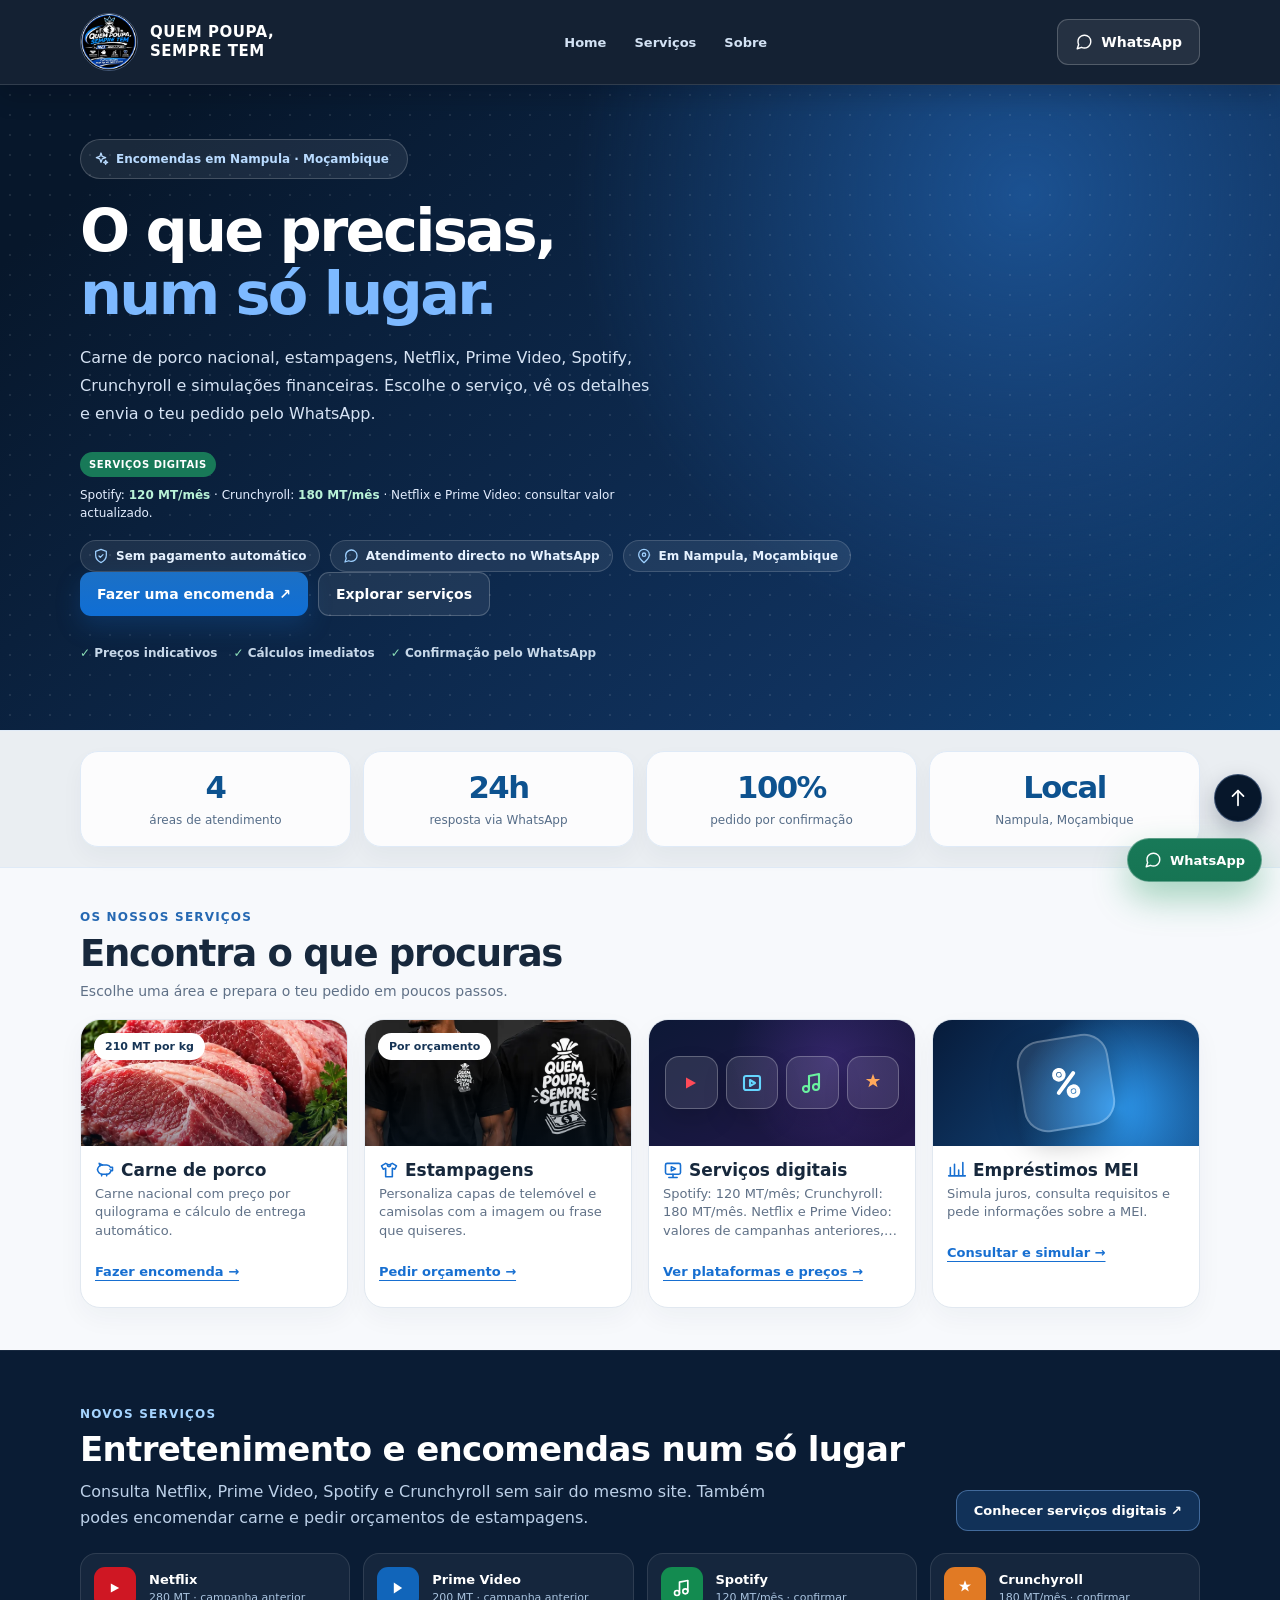
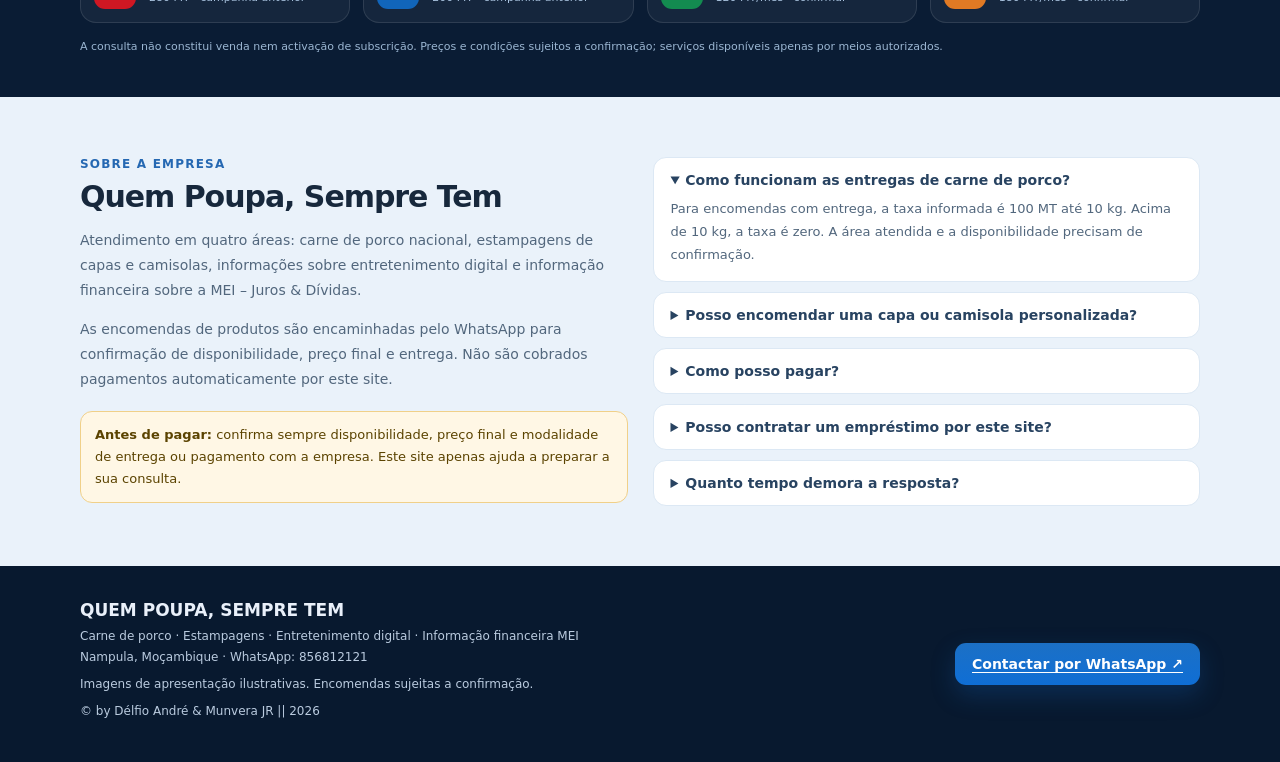
<file: index.html>
<!DOCTYPE html>
<html lang="pt-MZ">

<head>
  <meta charset="utf-8">
  <meta name="viewport" content="width=device-width,initial-scale=1,viewport-fit=cover">
  <meta name="theme-color" content="#07172b">
  <meta name="version" content="16" />
  <meta name="description"
    content="Quem Poupa, Sempre Tem em Nampula: carne de porco, estampagens, serviços digitais e simulações MEI. Consulta preços e disponibilidade pelo WhatsApp.">
  <meta property="og:type" content="website">
  <meta property="og:title" content="Quem Poupa, Sempre Tem | Loja e Serviços em Nampula">
  <meta property="og:description" content="Carne de porco, estampagens, serviços digitais e simulações MEI em Nampula, Moçambique. Consulta preços e disponibilidade no WhatsApp.">
  <meta property="og:image" content="assets/images/porco.webp">
  <meta property="og:site_name" content="Quem Poupa, Sempre Tem">
  <meta name="twitter:card" content="summary_large_image">
  <meta name="twitter:title" content="Quem Poupa, Sempre Tem | Loja e Serviços em Nampula">
  <meta name="twitter:description" content="Serviços e encomendas em Nampula: carne, estampagens, entretenimento digital e informações MEI.">
  <title>Quem Poupa, Sempre Tem | Loja e Serviços em Nampula</title>
  <link rel="stylesheet" href="assets/css/styles.css">
  <script type="application/ld+json">
    {
      "@context": "https://schema.org",
      "@type": "LocalBusiness",
      "name": "Quem Poupa, Sempre Tem",
      "description": "Loja e serviços em Nampula, Moçambique, com carne de porco, estampagens, serviços digitais e informações MEI.",
      "areaServed": "Nampula, Moçambique",
      "telephone": "+258856812121",
      "url": "https://wa.me/258856812121",
      "openingHours": "Mo-Sa 08:00-18:00",
      "priceRange": "$$",
      "sameAs": ["https://wa.me/258856812121"]
    }
  </script>
</head>

<body>
  <noscript>
    <div class="noscript-note"><svg class="icon-svg note-icon" viewBox="0 0 24 24" aria-hidden="true"><path d="M12 3 2.8 19h18.4L12 3Z"/><path d="M12 9v4m0 3h.01"/></svg> Este visualizador não permite cálculos automáticos. Abre o site publicado no Safari ou
      Chrome, com JavaScript activado, para calcular carne, empréstimos e actualizar encomendas.</div>
  </noscript>
  <a class="skip" href="#servicos">Ir aos serviços</a>
  <header class="top" id="header">
    <div class="container topin">
      <a href="#inicio" class="brand" aria-label="Quem Poupa, Sempre Tem — início"><img
          src="assets/images/logo.webp" width="310" height="310" decoding="async"
          alt="Logótipo Quem Poupa, Sempre Tem"><span><strong>QUEM POUPA,<br>SEMPRE TEM</strong></span></a>
      <nav class="topnav" aria-label="Navegação principal">
        <a href="#header">Home</a>
        <a href="#servicos">Serviços</a>
        <a href="#sobre">Sobre</a>
      </nav>
      <a class="outlinebtn header-contact" href="https://wa.me/258856812121" target="_blank" rel="noopener noreferrer">
        <svg class="icon-svg" viewBox="0 0 24 24" aria-hidden="true"><path d="M21 11.5a8.4 8.4 0 0 1-.9 3.8 8.5 8.5 0 0 1-7.6 4.7 8.4 8.4 0 0 1-3.8-.9L3 21l1.9-5.7a8.4 8.4 0 0 1-.9-3.8 8.5 8.5 0 0 1 4.7-7.6 8.4 8.4 0 0 1 3.8-.9h.5a8.5 8.5 0 0 1 8 8v.5Z"/></svg>
        <span>WhatsApp</span>
      </a>
    </div>
  </header>
  <main id="inicio">
    <section class="hero">
      <div class="container hero-grid">
        <div><span class="eyebrow"><svg class="icon-svg eyebrow-icon" viewBox="0 0 24 24" aria-hidden="true"><path d="m12 3 1.8 5.2L19 10l-5.2 1.8L12 17l-1.8-5.2L5 10l5.2-1.8L12 3Z"/><path d="m19 14 .9 2.1L22 17l-2.1.9L19 20l-.9-2.1L16 17l2.1-.9L19 14Z"/></svg>Encomendas em Nampula · Moçambique</span>
          <h1>O que precisas,<br><span>num só lugar.</span></h1>
          <p>Carne de porco nacional, estampagens, Netflix, Prime Video, Spotify, Crunchyroll e simulações financeiras.
            Escolhe o serviço, vê os detalhes e envia o teu pedido pelo WhatsApp.</p>
          <div class="hero-new"><span class="new-dot">SERVIÇOS DIGITAIS</span><span>Spotify: <b><span
                data-catalog-value="spotify">Consultar valor</span>/mês</b> · Crunchyroll: <b><span
                data-catalog-value="crunchyroll">Consultar valor</span>/mês</b> · Netflix e Prime Video: consultar valor actualizado.</span></div>
          <div class="trust-row" aria-label="Confiança e atendimento">
            <span class="trust-badge"><svg class="icon-svg" viewBox="0 0 24 24" aria-hidden="true"><path d="M12 22s8-4 8-11V5l-8-3-8 3v6c0 7 8 11 8 11Z"/><path d="m9 12 2 2 4-4"/></svg>Sem pagamento automático</span>
            <span class="trust-badge"><svg class="icon-svg" viewBox="0 0 24 24" aria-hidden="true"><path d="M21 11.5a8.4 8.4 0 0 1-.9 3.8 8.5 8.5 0 0 1-7.6 4.7 8.4 8.4 0 0 1-3.8-.9L3 21l1.9-5.7a8.4 8.4 0 0 1-.9-3.8 8.5 8.5 0 0 1 4.7-7.6 8.4 8.4 0 0 1 3.8-.9h.5a8.5 8.5 0 0 1 8 8v.5Z"/></svg>Atendimento directo no WhatsApp</span>
            <span class="trust-badge"><svg class="icon-svg" viewBox="0 0 24 24" aria-hidden="true"><path d="M20 10c0 5-8 12-8 12S4 15 4 10a8 8 0 1 1 16 0Z"/><circle cx="12" cy="10" r="2.5"/></svg>Em Nampula, Moçambique</span>
          </div>
          <div class="hero-actions"><a class="solidbtn" href="carne.html" target="_blank" rel="noopener noreferrer">Fazer uma encomenda ↗</a><a class="outlinebtn"
              href="#servicos">Explorar serviços</a></div>
          <div class="hero-bullets"><span><b>✓</b> Preços indicativos</span><span><b>✓</b> Cálculos
              imediatos</span><span><b>✓</b> Confirmação pelo WhatsApp</span></div>
        </div>
      </div>
    </section>
    <section class="stats-strip" aria-label="Indicadores do negócio">
      <div class="container stats-grid">
        <div class="stat-item">
          <strong>4</strong>
          <span>áreas de atendimento</span>
        </div>
        <div class="stat-item">
          <strong>24h</strong>
          <span>resposta via WhatsApp</span>
        </div>
        <div class="stat-item">
          <strong>100%</strong>
          <span>pedido por confirmação</span>
        </div>
        <div class="stat-item">
          <strong>Local</strong>
          <span>Nampula, Moçambique</span>
        </div>
      </div>
    </section>
    <section id="servicos" class="mainpad">
      <div class="container">
        <div class="section-lead">
          <div>
            <div class="section-label">Os nossos serviços</div>
            <h2>Encontra o que procuras</h2>
            <p>Escolhe uma área e prepara o teu pedido em poucos passos.</p>
          </div>
        </div>
        <div class="service-cards">
          <a class="service" href="carne.html" target="_blank" rel="noopener noreferrer">
            <div class="photo"><img
                src="assets/images/porco.webp" width="605" height="502" decoding="async"
                loading="lazy" alt="Imagem ilustrativa de carne de porco">
              <div class="shade"></div><span class="tag"><span data-catalog-value="porkPerKg">Consultar valor</span> por kg</span>
            </div>
            <div class="body">
              <h3><svg class="icon-svg" viewBox="0 0 24 24" aria-hidden="true"><path d="M3 12c0-3.3 2.7-6 6-6h5.2c1.9 0 3.5 1.1 4.3 2.7H21v4h-2c-.4 2.4-2.5 4.3-5 4.3H9c-3.3 0-6-2.7-6-6Z"/><path d="m6 7-1-3 4 2m9 5h.01M8 17v2m6 0v-2"/></svg>Carne de porco</h3>
              <p>Carne nacional com preço por quilograma e cálculo de entrega automático.</p><span class="service-link">
                Fazer encomenda →</span>
            </div>
          </a>
          <a class="service" href="estampagens.html" target="_blank" rel="noopener noreferrer">
            <div class="photo"><img
                src="assets/images/camisolas.webp" width="750" height="694" decoding="async"
                loading="lazy" alt="Exemplo ilustrativo de camisolas personalizadas">
              <div class="shade"></div><span class="tag">Por orçamento</span>
            </div>
            <div class="body">
              <h3><svg class="icon-svg" viewBox="0 0 24 24" aria-hidden="true"><path d="m8 4 4 2 4-2 5 3-2 4-3-1v10H8V10l-3 1-2-4 5-3Z"/><path d="M10 6c0 1.1.9 2 2 2s2-.9 2-2"/></svg>Estampagens</h3>
              <p>Personaliza capas de telemóvel e camisolas com a imagem ou frase que quiseres.</p><span
                class="service-link">Pedir orçamento →</span>
            </div>
          </a>
          <a class="service" href="servicos-digitais.html" target="_blank" rel="noopener noreferrer">
            <div class="digital-art" aria-hidden="true">
              <span class="digital-bubble d-b1">
                <svg class="icon-svg" viewBox="0 0 24 24" aria-hidden="true"><path d="M7 6.5v11l10-5.5-10-5.5Z" fill="currentColor" stroke="none"/></svg>
              </span>
              <span class="digital-bubble d-b2">
                <svg class="icon-svg" viewBox="0 0 24 24" aria-hidden="true"><rect x="4" y="5" width="16" height="14" rx="2"/><path d="m10 9 5 3-5 3V9Z"/></svg>
              </span>
              <span class="digital-bubble d-b3">
                <svg class="icon-svg" viewBox="0 0 24 24" aria-hidden="true"><path d="M9 18V5l10-2v13"/><circle cx="6" cy="18" r="3"/><circle cx="16" cy="16" r="3"/></svg>
              </span>
              <span class="digital-bubble d-b4">
                <svg class="icon-svg" viewBox="0 0 24 24" aria-hidden="true"><path d="M12 2.8 13.9 8l5.3-.1-4.3 3.1 1.7 5.3-4.6-3.1-4.6 3.1 1.7-5.3L4.8 7.9l5.3.1L12 2.8Z" fill="currentColor" stroke="none"/></svg>
              </span>
            </div>
            <div class="body">
              <h3><svg class="icon-svg" viewBox="0 0 24 24" aria-hidden="true"><rect x="3" y="4" width="18" height="13" rx="2"/><path d="m10 8 5 2.5-5 2.5V8Zm-3 13h10m-5-4v4"/></svg>Serviços digitais</h3>
              <p>Spotify: <span data-catalog-value="spotify">consultar valor</span>/mês; Crunchyroll: <span
                  data-catalog-value="crunchyroll">consultar valor</span>/mês. Netflix e Prime Video: valores de campanhas anteriores,
                sujeitos a confirmação.</p><span class="service-link">Ver plataformas e preços →</span>
            </div>
          </a>
          <a class="service" href="emprestimos-mei.html" target="_blank" rel="noopener noreferrer">
            <div class="finance-art" aria-hidden="true">
              <div class="symbol" aria-hidden="true"><svg class="icon-svg" viewBox="0 0 24 24"><path d="M7.5 16.5 16.5 7.5"/><path d="M9 7.2h.01M15.2 16.8h.01"/><circle cx="9" cy="7.2" r="2.5"/><circle cx="15.2" cy="16.8" r="2.5"/></svg></div>
            </div>
            <div class="body">
              <h3><svg class="icon-svg" viewBox="0 0 24 24" aria-hidden="true"><path d="M4 19V9m5 10V5m5 14v-7m5 7V3M2 19h20"/></svg>Empréstimos MEI</h3>
              <p>Simula juros, consulta requisitos e pede informações sobre a MEI.</p><span class="service-link">
                Consultar e simular →</span>
            </div>
          </a>
        </div>
      </div>
    </section>
    <section class="featureband" aria-label="Catálogo em destaque">
      <div class="container">
        <div class="featureband-header">
          <div><span class="section-label">Novos serviços</span>
            <h2>Entretenimento e encomendas num só lugar</h2>
            <p>Consulta Netflix, Prime Video, Spotify e Crunchyroll sem sair do mesmo site. Também podes encomendar
              carne e pedir orçamentos de estampagens.</p>
          </div><a class="featureband-cta" href="servicos-digitais.html" target="_blank" rel="noopener noreferrer">Conhecer serviços digitais ↗</a>
        </div>
        <div class="featuretiles"><a href="servicos-digitais.html" target="_blank" rel="noopener noreferrer" class="featuretile"><span class="featureglyph glyph-n"><svg class="icon-svg" viewBox="0 0 24 24" aria-hidden="true"><path d="M7 6.5v11l10-5.5-10-5.5Z" fill="currentColor" stroke="none"/></svg></span><span><b>Netflix</b><small><span data-catalog-value="netflix">Consultar valor</span> · campanha anterior</small></span></a><a href="servicos-digitais.html" target="_blank" rel="noopener noreferrer" class="featuretile"><span class="featureglyph glyph-p"><svg class="icon-svg" viewBox="0 0 24 24" aria-hidden="true"><path d="M7 5.5v13l10-6.5-10-6.5Z" fill="currentColor" stroke="none"/></svg></span><span><b>Prime Video</b><small><span data-catalog-value="primeVideo">Consultar valor</span> · campanha anterior</small></span></a><a href="servicos-digitais.html" target="_blank" rel="noopener noreferrer" class="featuretile"><span class="featureglyph glyph-s"><svg class="icon-svg" viewBox="0 0 24 24" aria-hidden="true"><path d="M9 18V5l10-2v13"/><circle cx="6" cy="18" r="3"/><circle cx="16" cy="16" r="3"/></svg></span><span><b>Spotify</b><small><span data-catalog-value="spotify">Consultar valor</span>/mês · confirmar</small></span></a><a href="servicos-digitais.html" target="_blank" rel="noopener noreferrer" class="featuretile"><span class="featureglyph glyph-c"><svg class="icon-svg" viewBox="0 0 24 24" aria-hidden="true"><path d="M12 2.8 13.9 8l5.3-.1-4.3 3.1 1.7 5.3-4.6-3.1-4.6 3.1 1.7-5.3L4.8 7.9l5.3.1L12 2.8Z" fill="currentColor" stroke="none"/></svg></span><span><b>Crunchyroll</b><small><span data-catalog-value="crunchyroll">Consultar valor</span>/mês · confirmar</small></span></a>
        </div>
        <p class="featurefineprint">A consulta não constitui venda nem activação de subscrição. Preços e condições
          sujeitos a confirmação; serviços disponíveis apenas por meios autorizados.</p>
      </div>
    </section>
    <section class="about" id="sobre">
      <div class="container aboutgrid">
        <div>
          <div class="section-label">Sobre a empresa</div>
          <h2>Quem Poupa, Sempre Tem</h2>
          <p>Atendimento em quatro áreas: carne de porco nacional, estampagens de capas e camisolas, informações sobre
            entretenimento digital e informação financeira sobre a MEI – Juros &amp; Dívidas.</p>
          <p>As encomendas de produtos são encaminhadas pelo WhatsApp para confirmação de disponibilidade, preço final e
            entrega. Não são cobrados pagamentos automaticamente por este site.</p>
          <div class="trust-notice" role="note">
            <strong>Antes de pagar:</strong> confirma sempre disponibilidade, preço final e modalidade de entrega ou
            pagamento com a empresa. Este site apenas ajuda a preparar a sua consulta.
          </div>
        </div>
        <div class="faq">
          <details open>
            <summary>Como funcionam as entregas de carne de porco?</summary>
            <p>Para encomendas com entrega, a taxa informada é <span data-catalog-value="deliveryFee">Consultar valor</span> até <span
                data-catalog-value="deliveryLimitKg">consultar</span> kg. Acima de <span
                data-catalog-value="deliveryLimitKg">consultar</span> kg, a taxa é zero. A área
              atendida e a disponibilidade precisam de confirmação.</p>
          </details>
          <details>
            <summary>Posso encomendar uma capa ou camisola personalizada?</summary>
            <p>Sim. Indica quantidade, modelo ou tamanho e a frase ou imagem desejada. A equipa confirmará o orçamento.
            </p>
          </details>
          <details>
            <summary>Como posso pagar?</summary>
            <p>São aceites e-Mola, M-Pesa, transferência bancária pelo Millennium bim e dinheiro presencial. Os dados de
              pagamento são fornecidos ou confirmados pelo responsável apenas após a confirmação da encomenda.</p>
          </details>
          <details>
            <summary>Posso contratar um empréstimo por este site?</summary>
            <p>Não. A secção financeira oferece apenas simulações matemáticas e informações gerais. Não recebe pedidos
              ou contratos de empréstimo.</p>
          </details>
          <details>
            <summary>Quanto tempo demora a resposta?</summary>
            <p>A resposta depende da disponibilidade e da sua solicitação, mas o contacto é feito diretamente pelo
              WhatsApp para confirmar o pedido em seguida.</p>
          </details>
        </div>
      </div>
    </section>
  </main>
  <footer>
    <div class="container footin">
      <div><strong>QUEM POUPA, SEMPRE TEM</strong>
        <p>Carne de porco · Estampagens · Entretenimento digital · Informação financeira MEI<br>Nampula, Moçambique ·
          WhatsApp: 856812121</p>
        <p>Imagens de apresentação ilustrativas. Encomendas sujeitas a confirmação.</p>
        <p>© by Délfio André & Munvera JR || 2026</p>
      </div><a class="solidbtn" href="https://wa.me/258856812121" target="_blank" rel="noopener noreferrer">Contactar
        por WhatsApp ↗</a>
    </div>
  </footer>
  <a class="back-to-header" href="#header" aria-label="Voltar ao cabeçalho" title="Voltar ao cabeçalho">
    <svg class="icon-svg" viewBox="0 0 24 24" aria-hidden="true"><path d="m6 10 6-6 6 6"/><path d="M12 4v16"/></svg>
  </a>
  <a class="site-cta-float" href="https://wa.me/258856812121?text=Ol%C3%A1%21%20Quero%20consultar%20a%20disponibilidade%20de%20um%20servi%C3%A7o.%0A%0AQuantidade%3A%20A%20informar%0APre%C3%A7o%20por%20unidade%3A%20A%20confirmar%0ASubtotal%3A%20A%20confirmar%0AModalidade%3A%20A%20combinar%0ATaxa%20de%20entrega%3A%20A%20confirmar%0ATotal%20estimado%3A%20A%20confirmar%0ABairro%2Flocal%3A%20A%20informar%0AData%20pretendida%3A%20A%20combinar%0AObserva%C3%A7%C3%B5es%3A%20Nenhuma" target="_blank" rel="noopener noreferrer" aria-label="Enviar pedido pelo WhatsApp">
    <svg class="icon-svg" viewBox="0 0 24 24" aria-hidden="true"><path d="M21 11.5a8.4 8.4 0 0 1-.9 3.8 8.5 8.5 0 0 1-7.6 4.7 8.4 8.4 0 0 1-3.8-.9L3 21l1.9-5.7a8.4 8.4 0 0 1-.9-3.8 8.5 8.5 0 0 1 4.7-7.6 8.4 8.4 0 0 1 3.8-.9h.5a8.5 8.5 0 0 1 8 8v.5Z"/></svg>
    <span>WhatsApp</span>
  </a>
  <script defer src="assets/js/main.js"></script>
</body>

</html>
</file>
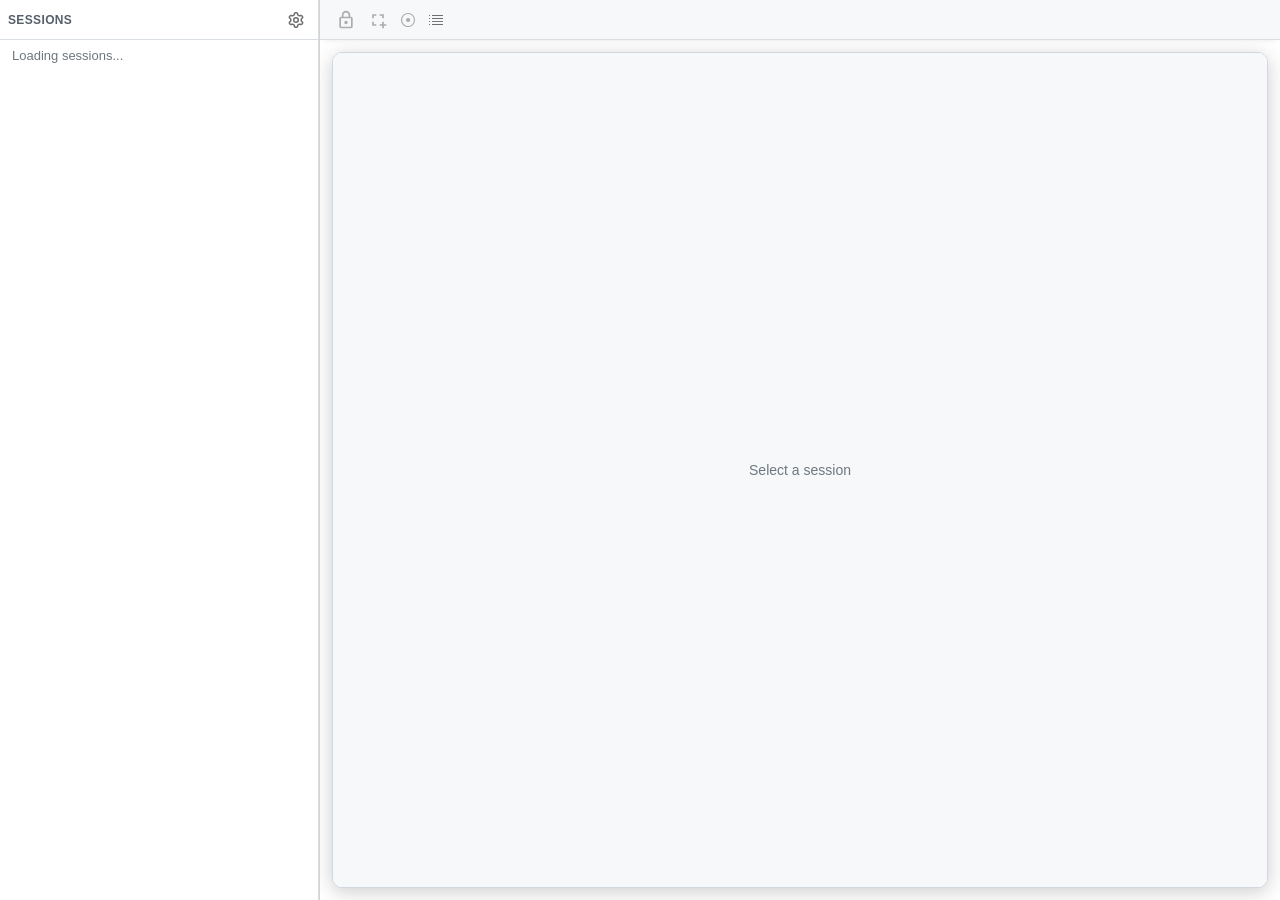
<file: node_modules/playwright-core/lib/vite/dashboard/index.html>
<!--
  Copyright (c) Microsoft Corporation.

  Licensed under the Apache License, Version 2.0 (the "License");
  you may not use this file except in compliance with the License.
  You may obtain a copy of the License at

      http://www.apache.org/licenses/LICENSE-2.0

  Unless required by applicable law or agreed to in writing, software
  distributed under the License is distributed on an "AS IS" BASIS,
  WITHOUT WARRANTIES OR CONDITIONS OF ANY KIND, either express or implied.
  See the License for the specific language governing permissions and
  limitations under the License.
-->
<!DOCTYPE html>
<html lang="en" translate="no">
  <head>
    <meta charset="UTF-8">
    <meta name="viewport" content="width=device-width, initial-scale=1.0">
    <link rel="icon" href="./playwright-logo.svg" type="image/svg+xml">
    <title>Playwright Dashboard</title>
    <script type="module" crossorigin src="./assets/index-C_gcIYdA.js"></script>
    <link rel="stylesheet" crossorigin href="./assets/index-BnQkOdFO.css">
  </head>
  <body>
    <div id="root"></div>
  </body>
</html>
</file>
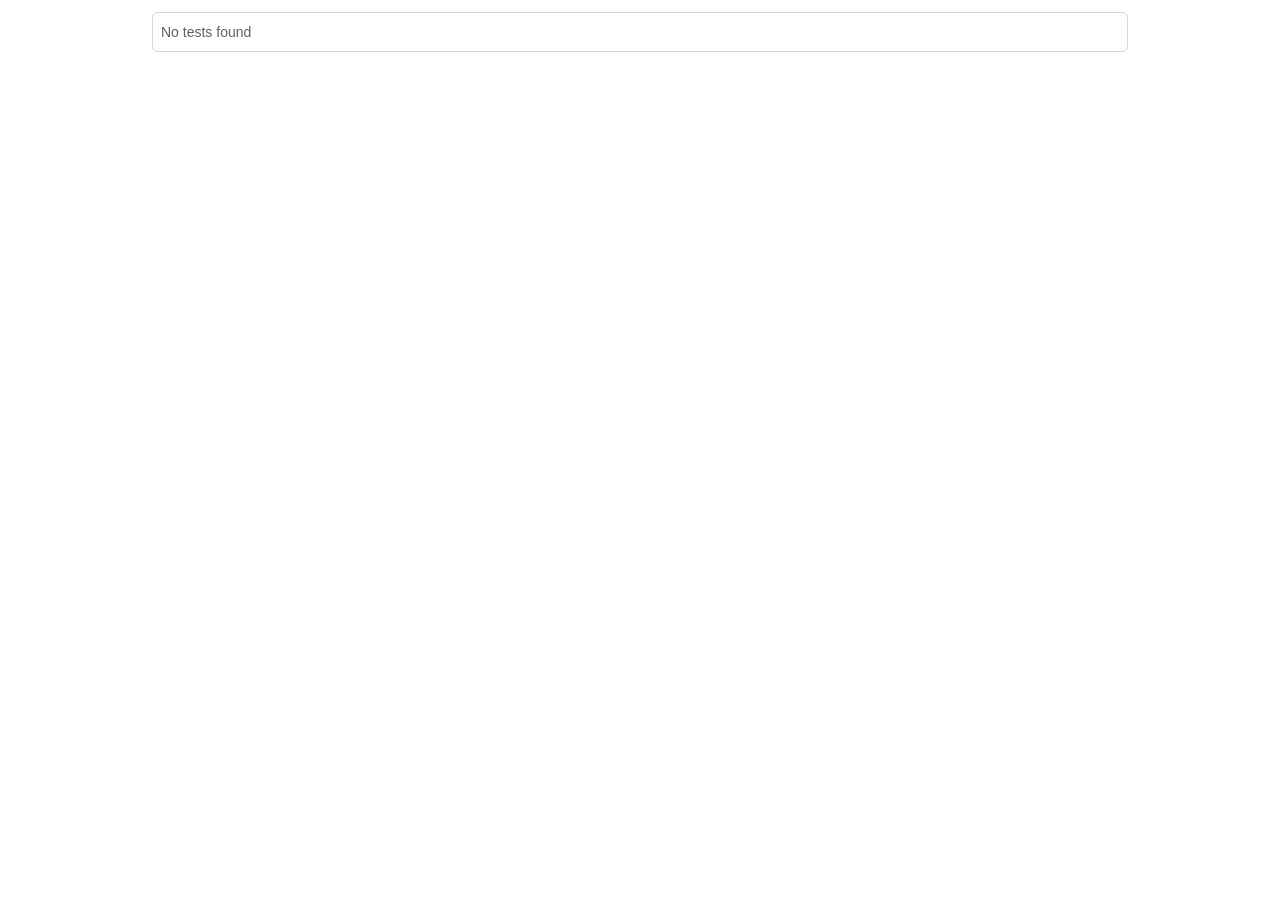
<file: node_modules/playwright-core/lib/vite/htmlReport/index.html>
<!DOCTYPE html>
<html style='scrollbar-gutter: stable both-edges;'>
  <head>
    <meta charset='UTF-8'>
    <meta name='color-scheme' content='dark light'>
    <meta name='viewport' content='width=device-width, initial-scale=1.0'>
    <title>Playwright Test Report</title>
    <script type="module" crossorigin src="./report.js"></script>
    <link rel="stylesheet" crossorigin href="./report.css">
  </head>
  <body>
    <div id='root'></div>
  </body>
</html>
</file>
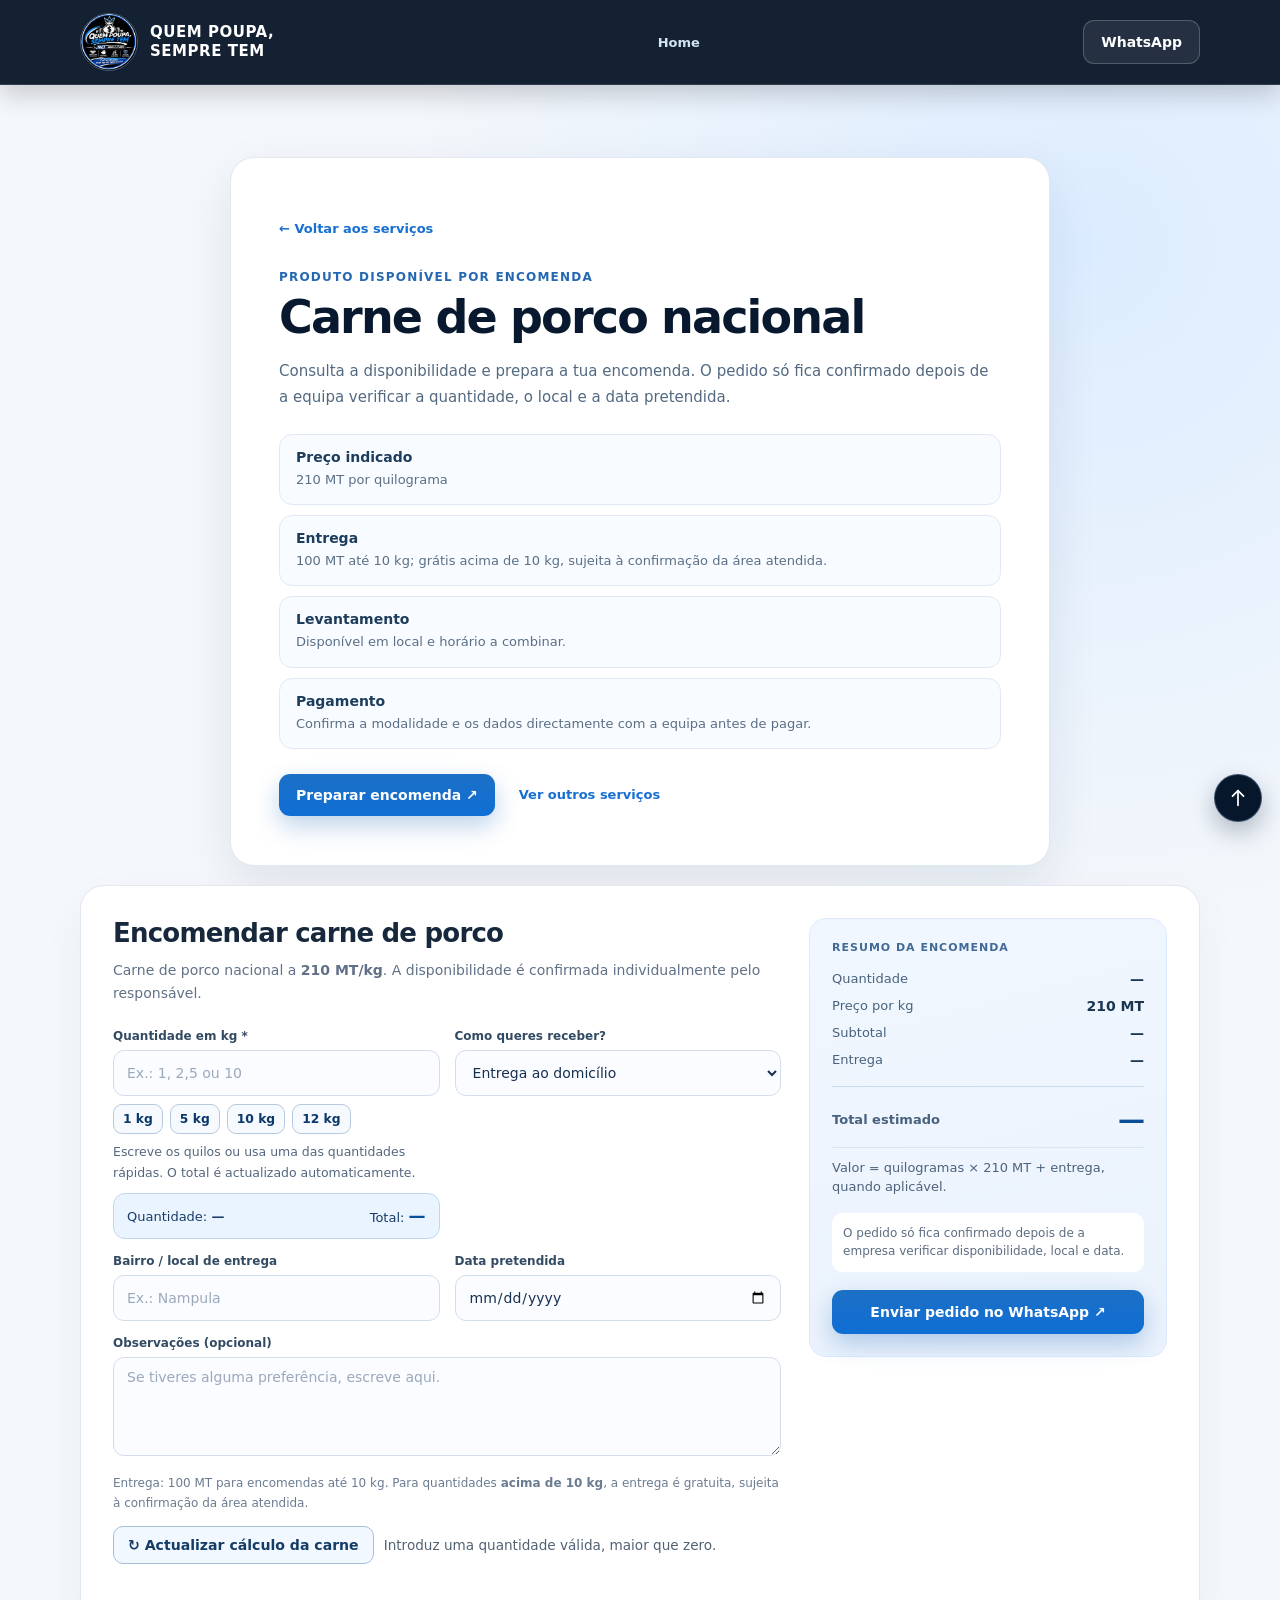
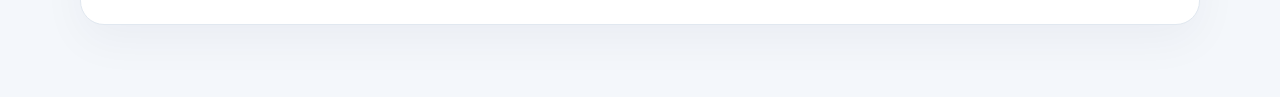
<file: carne.html>
<!DOCTYPE html>
<html lang="pt-MZ">

<head>
  <meta charset="utf-8">
  <meta name="viewport" content="width=device-width,initial-scale=1,viewport-fit=cover">
  <meta name="theme-color" content="#07172b">
  <meta name="description"
    content="Informações sobre encomendas de carne de porco nacional em Nampula, com preço e condições de entrega.">
  <meta property="og:type" content="website">
  <meta property="og:title" content="Carne de porco nacional em Nampula | Quem Poupa, Sempre Tem">
  <meta property="og:description"
    content="Informações sobre encomendas de carne de porco nacional em Nampula, com preço e condições de entrega.">
  <meta property="og:site_name" content="Quem Poupa, Sempre Tem">
  <title>Carne de porco | Quem Poupa, Sempre Tem</title>
  <link rel="stylesheet" href="assets/css/styles.css">
</head>

<body>
  <a class="skip" href="#conteudo">Ir para o conteúdo principal</a>
  <header class="top" id="header">
    <div class="container topin">
      <a href="index.html#inicio" class="brand" aria-label="Quem Poupa, Sempre Tem — início">
        <img src="assets/images/logo.webp" width="310" height="310" decoding="async" alt="">
        <span><strong>QUEM POUPA,<br>SEMPRE TEM</strong></span>
      </a>
      <nav class="topnav" aria-label="Navegação principal">
        <a href="#header">Home</a>
      </nav>
      <a class="outlinebtn header-contact" href="https://wa.me/258856812121" target="_blank"
        rel="noopener noreferrer">WhatsApp</a>
    </div>
  </header>
  <main id="conteudo" class="service-detail-page" tabindex="-1">
    <article class="service-detail container">
      <a class="service-detail-back" href="index.html#servicos">← Voltar aos serviços</a>
      <div class="section-label">Produto disponível por encomenda</div>
      <h1>Carne de porco nacional</h1>
      <p>Consulta a disponibilidade e prepara a tua encomenda. O pedido só fica confirmado depois de a equipa verificar
        a quantidade, o local e a data pretendida.</p>
      <ul class="service-detail-list">
        <li><strong>Preço indicado</strong><span><span data-catalog-value="porkPerKg">Consultar valor</span> por quilograma</span></li>
        <li><strong>Entrega</strong><span><span data-catalog-value="deliveryFee">Consultar valor</span> até <span
              data-catalog-value="deliveryLimitKg">consultar</span> kg; grátis acima de <span
              data-catalog-value="deliveryLimitKg">consultar</span> kg, sujeita à confirmação da área atendida.</span></li>
        <li><strong>Levantamento</strong><span>Disponível em local e horário a combinar.</span></li>
        <li><strong>Pagamento</strong><span>Confirma a modalidade e os dados directamente com a equipa antes de pagar.</span></li>
      </ul>
      <div class="service-detail-actions">
        <a class="solidbtn" href="#painel-carne">Preparar encomenda ↗</a>
        <a class="service-detail-link" href="index.html#servicos">Ver outros serviços</a>
      </div>
    </article>
    <div class="container">
      <div id="calc-browser-warning" class="calc-browser-warning" role="status">Esta pré-visualização não está a executar os cálculos. Abre o site num navegador com JavaScript activado.</div>
      <div id="painel-carne" class="panel">
        <div>
          <h3>Encomendar carne de porco</h3>
          <p class="intro">Carne de porco nacional a <strong><span
                data-catalog-value="porkPerKg">Consultar valor</span>/kg</strong>. A disponibilidade é confirmada
            individualmente pelo responsável.</p>
          <div class="form-grid">
            <div class="field"><label for="kg">Quantidade em kg *</label><input id="kg" inputmode="decimal"
                type="text" placeholder="Ex.: 1, 2,5 ou 10" autocomplete="off">
              <div class="quick-values" aria-label="Quantidades rápidas">
                <button type="button" class="quick-option" data-kg="1">1 kg</button>
                <button type="button" class="quick-option" data-kg="5">5 kg</button>
                <button type="button" class="quick-option" data-kg="10">10 kg</button>
                <button type="button" class="quick-option" data-kg="12">12 kg</button>
              </div><span class="hint calc-hint">Escreve os quilos ou usa uma das quantidades rápidas. O total é
                actualizado automaticamente.</span>
              <div class="instant-result" aria-live="polite"><span>Quantidade: <b id="live-kg">—</b></span><span>Total:
                  <strong id="live-pork">—</strong></span></div>
            </div>
            <div class="field"><label for="modo">Como queres receber?</label><select id="modo">
                <option value="entrega">Entrega ao domicílio</option>
                <option value="levantamento">Levantamento a combinar</option>
              </select></div>
            <div class="field"><label for="bairro">Bairro / local de entrega</label><input id="bairro" type="text"
                placeholder="Ex.: Nampula"></div>
            <div class="field"><label for="data">Data pretendida</label><input id="data" type="date"></div>
            <div class="field wide"><label for="obs">Observações (opcional)</label><textarea id="obs"
                placeholder="Se tiveres alguma preferência, escreve aqui."></textarea></div>
          </div>
          <p class="hint">Entrega: <span data-catalog-value="deliveryFee">Consultar valor</span> para encomendas até
            <span data-catalog-value="deliveryLimitKg">consultar</span> kg. Para quantidades <strong>acima de
              <span data-catalog-value="deliveryLimitKg">consultar</span> kg</strong>,
            a entrega é gratuita, sujeita à confirmação da área atendida.</p>
          <div class="calc-tools"><button id="atualizar-carne" type="button" class="calc-refresh">↻ Actualizar cálculo
              da carne</button><span id="status-carne" aria-live="polite">Introduz os quilogramas para
              calcular.</span></div>
          <p class="required-note" id="erro-carne" role="alert"></p>
        </div>
        <aside class="summary">
          <div class="eyebrow2">Resumo da encomenda</div>
          <div class="price-row"><span>Quantidade</span><strong id="q-kg">—</strong></div>
          <div class="price-row"><span>Preço por kg</span><strong data-catalog-value="porkPerKg">Consultar valor</strong></div>
          <div class="price-row"><span>Subtotal</span><strong id="subtotal">—</strong></div>
          <div class="price-row"><span>Entrega</span><strong id="taxa">—</strong></div>
          <div class="price-row total-row"><span><b>Total estimado</b></span><strong id="total-carne">—</strong></div>
          <div class="calc-explain" id="carne-formula" aria-live="polite">Valor = quilogramas × preço por kg + entrega,
            quando aplicável.</div>
          <div class="price-note">O pedido só fica confirmado depois de a empresa verificar disponibilidade, local e
            data.</div>
          <a class="solidbtn action" id="enviar-carne"
            href="https://wa.me/258856812121?text=Ol%C3%A1%21%20Gostaria%20de%20encomendar%20carne%20de%20porco."
            target="_blank" rel="noopener noreferrer">Enviar pedido no WhatsApp ↗</a>
        </aside>
      </div>
    </div>
  </main>
  <a class="back-to-header" href="#header" aria-label="Voltar ao cabeçalho" title="Voltar ao cabeçalho">
    <svg class="icon-svg" viewBox="0 0 24 24" aria-hidden="true"><path d="m6 10 6-6 6 6"/><path d="M12 4v16"/></svg>
  </a>
  <script defer src="assets/js/main.js"></script>
</body>

</html>
</file>
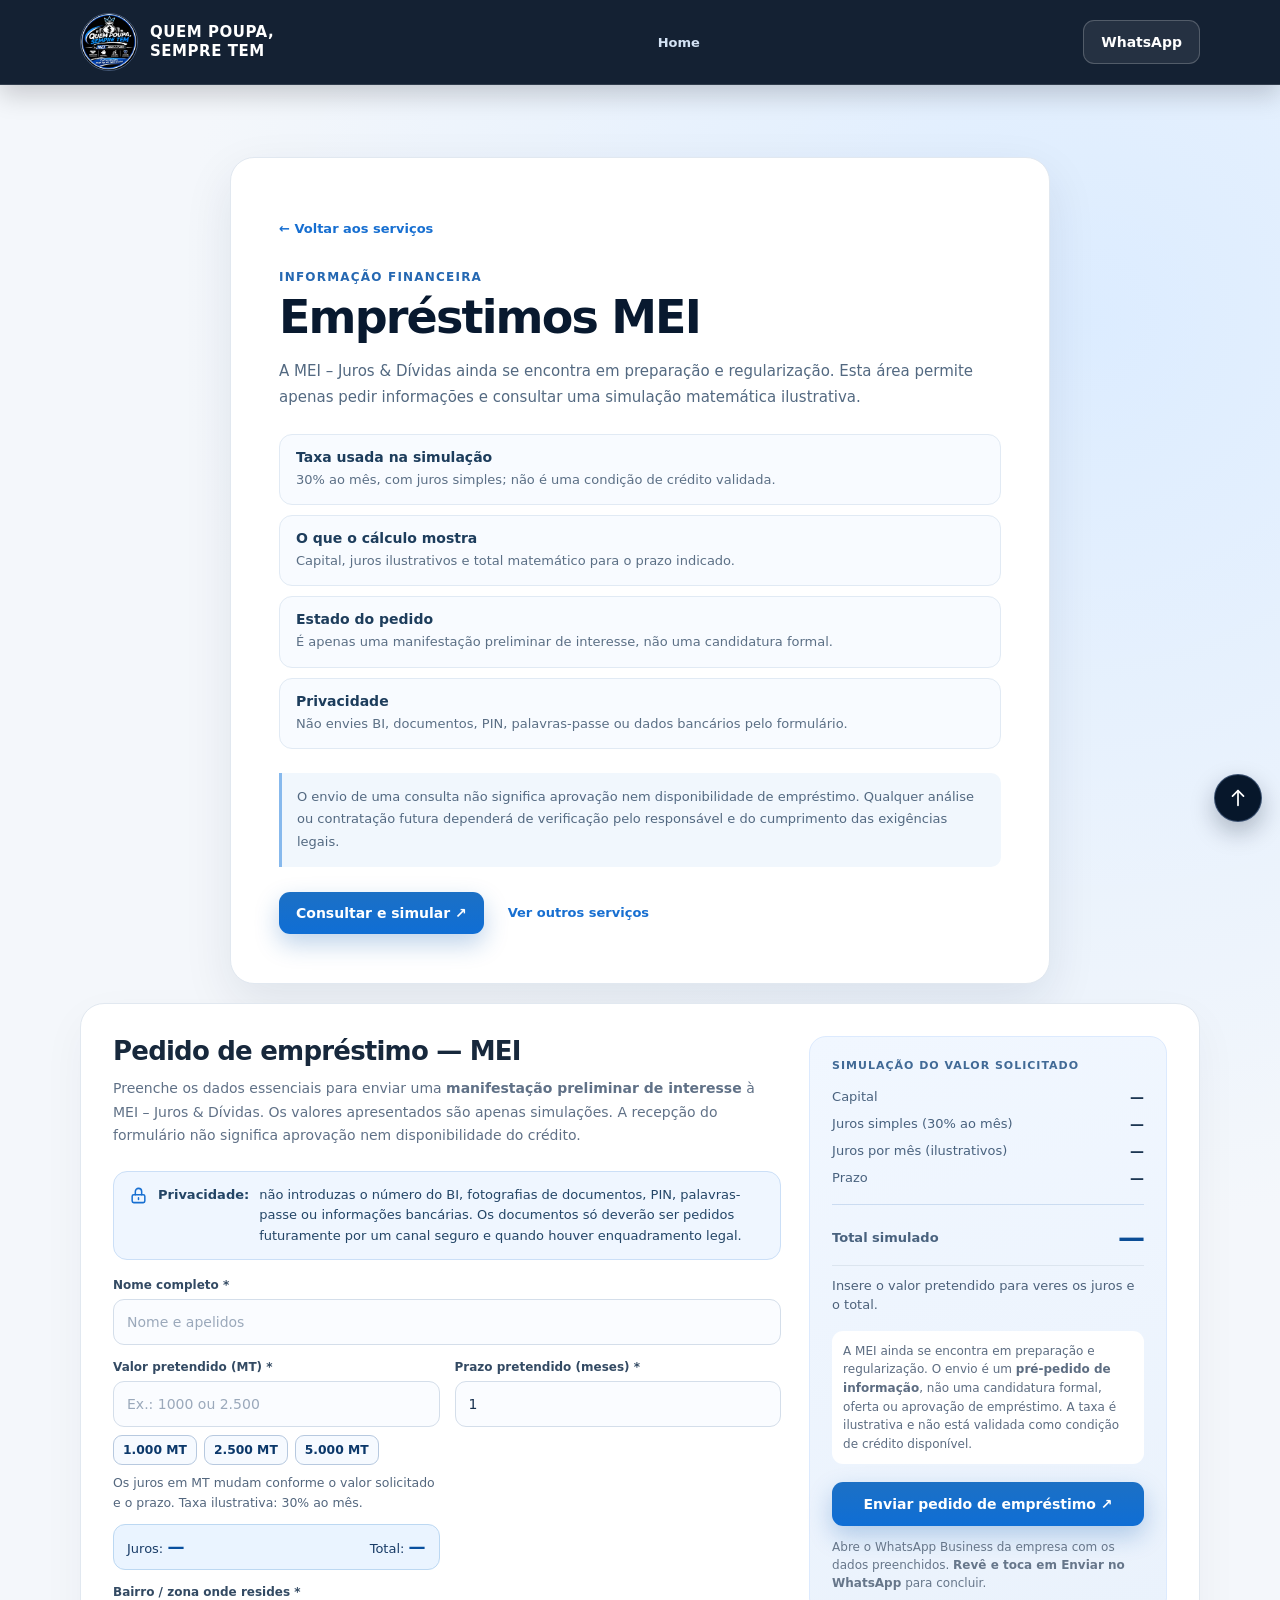
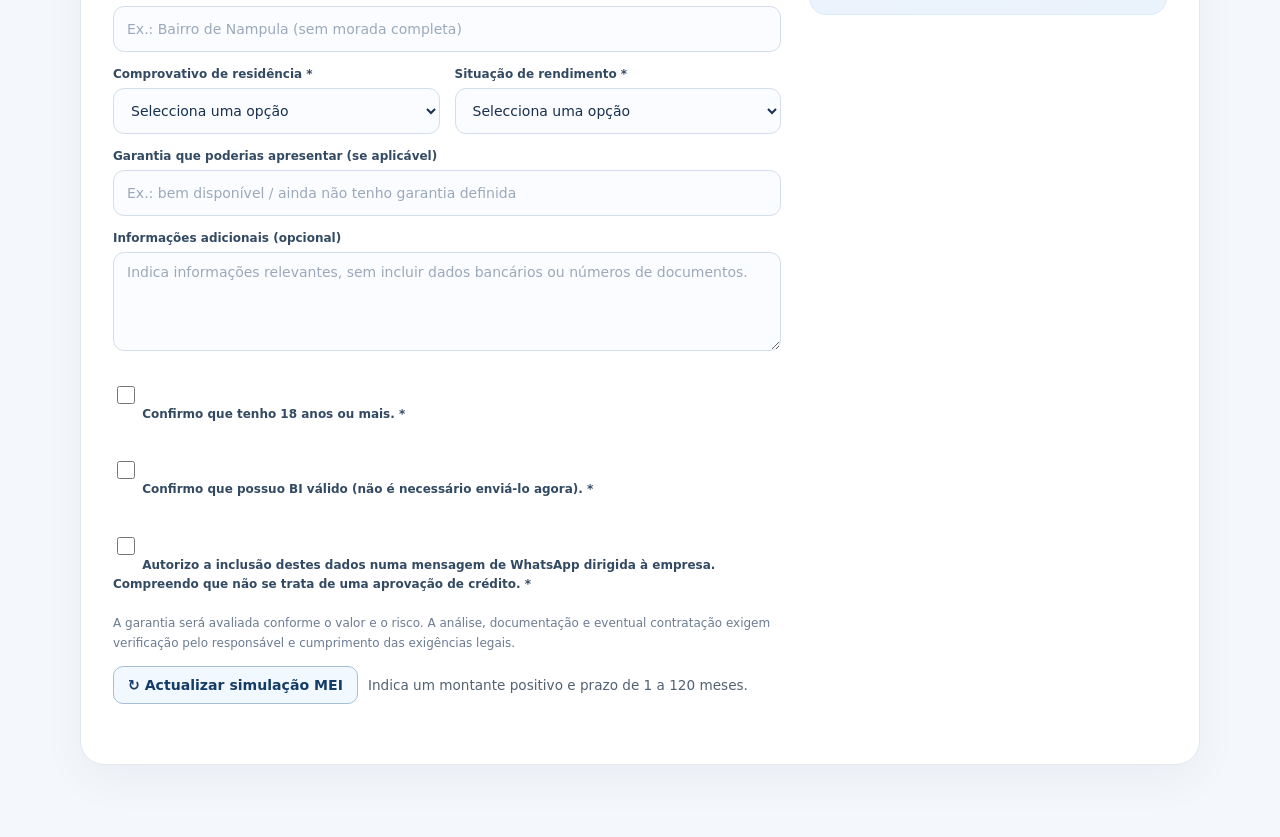
<file: emprestimos-mei.html>
<!DOCTYPE html>
<html lang="pt-MZ">

<head>
  <meta charset="utf-8">
  <meta name="viewport" content="width=device-width,initial-scale=1,viewport-fit=cover">
  <meta name="theme-color" content="#07172b">
  <meta name="description"
    content="Informações e simulação matemática ilustrativa sobre a MEI – Juros & Dívidas.">
  <meta property="og:type" content="website">
  <meta property="og:title" content="Informações MEI | Quem Poupa, Sempre Tem">
  <meta property="og:description"
    content="Informações e simulação matemática ilustrativa sobre a MEI – Juros & Dívidas.">
  <meta property="og:site_name" content="Quem Poupa, Sempre Tem">
  <title>Informações MEI | Quem Poupa, Sempre Tem</title>
  <link rel="stylesheet" href="assets/css/styles.css">
</head>

<body>
  <a class="skip" href="#conteudo">Ir para o conteúdo principal</a>
  <header class="top" id="header">
    <div class="container topin">
      <a href="index.html#inicio" class="brand" aria-label="Quem Poupa, Sempre Tem — início">
        <img src="assets/images/logo.webp" width="310" height="310" decoding="async" alt="">
        <span><strong>QUEM POUPA,<br>SEMPRE TEM</strong></span>
      </a>
      <nav class="topnav" aria-label="Navegação principal">
        <a href="#header">Home</a>
      </nav>
      <a class="outlinebtn header-contact" href="https://wa.me/258856812121" target="_blank"
        rel="noopener noreferrer">WhatsApp</a>
    </div>
  </header>
  <main id="conteudo" class="service-detail-page" tabindex="-1">
    <article class="service-detail container">
      <a class="service-detail-back" href="index.html#servicos">← Voltar aos serviços</a>
      <div class="section-label">Informação financeira</div>
      <h1>Empréstimos MEI</h1>
      <p>A MEI – Juros &amp; Dívidas ainda se encontra em preparação e regularização. Esta área permite apenas pedir
        informações e consultar uma simulação matemática ilustrativa.</p>
      <ul class="service-detail-list">
        <li><strong>Taxa usada na simulação</strong><span><span
              data-catalog-value="meiMonthlyRate">Consultar taxa</span> ao mês, com juros simples; não é uma condição de crédito validada.</span></li>
        <li><strong>O que o cálculo mostra</strong><span>Capital, juros ilustrativos e total matemático para o prazo indicado.</span></li>
        <li><strong>Estado do pedido</strong><span>É apenas uma manifestação preliminar de interesse, não uma candidatura formal.</span></li>
        <li><strong>Privacidade</strong><span>Não envies BI, documentos, PIN, palavras-passe ou dados bancários pelo formulário.</span></li>
      </ul>
      <p class="service-detail-note">O envio de uma consulta não significa aprovação nem disponibilidade de empréstimo.
        Qualquer análise ou contratação futura dependerá de verificação pelo responsável e do cumprimento das exigências legais.</p>
      <div class="service-detail-actions">
        <a class="solidbtn" href="#painel-mei">Consultar e simular ↗</a>
        <a class="service-detail-link" href="index.html#servicos">Ver outros serviços</a>
      </div>
    </article>
    <div class="container">
      <div id="calc-browser-warning" class="calc-browser-warning" role="status">Esta pré-visualização não está a executar os cálculos. Abre o site num navegador com JavaScript activado.</div>
      <div id="painel-mei" class="panel">
        <div>
          <h3>Pedido de empréstimo — MEI</h3>
          <p class="intro">Preenche os dados essenciais para enviar uma <strong>manifestação preliminar de
              interesse</strong> à MEI – Juros &amp; Dívidas. Os valores apresentados são apenas simulações. A recepção
            do formulário não significa aprovação nem disponibilidade do crédito.</p>
          <div class="loan-note"><svg class="icon-svg" viewBox="0 0 24 24" aria-hidden="true"><rect x="4" y="11" width="16" height="10" rx="2"/><path d="M8 11V7a4 4 0 0 1 8 0v4m-4 4v2"/></svg><strong>Privacidade:</strong> não introduzas o número do BI, fotografias de
            documentos, PIN, palavras-passe ou informações bancárias. Os documentos só deverão ser pedidos futuramente
            por um canal seguro e quando houver enquadramento legal.</div>
          <div class="form-grid loan-fields">
            <div class="field wide"><label for="mei-nome">Nome completo *</label><input id="mei-nome" type="text"
                autocomplete="name" maxlength="120" placeholder="Nome e apelidos" required></div>
            <div class="field"><label for="capital">Valor pretendido (MT) *</label><input id="capital"
                inputmode="decimal" type="text" placeholder="Ex.: 1000 ou 2.500" autocomplete="off" required>
              <div class="quick-values" aria-label="Montantes rápidos">
                <button type="button" class="quick-option" data-capital="1000">1.000 MT</button>
                <button type="button" class="quick-option" data-capital="2500">2.500 MT</button>
                <button type="button" class="quick-option" data-capital="5000">5.000 MT</button>
              </div><span class="hint calc-hint">Os juros em MT mudam conforme o valor solicitado e o prazo. Taxa
                ilustrativa: <span data-catalog-value="meiMonthlyRate">consultar taxa</span> ao mês.</span>
              <div class="instant-result" aria-live="polite"><span>Juros: <strong id="live-interest">—</strong></span>
                <span>Total: <strong id="live-loan-total">—</strong></span></div>
            </div>
            <div class="field"><label for="meses">Prazo pretendido (meses) *</label><input id="meses" type="number"
                inputmode="numeric" min="1" max="120" step="1" value="1" required></div>
            <div class="field wide"><label for="mei-residencia">Bairro / zona onde resides *</label><input
                id="mei-residencia" type="text" maxlength="100"
                placeholder="Ex.: Bairro de Nampula (sem morada completa)" required></div>
            <div class="field"><label for="mei-comprovativo">Comprovativo de residência *</label><select
                id="mei-comprovativo">
                <option value="">Selecciona uma opção</option>
                <option value="Declaração do bairro">Tenho declaração do bairro</option>
                <option value="Outro comprovativo">Tenho outro comprovativo</option>
                <option value="Ainda não possuo">Ainda não possuo</option>
              </select></div>
            <div class="field"><label for="mei-rendimento">Situação de rendimento *</label><select id="mei-rendimento">
                <option value="">Selecciona uma opção</option>
                <option value="Trabalho por conta de outrem">Trabalho por conta de outrem</option>
                <option value="Negócio próprio">Negócio próprio</option>
                <option value="Outras fontes de rendimento">Outras fontes de rendimento</option>
                <option value="Sem rendimento declarado">Sem rendimento declarado</option>
                <option value="Prefiro explicar ao responsável">Prefiro explicar ao responsável</option>
              </select></div>
            <div class="field wide"><label for="mei-garantia">Garantia que poderias apresentar (se
                aplicável)</label><input id="mei-garantia" type="text" maxlength="140"
                placeholder="Ex.: bem disponível / ainda não tenho garantia definida"></div>
            <div class="field wide"><label for="mei-observacoes">Informações adicionais (opcional)</label><textarea
                id="mei-observacoes" maxlength="450"
                placeholder="Indica informações relevantes, sem incluir dados bancários ou números de documentos."></textarea>
            </div>
            <div class="field wide"><label class="loan-check"><input id="mei-maior" type="checkbox"> <span>Confirmo que
                  tenho <strong>18 anos ou mais</strong>. *</span></label></div>
            <div class="field wide"><label class="loan-check"><input id="mei-bi" type="checkbox"> <span>Confirmo que
                  possuo <strong>BI válido</strong> (não é necessário enviá-lo agora). *</span></label></div>
            <div class="field wide"><label class="loan-check"><input id="mei-consente" type="checkbox"> <span>Autorizo
                  a inclusão destes dados numa mensagem de WhatsApp dirigida à empresa. Compreendo que não se trata de
                  uma aprovação de crédito. *</span></label></div>
          </div>
          <p class="hint">A garantia será avaliada conforme o valor e o risco. A análise, documentação e eventual
            contratação exigem verificação pelo responsável e cumprimento das exigências legais.</p>
          <div class="calc-tools"><button id="atualizar-mei" type="button" class="calc-refresh">↻ Actualizar simulação
              MEI</button><span id="status-mei" aria-live="polite">Introduz valor e prazo para simular.</span></div>
          <p class="required-note" id="erro-mei" role="alert"></p>
        </div>
        <aside class="summary">
          <div class="eyebrow2">Simulação do valor solicitado</div>
          <div class="price-row"><span>Capital</span><strong id="sim-capital">—</strong></div>
          <div class="price-row"><span>Juros simples (<span
                data-catalog-value="meiMonthlyRate">consultar taxa</span> ao mês)</span><strong id="sim-juros">—</strong></div>
          <div class="price-row"><span>Juros por mês (ilustrativos)</span><strong id="sim-juros-mes">—</strong></div>
          <div class="price-row"><span>Prazo</span><strong id="sim-prazo">—</strong></div>
          <div class="price-row total-row"><span><b>Total simulado</b></span><strong id="sim-total">—</strong></div>
          <div class="calc-explain" id="sim-formula" aria-live="polite">Insere o valor pretendido para veres os juros
            e o total.</div>
          <div class="price-note">A MEI ainda se encontra em preparação e regularização. O envio é um
            <strong>pré-pedido de informação</strong>, não uma candidatura formal, oferta ou aprovação de empréstimo.
            A taxa é ilustrativa e não está validada como condição de crédito disponível.</div>
          <a class="solidbtn action" id="enviar-mei"
            href="https://wa.me/258856812121?text=Ol%C3%A1%21%20Quero%20informa%C3%A7%C3%B5es%20sobre%20a%20MEI."
            target="_blank" rel="noopener noreferrer">Enviar pedido de empréstimo ↗</a>
          <div class="loan-under">Abre o WhatsApp Business da empresa com os dados preenchidos. <strong>Revê e toca em
              Enviar no WhatsApp</strong> para concluir.</div>
        </aside>
      </div>
    </div>
  </main>
  <a class="back-to-header" href="#header" aria-label="Voltar ao cabeçalho" title="Voltar ao cabeçalho">
    <svg class="icon-svg" viewBox="0 0 24 24" aria-hidden="true"><path d="m6 10 6-6 6 6"/><path d="M12 4v16"/></svg>
  </a>
  <script defer src="assets/js/main.js"></script>
</body>

</html>
</file>
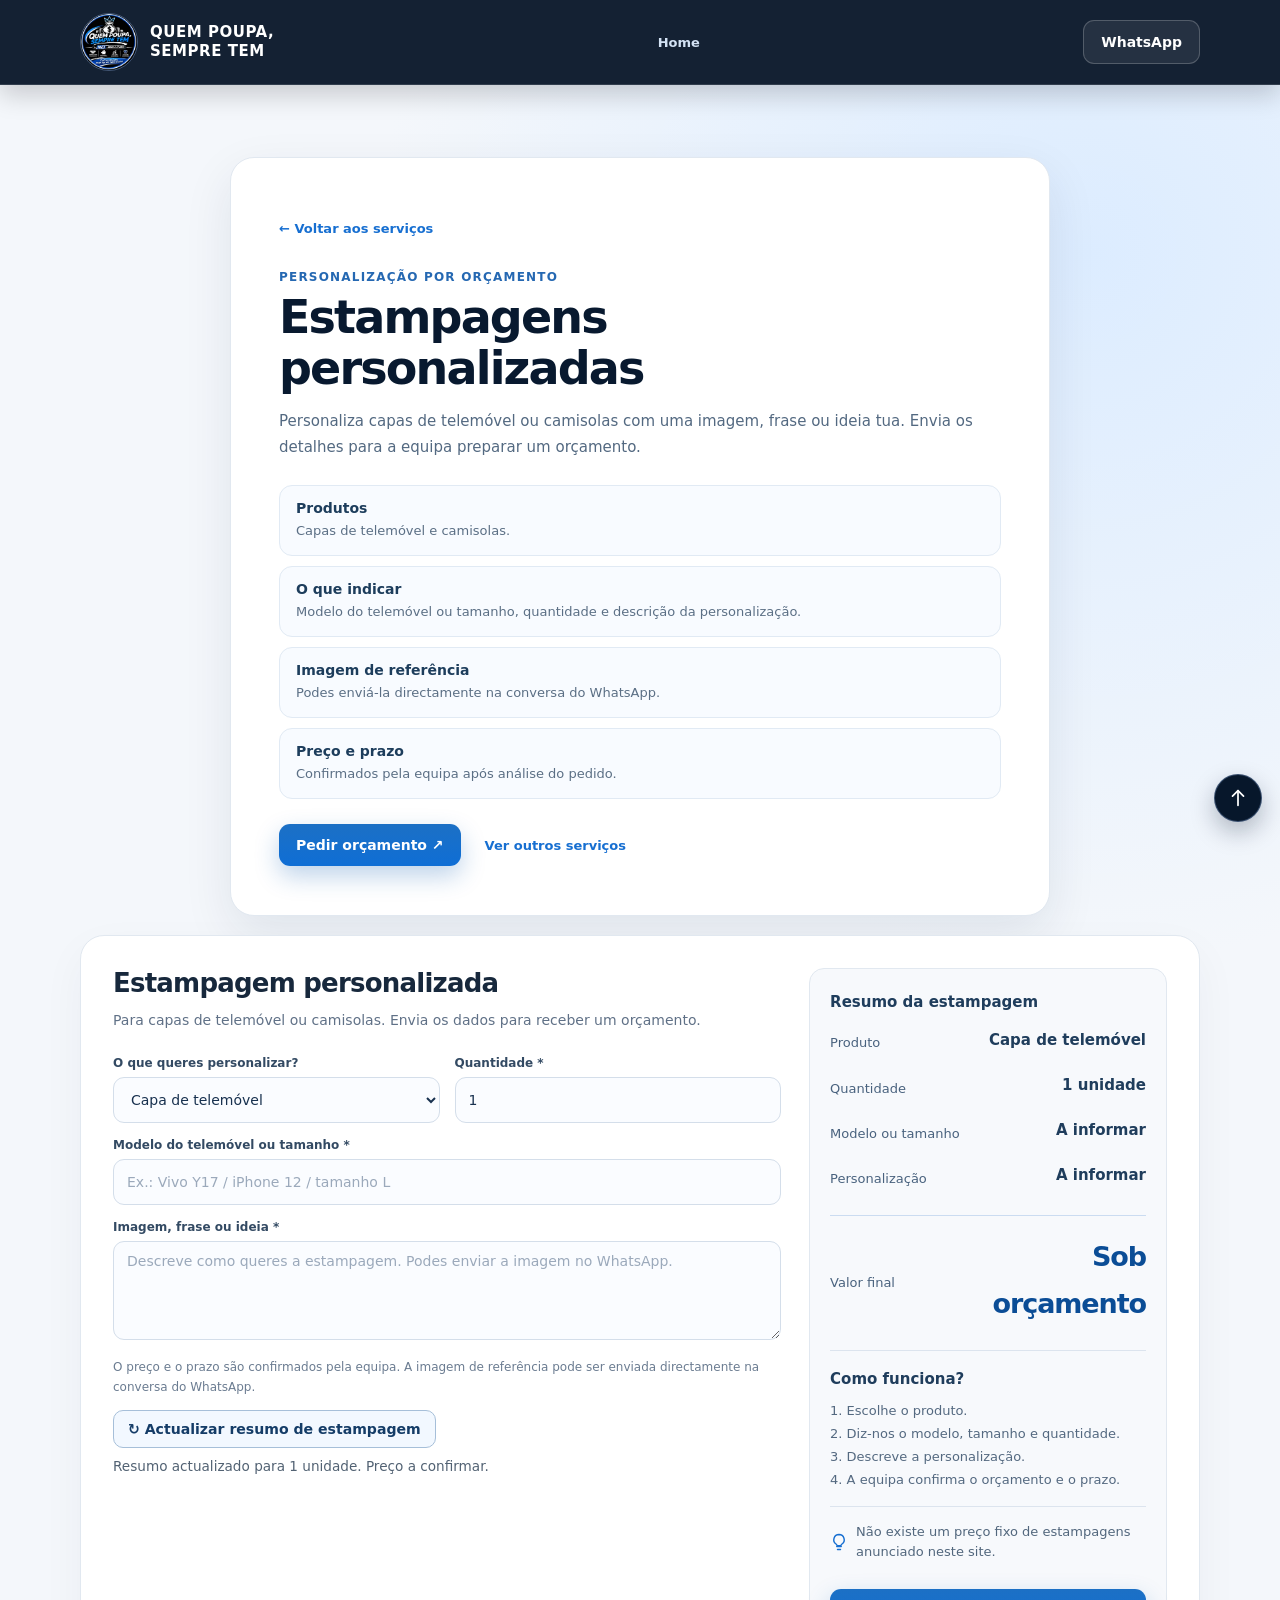
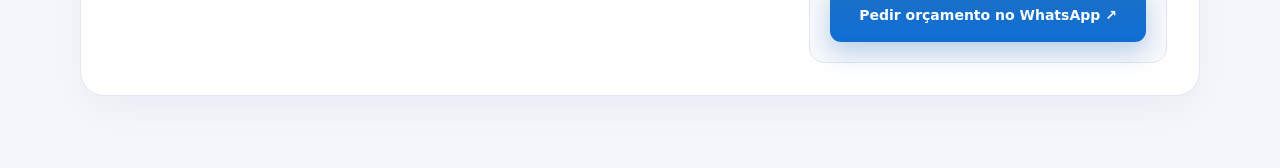
<file: estampagens.html>
<!DOCTYPE html>
<html lang="pt-MZ">

<head>
  <meta charset="utf-8">
  <meta name="viewport" content="width=device-width,initial-scale=1,viewport-fit=cover">
  <meta name="theme-color" content="#07172b">
  <meta name="description"
    content="Peça um orçamento para estampagens personalizadas em capas de telemóvel e camisolas em Nampula.">
  <meta property="og:type" content="website">
  <meta property="og:title" content="Estampagens | Quem Poupa, Sempre Tem">
  <meta property="og:description"
    content="Peça um orçamento para estampagens personalizadas em capas de telemóvel e camisolas em Nampula.">
  <meta property="og:site_name" content="Quem Poupa, Sempre Tem">
  <title>Estampagens | Quem Poupa, Sempre Tem</title>
  <link rel="stylesheet" href="assets/css/styles.css">
</head>

<body>
  <a class="skip" href="#conteudo">Ir para o conteúdo principal</a>
  <header class="top" id="header">
    <div class="container topin">
      <a href="index.html#inicio" class="brand" aria-label="Quem Poupa, Sempre Tem — início">
        <img src="assets/images/logo.webp" width="310" height="310" decoding="async" alt="">
        <span><strong>QUEM POUPA,<br>SEMPRE TEM</strong></span>
      </a>
      <nav class="topnav" aria-label="Navegação principal">
        <a href="#header">Home</a>
      </nav>
      <a class="outlinebtn header-contact" href="https://wa.me/258856812121" target="_blank"
        rel="noopener noreferrer">WhatsApp</a>
    </div>
  </header>
  <main id="conteudo" class="service-detail-page" tabindex="-1">
    <article class="service-detail container">
      <a class="service-detail-back" href="index.html#servicos">← Voltar aos serviços</a>
      <div class="section-label">Personalização por orçamento</div>
      <h1>Estampagens personalizadas</h1>
      <p>Personaliza capas de telemóvel ou camisolas com uma imagem, frase ou ideia tua. Envia os detalhes para a equipa
        preparar um orçamento.</p>
      <ul class="service-detail-list">
        <li><strong>Produtos</strong><span>Capas de telemóvel e camisolas.</span></li>
        <li><strong>O que indicar</strong><span>Modelo do telemóvel ou tamanho, quantidade e descrição da personalização.</span></li>
        <li><strong>Imagem de referência</strong><span>Podes enviá-la directamente na conversa do WhatsApp.</span></li>
        <li><strong>Preço e prazo</strong><span>Confirmados pela equipa após análise do pedido.</span></li>
      </ul>
      <div class="service-detail-actions">
        <a class="solidbtn" href="#painel-estampa">Pedir orçamento ↗</a>
        <a class="service-detail-link" href="index.html#servicos">Ver outros serviços</a>
      </div>
    </article>
    <div class="container">
      <div id="calc-browser-warning" class="calc-browser-warning" role="status">Esta pré-visualização não está a executar os cálculos. Abre o site num navegador com JavaScript activado.</div>
      <div id="painel-estampa" class="panel">
        <div>
          <h3>Estampagem personalizada</h3>
          <p class="intro">Para capas de telemóvel ou camisolas. Envia os dados para receber um orçamento.</p>
          <div class="form-grid">
            <div class="field"><label for="produto">O que queres personalizar?</label><select id="produto">
                <option value="Capa de telemóvel">Capa de telemóvel</option>
                <option value="Camisola">Camisola</option>
              </select></div>
            <div class="field"><label for="qtd">Quantidade *</label><input id="qtd" type="number" min="1" step="1"
                value="1" inputmode="numeric"></div>
            <div class="field wide"><label for="modelo">Modelo do telemóvel ou tamanho *</label><input id="modelo"
                type="text" placeholder="Ex.: Vivo Y17 / iPhone 12 / tamanho L"></div>
            <div class="field wide"><label for="arte">Imagem, frase ou ideia *</label><textarea id="arte"
                placeholder="Descreve como queres a estampagem. Podes enviar a imagem no WhatsApp."></textarea></div>
          </div>
          <p class="hint">O preço e o prazo são confirmados pela equipa. A imagem de referência pode ser enviada
            directamente na conversa do WhatsApp.</p>
          <div class="calc-tools"><button id="atualizar-estampa" type="button" class="calc-refresh">↻ Actualizar
              resumo de estampagem</button><span id="status-estampa" aria-live="polite">Indica produto e
              quantidade.</span></div>
          <p class="required-note" id="erro-estampa" role="alert"></p>
        </div>
        <aside class="info-box"><strong>Resumo da estampagem</strong>
          <div class="stamp-rows" aria-live="polite">
            <div class="price-row"><span>Produto</span><strong id="estampa-produto">Capa de telemóvel</strong></div>
            <div class="price-row"><span>Quantidade</span><strong id="estampa-quantidade">—</strong></div>
            <div class="price-row"><span>Modelo ou tamanho</span><strong id="estampa-modelo">—</strong></div>
            <div class="price-row"><span>Personalização</span><strong id="estampa-arte">—</strong></div>
            <div class="price-row total-row"><span>Valor final</span><strong id="estampa-total">Sob orçamento</strong>
            </div>
          </div>
          <hr><strong>Como funciona?</strong>
          <div>1. Escolhe o produto.</div>
          <div>2. Diz-nos o modelo, tamanho e quantidade.</div>
          <div>3. Descreve a personalização.</div>
          <div>4. A equipa confirma o orçamento e o prazo.</div>
          <hr>
          <div class="info-note"><svg class="icon-svg" viewBox="0 0 24 24" aria-hidden="true"><path d="M9 18h6m-5 4h4m-2-20a7 7 0 0 0-4 12.7c.8.6 1.3 1.3 1.5 2.3h5c.2-1 .7-1.7 1.5-2.3A7 7 0 0 0 12 2Z"/></svg>Não existe um preço fixo de estampagens anunciado neste site.</div>
          <a class="solidbtn action" id="enviar-estampa"
            href="https://wa.me/258856812121?text=Ol%C3%A1%21%20Gostaria%20de%20pedir%20or%C3%A7amento%20de%20estampagens."
            target="_blank" rel="noopener noreferrer">Pedir orçamento no WhatsApp ↗</a>
        </aside>
      </div>
    </div>
  </main>
  <a class="back-to-header" href="#header" aria-label="Voltar ao cabeçalho" title="Voltar ao cabeçalho">
    <svg class="icon-svg" viewBox="0 0 24 24" aria-hidden="true"><path d="m6 10 6-6 6 6"/><path d="M12 4v16"/></svg>
  </a>
  <script defer src="assets/js/main.js"></script>
</body>

</html>
</file>
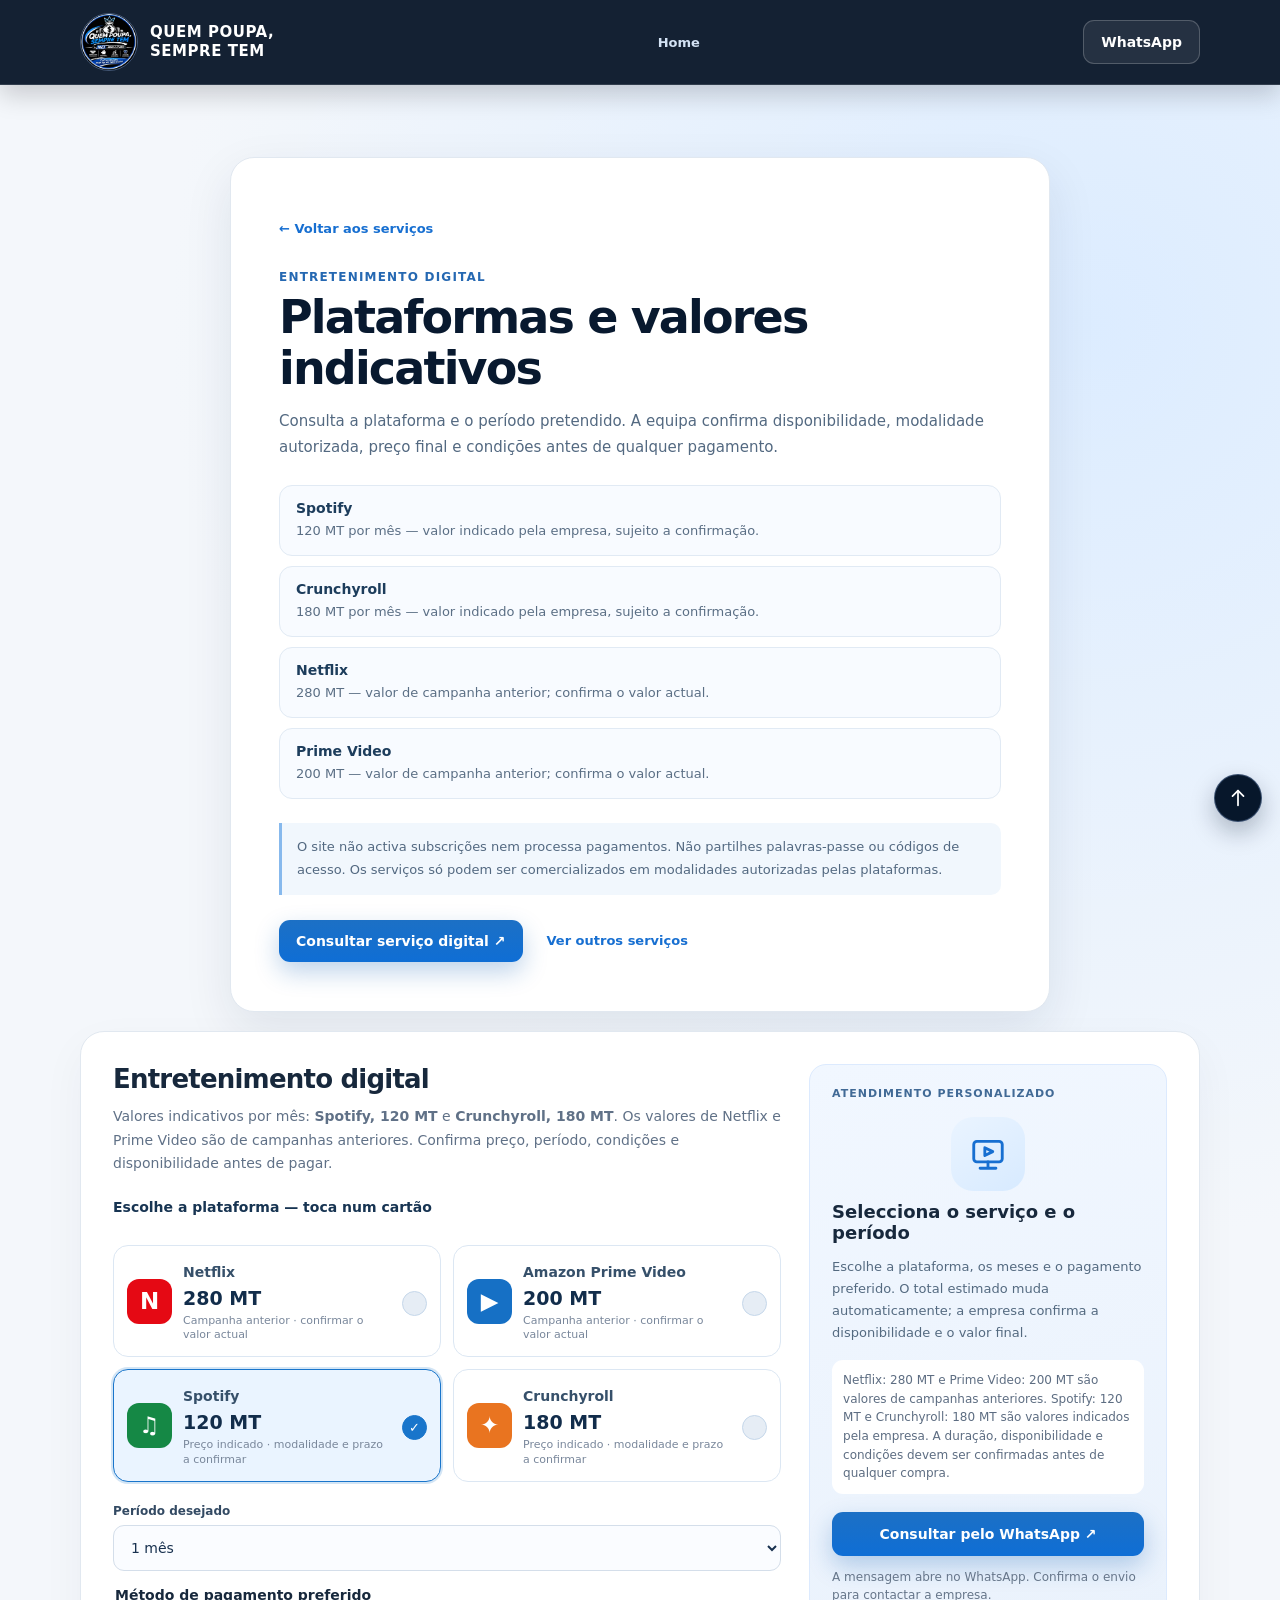
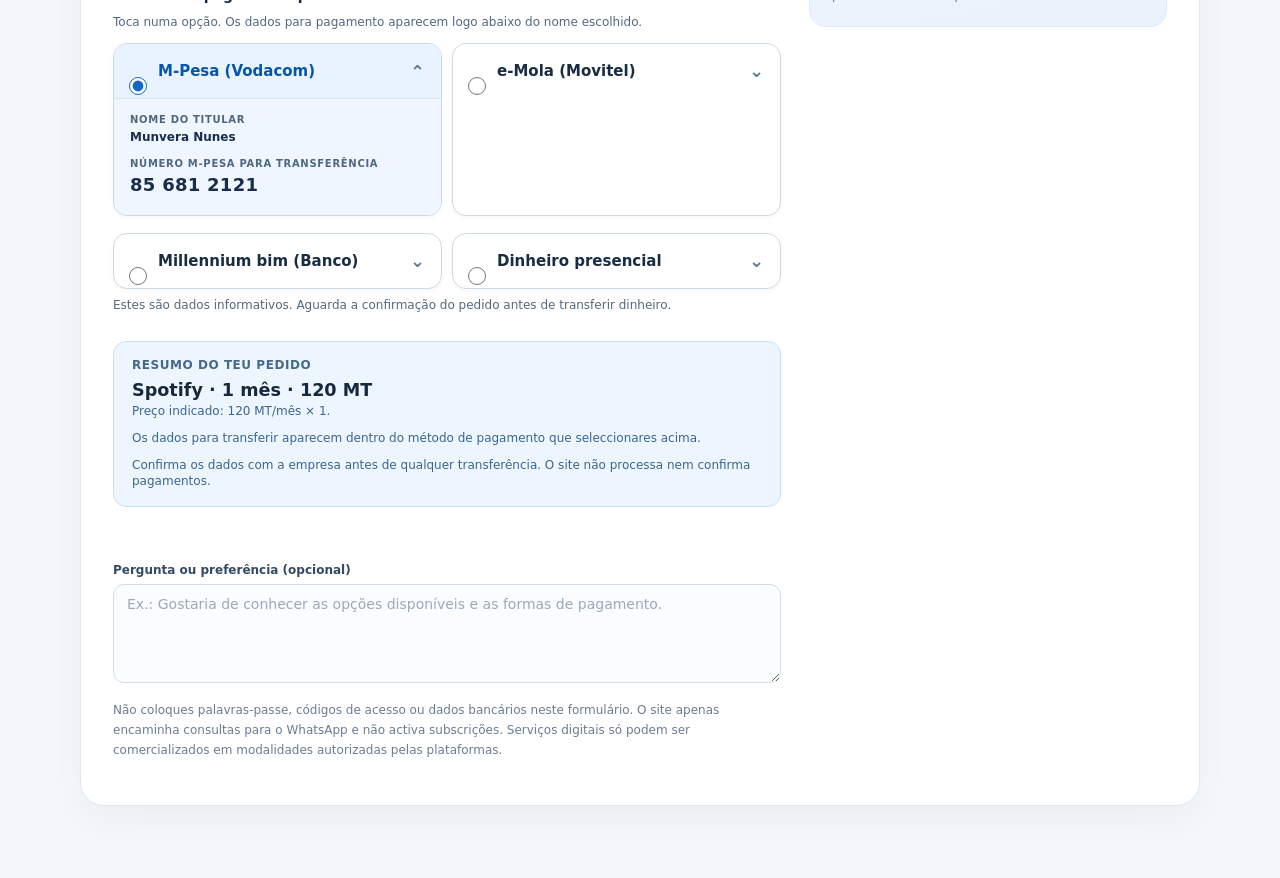
<file: servicos-digitais.html>
<!DOCTYPE html>
<html lang="pt-MZ">

<head>
  <meta charset="utf-8">
  <meta name="viewport" content="width=device-width,initial-scale=1,viewport-fit=cover">
  <meta name="theme-color" content="#07172b">
  <meta name="description"
    content="Consulta os valores indicativos e condições dos serviços digitais disponíveis pela Quem Poupa, Sempre Tem.">
  <meta property="og:type" content="website">
  <meta property="og:title" content="Serviços digitais | Quem Poupa, Sempre Tem">
  <meta property="og:description"
    content="Consulta os valores indicativos e condições dos serviços digitais disponíveis pela Quem Poupa, Sempre Tem.">
  <meta property="og:site_name" content="Quem Poupa, Sempre Tem">
  <title>Serviços digitais | Quem Poupa, Sempre Tem</title>
  <link rel="stylesheet" href="assets/css/styles.css">
</head>

<body>
  <a class="skip" href="#conteudo">Ir para o conteúdo principal</a>
  <header class="top" id="header">
    <div class="container topin">
      <a href="index.html#inicio" class="brand" aria-label="Quem Poupa, Sempre Tem — início">
        <img src="assets/images/logo.webp" width="310" height="310" decoding="async" alt="">
        <span><strong>QUEM POUPA,<br>SEMPRE TEM</strong></span>
      </a>
      <nav class="topnav" aria-label="Navegação principal">
        <a href="#header">Home</a>
      </nav>
      <a class="outlinebtn header-contact" href="https://wa.me/258856812121" target="_blank"
        rel="noopener noreferrer">WhatsApp</a>
    </div>
  </header>
  <main id="conteudo" class="service-detail-page" tabindex="-1">
    <article class="service-detail container">
      <a class="service-detail-back" href="index.html#servicos">← Voltar aos serviços</a>
      <div class="section-label">Entretenimento digital</div>
      <h1>Plataformas e valores indicativos</h1>
      <p>Consulta a plataforma e o período pretendido. A equipa confirma disponibilidade, modalidade autorizada, preço
        final e condições antes de qualquer pagamento.</p>
      <ul class="service-detail-list">
        <li><strong>Spotify</strong><span><span data-catalog-value="spotify">Consultar valor</span> por mês — valor indicado pela empresa, sujeito a confirmação.</span></li>
        <li><strong>Crunchyroll</strong><span><span data-catalog-value="crunchyroll">Consultar valor</span> por mês — valor indicado pela empresa, sujeito a confirmação.</span></li>
        <li><strong>Netflix</strong><span><span data-catalog-value="netflix">Consultar valor</span> — valor de campanha anterior; confirma o valor actual.</span></li>
        <li><strong>Prime Video</strong><span><span data-catalog-value="primeVideo">Consultar valor</span> — valor de campanha anterior; confirma o valor actual.</span></li>
      </ul>
      <p class="service-detail-note">O site não activa subscrições nem processa pagamentos. Não partilhes palavras-passe
        ou códigos de acesso. Os serviços só podem ser comercializados em modalidades autorizadas pelas plataformas.</p>
      <div class="service-detail-actions">
        <a class="solidbtn" href="#painel-digital">Consultar serviço digital ↗</a>
        <a class="service-detail-link" href="index.html#servicos">Ver outros serviços</a>
      </div>
    </article>
    <div class="container">
      <div id="calc-browser-warning" class="calc-browser-warning" role="status">Esta pré-visualização não está a executar os cálculos. Abre o site num navegador com JavaScript activado.</div>
      <div class="panel" id="painel-digital">
        <div>
          <h3>Entretenimento digital</h3>
          <p class="intro">Valores indicativos por mês: <strong>Spotify, <span
                data-catalog-value="spotify">consultar valor</span></strong> e
            <strong>Crunchyroll, <span data-catalog-value="crunchyroll">consultar valor</span></strong>. Os valores de Netflix e Prime Video são de campanhas anteriores.
            Confirma preço, período, condições e disponibilidade antes de pagar.</p>
          <fieldset class="digital-picker">
            <legend>Escolhe a plataforma — toca num cartão</legend>
            <div aria-label="Escolhe uma plataforma digital" class="digital-platforms" id="digital-platforms">
              <label class="platform netflix" for="plataforma-0"><input type="radio" id="plataforma-0"
                  name="digital-plataforma" value="Netflix"><span class="platform-letter"
                  aria-hidden="true">N</span><span class="platform-copy"><b>Netflix</b><span
                    class="platform-price" data-catalog-value="netflix">Consultar valor</span><small>Campanha anterior · confirmar o valor
                    actual</small></span><span class="platform-tick" aria-hidden="true">✓</span></label>
              <label class="platform prime" for="plataforma-1"><input type="radio" id="plataforma-1"
                  name="digital-plataforma" value="Amazon Prime Video"><span class="platform-letter"
                  aria-hidden="true">▶</span><span class="platform-copy"><b>Amazon Prime Video</b><span
                    class="platform-price" data-catalog-value="primeVideo">Consultar valor</span><small>Campanha anterior · confirmar o valor
                    actual</small></span><span class="platform-tick" aria-hidden="true">✓</span></label>
              <label class="platform spotify" for="plataforma-2"><input type="radio" id="plataforma-2"
                  name="digital-plataforma" value="Spotify" checked><span class="platform-letter"
                  aria-hidden="true">♫</span><span class="platform-copy"><b>Spotify</b><span
                    class="platform-price" data-catalog-value="spotify">Consultar valor</span><small>Preço indicado · modalidade e prazo a
                    confirmar</small></span><span class="platform-tick" aria-hidden="true">✓</span></label>
              <label class="platform crunchyroll" for="plataforma-3"><input type="radio" id="plataforma-3"
                  name="digital-plataforma" value="Crunchyroll"><span class="platform-letter"
                  aria-hidden="true">✦</span><span class="platform-copy"><b>Crunchyroll</b><span
                    class="platform-price" data-catalog-value="crunchyroll">Consultar valor</span><small>Preço indicado · modalidade e prazo a
                    confirmar</small></span><span class="platform-tick" aria-hidden="true">✓</span></label>
            </div>
          </fieldset>
          <div class="form-grid digital-fields">
            <div class="field wide"><label for="digital-periodo">Período desejado</label><select id="digital-periodo"
                required>
                <option value="">Escolhe o número de meses</option>
                <option value="1" selected>1 mês</option>
                <option value="2">2 meses</option>
                <option value="3">3 meses</option>
                <option value="6">6 meses</option>
                <option value="12">12 meses</option>
              </select></div>
            <fieldset class="field wide payment-fieldset" aria-labelledby="titulo-metodo-pagamento">
              <legend id="titulo-metodo-pagamento">Método de pagamento preferido</legend>
              <p class="pay-instruction">Toca numa opção. Os dados para pagamento aparecem logo abaixo do nome
                escolhido.</p>
              <div class="payment-options">
                <label class="pay-option">
                  <input type="radio" name="digital-pagamento-radio" value="M-Pesa" aria-label="M-Pesa Vodacom" checked>
                  <span class="pay-title"><span>M-Pesa (Vodacom)</span><span class="pay-arrow">⌄</span></span>
                  <span class="pay-details">
                    <span class="pay-data-label">NOME DO TITULAR</span><strong>Munvera Nunes</strong>
                    <span class="pay-data-label">NÚMERO M-PESA PARA TRANSFERÊNCIA</span><strong class="pay-number">85
                      681 2121</strong>
                  </span>
                </label>
                <label class="pay-option">
                  <input type="radio" name="digital-pagamento-radio" value="e-Mola" aria-label="e-Mola Movitel">
                  <span class="pay-title"><span>e-Mola (Movitel)</span><span class="pay-arrow">⌄</span></span>
                  <span class="pay-details">
                    <span class="pay-data-label">NOME DO TITULAR</span><strong>Munvera Nunes</strong>
                    <span class="pay-data-label">NÚMERO e-MOLA PARA TRANSFERÊNCIA</span><strong class="pay-number">86
                      957 5041</strong>
                  </span>
                </label>
                <label class="pay-option">
                  <input type="radio" name="digital-pagamento-radio" value="Millennium bim"
                    aria-label="Millennium bim transferência bancária">
                  <span class="pay-title"><span>Millennium bim (Banco)</span><span class="pay-arrow">⌄</span></span>
                  <span class="pay-details">
                    <span class="pay-data-label">NOME DO TITULAR</span><strong>Munvera Dias</strong>
                    <span class="pay-data-label">NÚMERO DA CONTA</span><strong class="pay-number">1097527744</strong>
                    <span class="pay-data-label">NIB</span><strong class="pay-number">000100000109752774457</strong>
                  </span>
                </label>
                <label class="pay-option">
                  <input type="radio" name="digital-pagamento-radio" value="Dinheiro"
                    aria-label="Dinheiro presencial">
                  <span class="pay-title"><span>Dinheiro presencial</span><span class="pay-arrow">⌄</span></span>
                  <span class="pay-details"><strong>Pagamento presencial</strong><span>O local e o horário serão
                      confirmados pela empresa.</span></span>
                </label>
              </div>
              <p class="pay-instruction">Estes são dados informativos. Aguarda a confirmação do pedido antes de
                transferir dinheiro.</p>
            </fieldset>
            <div class="field wide">
              <div class="digitalselected" aria-live="polite" style="display:block">
                <span>Resumo do teu pedido</span>
                <div style="font-size:1.1rem;font-weight:800;margin-top:8px" id="digital-total">Escolhe uma plataforma
                  e o número de meses.</div>
                <small id="digital-total-aviso">O valor será apresentado automaticamente depois de fazeres a
                  escolha.</small>
                <small style="display:block;margin-top:10px">Os dados para transferir aparecem dentro do método de
                  pagamento que seleccionares acima.</small>
                <small style="display:block;margin-top:10px">Confirma os dados com a empresa antes de qualquer
                  transferência. O site não processa nem confirma pagamentos.</small>
              </div>
            </div>
            <div class="field wide">
              <p class="required-note" id="digital-erro" role="alert"></p>
            </div>
            <div class="field wide"><label for="digital-obs">Pergunta ou preferência (opcional)</label><textarea
                id="digital-obs" maxlength="300"
                placeholder="Ex.: Gostaria de conhecer as opções disponíveis e as formas de pagamento."></textarea>
            </div>
          </div>
          <p class="hint">Não coloques palavras-passe, códigos de acesso ou dados bancários neste formulário. O site
            apenas encaminha consultas para o WhatsApp e não activa subscrições. Serviços digitais só podem ser
            comercializados em modalidades autorizadas pelas plataformas.</p>
        </div>
        <aside class="summary">
          <div class="eyebrow2">Atendimento personalizado</div>
          <div class="digital-summary-icon" aria-hidden="true"><svg class="icon-svg" viewBox="0 0 24 24"><rect x="3" y="4" width="18" height="13" rx="2"/><path d="m10 8 5 2.5-5 2.5V8Zm-3 13h10m-5-4v4"/></svg></div>
          <h4>Selecciona o serviço e o período</h4>
          <p class="info-desc">Escolhe a plataforma, os meses e o pagamento preferido. O total estimado muda
            automaticamente; a empresa confirma a disponibilidade e o valor final.</p>
          <div class="price-note">Netflix: <span data-catalog-value="netflix">consultar valor</span> e Prime Video:
            <span data-catalog-value="primeVideo">consultar valor</span> são valores de campanhas anteriores. Spotify:
            <span data-catalog-value="spotify">consultar valor</span> e Crunchyroll:
            <span data-catalog-value="crunchyroll">consultar valor</span> são valores indicados pela empresa. A duração, disponibilidade e condições
            devem ser confirmadas antes de qualquer compra.</div>
          <a id="enviar-digital" class="solidbtn action"
            href="https://wa.me/258856812121?text=Ol%C3%A1%21%20Gostaria%20de%20consultar%20os%20servi%C3%A7os%20digitais."
            target="_blank" rel="noopener noreferrer">Consultar pelo WhatsApp ↗</a>
          <div class="loan-under">A mensagem abre no WhatsApp. Confirma o envio para contactar a empresa.</div>
        </aside>
      </div>
    </div>
  </main>
  <a class="back-to-header" href="#header" aria-label="Voltar ao cabeçalho" title="Voltar ao cabeçalho">
    <svg class="icon-svg" viewBox="0 0 24 24" aria-hidden="true"><path d="m6 10 6-6 6 6"/><path d="M12 4v16"/></svg>
  </a>
  <script defer src="assets/js/main.js"></script>
</body>

</html>
</file>
<file: assets/css/styles.css>
﻿
    :root {
      --navy: #08192f;
      --deep: #061427;
      --blue: #1975d1;
      --light: #eff6ff;
      --ink: #17283c;
      --muted: #607187;
      --stroke: #e1e8f0;
      --white: #fff;
      --radius: 21px
    }

    * {
      box-sizing: border-box
    }

    html {
      scroll-behavior: smooth
    }

    body {
      margin: 0;
      font-family: system-ui, -apple-system, BlinkMacSystemFont, "Segoe UI", sans-serif;
      color: var(--ink);
      background: #f7f9fc;
      -webkit-font-smoothing: antialiased
    }

    button,
    input,
    select,
    textarea {
      font: inherit
    }

    button {
      cursor: pointer
    }

    a {
      text-decoration: none;
      color: inherit
    }

    img {
      max-width: 100%;
      display: block
    }

    main {
      overflow: hidden
    }

    .container {
      width: min(1120px, calc(100% - 40px));
      margin-inline: auto
    }

    .top {
      position: sticky;
      top: 0;
      z-index: 40;
      background: rgba(6, 20, 39, .94);
      backdrop-filter: blur(10px);
      -webkit-backdrop-filter: blur(10px);
      color: #fff;
      border-bottom: 1px solid #ffffff20;
      box-shadow: 0 10px 24px rgba(1, 7, 13, .18)
    }

    .topin {
      display: grid;
      grid-template-columns: auto minmax(0, 1fr) auto;
      grid-template-areas: "brand nav contact";
      align-items: center;
      gap: 24px;
      min-height: 84px
    }

    .brand {
      grid-area: brand;
      display: flex;
      align-items: center;
      gap: 12px;
      min-width: 0
    }

    .brand img {
      width: 58px;
      height: 58px;
      border-radius: 50%;
      object-fit: cover;
      border: 1px solid #a3c7ff50
    }

    .brand strong {
      display: block;
      font-size: 15px;
      letter-spacing: .035em;
      line-height: 1.25
    }

    .brand small {
      display: block;
      color: #b2c3dc;
      font-size: 11px;
      margin-top: 4px;
      line-height: 1.3
    }

    .topnav {
      grid-area: nav;
      display: flex;
      align-items: center;
      justify-content: center;
      gap: clamp(14px, 2.2vw, 28px);
      min-width: 0
    }

    .topnav a {
      color: #d3e2f4;
      font-size: 13px;
      font-weight: 650;
      white-space: nowrap;
      transition: color .14s ease
    }

    .topnav a:hover,
    .topnav a:focus-visible {
      color: #fff;
      text-decoration: underline;
      text-underline-offset: 5px
    }

    .header-contact {
      grid-area: contact;
      white-space: nowrap
    }

    .header-contact .icon-svg {
      width: 18px;
      height: 18px;
      flex: 0 0 18px
    }

    .outlinebtn,
    .solidbtn {
      border-radius: 11px;
      padding: 13px 17px;
      font-size: 14px;
      font-weight: 750;
      display: inline-flex;
      align-items: center;
      justify-content: center;
      gap: 8px;
      border: 0;
      transition: transform .14s, background .14s, box-shadow .14s
    }

    .solidbtn {
      background: linear-gradient(180deg, #1c70c5 0%, #0f6ed5 100%);
      color: white;
      box-shadow: 0 10px 24px rgba(22, 97, 179, .28)
    }

    .solidbtn:hover {
      background: #096bd1;
      transform: translateY(-1px)
    }

    .outlinebtn {
      background: #ffffff13;
      color: white;
      border: 1px solid #ffffff35
    }

    .outlinebtn:hover {
      background: #ffffff22
    }

    .outlinebtn:focus-visible,
    .hero .solidbtn:focus-visible {
      outline: 3px solid #7bb8ff;
      outline-offset: 2px
    }

    .solidbtn:focus-visible,
    .pilltab:focus-visible,
    input:focus-visible,
    select:focus-visible,
    textarea:focus-visible {
      outline: 3px solid #0f559c;
      outline-offset: 2px
    }

    .hero {
      background: radial-gradient(circle at 80% 17%, #1b5191 0%, transparent 39%), linear-gradient(138deg, #07172b 10%, #10325e 75%, #0c4074);
      color: white;
      position: relative
    }

    .hero:after {
      content: "";
      position: absolute;
      inset: 0;
      pointer-events: none;
      opacity: .09;
      background-image: radial-gradient(#fff 1px, transparent 1px);
      background-size: 20px 20px
    }

    .hero-grid {
      display: grid;
      grid-template-columns: minmax(0, 1fr);
      align-items: center;
      padding: 54px 0 70px;
      position: relative;
      z-index: 1
    }

    .eyebrow {
      display: inline-flex;
      gap: 7px;
      align-items: center;
      color: #b9dbff;
      background: #ffffff14;
      border: 1px solid #ffffff2e;
      padding: 8px 12px;
      border-radius: 100px;
      font-weight: 700;
      font-size: 12px;
      margin-bottom: 20px
    }

    .eyebrow-icon {
      width: 16px;
      height: 16px;
      flex: 0 0 16px
    }

    h1 {
      font-size: clamp(34px, 5vw, 59px);
      line-height: 1.07;
      letter-spacing: -.045em;
      margin: 0 0 19px;
      max-width: 650px
    }

    h1 span {
      color: #7db9ff
    }

    .hero p {
      color: #d6e3f4;
      line-height: 1.75;
      font-size: 16px;
      max-width: 580px;
      margin: 0 0 24px
    }

    .hero-actions {
      display: flex;
      flex-wrap: wrap;
      gap: 10px
    }

    .trust-row {
      display: flex;
      flex-wrap: wrap;
      gap: 10px;
      margin: 18px 0 0
    }

    .trust-badge {
      display: inline-flex;
      align-items: center;
      gap: 7px;
      background: rgba(255, 255, 255, .08);
      border: 1px solid rgba(255, 255, 255, .15);
      color: #e6f2ff;
      border-radius: 999px;
      padding: 7px 12px;
      font-size: 12px;
      font-weight: 700
    }

    .trust-badge .icon-svg {
      width: 16px;
      height: 16px;
      flex: 0 0 16px;
      color: #9ed0ff
    }

    .hero-bullets {
      display: flex;
      flex-wrap: wrap;
      gap: 16px;
      margin-top: 30px;
      color: #c7d8e9;
      font-size: 12px;
      font-weight: 700
    }

    .hero-bullets b {
      color: #8ce0b8
    }

    .stats-strip {
      background: rgba(18, 42, 72, .05);
      border-top: 1px solid #dfeaf7;
      border-bottom: 1px solid #dfeaf7
    }

    .stats-grid {
      display: grid;
      grid-template-columns: repeat(4, minmax(0, 1fr));
      gap: 12px;
      padding: 20px 0
    }

    .stat-item {
      display: flex;
      flex-direction: column;
      align-items: center;
      justify-content: center;
      gap: 6px;
      min-height: 96px;
      padding: 16px 12px;
      border-radius: 18px;
      background: rgba(255, 255, 255, .86);
      border: 1px solid #dfeaf7;
      box-shadow: 0 10px 22px rgba(13, 40, 74, .04)
    }

    .stat-item strong {
      font-size: clamp(22px, 2.4vw, 34px);
      letter-spacing: -.05em;
      color: #0d528f
    }

    .stat-item span {
      font-size: 12px;
      color: #566d88;
      text-align: center;
      line-height: 1.5
    }

    .mainpad {
      padding: 60px 0
    }

    .section-lead {
      display: flex;
      justify-content: space-between;
      align-items: end;
      gap: 20px;
      margin-bottom: 22px
    }

    .section-label {
      font-size: 12px;
      font-weight: 900;
      color: #2568b2;
      letter-spacing: .1em;
      text-transform: uppercase
    }

    .section-lead h2 {
      font-size: clamp(25px, 3.5vw, 37px);
      letter-spacing: -.035em;
      margin: 8px 0 5px
    }

    .section-lead p {
      color: var(--muted);
      margin: 0;
      line-height: 1.6;
      font-size: 14px
    }

    .service-cards {
      display: grid;
      grid-template-columns: repeat(3, minmax(0, 1fr));
      gap: 16px
    }

    .service {
      background: white;
      border: 1px solid var(--stroke);
      border-radius: 20px;
      overflow: hidden;
      box-shadow: 0 10px 26px #0a24410b;
      transition: box-shadow .28s ease, transform .28s ease
    }

    .service:hover {
      box-shadow: 0 18px 38px rgba(13, 45, 86, .12);
      transform: translateY(-2px)
    }

    .service .photo {
      height: 178px;
      position: relative;
      overflow: hidden
    }

    .service .photo img {
      width: 100%;
      height: 100%;
      object-fit: cover;
      transition: transform .35s ease, filter .35s ease, box-shadow .35s ease
    }

    .service:hover .photo img,
    .service .photo:hover img {
      transform: scale(1.06);
      filter: saturate(1.08) contrast(1.04)
    }

    .service .photo .shade {
      position: absolute;
      inset: 0;
      background: linear-gradient(0deg, #00152965, transparent 60%)
    }

    .tag {
      position: absolute;
      top: 13px;
      left: 13px;
      background: #fff;
      color: #163455;
      font-size: 11px;
      font-weight: 800;
      padding: 7px 11px;
      border-radius: 100px
    }

    .service .body {
      padding: 20px
    }

    .service h3 {
      margin: 0 0 7px;
      font-size: 19px
    }

    .service p {
      color: var(--muted);
      font-size: 13px;
      line-height: 1.6;
      min-height: 62px;
      margin: 0 0 15px
    }

    .service button {
      border: 0;
      background: none;
      padding: 0;
      color: #176fd1;
      font-size: 13px;
      font-weight: 800
    }

    .service button:hover {
      text-decoration: underline
    }

    .finance-art {
      height: 178px;
      background: radial-gradient(circle at 70% 70%, #2e9af1 0%, transparent 50%), linear-gradient(130deg, #071b3a, #165593);
      display: flex;
      align-items: center;
      justify-content: center;
      color: white
    }

    .finance-art .symbol {
      width: 92px;
      height: 92px;
      border: 2px solid #ffffff40;
      border-radius: 24px;
      display: grid;
      place-items: center;
      font-size: 50px;
      transform: rotate(-9deg);
      background: #ffffff16;
      box-shadow: 0 12px 30px #0004
    }

    .icon-svg {
      display: block;
      width: 22px;
      height: 22px;
      fill: none;
      stroke: currentColor;
      stroke-width: 1.9;
      stroke-linecap: round;
      stroke-linejoin: round
    }

    .finance-art .symbol .icon-svg {
      width: 46px;
      height: 46px;
      stroke-width: 2.1
    }

    .service h3 .icon-svg {
      display: inline-block;
      width: 20px;
      height: 20px;
      margin-right: 6px;
      color: #176fd1;
      vertical-align: -4px
    }

    .pilltab .icon-svg {
      width: 18px;
      height: 18px;
      flex: 0 0 18px
    }

    .featuretile:focus-visible,
    .featureband-cta:focus-visible,
    .service .service-link:focus-visible {
      outline: 3px solid #4b9cf0;
      outline-offset: 3px
    }

    .featuretile:focus-visible {
      border-radius: 16px
    }

    .workspace {
      padding: 25px 0 70px
    }

    .workspace-header {
      text-align: center;
      margin-bottom: 24px
    }

    .workspace-header h2 {
      font-size: clamp(25px, 4vw, 35px);
      margin: 8px 0
    }

    .workspace-header p {
      color: var(--muted);
      margin: 0;
      font-size: 14px;
      line-height: 1.7
    }

    .tabs {
      display: flex;
      gap: 7px;
      justify-content: center;
      overflow-x: auto;
      padding: 4px 2px 12px;
      scrollbar-width: thin
    }

    .pilltab {
      border: 1px solid #d5e2f0;
      background: #fff;
      color: #38536f;
      padding: 12px 18px;
      white-space: nowrap;
      border-radius: 100px;
      font-size: 13px;
      font-weight: 800;
      transition: all .18s ease
    }

    .pilltab.is-active,
    .pilltab[aria-selected="true"] {
      background: #0f559c;
      color: #fff;
      border-color: #0f559c;
      box-shadow: 0 7px 18px #145cba28
    }

    .panel {
      display: grid;
      grid-template-columns: minmax(0, 1.4fr) minmax(290px, .75fr);
      gap: 28px;
      align-items: start;
      background: #fff;
      border: 1px solid var(--stroke);
      border-radius: 24px;
      padding: 32px;
      box-shadow: 0 16px 45px #101e3c0b
    }

    .panel[hidden] {
      display: none
    }

    .panel h3 {
      font-size: 26px;
      line-height: 1.23;
      margin: 0 0 9px;
      letter-spacing: -.03em
    }

    .panel .intro {
      color: var(--muted);
      font-size: 14px;
      line-height: 1.7;
      margin: 0 0 23px
    }

    .form-grid {
      display: grid;
      grid-template-columns: repeat(2, minmax(0, 1fr));
      gap: 15px
    }

    .field {
      min-width: 0
    }

    .field.wide {
      grid-column: 1/-1
    }

    .field label {
      display: block;
      font-size: 12px;
      color: #334a63;
      font-weight: 800;
      margin-bottom: 7px
    }

    .field input,
    .field select,
    .field textarea {
      width: 100%;
      background: #fafcff;
      border: 1px solid #d4deea;
      border-radius: 11px;
      color: #18314f;
      min-height: 46px;
      padding: 11px 13px;
      font-size: 14px
    }

    .field textarea {
      resize: vertical;
      min-height: 99px
    }

    .field input::placeholder,
    .field textarea::placeholder {
      color: #9ba9bb
    }

    .hint {
      margin-top: 14px;
      font-size: 12px;
      line-height: 1.65;
      color: #6b7c91
    }

    .summary {
      position: sticky;
      top: 98px;
      position: static;
      background: linear-gradient(165deg, #f1f7ff, #eaf2fc);
      border: 1px solid #dceafe;
      border-radius: 17px;
      padding: 22px
    }
    .summary .eyebrow2 {
      font-weight: 900;
      color: #416a96;
      font-size: 11px;
      letter-spacing: .09em;
      text-transform: uppercase;
      margin-bottom: 17px
    }

    .price-row {
      display: flex;
      justify-content: space-between;
      gap: 10px;
      align-items: center;
      margin: 11px 0;
      color: #49627e;
      font-size: 13px
    }

    .price-row strong {
      color: #1c3652;
      font-size: 14px;
      font-variant-numeric: tabular-nums
    }

    .price-row.total-row {
      border-top: 1px solid #cbdcf1;
      padding-top: 17px;
      margin-top: 18px
    }

    .price-row.total-row strong {
      font-size: 27px;
      color: #0b4d96;
      letter-spacing: -.04em
    }

    .price-note {
      background: #fff;
      border-radius: 11px;
      padding: 11px;
      margin-top: 16px;
      color: #5d6d82;
      font-size: 12px;
      line-height: 1.55
    }

    .panel .action {
      width: 100%;
      margin-top: 18px;
      font-size: 14px;
      padding: 14px
    }

    .required-note {
      color: #8c4242;
      font-size: 12px;
      line-height: 1.5;
      min-height: 18px;
      margin: 8px 0 0
    }

    .info-box {
      background: #f7f9fc;
      border: 1px solid var(--stroke);
      border-radius: 15px;
      padding: 20px;
      font-size: 13px;
      color: #546980;
      line-height: 1.75
    }

    .info-box strong {
      display: block;
      color: #1f3d5c;
      margin-bottom: 8px;
      font-size: 15px
    }

    .info-box .big {
      font-size: 30px;
      color: #0f589e;
      font-weight: 900
    }

    .info-box hr {
      border: 0;
      border-top: 1px solid #dce4ee;
      margin: 15px 0
    }

    .about {
      background: #eaf2fa;
      padding: 60px 0
    }

    .aboutgrid {
      display: grid;
      grid-template-columns: 1fr 1fr;
      gap: 25px
    }

    .about h2 {
      margin: 8px 0 12px;
      font-size: 30px;
      letter-spacing: -.035em
    }

    .about p {
      color: #52677d;
      line-height: 1.8;
      font-size: 14px
    }

    .faq {
      display: flex;
      flex-direction: column;
      gap: 10px
    }

    .faq details {
      background: #fff;
      border: 1px solid #dce8f4;
      border-radius: 13px;
      padding: 14px 17px;
      font-size: 14px
    }

    .faq summary {
      cursor: pointer;
      font-weight: 750;
      color: #284361
    }

    .faq details p {
      margin: 9px 0 0;
      font-size: 13px
    }

    .trust-notice {
      margin-top: 18px;
      background: #fff7e5;
      border: 1px solid #f0d089;
      border-radius: 12px;
      padding: 12px 14px;
      color: #5b4300;
      font-size: 13px;
      line-height: 1.7
    }

    footer {
      background: #08192f;
      color: #e9f0fa;
      padding: 34px 0
    }

    .footin {
      display: flex;
      justify-content: space-between;
      gap: 30px;
      align-items: center
    }

    .footin p {
      font-size: 12px;
      color: #bacbdf;
      line-height: 1.75;
      margin: 6px 0
    }

    .footin strong {
      font-size: 17px
    }

    .footin a {
      text-decoration: underline;
      text-underline-offset: 3px
    }

    .skip {
      position: fixed;
      top: -60px;
      left: 10px;
      background: #fff;
      color: #000;
      padding: 10px;
      z-index: 100
    }

    .skip:focus {
      top: 10px
    }

    .site-cta-float {
      position: fixed;
      right: 18px;
      bottom: 18px;
      z-index: 60;
      display: inline-flex;
      align-items: center;
      justify-content: center;
      gap: 8px;
      padding: 12px 16px;
      border-radius: 999px;
      background: linear-gradient(180deg, #187958 0%, #167453 100%);
      color: #fff;
      box-shadow: 0 16px 35px rgba(24, 146, 87, .38);
      font-size: 13px;
      font-weight: 800;
      text-decoration: none;
      border: 1px solid rgba(255, 255, 255, .3)
    }

    .site-cta-float .icon-svg {
      width: 18px;
      height: 18px;
      flex: 0 0 18px
    }

    .site-cta-float:hover,
    .site-cta-float:focus-visible {
      transform: translateY(-1px);
      box-shadow: 0 18px 40px rgba(24, 146, 87, .42)
    }

    .back-to-header {
      position: fixed;
      right: 18px;
      bottom: 78px;
      z-index: 60;
      width: 48px;
      height: 48px;
      display: inline-flex;
      align-items: center;
      justify-content: center;
      border-radius: 50%;
      background: #07172b;
      color: #fff;
      border: 1px solid #a3c7ff50;
      box-shadow: 0 10px 25px rgba(7, 23, 43, .28);
      text-decoration: none
    }

    .back-to-header .icon-svg {
      width: 22px;
      height: 22px
    }

    .back-to-header:hover,
    .back-to-header:focus-visible {
      transform: translateY(-2px);
      background: #0d2443
    }

    @media(max-width:900px) {
      .topin {
        gap: 14px
      }

      .topnav {
        gap: 14px
      }

      .topnav a {
        font-size: 12px
      }

      .panel {
        grid-template-columns: 1fr
      }

      .service .photo,
      .finance-art {
        height: 148px
      }
    }

    @media(max-width:650px) {
      .container {
        width: min(100% - 28px, 1120px)
      }

      .topin {
        grid-template-columns: minmax(0, 1fr) auto;
        grid-template-areas: "brand contact" "nav nav";
        gap: 12px 8px;
        padding: 12px 0
      }

      .brand img {
        width: 49px;
        height: 49px
      }

      .brand strong {
        font-size: 12px
      }

      .brand small {
        font-size: 10px
      }

      .topnav {
        grid-column: 1 / -1;
        justify-content: space-between;
        border-top: 1px solid #ffffff20;
        padding-top: 10px
      }

      .header-contact {
        padding: 10px 12px;
        font-size: 12px;
        min-height: 44px
      }

      .header-contact .icon-svg {
        width: 16px;
        height: 16px;
        flex-basis: 16px
      }

      .site-cta-float {
        right: 12px;
        bottom: 12px;
        padding: 10px 13px;
        font-size: 12px
      }

      .back-to-header {
        right: 12px;
        bottom: 68px;
        width: 44px;
        height: 44px
      }

      .topnav a {
        min-height: 44px;
        display: inline-flex;
        align-items: center;
        font-size: 12px
      }

      .solidbtn,
      .outlinebtn,
      .site-cta-float,
      .quick-option,
      .calc-refresh {
        min-height: 44px
      }

      .hero-grid {
        display: block;
        padding: 35px 0 54px
      }

      .hero p {
        font-size: 14px
      }

      .hero-actions .solidbtn,
      .hero-actions .outlinebtn {
        flex: 1
      }

      .hero-bullets {
        margin-top: 18px;
        gap: 11px
      }

      .mainpad {
        padding: 49px 0 10px
      }

      .stats-grid {
        grid-template-columns: repeat(2, minmax(0, 1fr))
      }

      .service-cards {
        grid-template-columns: 1fr
      }

      .service {
        display: grid;
        grid-template-columns: 34% 1fr;
        min-height: 151px
      }

      .service .photo,
      .finance-art {
        height: 100%;
        min-height: 151px
      }

      .service .body {
        padding: 16px
      }

      .service .body h3 {
        font-size: 16px
      }

      .service .body p {
        min-height: 0;
        font-size: 12px;
        margin-bottom: 12px
      }

      .tag {
        font-size: 9px;
        top: 9px;
        left: 8px;
        padding: 5px 7px
      }

      .finance-art .symbol {
        font-size: 31px;
        width: 65px;
        height: 65px
      }

      .workspace {
        padding: 35px 0 50px
      }

      .tabs {
        justify-content: flex-start
      }

      .panel {
        padding: 19px;
        border-radius: 18px;
        gap: 19px
      }

      .panel h3 {
        font-size: 22px
      }

      .form-grid {
        grid-template-columns: 1fr
      }

      .section-lead h2,
      .about h2 {
        font-size: 26px
      }

      .about {
        padding: 45px 0
      }

      .aboutgrid {
        grid-template-columns: 1fr
      }

      .footin {
        display: block
      }

      .footin>.solidbtn {
        margin-top: 12px
      }

      .price-row.total-row strong {
        font-size: 25px
      }
    }

    /* Navegação robusta: todos os formulários ficam disponíveis mesmo sem JavaScript. */
    .service .service-link {
      display: inline-flex;
      align-items: center;
      min-height: 44px;
      color: #176fd1;
      font-size: 13px;
      font-weight: 800;
      text-decoration: underline;
      text-underline-offset: 4px
    }

    .panel {
      margin-top: 19px;
      scroll-margin-top: 18px
    }

    .panel:target {
      border-color: #2a7ed3;
      box-shadow: 0 0 0 3px #1975d11b, 0 16px 45px #101e3c0b
    }

    .pilltab {
      display: inline-flex;
      align-items: center;
      justify-content: center;
      gap: 7px;
      min-height: 44px;
      text-decoration: none
    }

    .pilltab:hover,
    .pilltab:focus-visible {
      background: #e8f2fd;
      border-color: #2772c0;
      color: #124d8e
    }

    .pilltab[href="#painel-carne"] {
      background: #0f559c;
      color: white;
      border-color: #0f559c
    }

    @media(prefers-reduced-motion:reduce) {
      html {
        scroll-behavior: auto
      }

      * {
        transition: none !important
      }
    }

    /* Solicitação de contacto MEI: formulário de pré-pedido, sem armazenamento no site */
    .loan-note {
      display: flex;
      align-items: flex-start;
      gap: 10px;
      background: #eff6ff;
      border: 1px solid #cbdff7;
      border-radius: 14px;
      padding: 13px 15px;
      color: #234566;
      font-size: 13px;
      line-height: 1.55;
      margin: 16px 0 18px
    }

    .loan-note .icon-svg {
      width: 19px;
      height: 19px;
      flex: 0 0 19px;
      margin-top: 1px;
      color: #176fd1
    }

    .loan-fields {
      margin-top: 12px
    }

    .loan-check {
      display: flex;
      gap: 10px;
      align-items: flex-start;
      font-size: 13px;
      font-weight: 500;
      color: #33445a;
      line-height: 1.55;
      cursor: pointer
    }

    .loan-check input {
      height: 18px;
      width: 18px;
      flex: 0 0 18px;
      margin-top: 2px;
      accent-color: #1975d1
    }

    .loan-under {
      font-size: 12px;
      line-height: 1.5;
      color: #66768a;
      margin-top: 12px
    }

    #painel-mei .field input:not([type="checkbox"]),
    #painel-mei .field select,
    #painel-mei .field textarea {
      min-width: 0;
      width: 100%
    }

    #painel-mei .summary .action {
      width: 100%;
      text-align: center
    }

    #painel-mei {
      scroll-margin-top: 16px
    }

    @media(max-width:680px) {
      #painel-mei .loan-fields {
        grid-template-columns: 1fr
      }
    }


    /* Catálogo de entretenimento digital */
    .service-cards {
      grid-template-columns: repeat(4, minmax(0, 1fr))
    }

    .service .body {
      display: flex;
      flex-direction: column;
      min-height: 184px
    }

    .service .body p {
      min-height: 0;
      flex: 1
    }

    .digital-art {
      height: 178px;
      background: radial-gradient(circle at 68% 32%, #7046c64a, transparent 50%), linear-gradient(145deg, #0d1836, #25184c);
      display: flex;
      align-items: center;
      justify-content: center;
      gap: 8px;
      padding: 16px
    }

    .digital-bubble {
      display: grid;
      place-items: center;
      width: 53px;
      height: 53px;
      flex: 0 1 53px;
      background: #ffffff1b;
      border: 1px solid #ffffff40;
      border-radius: 14px;
      color: white;
      font-size: 29px;
      font-weight: 950;
      box-shadow: 0 12px 24px #0002
    }

    .digital-bubble .icon-svg {
      width: 24px;
      height: 24px;
      stroke-width: 2.1
    }

    .d-b1 {
      color: #ff4a58
    }

    .d-b2 {
      color: #65d5ff
    }

    .d-b3 {
      color: #6af3a0
    }

    .d-b4 {
      color: #ffa85b
    }

    .digital-platforms {
      display: grid;
      grid-template-columns: repeat(2, minmax(0, 1fr));
      gap: 12px;
      margin: 20px 0 22px
    }

    .platform {
      border: 1px solid #dce7f3;
      border-radius: 15px;
      background: #fff;
      display: flex;
      gap: 11px;
      align-items: center;
      padding: 13px;
      min-width: 0
    }

    .platform-letter {
      width: 45px;
      height: 45px;
      flex: 0 0 45px;
      border-radius: 12px;
      display: grid;
      place-items: center;
      color: white;
      font-size: 23px;
      font-weight: 900;
      background: #24344b
    }

    .platform b {
      display: block;
      font-size: 14px
    }

    .platform span {
      color: #36506a;
      font-size: 13px;
      line-height: 1.35;
      display: block;
      margin-top: 4px
    }

    .platform small {
      display: block;
      color: #79879b;
      font-size: 11px;
      margin-top: 2px
    }

    .netflix .platform-letter {
      background: #e50914
    }

    .prime .platform-letter {
      background: #1670c5
    }

    .spotify .platform-letter {
      background: #158845
    }

    .crunchyroll .platform-letter {
      background: #e97420
    }

    .digital-summary-icon {
      display: grid;
      place-items: center;
      width: 74px;
      height: 74px;
      margin: 14px auto 10px;
      border-radius: 22px;
      color: #176fd1;
      background: linear-gradient(145deg, #eaf4ff, #d7eaff)
    }

    .digital-summary-icon .icon-svg {
      width: 38px;
      height: 38px;
      stroke-width: 1.8
    }

    .info-note {
      display: flex;
      align-items: center;
      gap: 8px;
      margin: 10px 0;
      color: #52677d;
      font-size: 13px;
      line-height: 1.5
    }

    .info-note .icon-svg {
      width: 18px;
      height: 18px;
      flex: 0 0 18px;
      color: #176fd1
    }

    .summary h4 {
      font-size: 18px;
      margin: 5px 0
    }

    .info-desc {
      font-size: 13px;
      line-height: 1.7;
      color: #546a80
    }

    #painel-digital .action {
      width: 100%;
      text-align: center
    }

    #painel-digital {
      scroll-margin-top: 16px
    }

    @media(max-width:980px) {
      .service-cards {
        grid-template-columns: repeat(2, minmax(0, 1fr))
      }
    }

    @media(max-width:600px) {
      .service-cards {
        grid-template-columns: 1fr
      }

      .digital-platforms {
        grid-template-columns: 1fr
      }

      .digital-art {
        height: 142px
      }

      .service .body {
        min-height: auto
      }

      .service .photo,
      .service .finance-art {
        height: 155px
      }
    }


    /* Versão 6: apresentação e preços indicativos de entretenimento */
    .hero-new {
      display: flex;
      flex-wrap: wrap;
      align-items: center;
      gap: 9px 11px;
      color: #e4eeff;
      font-size: 12px;
      line-height: 1.5;
      max-width: 610px;
      margin: 19px 0 0
    }

    .new-dot {
      background: #187958;
      color: #fff;
      font-size: 10px;
      font-weight: 900;
      letter-spacing: .055em;
      border-radius: 999px;
      padding: 5px 9px;
      white-space: nowrap
    }

    .hero-new b {
      color: #b9f3d8
    }

    .featureband {
      background: #0a1c34;
      color: white;
      padding: 52px 0 40px;
      border-top: 1px solid #ffffff0f
    }

    .featureband-header {
      display: flex;
      justify-content: space-between;
      align-items: end;
      gap: 20px;
      margin-bottom: 22px
    }

    .featureband .section-label {
      color: #a5d4ff
    }

    .featureband h2 {
      font-size: clamp(24px, 3vw, 34px);
      margin: 8px 0 9px;
      line-height: 1.16;
      letter-spacing: -.02em
    }

    .featureband p {
      color: #bdd1e9;
      line-height: 1.65;
      max-width: 725px;
      margin: 0
    }

    .featureband-cta {
      border: 1px solid #8dbfff66;
      background: #2b79d13b;
      padding: 12px 17px;
      border-radius: 12px;
      color: white;
      font-size: 13px;
      font-weight: 800;
      white-space: nowrap
    }

    .featuretiles {
      display: grid;
      grid-template-columns: repeat(4, minmax(0, 1fr));
      gap: 13px
    }

    .featuretile {
      display: flex;
      gap: 13px;
      align-items: center;
      border: 1px solid #ffffff1b;
      border-radius: 16px;
      background: #ffffff0c;
      padding: 13px;
      min-width: 0
    }

    .featuretile:hover {
      background: #ffffff19
    }

    .featuretile b {
      font-size: 13px;
      display: block;
      color: #fff
    }

    .featuretile small {
      font-size: 11px;
      display: block;
      color: #a9c3df;
      margin-top: 4px;
      line-height: 1.3
    }

    .featureglyph {
      flex: 0 0 42px;
      width: 42px;
      height: 42px;
      display: grid;
      place-items: center;
      border-radius: 11px;
      font-size: 25px;
      font-weight: 900;
      color: #fff
    }

    .featureglyph .icon-svg {
      width: 20px;
      height: 20px;
      stroke-width: 2
    }

    .glyph-n {
      background: #cf1723
    }

    .glyph-p {
      background: #1165ba
    }

    .glyph-s {
      background: #138b50
    }

    .glyph-c {
      background: #e17a24
    }

    .featureband .featurefineprint {
      font-size: 11px;
      color: #9bb6d2;
      margin-top: 15px;
      max-width: none
    }

    .digital-platforms .platform strong {
      font-size: 14px;
      color: #203448
    }

    .digitalselected {
      display: grid;
      grid-template-columns: auto 1fr;
      align-items: center;
      gap: 3px 12px;
      background: linear-gradient(130deg, #eaf4ff, #f2f9ff);
      border: 1px solid #cbdff4;
      border-radius: 13px;
      padding: 13px 15px
    }

    .digitalselected span {
      color: #5b758f;
      font-size: 11px;
      text-transform: uppercase;
      letter-spacing: .045em;
      font-weight: 700;
      grid-column: 1/-1
    }

    .digitalselected b {
      color: #113764;
      font-size: 16px;
      grid-column: 1/-1
    }

    .digitalselected small {
      font-size: 12px;
      color: #3a658f;
      grid-column: 1/-1;
      line-height: 1.4
    }

    .platform {
      transition: box-shadow .18s, transform .18s
    }

    .platform:hover {
      box-shadow: 0 7px 24px #1d468018;
      transform: translateY(-1px)
    }

    @media(max-width:800px) {
      .featureband-header {
        display: block
      }

      .featureband-cta {
        display: inline-flex;
        margin-top: 14px
      }

      .featuretiles {
        grid-template-columns: repeat(2, minmax(0, 1fr))
      }
    }

    @media(max-width:480px) {
      .featuretiles {
        grid-template-columns: 1fr
      }

      .featureband {
        padding: 36px 0
      }

      .hero-new {
        margin-top: 16px
      }

      .featureband h2 {
        font-size: 25px
      }
    }


    /* V7: cartões seleccionáveis sem depender de JavaScript para mostrar preços */
    #painel-digital .digital-picker {
      border: 0;
      padding: 0;
      margin: 0;
      min-width: 0
    }

    #painel-digital .digital-picker legend {
      font-size: 14px;
      font-weight: 800;
      color: #173452;
      padding: 0;
      margin-bottom: 10px
    }

    #painel-digital .platform {
      position: relative;
      cursor: pointer;
      transition: border-color .16s, background .16s, box-shadow .16s, transform .16s;
      user-select: none;
      -webkit-tap-highlight-color: transparent
    }

    #painel-digital .platform input[type="radio"] {
      position: absolute;
      left: 12px;
      top: 12px;
      width: 22px;
      height: 22px;
      opacity: 0;
      z-index: 1;
      cursor: pointer
    }

    #painel-digital .platform .platform-letter {
      display: grid;
      place-items: center;
      width: 45px;
      height: 45px;
      flex: 0 0 45px;
      color: #fff;
      margin: 0;
      font-size: 23px;
      font-weight: 900
    }

    #painel-digital .platform .platform-copy {
      display: block;
      min-width: 0;
      flex: 1
    }

    #painel-digital .platform .platform-price {
      display: block;
      color: #122d4b;
      font-size: 19px;
      font-weight: 900;
      margin-top: 4px
    }

    #painel-digital .platform .platform-tick {
      display: grid;
      place-items: center;
      background: #e6edf5;
      color: transparent;
      border-radius: 99px;
      width: 25px;
      height: 25px;
      flex: 0 0 25px;
      font-weight: 900;
      border: 1px solid #c5d7ea
    }

    #painel-digital .platform:has(input:checked) {
      background: #eaf4ff;
      border-color: #1975cb;
      box-shadow: 0 0 0 2px #1975cb30
    }

    #painel-digital .platform:has(input:checked) .platform-tick {
      color: #fff;
      background: #1975cb;
      border-color: #1975cb
    }

    #painel-digital .platform:has(input:focus-visible) {
      outline: 3px solid #0f559c;
      outline-offset: 3px
    }

    #painel-digital .platform:active {
      transform: scale(.99)
    }

    #painel-digital .digitalselected {
      display: block;
      padding: 16px 18px;
      background: #edf6ff
    }

    #painel-digital .digitalselected>span {
      display: block;
      font-size: 12px;
      font-weight: 800;
      color: #456988;
      margin-bottom: 7px
    }

    #painel-digital .digital-picked-value {
      display: none
    }

    #painel-digital .digital-picked-value b {
      display: block;
      color: #173b63;
      font-size: 18px
    }

    #painel-digital .digital-picked-value .digital-picked-price {
      display: block;
      color: #135aa2;
      font-size: 29px;
      line-height: 1.3;
      margin: 5px 0
    }

    #painel-digital .digital-picked-value small {
      display: block;
      color: #4d6581;
      font-size: 12px;
      line-height: 1.5
    }

    #painel-digital .digital-platforms {
      grid-template-columns: repeat(2, minmax(0, 1fr))
    }

    @media(max-width:640px) {
      #painel-digital .digital-platforms {
        grid-template-columns: 1fr
      }

      #painel-digital .platform {
        min-height: 82px
      }
    }

    /* Pagamentos: cada alternativa tem um painel de dados independente de JavaScript. */
    .payment-fieldset {
      border: 0;
      padding: 0;
      min-width: 0;
      margin: 0
    }

    .payment-fieldset legend {
      font-size: 14px;
      font-weight: 750;
      line-height: 1.4;
      margin-bottom: 8px
    }

    .pay-instruction {
      font-size: 12px;
      color: #526981;
      line-height: 1.5;
      margin: 0 0 12px
    }

    .payment-options {
      display: grid;
      gap: 10px;
      grid-template-columns: 1fr
    }

    .pay-option {
      position: relative;
      display: block;
      background: #fff;
      border: 1px solid #cdd9e7;
      border-radius: 14px;
      overflow: hidden;
      cursor: pointer;
      box-shadow: 0 2px 4px #071b3009
    }

    .pay-option>input {
      position: absolute;
      top: 19px;
      left: 15px;
      width: 18px;
      height: 18px;
      margin: 0;
      accent-color: #1468c3;
      z-index: 1;
      cursor: pointer
    }

    .pay-title {
      display: flex;
      align-items: center;
      justify-content: space-between;
      gap: 10px;
      padding: 17px 16px 17px 44px;
      font-size: 15px;
      font-weight: 760;
      line-height: 1.35;
      color: #182c43
    }

    .pay-arrow {
      font-weight: 900;
      color: #5a7896;
      font-size: 18px;
      line-height: 1
    }

    .pay-details {
      display: none;
      padding: 13px 16px 18px;
      border-top: 1px solid #d9e6f2;
      background: #eff6ff;
      color: #172d4a;
      line-height: 1.6;
      overflow-wrap: anywhere
    }

    .pay-details strong,
    .pay-details>span {
      display: block
    }

    .pay-details .pay-data-label {
      font-size: 10px;
      color: #4f6681;
      font-weight: 800;
      letter-spacing: .07em;
      margin-top: 8px
    }

    .pay-details .pay-data-label:first-child {
      margin-top: 0
    }

    .pay-details .pay-number {
      font-size: 18px;
      font-weight: 850;
      line-height: 1.4;
      letter-spacing: .015em;
      user-select: all;
      -webkit-user-select: all
    }

    .pay-option>input:checked~.pay-details {
      display: block
    }

    .pay-option>input:checked~.pay-title {
      color: #0755aa;
      background: #e9f3ff
    }

    .pay-option:focus-within {
      outline: 3px solid #0f559c;
      outline-offset: 2px
    }

    .pay-option>input:checked~.pay-title .pay-arrow {
      transform: rotate(180deg)
    }

    @media(min-width:700px) {
      .payment-options {
        grid-template-columns: repeat(2, minmax(0, 1fr))
      }
    }


    /* Versão 14: valores reactivos e estados vazios amigáveis. */
    .calc-tools {
      display: flex;
      align-items: center;
      flex-wrap: wrap;
      gap: 10px;
      margin: 12px 0 10px
    }

    .calc-tools span {
      font-size: .85rem;
      color: #526273
    }

    .calc-refresh {
      border: 1px solid #a6bfd9;
      border-radius: 10px;
      background: #f2f8ff;
      color: #143c67;
      padding: 10px 14px;
      cursor: pointer;
      font-weight: 750;
      font-size: .88rem
    }

    .calc-refresh:focus-visible {
      outline: 3px solid #0f559c;
      outline-offset: 2px
    }

    .stamp-rows {
      margin: 10px 0
    }

    .stamp-rows .price-row {
      gap: 8px
    }

    .stamp-rows .price-row strong {
      max-width: 58%;
      overflow-wrap: anywhere;
      text-align: right
    }

    .noscript-note {
      max-width: 1120px;
      margin: 16px auto;
      padding: 14px 18px;
      background: #fff5dc;
      border: 1px solid #cf8e26;
      border-radius: 12px;
      color: #4a3200
    }

    .note-icon {
      display: inline-block;
      width: 18px;
      height: 18px;
      margin-right: 6px;
      color: #a86a0b;
      vertical-align: -4px
    }

    /* v15: responsive live price breakdown and quick choices */
    .quick-values {
      display: flex;
      gap: 7px;
      flex-wrap: wrap;
      margin-top: 8px
    }

    .quick-option {
      border: 1px solid #b7c9df;
      background: #f6faff;
      color: #0b386a;
      border-radius: 9px;
      font-weight: 750;
      font-size: .77rem;
      padding: 7px 9px;
      cursor: pointer
    }

    .quick-option:hover,
    .quick-option:focus-visible {
      background: #dfefff;
      border-color: #357bc5
    }

    .quick-option:focus-visible {
      outline: 3px solid #0f559c;
      outline-offset: 2px
    }

    .calc-hint {
      display: block;
      margin-top: 8px;
      font-size: .78rem;
      color: #54677e
    }

    .calc-explain {
      border-top: 1px solid #dce5ef;
      padding-top: 10px;
      margin-top: 12px;
      font-size: .81rem;
      color: #4d627b;
      line-height: 1.5;
      overflow-wrap: anywhere
    }

    /* V16: totais de cálculo junto dos respectivos campos. */
    .calc-browser-warning {
      display: block;
      padding: 12px 14px;
      border: 1px solid #e9a64e;
      background: #fff1d7;
      color: #553609;
      border-radius: 12px;
      margin: 0 0 20px;
      font-size: 14px;
      line-height: 1.5
    }

    .calc-browser-warning[hidden] {
      display: none !important
    }

    .instant-result {
      display: flex;
      justify-content: space-between;
      align-items: center;
      gap: 12px;
      flex-wrap: wrap;
      padding: 12px 13px;
      margin-top: 10px;
      border-radius: 12px;
      background: #eaf4ff;
      border: 1px solid #bcd8f2;
      font-size: 13px;
      color: #193c67
    }

    .instant-result strong {
      font-size: 17px;
      color: #084f9e;
      font-variant-numeric: tabular-nums
    }

    @media(max-width:450px) {
      .instant-result {
        gap: 7px
      }

      .instant-result strong {
        font-size: 16px
      }
    }

    .service-detail-page {
      min-height: calc(100vh - 84px);
      padding: clamp(30px, 6vw, 72px) 0;
      background: radial-gradient(circle at 85% 10%, #dcecff 0, transparent 38%), #f4f7fb;
      animation: service-page-enter .35s ease-out both
    }

    @keyframes service-page-enter {
      from {
        opacity: 0;
        transform: translateY(8px)
      }

      to {
        opacity: 1;
        transform: translateY(0)
      }
    }

    .service-detail.container {
      width: min(820px, calc(100% - 40px));
      margin-inline: auto;
      padding: clamp(22px, 5vw, 48px);
      background: #fff;
      border: 1px solid var(--stroke);
      border-radius: 24px;
      box-shadow: 0 18px 50px rgba(10, 36, 65, .09)
    }

    .service-detail-back {
      display: inline-flex;
      min-height: 44px;
      align-items: center;
      margin-bottom: 20px;
      color: #176fd1;
      font-size: 13px;
      font-weight: 800
    }

    .service-detail-back:focus-visible,
    .service-detail-link:focus-visible {
      outline: 3px solid #4b9cf0;
      outline-offset: 3px
    }

    .service-detail h1 {
      margin: 8px 0 12px;
      color: var(--navy);
      font-size: clamp(30px, 5vw, 46px);
      letter-spacing: -.04em;
      line-height: 1.1
    }

    .service-detail > p {
      color: #536981;
      font-size: 15px;
      line-height: 1.75
    }

    .service-detail-list {
      display: grid;
      gap: 10px;
      margin: 24px 0;
      padding: 0;
      list-style: none
    }

    .service-detail-list li {
      display: grid;
      gap: 5px;
      padding: 14px 16px;
      border: 1px solid #e1eaf4;
      border-radius: 13px;
      background: #f8fbff
    }

    .service-detail-list strong {
      color: #1d3d5c;
      font-size: 14px
    }

    .service-detail-list span {
      color: #5b6f85;
      font-size: 13px;
      line-height: 1.55
    }

    .service-detail > .service-detail-note {
      padding: 13px 15px;
      border-left: 3px solid #87b9ed;
      background: #f1f7fd;
      border-radius: 0 10px 10px 0;
      font-size: 13px
    }

    .service-detail-actions {
      display: flex;
      align-items: center;
      flex-wrap: wrap;
      gap: 10px;
      margin-top: 24px
    }

    .service-detail-link {
      display: inline-flex;
      min-height: 44px;
      align-items: center;
      padding: 10px 14px;
      border-radius: 11px;
      color: #176fd1;
      font-size: 13px;
      font-weight: 800
    }

    .service-detail-link:hover {
      background: #eff6ff
    }

    @media(prefers-reduced-motion:reduce) {
      .service-detail-page {
        animation: none
      }
    }

    /* Cartões de serviços mais compactos para reduzir a altura da página. */
    .mainpad {
      padding-block: 42px
    }

    .section-lead {
      margin-bottom: 16px
    }

    .service .photo,
    .service .digital-art,
    .service .finance-art {
      height: 126px
    }

    .service .body {
      min-height: 0;
      padding: 14px
    }

    .service {
      display: flex;
      flex-direction: column;
      color: inherit;
      text-decoration: none
    }

    .service:focus-visible {
      outline: 3px solid #4b9cf0;
      outline-offset: -3px
    }

    .service .body h3 {
      font-size: 17px;
      margin-bottom: 5px
    }

    .service .body p {
      flex: 0 1 auto;
      display: -webkit-box;
      -webkit-box-orient: vertical;
      -webkit-line-clamp: 3;
      overflow: hidden;
      line-height: 1.45;
      margin-bottom: 8px
    }

    .panel {
      scroll-margin-top: 100px
    }

    @media(max-width:650px) {
      .service {
        display: grid;
        grid-template-columns: 34% 1fr;
        min-height: 0
      }

      .service .photo,
      .service .digital-art,
      .service .finance-art {
        height: auto;
        min-height: 124px
      }

      .panel {
        scroll-margin-top: 135px
      }
    }

    .whatsapp-preview {
      width: min(620px, calc(100% - 32px));
      max-height: min(84vh, 760px);
      margin: auto;
      padding: clamp(20px, 4vw, 30px);
      border: 1px solid #d5e1ef;
      border-radius: 18px;
      color: #18314f;
      box-shadow: 0 24px 70px #07172b45
    }

    .whatsapp-preview::backdrop {
      background: #07172bcc
    }

    .whatsapp-preview h2 {
      margin: 0;
      color: #102b49;
      font-size: clamp(21px, 4vw, 27px)
    }

    .whatsapp-preview-intro {
      margin: 9px 0 16px;
      color: #52677e;
      font-size: 13px;
      line-height: 1.6
    }

    .whatsapp-preview-message {
      max-height: 48vh;
      overflow: auto;
      margin: 0;
      padding: 15px;
      border: 1px solid #dce5ef;
      border-radius: 12px;
      background: #f7faff;
      color: #233e5d;
      font: inherit;
      font-size: 13px;
      line-height: 1.6;
      white-space: pre-wrap;
      overflow-wrap: anywhere
    }

    .whatsapp-preview-error {
      margin: 0;
      color: #8c3030;
      font-size: 13px;
      line-height: 1.5
    }

    .whatsapp-preview-actions {
      display: flex;
      justify-content: flex-end;
      flex-wrap: wrap;
      gap: 10px;
      margin-top: 18px
    }

    .whatsapp-preview-actions button {
      min-height: 44px;
      padding: 10px 15px;
      border: 1px solid #b9c9dc;
      border-radius: 11px;
      background: #fff;
      color: #244463;
      font: inherit;
      font-size: 13px;
      font-weight: 750;
      cursor: pointer
    }

    .whatsapp-preview-actions button:hover {
      background: #f0f6fd
    }

    .whatsapp-preview-actions :focus-visible {
      outline: 3px solid #0f559c;
      outline-offset: 3px
    }

    .whatsapp-preview-continue {
      min-height: 44px;
      padding: 10px 15px
    }

    @media(max-width:450px) {
      .whatsapp-preview-actions > * {
        flex: 1 1 100%
      }
    }
</file>
<file: node_modules/playwright-core/lib/vite/dashboard/assets/index-BnQkOdFO.css>
:root{--color-canvas-default-transparent:#fff0;--color-marketing-icon-primary:#218bff;--color-marketing-icon-secondary:#54aeff;--color-diff-blob-addition-num-text:#24292f;--color-diff-blob-addition-fg:#24292f;--color-diff-blob-addition-num-bg:#ccffd8;--color-diff-blob-addition-line-bg:#e6ffec;--color-diff-blob-addition-word-bg:#abf2bc;--color-diff-blob-deletion-num-text:#24292f;--color-diff-blob-deletion-fg:#24292f;--color-diff-blob-deletion-num-bg:#ffd7d5;--color-diff-blob-deletion-line-bg:#ffebe9;--color-diff-blob-deletion-word-bg:#ff818266;--color-diff-blob-hunk-num-bg:#54aeff66;--color-diff-blob-expander-icon:#57606a;--color-diff-blob-selected-line-highlight-mix-blend-mode:multiply;--color-diffstat-deletion-border:#1b1f2426;--color-diffstat-addition-border:#1b1f2426;--color-diffstat-addition-bg:#2da44e;--color-search-keyword-hl:#fff8c5;--color-prettylights-syntax-comment:#6e7781;--color-prettylights-syntax-constant:#0550ae;--color-prettylights-syntax-entity:#8250df;--color-prettylights-syntax-storage-modifier-import:#24292f;--color-prettylights-syntax-entity-tag:#116329;--color-prettylights-syntax-keyword:#cf222e;--color-prettylights-syntax-string:#0a3069;--color-prettylights-syntax-variable:#953800;--color-prettylights-syntax-brackethighlighter-unmatched:#82071e;--color-prettylights-syntax-invalid-illegal-text:#f6f8fa;--color-prettylights-syntax-invalid-illegal-bg:#82071e;--color-prettylights-syntax-carriage-return-text:#f6f8fa;--color-prettylights-syntax-carriage-return-bg:#cf222e;--color-prettylights-syntax-string-regexp:#116329;--color-prettylights-syntax-markup-list:#3b2300;--color-prettylights-syntax-markup-heading:#0550ae;--color-prettylights-syntax-markup-italic:#24292f;--color-prettylights-syntax-markup-bold:#24292f;--color-prettylights-syntax-markup-deleted-text:#82071e;--color-prettylights-syntax-markup-deleted-bg:#ffebe9;--color-prettylights-syntax-markup-inserted-text:#116329;--color-prettylights-syntax-markup-inserted-bg:#dafbe1;--color-prettylights-syntax-markup-changed-text:#953800;--color-prettylights-syntax-markup-changed-bg:#ffd8b5;--color-prettylights-syntax-markup-ignored-text:#eaeef2;--color-prettylights-syntax-markup-ignored-bg:#0550ae;--color-prettylights-syntax-meta-diff-range:#8250df;--color-prettylights-syntax-brackethighlighter-angle:#57606a;--color-prettylights-syntax-sublimelinter-gutter-mark:#8c959f;--color-prettylights-syntax-constant-other-reference-link:#0a3069;--color-codemirror-text:#24292f;--color-codemirror-bg:#fff;--color-codemirror-gutters-bg:#fff;--color-codemirror-guttermarker-text:#fff;--color-codemirror-guttermarker-subtle-text:#6e7781;--color-codemirror-linenumber-text:#57606a;--color-codemirror-cursor:#24292f;--color-codemirror-selection-bg:#54aeff66;--color-codemirror-activeline-bg:#eaeef280;--color-codemirror-matchingbracket-text:#24292f;--color-codemirror-lines-bg:#fff;--color-codemirror-syntax-comment:#24292f;--color-codemirror-syntax-constant:#0550ae;--color-codemirror-syntax-entity:#8250df;--color-codemirror-syntax-keyword:#cf222e;--color-codemirror-syntax-storage:#cf222e;--color-codemirror-syntax-string:#0a3069;--color-codemirror-syntax-support:#0550ae;--color-codemirror-syntax-variable:#953800;--color-checks-bg:#24292f;--color-checks-run-border-width:0px;--color-checks-container-border-width:0px;--color-checks-text-primary:#f6f8fa;--color-checks-text-secondary:#8c959f;--color-checks-text-link:#54aeff;--color-checks-btn-icon:#afb8c1;--color-checks-btn-hover-icon:#f6f8fa;--color-checks-btn-hover-bg:#ffffff20;--color-checks-input-text:#eaeef2;--color-checks-input-placeholder-text:#8c959f;--color-checks-input-focus-text:#8c959f;--color-checks-input-bg:#32383f;--color-checks-input-shadow:none;--color-checks-donut-error:#fa4549;--color-checks-donut-pending:#bf8700;--color-checks-donut-success:#2da44e;--color-checks-donut-neutral:#afb8c1;--color-checks-dropdown-text:#afb8c1;--color-checks-dropdown-bg:#32383f;--color-checks-dropdown-border:#424a53;--color-checks-dropdown-shadow:#1b1f244d;--color-checks-dropdown-hover-text:#f6f8fa;--color-checks-dropdown-hover-bg:#424a53;--color-checks-dropdown-btn-hover-text:#f6f8fa;--color-checks-dropdown-btn-hover-bg:#32383f;--color-checks-scrollbar-thumb-bg:#57606a;--color-checks-header-label-text:#d0d7de;--color-checks-header-label-open-text:#f6f8fa;--color-checks-header-border:#32383f;--color-checks-header-icon:#8c959f;--color-checks-line-text:#d0d7de;--color-checks-line-num-text:#8c959fbf;--color-checks-line-timestamp-text:#8c959f;--color-checks-line-hover-bg:#32383f;--color-checks-line-selected-bg:#218bff26;--color-checks-line-selected-num-text:#54aeff;--color-checks-line-dt-fm-text:#24292f;--color-checks-line-dt-fm-bg:#9a6700;--color-checks-gate-bg:#7d4e0026;--color-checks-gate-text:#d0d7de;--color-checks-gate-waiting-text:#afb8c1;--color-checks-step-header-open-bg:#32383f;--color-checks-step-error-text:#ff8182;--color-checks-step-warning-text:#d4a72c;--color-checks-logline-text:#8c959f;--color-checks-logline-num-text:#8c959fbf;--color-checks-logline-debug-text:#c297ff;--color-checks-logline-error-text:#d0d7de;--color-checks-logline-error-num-text:#ff8182;--color-checks-logline-error-bg:#a40e2626;--color-checks-logline-warning-text:#d0d7de;--color-checks-logline-warning-num-text:#d4a72c;--color-checks-logline-warning-bg:#7d4e0026;--color-checks-logline-command-text:#54aeff;--color-checks-logline-section-text:#4ac26b;--color-checks-ansi-black:#24292f;--color-checks-ansi-black-bright:#32383f;--color-checks-ansi-white:#d0d7de;--color-checks-ansi-white-bright:#d0d7de;--color-checks-ansi-gray:#8c959f;--color-checks-ansi-red:#ff8182;--color-checks-ansi-red-bright:#ffaba8;--color-checks-ansi-green:#4ac26b;--color-checks-ansi-green-bright:#6fdd8b;--color-checks-ansi-yellow:#d4a72c;--color-checks-ansi-yellow-bright:#eac54f;--color-checks-ansi-blue:#54aeff;--color-checks-ansi-blue-bright:#80ccff;--color-checks-ansi-magenta:#c297ff;--color-checks-ansi-magenta-bright:#d8b9ff;--color-checks-ansi-cyan:#76e3ea;--color-checks-ansi-cyan-bright:#b3f0ff;--color-project-header-bg:#24292f;--color-project-sidebar-bg:#fff;--color-project-gradient-in:#fff;--color-project-gradient-out:#fff0;--color-mktg-success:#249243;--color-mktg-info:#1377ea;--color-mktg-bg-shade-gradient-top:#1b1f2411;--color-mktg-bg-shade-gradient-bottom:#1b1f2400;--color-mktg-btn-bg-top:#617eef;--color-mktg-btn-bg-bottom:#4969ed;--color-mktg-btn-bg-overlay-top:#4968e4;--color-mktg-btn-bg-overlay-bottom:#3355e0;--color-mktg-btn-text:#fff;--color-mktg-btn-primary-bg-top:#34b759;--color-mktg-btn-primary-bg-bottom:#2ea44f;--color-mktg-btn-primary-bg-overlay-top:#279b42;--color-mktg-btn-primary-bg-overlay-bottom:#22863a;--color-mktg-btn-primary-text:#fff;--color-mktg-btn-enterprise-bg-top:#8670ff;--color-mktg-btn-enterprise-bg-bottom:#6f57ff;--color-mktg-btn-enterprise-bg-overlay-top:#7463de;--color-mktg-btn-enterprise-bg-overlay-bottom:#614eda;--color-mktg-btn-enterprise-text:#fff;--color-mktg-btn-outline-text:#4969ed;--color-mktg-btn-outline-border:#4969ed4d;--color-mktg-btn-outline-hover-text:#3355e0;--color-mktg-btn-outline-hover-border:#3355e080;--color-mktg-btn-outline-focus-border:#4969ed;--color-mktg-btn-outline-focus-border-inset:#4969ed80;--color-mktg-btn-dark-text:#fff;--color-mktg-btn-dark-border:#ffffff4d;--color-mktg-btn-dark-hover-text:#fff;--color-mktg-btn-dark-hover-border:#ffffff80;--color-mktg-btn-dark-focus-border:#fff;--color-mktg-btn-dark-focus-border-inset:#ffffff80;--color-avatar-bg:#fff;--color-avatar-border:#1b1f2426;--color-avatar-stack-fade:#afb8c1;--color-avatar-stack-fade-more:#d0d7de;--color-avatar-child-shadow:-2px -2px 0 #fffc;--color-topic-tag-border:#0000;--color-select-menu-backdrop-border:#0000;--color-select-menu-tap-highlight:#afb8c180;--color-select-menu-tap-focus-bg:#b6e3ff;--color-overlay-shadow:0 1px 3px #1b1f241f, 0 8px 24px #424a531f;--color-header-text:#ffffffb3;--color-header-bg:#24292f;--color-header-logo:#fff;--color-header-search-bg:#24292f;--color-header-search-border:#57606a;--color-sidenav-selected-bg:#fff;--color-menu-bg-active:#0000;--color-control-transparent-bg-hover:#818b981a;--color-input-disabled-bg:#afb8c133;--color-timeline-badge-bg:#eaeef2;--color-ansi-black:#24292f;--color-ansi-black-bright:#57606a;--color-ansi-white:#6e7781;--color-ansi-white-bright:#8c959f;--color-ansi-gray:#6e7781;--color-ansi-red:#cf222e;--color-ansi-red-bright:#a40e26;--color-ansi-green:#116329;--color-ansi-green-bright:#1a7f37;--color-ansi-yellow:#4d2d00;--color-ansi-yellow-bright:#633c01;--color-ansi-blue:#0969da;--color-ansi-blue-bright:#218bff;--color-ansi-magenta:#8250df;--color-ansi-magenta-bright:#a475f9;--color-ansi-cyan:#1b7c83;--color-ansi-cyan-bright:#3192aa;--color-btn-text:#24292f;--color-btn-bg:#f6f8fa;--color-btn-border:#1b1f2426;--color-btn-shadow:0 1px 0 #1b1f240a;--color-btn-inset-shadow:inset 0 1px 0 #ffffff40;--color-btn-hover-bg:#f3f4f6;--color-btn-hover-border:#1b1f2426;--color-btn-active-bg:#ebecf0;--color-btn-active-border:#1b1f2426;--color-btn-selected-bg:#eeeff2;--color-btn-focus-bg:#f6f8fa;--color-btn-focus-border:#1b1f2426;--color-btn-focus-shadow:0 0 0 3px #0969da4d;--color-btn-shadow-active:inset 0 .15em .3em #1b1f2426;--color-btn-shadow-input-focus:0 0 0 .2em #0969da4d;--color-btn-counter-bg:#1b1f2414;--color-btn-primary-text:#fff;--color-btn-primary-bg:#2da44e;--color-btn-primary-border:#1b1f2426;--color-btn-primary-shadow:0 1px 0 #1b1f241a;--color-btn-primary-inset-shadow:inset 0 1px 0 #ffffff08;--color-btn-primary-hover-bg:#2c974b;--color-btn-primary-hover-border:#1b1f2426;--color-btn-primary-selected-bg:#298e46;--color-btn-primary-selected-shadow:inset 0 1px 0 #002d1133;--color-btn-primary-disabled-text:#fffc;--color-btn-primary-disabled-bg:#94d3a2;--color-btn-primary-disabled-border:#1b1f2426;--color-btn-primary-focus-bg:#2da44e;--color-btn-primary-focus-border:#1b1f2426;--color-btn-primary-focus-shadow:0 0 0 3px #2da44e66;--color-btn-primary-icon:#fffc;--color-btn-primary-counter-bg:#fff3;--color-btn-outline-text:#0969da;--color-btn-outline-hover-text:#fff;--color-btn-outline-hover-bg:#0969da;--color-btn-outline-hover-border:#1b1f2426;--color-btn-outline-hover-shadow:0 1px 0 #1b1f241a;--color-btn-outline-hover-inset-shadow:inset 0 1px 0 #ffffff08;--color-btn-outline-hover-counter-bg:#fff3;--color-btn-outline-selected-text:#fff;--color-btn-outline-selected-bg:#0965ce;--color-btn-outline-selected-border:#1b1f2426;--color-btn-outline-selected-shadow:inset 0 1px 0 #00215533;--color-btn-outline-disabled-text:#0969da80;--color-btn-outline-disabled-bg:#f6f8fa;--color-btn-outline-disabled-counter-bg:#0969da0d;--color-btn-outline-focus-border:#1b1f2426;--color-btn-outline-focus-shadow:0 0 0 3px #0550ae66;--color-btn-outline-counter-bg:#0969da1a;--color-btn-danger-text:#cf222e;--color-btn-danger-hover-text:#fff;--color-btn-danger-hover-bg:#a40e26;--color-btn-danger-hover-border:#1b1f2426;--color-btn-danger-hover-shadow:0 1px 0 #1b1f241a;--color-btn-danger-hover-inset-shadow:inset 0 1px 0 #ffffff08;--color-btn-danger-hover-counter-bg:#fff3;--color-btn-danger-selected-text:#fff;--color-btn-danger-selected-bg:#c11f2a;--color-btn-danger-selected-border:#1b1f2426;--color-btn-danger-selected-shadow:inset 0 1px 0 #4c001433;--color-btn-danger-disabled-text:#cf222e80;--color-btn-danger-disabled-bg:#f6f8fa;--color-btn-danger-disabled-counter-bg:#cf222e0d;--color-btn-danger-focus-border:#1b1f2426;--color-btn-danger-focus-shadow:0 0 0 3px #a40e2666;--color-btn-danger-counter-bg:#cf222e1a;--color-btn-danger-icon:#cf222e;--color-btn-danger-hover-icon:#fff;--color-underlinenav-icon:#6e7781;--color-underlinenav-border-hover:#afb8c133;--color-fg-default:#24292f;--color-fg-muted:#57606a;--color-fg-subtle:#6e7781;--color-fg-on-emphasis:#fff;--color-canvas-default:#fff;--color-canvas-overlay:#fff;--color-canvas-inset:#f6f8fa;--color-canvas-subtle:#f6f8fa;--color-border-default:#d0d7de;--color-border-muted:#d8dee4;--color-border-subtle:#1b1f2426;--color-shadow-small:0 1px 0 #1b1f240a;--color-shadow-medium:0 3px 6px #8c959f26;--color-shadow-large:0 8px 24px #8c959f33;--color-shadow-extra-large:0 12px 28px #8c959f4d;--color-neutral-emphasis-plus:#24292f;--color-neutral-emphasis:#6e7781;--color-neutral-muted:#afb8c133;--color-neutral-subtle:#eaeef280;--color-accent-fg:#0969da;--color-accent-emphasis:#0969da;--color-accent-muted:#54aeff66;--color-accent-subtle:#ddf4ff;--color-success-fg:#1a7f37;--color-success-emphasis:#2da44e;--color-success-muted:#4ac26b66;--color-success-subtle:#dafbe1;--color-attention-fg:#9a6700;--color-attention-emphasis:#bf8700;--color-attention-muted:#d4a72c66;--color-attention-subtle:#fff8c5;--color-severe-fg:#bc4c00;--color-severe-emphasis:#bc4c00;--color-severe-muted:#fb8f4466;--color-severe-subtle:#fff1e5;--color-danger-fg:#cf222e;--color-danger-emphasis:#cf222e;--color-danger-muted:#ff818266;--color-danger-subtle:#ffebe9;--color-done-fg:#8250df;--color-done-emphasis:#8250df;--color-done-muted:#c297ff66;--color-done-subtle:#fbefff;--color-sponsors-fg:#bf3989;--color-sponsors-emphasis:#bf3989;--color-sponsors-muted:#ff80c866;--color-sponsors-subtle:#ffeff7;--color-primer-canvas-backdrop:#1b1f2480;--color-primer-canvas-sticky:#fffffff2;--color-primer-border-active:#fd8c73;--color-primer-border-contrast:#1b1f241a;--color-primer-shadow-highlight:inset 0 1px 0 #ffffff40;--color-primer-shadow-inset:inset 0 1px 0 #d0d7de33;--color-primer-shadow-focus:0 0 0 3px #0969da4d;--color-scale-black:#1b1f24;--color-scale-white:#fff;--color-scale-gray-0:#f6f8fa;--color-scale-gray-1:#eaeef2;--color-scale-gray-2:#d0d7de;--color-scale-gray-3:#afb8c1;--color-scale-gray-4:#8c959f;--color-scale-gray-5:#6e7781;--color-scale-gray-6:#57606a;--color-scale-gray-7:#424a53;--color-scale-gray-8:#32383f;--color-scale-gray-9:#24292f;--color-scale-blue-0:#ddf4ff;--color-scale-blue-1:#b6e3ff;--color-scale-blue-2:#80ccff;--color-scale-blue-3:#54aeff;--color-scale-blue-4:#218bff;--color-scale-blue-5:#0969da;--color-scale-blue-6:#0550ae;--color-scale-blue-7:#033d8b;--color-scale-blue-8:#0a3069;--color-scale-blue-9:#002155;--color-scale-green-0:#dafbe1;--color-scale-green-1:#aceebb;--color-scale-green-2:#6fdd8b;--color-scale-green-3:#4ac26b;--color-scale-green-4:#2da44e;--color-scale-green-5:#1a7f37;--color-scale-green-6:#116329;--color-scale-green-7:#044f1e;--color-scale-green-8:#003d16;--color-scale-green-9:#002d11;--color-scale-yellow-0:#fff8c5;--color-scale-yellow-1:#fae17d;--color-scale-yellow-2:#eac54f;--color-scale-yellow-3:#d4a72c;--color-scale-yellow-4:#bf8700;--color-scale-yellow-5:#9a6700;--color-scale-yellow-6:#7d4e00;--color-scale-yellow-7:#633c01;--color-scale-yellow-8:#4d2d00;--color-scale-yellow-9:#3b2300;--color-scale-orange-0:#fff1e5;--color-scale-orange-1:#ffd8b5;--color-scale-orange-2:#ffb77c;--color-scale-orange-3:#fb8f44;--color-scale-orange-4:#e16f24;--color-scale-orange-5:#bc4c00;--color-scale-orange-6:#953800;--color-scale-orange-7:#762c00;--color-scale-orange-8:#5c2200;--color-scale-orange-9:#471700;--color-scale-red-0:#ffebe9;--color-scale-red-1:#ffcecb;--color-scale-red-2:#ffaba8;--color-scale-red-3:#ff8182;--color-scale-red-4:#fa4549;--color-scale-red-5:#cf222e;--color-scale-red-6:#a40e26;--color-scale-red-7:#82071e;--color-scale-red-8:#660018;--color-scale-red-9:#4c0014;--color-scale-purple-0:#fbefff;--color-scale-purple-1:#ecd8ff;--color-scale-purple-2:#d8b9ff;--color-scale-purple-3:#c297ff;--color-scale-purple-4:#a475f9;--color-scale-purple-5:#8250df;--color-scale-purple-6:#6639ba;--color-scale-purple-7:#512a97;--color-scale-purple-8:#3e1f79;--color-scale-purple-9:#2e1461;--color-scale-pink-0:#ffeff7;--color-scale-pink-1:#ffd3eb;--color-scale-pink-2:#ffadda;--color-scale-pink-3:#ff80c8;--color-scale-pink-4:#e85aad;--color-scale-pink-5:#bf3989;--color-scale-pink-6:#99286e;--color-scale-pink-7:#772057;--color-scale-pink-8:#611347;--color-scale-pink-9:#4d0336;--color-scale-coral-0:#fff0eb;--color-scale-coral-1:#ffd6cc;--color-scale-coral-2:#ffb4a1;--color-scale-coral-3:#fd8c73;--color-scale-coral-4:#ec6547;--color-scale-coral-5:#c4432b;--color-scale-coral-6:#9e2f1c;--color-scale-coral-7:#801f0f;--color-scale-coral-8:#691105;--color-scale-coral-9:#510901}:root.dark-mode{--lightningcss-light: ;--lightningcss-dark:initial;color-scheme:dark;--color-canvas-default-transparent:#0d111700;--color-marketing-icon-primary:#79c0ff;--color-marketing-icon-secondary:#1f6feb;--color-diff-blob-addition-num-text:#c9d1d9;--color-diff-blob-addition-fg:#c9d1d9;--color-diff-blob-addition-num-bg:#3fb9504d;--color-diff-blob-addition-line-bg:#2ea04326;--color-diff-blob-addition-word-bg:#2ea04366;--color-diff-blob-deletion-num-text:#c9d1d9;--color-diff-blob-deletion-fg:#c9d1d9;--color-diff-blob-deletion-num-bg:#f851494d;--color-diff-blob-deletion-line-bg:#f8514926;--color-diff-blob-deletion-word-bg:#f8514966;--color-diff-blob-hunk-num-bg:#388bfd66;--color-diff-blob-expander-icon:#8b949e;--color-diff-blob-selected-line-highlight-mix-blend-mode:screen;--color-diffstat-deletion-border:#f0f6fc1a;--color-diffstat-addition-border:#f0f6fc1a;--color-diffstat-addition-bg:#3fb950;--color-search-keyword-hl:#d2992266;--color-prettylights-syntax-comment:#8b949e;--color-prettylights-syntax-constant:#79c0ff;--color-prettylights-syntax-entity:#d2a8ff;--color-prettylights-syntax-storage-modifier-import:#c9d1d9;--color-prettylights-syntax-entity-tag:#7ee787;--color-prettylights-syntax-keyword:#ff7b72;--color-prettylights-syntax-string:#a5d6ff;--color-prettylights-syntax-variable:#ffa657;--color-prettylights-syntax-brackethighlighter-unmatched:#f85149;--color-prettylights-syntax-invalid-illegal-text:#f0f6fc;--color-prettylights-syntax-invalid-illegal-bg:#8e1519;--color-prettylights-syntax-carriage-return-text:#f0f6fc;--color-prettylights-syntax-carriage-return-bg:#b62324;--color-prettylights-syntax-string-regexp:#7ee787;--color-prettylights-syntax-markup-list:#f2cc60;--color-prettylights-syntax-markup-heading:#1f6feb;--color-prettylights-syntax-markup-italic:#c9d1d9;--color-prettylights-syntax-markup-bold:#c9d1d9;--color-prettylights-syntax-markup-deleted-text:#ffdcd7;--color-prettylights-syntax-markup-deleted-bg:#67060c;--color-prettylights-syntax-markup-inserted-text:#aff5b4;--color-prettylights-syntax-markup-inserted-bg:#033a16;--color-prettylights-syntax-markup-changed-text:#ffdfb6;--color-prettylights-syntax-markup-changed-bg:#5a1e02;--color-prettylights-syntax-markup-ignored-text:#c9d1d9;--color-prettylights-syntax-markup-ignored-bg:#1158c7;--color-prettylights-syntax-meta-diff-range:#d2a8ff;--color-prettylights-syntax-brackethighlighter-angle:#8b949e;--color-prettylights-syntax-sublimelinter-gutter-mark:#484f58;--color-prettylights-syntax-constant-other-reference-link:#a5d6ff;--color-codemirror-text:#c9d1d9;--color-codemirror-bg:#0d1117;--color-codemirror-gutters-bg:#0d1117;--color-codemirror-guttermarker-text:#0d1117;--color-codemirror-guttermarker-subtle-text:#484f58;--color-codemirror-linenumber-text:#8b949e;--color-codemirror-cursor:#c9d1d9;--color-codemirror-selection-bg:#388bfd66;--color-codemirror-activeline-bg:#6e76811a;--color-codemirror-matchingbracket-text:#c9d1d9;--color-codemirror-lines-bg:#0d1117;--color-codemirror-syntax-comment:#8b949e;--color-codemirror-syntax-constant:#79c0ff;--color-codemirror-syntax-entity:#d2a8ff;--color-codemirror-syntax-keyword:#ff7b72;--color-codemirror-syntax-storage:#ff7b72;--color-codemirror-syntax-string:#a5d6ff;--color-codemirror-syntax-support:#79c0ff;--color-codemirror-syntax-variable:#ffa657;--color-checks-bg:#010409;--color-checks-run-border-width:1px;--color-checks-container-border-width:1px;--color-checks-text-primary:#c9d1d9;--color-checks-text-secondary:#8b949e;--color-checks-text-link:#58a6ff;--color-checks-btn-icon:#8b949e;--color-checks-btn-hover-icon:#c9d1d9;--color-checks-btn-hover-bg:#6e76811a;--color-checks-input-text:#8b949e;--color-checks-input-placeholder-text:#484f58;--color-checks-input-focus-text:#c9d1d9;--color-checks-input-bg:#161b22;--color-checks-input-shadow:none;--color-checks-donut-error:#f85149;--color-checks-donut-pending:#d29922;--color-checks-donut-success:#2ea043;--color-checks-donut-neutral:#8b949e;--color-checks-dropdown-text:#c9d1d9;--color-checks-dropdown-bg:#161b22;--color-checks-dropdown-border:#30363d;--color-checks-dropdown-shadow:#0104094d;--color-checks-dropdown-hover-text:#c9d1d9;--color-checks-dropdown-hover-bg:#6e76811a;--color-checks-dropdown-btn-hover-text:#c9d1d9;--color-checks-dropdown-btn-hover-bg:#6e76811a;--color-checks-scrollbar-thumb-bg:#6e768166;--color-checks-header-label-text:#8b949e;--color-checks-header-label-open-text:#c9d1d9;--color-checks-header-border:#21262d;--color-checks-header-icon:#8b949e;--color-checks-line-text:#8b949e;--color-checks-line-num-text:#484f58;--color-checks-line-timestamp-text:#484f58;--color-checks-line-hover-bg:#6e76811a;--color-checks-line-selected-bg:#388bfd26;--color-checks-line-selected-num-text:#58a6ff;--color-checks-line-dt-fm-text:#f0f6fc;--color-checks-line-dt-fm-bg:#9e6a03;--color-checks-gate-bg:#bb800926;--color-checks-gate-text:#8b949e;--color-checks-gate-waiting-text:#d29922;--color-checks-step-header-open-bg:#161b22;--color-checks-step-error-text:#f85149;--color-checks-step-warning-text:#d29922;--color-checks-logline-text:#8b949e;--color-checks-logline-num-text:#484f58;--color-checks-logline-debug-text:#a371f7;--color-checks-logline-error-text:#8b949e;--color-checks-logline-error-num-text:#484f58;--color-checks-logline-error-bg:#f8514926;--color-checks-logline-warning-text:#8b949e;--color-checks-logline-warning-num-text:#d29922;--color-checks-logline-warning-bg:#bb800926;--color-checks-logline-command-text:#58a6ff;--color-checks-logline-section-text:#3fb950;--color-checks-ansi-black:#0d1117;--color-checks-ansi-black-bright:#161b22;--color-checks-ansi-white:#b1bac4;--color-checks-ansi-white-bright:#b1bac4;--color-checks-ansi-gray:#6e7681;--color-checks-ansi-red:#ff7b72;--color-checks-ansi-red-bright:#ffa198;--color-checks-ansi-green:#3fb950;--color-checks-ansi-green-bright:#56d364;--color-checks-ansi-yellow:#d29922;--color-checks-ansi-yellow-bright:#e3b341;--color-checks-ansi-blue:#58a6ff;--color-checks-ansi-blue-bright:#79c0ff;--color-checks-ansi-magenta:#bc8cff;--color-checks-ansi-magenta-bright:#d2a8ff;--color-checks-ansi-cyan:#76e3ea;--color-checks-ansi-cyan-bright:#b3f0ff;--color-project-header-bg:#0d1117;--color-project-sidebar-bg:#161b22;--color-project-gradient-in:#161b22;--color-project-gradient-out:#161b2200;--color-mktg-success:#29933d;--color-mktg-info:#2a7bf3;--color-mktg-bg-shade-gradient-top:#01040911;--color-mktg-bg-shade-gradient-bottom:#01040900;--color-mktg-btn-bg-top:#617eef;--color-mktg-btn-bg-bottom:#4969ed;--color-mktg-btn-bg-overlay-top:#4968e4;--color-mktg-btn-bg-overlay-bottom:#3355e0;--color-mktg-btn-text:#f0f6fc;--color-mktg-btn-primary-bg-top:#34b759;--color-mktg-btn-primary-bg-bottom:#2ea44f;--color-mktg-btn-primary-bg-overlay-top:#279b42;--color-mktg-btn-primary-bg-overlay-bottom:#22863a;--color-mktg-btn-primary-text:#f0f6fc;--color-mktg-btn-enterprise-bg-top:#8670ff;--color-mktg-btn-enterprise-bg-bottom:#6f57ff;--color-mktg-btn-enterprise-bg-overlay-top:#7463de;--color-mktg-btn-enterprise-bg-overlay-bottom:#614eda;--color-mktg-btn-enterprise-text:#f0f6fc;--color-mktg-btn-outline-text:#f0f6fc;--color-mktg-btn-outline-border:#f0f6fc4d;--color-mktg-btn-outline-hover-text:#f0f6fc;--color-mktg-btn-outline-hover-border:#f0f6fc80;--color-mktg-btn-outline-focus-border:#f0f6fc;--color-mktg-btn-outline-focus-border-inset:#f0f6fc80;--color-mktg-btn-dark-text:#f0f6fc;--color-mktg-btn-dark-border:#f0f6fc4d;--color-mktg-btn-dark-hover-text:#f0f6fc;--color-mktg-btn-dark-hover-border:#f0f6fc80;--color-mktg-btn-dark-focus-border:#f0f6fc;--color-mktg-btn-dark-focus-border-inset:#f0f6fc80;--color-avatar-bg:#f0f6fc1a;--color-avatar-border:#f0f6fc1a;--color-avatar-stack-fade:#30363d;--color-avatar-stack-fade-more:#21262d;--color-avatar-child-shadow:-2px -2px 0 #0d1117;--color-topic-tag-border:#0000;--color-select-menu-backdrop-border:#484f58;--color-select-menu-tap-highlight:#30363d80;--color-select-menu-tap-focus-bg:#0c2d6b;--color-overlay-shadow:0 0 0 1px #30363d, 0 16px 32px #010409d9;--color-header-text:#f0f6fcb3;--color-header-bg:#161b22;--color-header-logo:#f0f6fc;--color-header-search-bg:#0d1117;--color-header-search-border:#30363d;--color-sidenav-selected-bg:#21262d;--color-menu-bg-active:#161b22;--color-control-transparent-bg-hover:#656c7633;--color-input-disabled-bg:#6e768100;--color-timeline-badge-bg:#21262d;--color-ansi-black:#484f58;--color-ansi-black-bright:#6e7681;--color-ansi-white:#b1bac4;--color-ansi-white-bright:#f0f6fc;--color-ansi-gray:#6e7681;--color-ansi-red:#ff7b72;--color-ansi-red-bright:#ffa198;--color-ansi-green:#3fb950;--color-ansi-green-bright:#56d364;--color-ansi-yellow:#d29922;--color-ansi-yellow-bright:#e3b341;--color-ansi-blue:#58a6ff;--color-ansi-blue-bright:#79c0ff;--color-ansi-magenta:#bc8cff;--color-ansi-magenta-bright:#d2a8ff;--color-ansi-cyan:#39c5cf;--color-ansi-cyan-bright:#56d4dd;--color-btn-text:#c9d1d9;--color-btn-bg:#21262d;--color-btn-border:#f0f6fc1a;--color-btn-shadow:0 0 transparent;--color-btn-inset-shadow:0 0 transparent;--color-btn-hover-bg:#30363d;--color-btn-hover-border:#8b949e;--color-btn-active-bg:#282e33;--color-btn-active-border:#6e7681;--color-btn-selected-bg:#161b22;--color-btn-focus-bg:#21262d;--color-btn-focus-border:#8b949e;--color-btn-focus-shadow:0 0 0 3px #8b949e4d;--color-btn-shadow-active:inset 0 .15em .3em #01040926;--color-btn-shadow-input-focus:0 0 0 .2em #1f6feb4d;--color-btn-counter-bg:#30363d;--color-btn-primary-text:#fff;--color-btn-primary-bg:#238636;--color-btn-primary-border:#f0f6fc1a;--color-btn-primary-shadow:0 0 transparent;--color-btn-primary-inset-shadow:0 0 transparent;--color-btn-primary-hover-bg:#2ea043;--color-btn-primary-hover-border:#f0f6fc1a;--color-btn-primary-selected-bg:#238636;--color-btn-primary-selected-shadow:0 0 transparent;--color-btn-primary-disabled-text:#f0f6fc80;--color-btn-primary-disabled-bg:#23863699;--color-btn-primary-disabled-border:#f0f6fc1a;--color-btn-primary-focus-bg:#238636;--color-btn-primary-focus-border:#f0f6fc1a;--color-btn-primary-focus-shadow:0 0 0 3px #2ea44f66;--color-btn-primary-icon:#f0f6fc;--color-btn-primary-counter-bg:#f0f6fc33;--color-btn-outline-text:#58a6ff;--color-btn-outline-hover-text:#58a6ff;--color-btn-outline-hover-bg:#30363d;--color-btn-outline-hover-border:#f0f6fc1a;--color-btn-outline-hover-shadow:0 1px 0 #0104091a;--color-btn-outline-hover-inset-shadow:inset 0 1px 0 #f0f6fc08;--color-btn-outline-hover-counter-bg:#f0f6fc33;--color-btn-outline-selected-text:#f0f6fc;--color-btn-outline-selected-bg:#0d419d;--color-btn-outline-selected-border:#f0f6fc1a;--color-btn-outline-selected-shadow:0 0 transparent;--color-btn-outline-disabled-text:#58a6ff80;--color-btn-outline-disabled-bg:#0d1117;--color-btn-outline-disabled-counter-bg:#1f6feb0d;--color-btn-outline-focus-border:#f0f6fc1a;--color-btn-outline-focus-shadow:0 0 0 3px #1158c766;--color-btn-outline-counter-bg:#1f6feb1a;--color-btn-danger-text:#f85149;--color-btn-danger-hover-text:#f0f6fc;--color-btn-danger-hover-bg:#da3633;--color-btn-danger-hover-border:#f85149;--color-btn-danger-hover-shadow:0 0 transparent;--color-btn-danger-hover-inset-shadow:0 0 transparent;--color-btn-danger-hover-icon:#f0f6fc;--color-btn-danger-hover-counter-bg:#fff3;--color-btn-danger-selected-text:#fff;--color-btn-danger-selected-bg:#b62324;--color-btn-danger-selected-border:#ff7b72;--color-btn-danger-selected-shadow:0 0 transparent;--color-btn-danger-disabled-text:#f8514980;--color-btn-danger-disabled-bg:#0d1117;--color-btn-danger-disabled-counter-bg:#da36330d;--color-btn-danger-focus-border:#f85149;--color-btn-danger-focus-shadow:0 0 0 3px #f8514966;--color-btn-danger-counter-bg:#da36331a;--color-btn-danger-icon:#f85149;--color-underlinenav-icon:#484f58;--color-underlinenav-border-hover:#6e768166;--color-fg-default:#c9d1d9;--color-fg-muted:#8b949e;--color-fg-subtle:#484f58;--color-fg-on-emphasis:#f0f6fc;--color-canvas-default:#0d1117;--color-canvas-overlay:#161b22;--color-canvas-inset:#010409;--color-canvas-subtle:#161b22;--color-border-default:#30363d;--color-border-muted:#21262d;--color-border-subtle:#f0f6fc1a;--color-shadow-small:0 0 transparent;--color-shadow-medium:0 3px 6px #010409;--color-shadow-large:0 8px 24px #010409;--color-shadow-extra-large:0 12px 48px #010409;--color-neutral-emphasis-plus:#6e7681;--color-neutral-emphasis:#6e7681;--color-neutral-muted:#6e768166;--color-neutral-subtle:#6e76811a;--color-accent-fg:#58a6ff;--color-accent-emphasis:#1f6feb;--color-accent-muted:#388bfd66;--color-accent-subtle:#388bfd26;--color-success-fg:#3fb950;--color-success-emphasis:#238636;--color-success-muted:#2ea04366;--color-success-subtle:#2ea04326;--color-attention-fg:#d29922;--color-attention-emphasis:#9e6a03;--color-attention-muted:#bb800966;--color-attention-subtle:#bb800926;--color-severe-fg:#db6d28;--color-severe-emphasis:#bd561d;--color-severe-muted:#db6d2866;--color-severe-subtle:#db6d2826;--color-danger-fg:#f85149;--color-danger-emphasis:#da3633;--color-danger-muted:#f8514966;--color-danger-subtle:#f8514926;--color-done-fg:#a371f7;--color-done-emphasis:#8957e5;--color-done-muted:#a371f766;--color-done-subtle:#a371f726;--color-sponsors-fg:#db61a2;--color-sponsors-emphasis:#bf4b8a;--color-sponsors-muted:#db61a266;--color-sponsors-subtle:#db61a226;--color-primer-canvas-backdrop:#010409cc;--color-primer-canvas-sticky:#0d1117f2;--color-primer-border-active:#f78166;--color-primer-border-contrast:#f0f6fc33;--color-primer-shadow-highlight:0 0 transparent;--color-primer-shadow-inset:0 0 transparent;--color-primer-shadow-focus:0 0 0 3px #0c2d6b;--color-scale-black:#010409;--color-scale-white:#f0f6fc;--color-scale-gray-0:#f0f6fc;--color-scale-gray-1:#c9d1d9;--color-scale-gray-2:#b1bac4;--color-scale-gray-3:#8b949e;--color-scale-gray-4:#6e7681;--color-scale-gray-5:#484f58;--color-scale-gray-6:#30363d;--color-scale-gray-7:#21262d;--color-scale-gray-8:#161b22;--color-scale-gray-9:#0d1117;--color-scale-blue-0:#cae8ff;--color-scale-blue-1:#a5d6ff;--color-scale-blue-2:#79c0ff;--color-scale-blue-3:#58a6ff;--color-scale-blue-4:#388bfd;--color-scale-blue-5:#1f6feb;--color-scale-blue-6:#1158c7;--color-scale-blue-7:#0d419d;--color-scale-blue-8:#0c2d6b;--color-scale-blue-9:#051d4d;--color-scale-green-0:#aff5b4;--color-scale-green-1:#7ee787;--color-scale-green-2:#56d364;--color-scale-green-3:#3fb950;--color-scale-green-4:#2ea043;--color-scale-green-5:#238636;--color-scale-green-6:#196c2e;--color-scale-green-7:#0f5323;--color-scale-green-8:#033a16;--color-scale-green-9:#04260f;--color-scale-yellow-0:#f8e3a1;--color-scale-yellow-1:#f2cc60;--color-scale-yellow-2:#e3b341;--color-scale-yellow-3:#d29922;--color-scale-yellow-4:#bb8009;--color-scale-yellow-5:#9e6a03;--color-scale-yellow-6:#845306;--color-scale-yellow-7:#693e00;--color-scale-yellow-8:#4b2900;--color-scale-yellow-9:#341a00;--color-scale-orange-0:#ffdfb6;--color-scale-orange-1:#ffc680;--color-scale-orange-2:#ffa657;--color-scale-orange-3:#f0883e;--color-scale-orange-4:#db6d28;--color-scale-orange-5:#bd561d;--color-scale-orange-6:#9b4215;--color-scale-orange-7:#762d0a;--color-scale-orange-8:#5a1e02;--color-scale-orange-9:#3d1300;--color-scale-red-0:#ffdcd7;--color-scale-red-1:#ffc1ba;--color-scale-red-2:#ffa198;--color-scale-red-3:#ff7b72;--color-scale-red-4:#f85149;--color-scale-red-5:#da3633;--color-scale-red-6:#b62324;--color-scale-red-7:#8e1519;--color-scale-red-8:#67060c;--color-scale-red-9:#490202;--color-scale-purple-0:#eddeff;--color-scale-purple-1:#e2c5ff;--color-scale-purple-2:#d2a8ff;--color-scale-purple-3:#bc8cff;--color-scale-purple-4:#a371f7;--color-scale-purple-5:#8957e5;--color-scale-purple-6:#6e40c9;--color-scale-purple-7:#553098;--color-scale-purple-8:#3c1e70;--color-scale-purple-9:#271052;--color-scale-pink-0:#ffdaec;--color-scale-pink-1:#ffbedd;--color-scale-pink-2:#ff9bce;--color-scale-pink-3:#f778ba;--color-scale-pink-4:#db61a2;--color-scale-pink-5:#bf4b8a;--color-scale-pink-6:#9e3670;--color-scale-pink-7:#7d2457;--color-scale-pink-8:#5e103e;--color-scale-pink-9:#42062a;--color-scale-coral-0:#ffddd2;--color-scale-coral-1:#ffc2b2;--color-scale-coral-2:#ffa28b;--color-scale-coral-3:#f78166;--color-scale-coral-4:#ea6045;--color-scale-coral-5:#cf462d;--color-scale-coral-6:#ac3220;--color-scale-coral-7:#872012;--color-scale-coral-8:#640d04;--color-scale-coral-9:#460701}:root{--lightningcss-light:initial;--lightningcss-dark: ;color-scheme:light dark}@media (prefers-color-scheme:dark){:root{--lightningcss-light: ;--lightningcss-dark:initial}}body{--transparent-blue:#2196f355;--light-pink:#ff69b460;--gray:#888;--sidebar-width:250px;--box-shadow:#0002 0px 1.6px 3.6px 0px, #0000001c 0px .3px .9px 0px}html,body{overscroll-behavior-x:none;width:100%;height:100%;margin:0;padding:0;display:flex;overflow:hidden}#root{width:100%;height:100%;display:flex}body,dialog{background-color:var(--vscode-panel-background);color:var(--vscode-foreground);font-family:var(--vscode-font-family);font-weight:var(--vscode-font-weight);font-size:var(--vscode-font-size);-webkit-font-smoothing:antialiased}a{color:var(--vscode-textLink-foreground)}a:focus-visible{outline:1px solid var(--vscode-focusBorder);outline-offset:1px;border-radius:2px}dialog{box-shadow:var(--box-shadow);border:none;max-width:400px;padding:0;line-height:28px}dialog .title{background-color:var(--vscode-sideBar-background);align-items:center;max-width:400px;height:32px;margin:0;padding:0 5px;display:flex}dialog .title .codicon{margin-right:3px}dialog .body{text-align:center;padding:10px}.button{color:var(--vscode-button-foreground);background:var(--vscode-button-background);cursor:pointer;-webkit-user-select:none;user-select:none;border:none;min-width:40px;height:28px;margin:10px}.button:focus{outline:1px solid var(--vscode-focusBorder)}.button:hover{background:var(--vscode-button-hoverBackground)}.button.secondary{color:var(--vscode-button-secondaryForeground);background:var(--vscode-button-secondaryBackground)}.button.secondary:hover{background:var(--vscode-button-secondaryHoverBackground)}*{box-sizing:border-box;min-width:0;min-height:0}[hidden],.hidden{display:none!important}.invisible{visibility:hidden!important}.vbox{flex-direction:column;flex:auto;display:flex;position:relative}.fill{position:absolute;inset:0}.hbox{flex:auto;display:flex;position:relative}.spacer{flex:auto}.codicon-check{color:var(--vscode-charts-green)}.codicon-error{color:var(--vscode-errorForeground)}.codicon-warning{color:var(--vscode-list-warningForeground)}.codicon-circle-outline{color:var(--vscode-disabledForeground)}input[type=text],input[type=search]{color:var(--vscode-input-foreground);background-color:var(--vscode-input-background);border:none;outline:none}input[type=text]:focus-visible,input[type=search]:focus-visible{outline:1px solid var(--vscode-focusBorder);outline-offset:-1px}.codicon-loading{animation:1s linear infinite spin}::placeholder{color:var(--vscode-input-placeholderForeground)}@keyframes spin{to{transform:rotate(360deg)}}*,:before,:after{box-sizing:border-box;margin:0;padding:0}html,body{height:100%}body{background:var(--color-canvas-default);color:var(--color-fg-default)}body *{font-family:-apple-system,BlinkMacSystemFont,Segoe UI,Roboto,Helvetica,Arial,sans-serif}#root{height:100%}button{color:var(--color-fg-muted);cursor:pointer;background:0 0;border:none;flex-shrink:0;justify-content:center;align-items:center;display:flex}button:hover{color:var(--color-fg-default)}svg{fill:none}.dashboard-view{--interactive-orange:238 134 12;--recording-red:239 68 68;flex-direction:column;width:100%;height:100%;display:flex;position:relative;overflow:hidden}.dashboard-view.has-annotate-sidebar{flex-direction:row}.dashboard-main{flex-direction:column;flex:1;min-width:0;min-height:0;display:flex}.mode-toggle.toolbar-button.toggled,.mode-toggle.toolbar-button.toggled>.codicon{color:var(--color-fg-on-emphasis)}.mode-toggle.toolbar-button.toggled.mode-interactive{background:rgb(var(--interactive-orange));box-shadow:0 0 0 2px rgb(var(--interactive-orange) / .35)}.mode-toggle.toolbar-button.toggled.mode-record{background:rgb(var(--recording-red));box-shadow:0 0 0 2px rgb(var(--recording-red) / .35)}.mode-toggle.toolbar-button.toggled.mode-debugger,.mode-toggle.toolbar-button.toggled.mode-debugger>.codicon{color:var(--color-accent-fg)}.mode-toggle.toolbar-button.toggled.mode-debugger{background:var(--color-accent-subtle);box-shadow:none}.debugger-paused-label{color:var(--color-attention-fg);white-space:nowrap;flex:none;font-weight:600}.mode-toggle.flash{animation:.45s ease-in-out 4 mode-toggle-flash}@keyframes mode-toggle-flash{0%,to{box-shadow:0 0 0 0 rgb(var(--interactive-orange) / 0)}50%{box-shadow:0 0 0 4px rgb(var(--interactive-orange) / .6);background:rgb(var(--interactive-orange) / .25)}}.toolbar{background:var(--color-canvas-overlay);z-index:100;border-bottom:1px solid var(--color-border-muted);align-items:center;gap:4px;height:40px;min-height:40px;padding:0 12px;display:flex;position:relative;overflow:visible}:root.light-mode .toolbar{background:var(--color-canvas-subtle)}.browser-window{border:1px solid var(--color-border-default);background:var(--color-canvas-default);border-radius:10px;flex-direction:column;display:flex;position:relative;overflow:hidden;box-shadow:0 4px 20px #0003}.browser-chrome{background:var(--color-canvas-overlay);border-bottom:1px solid var(--color-border-muted);align-items:center;gap:4px;height:40px;min-height:40px;padding:0 8px;display:flex;position:relative;overflow:visible}:root.light-mode .browser-chrome{background:var(--color-canvas-subtle)}.omnibox-wrap{flex:1;align-items:center;min-width:0;display:flex;position:relative}.nav-btn{border-radius:50%;width:32px;height:32px}.nav-btn:hover{background:var(--color-neutral-subtle)}.nav-btn:active{background:var(--color-neutral-muted)}.nav-btn[aria-disabled]{color:var(--color-fg-subtle);cursor:default}.nav-btn[aria-disabled]:hover{background:0 0}.nav-btn svg{width:18px;height:18px}.omnibox{background:var(--color-canvas-inset);height:30px;color:var(--color-fg-default);border:1px solid var(--color-border-default);border-radius:16px;outline:none;flex:1;min-width:0;padding:0 12px;font-family:inherit;font-size:13px}:root.light-mode .omnibox{background:var(--color-canvas-default)}.omnibox:focus{border-color:var(--color-accent-fg);background:var(--color-canvas-default);box-shadow:0 0 0 2px var(--color-accent-muted)}:root.light-mode .omnibox:focus{background:var(--color-canvas-default)}.omnibox::placeholder{color:var(--color-fg-subtle)}.omnibox::selection{background:var(--color-accent-muted)}.omnibox[aria-disabled]{color:var(--color-fg-subtle);cursor:default}.viewport-wrapper{flex:1;min-height:0;display:flex;position:relative;overflow:hidden}.viewport-main{flex:1;justify-content:center;align-items:center;min-width:0;min-height:0;display:flex;position:relative}.screen{outline:none;flex:1;width:100%;min-height:0;position:relative}.display{background:var(--color-canvas-subtle);object-fit:contain;width:100%;height:100%;display:block}.screen-overlay{z-index:10;pointer-events:none;background:var(--color-canvas-subtle);color:var(--color-fg-subtle);justify-content:center;align-items:center;font-size:14px;display:flex;position:absolute;inset:0}.screen-overlay.has-frame{background:#c8c8c880}.screen-overlay.has-frame>span{-webkit-backdrop-filter:blur(8px);color:#000c;background:#fff6;border:1px solid #ffffff26;border-radius:12px;padding:12px 24px;font-weight:500;box-shadow:0 0 24px 12px #fff3}.mode-record.toggled>.codicon{animation:1.5s ease-in-out infinite mode-record-pulse}@keyframes mode-record-pulse{0%,to{opacity:1;transform:scale(1)}50%{opacity:.4;transform:scale(.85)}}.mode-record-label{white-space:nowrap;margin-left:5px;animation:.3s both mode-record-label-slide-in;display:inline-block}@keyframes mode-record-label-slide-in{0%{opacity:0;max-width:0;overflow:hidden}to{opacity:1;max-width:100px;overflow:hidden}}.modal-overlay{z-index:1000;background:#0000008c;justify-content:center;align-items:center;padding:24px;display:flex;position:fixed;inset:0}.modal{background:var(--color-canvas-default);border:1px solid var(--color-border-default);border-radius:10px;flex-direction:column;width:100%;height:100%;display:flex;overflow:hidden;box-shadow:0 10px 40px #00000073}.modal-toolbar{background:var(--color-canvas-overlay);border-bottom:1px solid var(--color-border-muted);justify-content:flex-end;align-items:center;gap:4px;height:40px;min-height:40px;padding:0 8px;display:flex}:root.light-mode .modal-toolbar{background:var(--color-canvas-subtle)}.modal-title{color:var(--color-fg-default);margin-right:auto;padding-left:4px;font-size:13px;font-weight:600}.modal-body{flex:1;justify-content:center;align-items:center;min-height:0;padding:16px;display:flex;position:relative}.recording-body{background:#000}.recording-video{object-fit:contain;max-width:100%;max-height:100%;display:block}.toolbar-button{color:var(--vscode-sideBarTitle-foreground);cursor:pointer;background:0 0;border:none;border-radius:4px;outline:none;flex:none;align-items:center;padding:4px;display:inline-flex;position:relative}.toolbar-button:focus-visible{outline:1px solid var(--vscode-focusBorder);outline-offset:-1px}.toolbar-button:disabled{cursor:default;color:var(--vscode-disabledForeground)!important}.toolbar-button:not(:disabled):hover{background-color:var(--vscode-toolbar-hoverBackground)}.toolbar-button:not(:disabled):active{background-color:var(--vscode-toolbar-activeBackground)}.toolbar-button.toggled{color:var(--vscode-notificationLink-foreground)}.toolbar-button-error-badge{background-color:var(--vscode-notificationsErrorIcon-foreground);border-radius:50%;width:7px;height:7px;position:absolute;top:2px;right:2px}.toolbar-separator{background-color:var(--vscode-menu-separatorBackground);flex:none;width:1px;height:16px;margin:5px 4px;padding:0}@font-face{font-family:codicon;src:url(./codicon-DCmgc-ay.ttf)format("truetype")}.codicon{text-rendering:auto;text-align:center;-webkit-font-smoothing:antialiased;-moz-osx-font-smoothing:grayscale;-webkit-user-select:none;user-select:none;flex:none;font:16px/1 codicon;text-decoration:none;display:inline-block}.codicon-add:before,.codicon-plus:before,.codicon-gist-new:before,.codicon-repo-create:before{content:""}.codicon-lightbulb:before,.codicon-light-bulb:before{content:""}.codicon-repo:before,.codicon-repo-delete:before{content:""}.codicon-gist-fork:before,.codicon-repo-forked:before{content:""}.codicon-git-pull-request:before,.codicon-git-pull-request-abandoned:before{content:""}.codicon-record-keys:before,.codicon-keyboard:before{content:""}.codicon-tag:before,.codicon-git-pull-request-label:before,.codicon-tag-add:before,.codicon-tag-remove:before{content:""}.codicon-person:before,.codicon-person-follow:before,.codicon-person-outline:before,.codicon-person-filled:before{content:""}.codicon-git-branch:before,.codicon-git-branch-create:before,.codicon-git-branch-delete:before,.codicon-source-control:before{content:""}.codicon-mirror:before,.codicon-mirror-public:before{content:""}.codicon-star:before,.codicon-star-add:before,.codicon-star-delete:before,.codicon-star-empty:before{content:""}.codicon-comment:before,.codicon-comment-add:before{content:""}.codicon-alert:before,.codicon-warning:before{content:""}.codicon-search:before,.codicon-search-save:before{content:""}.codicon-log-out:before,.codicon-sign-out:before{content:""}.codicon-log-in:before,.codicon-sign-in:before{content:""}.codicon-eye:before,.codicon-eye-unwatch:before,.codicon-eye-watch:before{content:""}.codicon-circle-filled:before,.codicon-primitive-dot:before,.codicon-close-dirty:before,.codicon-debug-breakpoint:before,.codicon-debug-breakpoint-disabled:before,.codicon-debug-hint:before,.codicon-terminal-decoration-success:before{content:""}.codicon-primitive-square:before{content:""}.codicon-edit:before,.codicon-pencil:before{content:""}.codicon-info:before,.codicon-issue-opened:before{content:""}.codicon-gist-private:before,.codicon-git-fork-private:before,.codicon-lock:before,.codicon-mirror-private:before{content:""}.codicon-close:before,.codicon-remove-close:before,.codicon-x:before{content:""}.codicon-repo-sync:before,.codicon-sync:before{content:""}.codicon-clone:before,.codicon-desktop-download:before{content:""}.codicon-beaker:before,.codicon-microscope:before{content:""}.codicon-vm:before,.codicon-device-desktop:before{content:""}.codicon-file:before,.codicon-file-text:before{content:""}.codicon-more:before,.codicon-ellipsis:before,.codicon-kebab-horizontal:before{content:""}.codicon-mail-reply:before,.codicon-reply:before{content:""}.codicon-organization:before,.codicon-organization-filled:before,.codicon-organization-outline:before{content:""}.codicon-new-file:before,.codicon-file-add:before{content:""}.codicon-new-folder:before,.codicon-file-directory-create:before{content:""}.codicon-trash:before,.codicon-trashcan:before{content:""}.codicon-history:before,.codicon-clock:before{content:""}.codicon-folder:before,.codicon-file-directory:before,.codicon-symbol-folder:before{content:""}.codicon-logo-github:before,.codicon-mark-github:before,.codicon-github:before{content:""}.codicon-terminal:before,.codicon-console:before,.codicon-repl:before{content:""}.codicon-zap:before,.codicon-symbol-event:before{content:""}.codicon-error:before,.codicon-stop:before{content:""}.codicon-variable:before,.codicon-symbol-variable:before{content:""}.codicon-array:before,.codicon-symbol-array:before{content:""}.codicon-symbol-module:before,.codicon-symbol-package:before,.codicon-symbol-namespace:before,.codicon-symbol-object:before{content:""}.codicon-symbol-method:before,.codicon-symbol-function:before,.codicon-symbol-constructor:before{content:""}.codicon-symbol-boolean:before,.codicon-symbol-null:before{content:""}.codicon-symbol-numeric:before,.codicon-symbol-number:before{content:""}.codicon-symbol-structure:before,.codicon-symbol-struct:before{content:""}.codicon-symbol-parameter:before,.codicon-symbol-type-parameter:before{content:""}.codicon-symbol-key:before,.codicon-symbol-text:before{content:""}.codicon-symbol-reference:before,.codicon-go-to-file:before{content:""}.codicon-symbol-enum:before,.codicon-symbol-value:before{content:""}.codicon-symbol-ruler:before,.codicon-symbol-unit:before{content:""}.codicon-activate-breakpoints:before{content:""}.codicon-archive:before{content:""}.codicon-arrow-both:before{content:""}.codicon-arrow-down:before{content:""}.codicon-arrow-left:before{content:""}.codicon-arrow-right:before{content:""}.codicon-arrow-small-down:before{content:""}.codicon-arrow-small-left:before{content:""}.codicon-arrow-small-right:before{content:""}.codicon-arrow-small-up:before{content:""}.codicon-arrow-up:before{content:""}.codicon-bell:before{content:""}.codicon-bold:before{content:""}.codicon-book:before{content:""}.codicon-bookmark:before{content:""}.codicon-debug-breakpoint-conditional-unverified:before{content:""}.codicon-debug-breakpoint-conditional:before,.codicon-debug-breakpoint-conditional-disabled:before{content:""}.codicon-debug-breakpoint-data-unverified:before{content:""}.codicon-debug-breakpoint-data:before,.codicon-debug-breakpoint-data-disabled:before{content:""}.codicon-debug-breakpoint-log-unverified:before{content:""}.codicon-debug-breakpoint-log:before,.codicon-debug-breakpoint-log-disabled:before{content:""}.codicon-briefcase:before{content:""}.codicon-broadcast:before{content:""}.codicon-browser:before{content:""}.codicon-bug:before{content:""}.codicon-calendar:before{content:""}.codicon-case-sensitive:before{content:""}.codicon-check:before{content:""}.codicon-checklist:before{content:""}.codicon-chevron-down:before{content:""}.codicon-chevron-left:before{content:""}.codicon-chevron-right:before{content:""}.codicon-chevron-up:before{content:""}.codicon-chrome-close:before{content:""}.codicon-chrome-maximize:before{content:""}.codicon-chrome-minimize:before{content:""}.codicon-chrome-restore:before{content:""}.codicon-circle-outline:before,.codicon-circle:before,.codicon-debug-breakpoint-unverified:before,.codicon-terminal-decoration-incomplete:before{content:""}.codicon-circle-slash:before{content:""}.codicon-circuit-board:before{content:""}.codicon-clear-all:before{content:""}.codicon-clippy:before{content:""}.codicon-close-all:before{content:""}.codicon-cloud-download:before{content:""}.codicon-cloud-upload:before{content:""}.codicon-code:before{content:""}.codicon-collapse-all:before{content:""}.codicon-color-mode:before{content:""}.codicon-comment-discussion:before{content:""}.codicon-credit-card:before{content:""}.codicon-dash:before{content:""}.codicon-dashboard:before{content:""}.codicon-database:before{content:""}.codicon-debug-continue:before{content:""}.codicon-debug-disconnect:before{content:""}.codicon-debug-pause:before{content:""}.codicon-debug-restart:before{content:""}.codicon-debug-start:before{content:""}.codicon-debug-step-into:before{content:""}.codicon-debug-step-out:before{content:""}.codicon-debug-step-over:before{content:""}.codicon-debug-stop:before{content:""}.codicon-debug:before{content:""}.codicon-device-camera-video:before{content:""}.codicon-device-camera:before{content:""}.codicon-device-mobile:before{content:""}.codicon-diff-added:before{content:""}.codicon-diff-ignored:before{content:""}.codicon-diff-modified:before{content:""}.codicon-diff-removed:before{content:""}.codicon-diff-renamed:before{content:""}.codicon-diff:before,.codicon-diff-sidebyside:before{content:""}.codicon-discard:before{content:""}.codicon-editor-layout:before{content:""}.codicon-empty-window:before{content:""}.codicon-exclude:before{content:""}.codicon-extensions:before{content:""}.codicon-eye-closed:before{content:""}.codicon-file-binary:before{content:""}.codicon-file-code:before{content:""}.codicon-file-media:before{content:""}.codicon-file-pdf:before{content:""}.codicon-file-submodule:before{content:""}.codicon-file-symlink-directory:before{content:""}.codicon-file-symlink-file:before{content:""}.codicon-file-zip:before{content:""}.codicon-files:before{content:""}.codicon-filter:before{content:""}.codicon-flame:before{content:""}.codicon-fold-down:before{content:""}.codicon-fold-up:before{content:""}.codicon-fold:before{content:""}.codicon-folder-active:before{content:""}.codicon-folder-opened:before{content:""}.codicon-gear:before{content:""}.codicon-gift:before{content:""}.codicon-gist-secret:before{content:""}.codicon-gist:before{content:""}.codicon-git-commit:before{content:""}.codicon-git-compare:before,.codicon-compare-changes:before{content:""}.codicon-git-merge:before{content:""}.codicon-github-action:before{content:""}.codicon-github-alt:before{content:""}.codicon-globe:before{content:""}.codicon-grabber:before{content:""}.codicon-graph:before{content:""}.codicon-gripper:before{content:""}.codicon-heart:before{content:""}.codicon-home:before{content:""}.codicon-horizontal-rule:before{content:""}.codicon-hubot:before{content:""}.codicon-inbox:before{content:""}.codicon-issue-reopened:before{content:""}.codicon-issues:before{content:""}.codicon-italic:before{content:""}.codicon-jersey:before{content:""}.codicon-json:before{content:""}.codicon-kebab-vertical:before{content:""}.codicon-key:before{content:""}.codicon-law:before{content:""}.codicon-lightbulb-autofix:before{content:""}.codicon-link-external:before{content:""}.codicon-link:before{content:""}.codicon-list-ordered:before{content:""}.codicon-list-unordered:before{content:""}.codicon-live-share:before{content:""}.codicon-loading:before{content:""}.codicon-location:before{content:""}.codicon-mail-read:before{content:""}.codicon-mail:before{content:""}.codicon-markdown:before{content:""}.codicon-megaphone:before{content:""}.codicon-mention:before{content:""}.codicon-milestone:before,.codicon-git-pull-request-milestone:before{content:""}.codicon-mortar-board:before{content:""}.codicon-move:before{content:""}.codicon-multiple-windows:before{content:""}.codicon-mute:before{content:""}.codicon-no-newline:before{content:""}.codicon-note:before{content:""}.codicon-octoface:before{content:""}.codicon-open-preview:before{content:""}.codicon-package:before{content:""}.codicon-paintcan:before{content:""}.codicon-pin:before{content:""}.codicon-play:before,.codicon-run:before{content:""}.codicon-plug:before{content:""}.codicon-preserve-case:before{content:""}.codicon-preview:before{content:""}.codicon-project:before{content:""}.codicon-pulse:before{content:""}.codicon-question:before{content:""}.codicon-quote:before{content:""}.codicon-radio-tower:before{content:""}.codicon-reactions:before{content:""}.codicon-references:before{content:""}.codicon-refresh:before{content:""}.codicon-regex:before{content:""}.codicon-remote-explorer:before{content:""}.codicon-remote:before{content:""}.codicon-remove:before{content:""}.codicon-replace-all:before{content:""}.codicon-replace:before{content:""}.codicon-repo-clone:before{content:""}.codicon-repo-force-push:before{content:""}.codicon-repo-pull:before{content:""}.codicon-repo-push:before{content:""}.codicon-report:before{content:""}.codicon-request-changes:before{content:""}.codicon-rocket:before{content:""}.codicon-root-folder-opened:before{content:""}.codicon-root-folder:before{content:""}.codicon-rss:before{content:""}.codicon-ruby:before{content:""}.codicon-save-all:before{content:""}.codicon-save-as:before{content:""}.codicon-save:before{content:""}.codicon-screen-full:before{content:""}.codicon-screen-normal:before{content:""}.codicon-search-stop:before{content:""}.codicon-server:before{content:""}.codicon-settings-gear:before{content:""}.codicon-settings:before{content:""}.codicon-shield:before{content:""}.codicon-smiley:before{content:""}.codicon-sort-precedence:before{content:""}.codicon-split-horizontal:before{content:""}.codicon-split-vertical:before{content:""}.codicon-squirrel:before{content:""}.codicon-star-full:before{content:""}.codicon-star-half:before{content:""}.codicon-symbol-class:before{content:""}.codicon-symbol-color:before{content:""}.codicon-symbol-constant:before{content:""}.codicon-symbol-enum-member:before{content:""}.codicon-symbol-field:before{content:""}.codicon-symbol-file:before{content:""}.codicon-symbol-interface:before{content:""}.codicon-symbol-keyword:before{content:""}.codicon-symbol-misc:before{content:""}.codicon-symbol-operator:before{content:""}.codicon-symbol-property:before,.codicon-wrench:before,.codicon-wrench-subaction:before{content:""}.codicon-symbol-snippet:before{content:""}.codicon-tasklist:before{content:""}.codicon-telescope:before{content:""}.codicon-text-size:before{content:""}.codicon-three-bars:before{content:""}.codicon-thumbsdown:before{content:""}.codicon-thumbsup:before{content:""}.codicon-tools:before{content:""}.codicon-triangle-down:before{content:""}.codicon-triangle-left:before{content:""}.codicon-triangle-right:before{content:""}.codicon-triangle-up:before{content:""}.codicon-twitter:before{content:""}.codicon-unfold:before{content:""}.codicon-unlock:before{content:""}.codicon-unmute:before{content:""}.codicon-unverified:before{content:""}.codicon-verified:before{content:""}.codicon-versions:before{content:""}.codicon-vm-active:before{content:""}.codicon-vm-outline:before{content:""}.codicon-vm-running:before{content:""}.codicon-watch:before{content:""}.codicon-whitespace:before{content:""}.codicon-whole-word:before{content:""}.codicon-window:before{content:""}.codicon-word-wrap:before{content:""}.codicon-zoom-in:before{content:""}.codicon-zoom-out:before{content:""}.codicon-list-filter:before{content:""}.codicon-list-flat:before{content:""}.codicon-list-selection:before,.codicon-selection:before{content:""}.codicon-list-tree:before{content:""}.codicon-debug-breakpoint-function-unverified:before{content:""}.codicon-debug-breakpoint-function:before,.codicon-debug-breakpoint-function-disabled:before{content:""}.codicon-debug-stackframe-active:before{content:""}.codicon-circle-small-filled:before,.codicon-debug-stackframe-dot:before,.codicon-terminal-decoration-mark:before{content:""}.codicon-debug-stackframe:before,.codicon-debug-stackframe-focused:before{content:""}.codicon-debug-breakpoint-unsupported:before{content:""}.codicon-symbol-string:before{content:""}.codicon-debug-reverse-continue:before{content:""}.codicon-debug-step-back:before{content:""}.codicon-debug-restart-frame:before{content:""}.codicon-debug-alt:before{content:""}.codicon-call-incoming:before{content:""}.codicon-call-outgoing:before{content:""}.codicon-menu:before{content:""}.codicon-expand-all:before{content:""}.codicon-feedback:before,.codicon-git-pull-request-reviewer:before{content:""}.codicon-group-by-ref-type:before{content:""}.codicon-ungroup-by-ref-type:before{content:""}.codicon-account:before,.codicon-git-pull-request-assignee:before{content:""}.codicon-bell-dot:before{content:""}.codicon-debug-console:before{content:""}.codicon-library:before{content:""}.codicon-output:before{content:""}.codicon-run-all:before{content:""}.codicon-sync-ignored:before{content:""}.codicon-pinned:before{content:""}.codicon-github-inverted:before{content:""}.codicon-server-process:before{content:""}.codicon-server-environment:before{content:""}.codicon-pass:before,.codicon-issue-closed:before{content:""}.codicon-stop-circle:before{content:""}.codicon-play-circle:before{content:""}.codicon-record:before{content:""}.codicon-debug-alt-small:before{content:""}.codicon-vm-connect:before{content:""}.codicon-cloud:before{content:""}.codicon-merge:before{content:""}.codicon-export:before{content:""}.codicon-graph-left:before{content:""}.codicon-magnet:before{content:""}.codicon-notebook:before{content:""}.codicon-redo:before{content:""}.codicon-check-all:before{content:""}.codicon-pinned-dirty:before{content:""}.codicon-pass-filled:before{content:""}.codicon-circle-large-filled:before{content:""}.codicon-circle-large:before,.codicon-circle-large-outline:before{content:""}.codicon-combine:before,.codicon-gather:before{content:""}.codicon-table:before{content:""}.codicon-variable-group:before{content:""}.codicon-type-hierarchy:before{content:""}.codicon-type-hierarchy-sub:before{content:""}.codicon-type-hierarchy-super:before{content:""}.codicon-git-pull-request-create:before{content:""}.codicon-run-above:before{content:""}.codicon-run-below:before{content:""}.codicon-notebook-template:before{content:""}.codicon-debug-rerun:before{content:""}.codicon-workspace-trusted:before{content:""}.codicon-workspace-untrusted:before{content:""}.codicon-workspace-unknown:before{content:""}.codicon-terminal-cmd:before{content:""}.codicon-terminal-debian:before{content:""}.codicon-terminal-linux:before{content:""}.codicon-terminal-powershell:before{content:""}.codicon-terminal-tmux:before{content:""}.codicon-terminal-ubuntu:before{content:""}.codicon-terminal-bash:before{content:""}.codicon-arrow-swap:before{content:""}.codicon-copy:before{content:""}.codicon-person-add:before{content:""}.codicon-filter-filled:before{content:""}.codicon-wand:before{content:""}.codicon-debug-line-by-line:before{content:""}.codicon-inspect:before{content:""}.codicon-layers:before{content:""}.codicon-layers-dot:before{content:""}.codicon-layers-active:before{content:""}.codicon-compass:before{content:""}.codicon-compass-dot:before{content:""}.codicon-compass-active:before{content:""}.codicon-azure:before{content:""}.codicon-issue-draft:before{content:""}.codicon-git-pull-request-closed:before{content:""}.codicon-git-pull-request-draft:before{content:""}.codicon-debug-all:before{content:""}.codicon-debug-coverage:before{content:""}.codicon-run-errors:before{content:""}.codicon-folder-library:before{content:""}.codicon-debug-continue-small:before{content:""}.codicon-beaker-stop:before{content:""}.codicon-graph-line:before{content:""}.codicon-graph-scatter:before{content:""}.codicon-pie-chart:before{content:""}.codicon-bracket:before{content:""}.codicon-bracket-dot:before{content:""}.codicon-bracket-error:before{content:""}.codicon-lock-small:before{content:""}.codicon-azure-devops:before{content:""}.codicon-verified-filled:before{content:""}.codicon-newline:before{content:""}.codicon-layout:before{content:""}.codicon-layout-activitybar-left:before{content:""}.codicon-layout-activitybar-right:before{content:""}.codicon-layout-panel-left:before{content:""}.codicon-layout-panel-center:before{content:""}.codicon-layout-panel-justify:before{content:""}.codicon-layout-panel-right:before{content:""}.codicon-layout-panel:before{content:""}.codicon-layout-sidebar-left:before{content:""}.codicon-layout-sidebar-right:before{content:""}.codicon-layout-statusbar:before{content:""}.codicon-layout-menubar:before{content:""}.codicon-layout-centered:before{content:""}.codicon-target:before{content:""}.codicon-indent:before{content:""}.codicon-record-small:before{content:""}.codicon-error-small:before,.codicon-terminal-decoration-error:before{content:""}.codicon-arrow-circle-down:before{content:""}.codicon-arrow-circle-left:before{content:""}.codicon-arrow-circle-right:before{content:""}.codicon-arrow-circle-up:before{content:""}.codicon-layout-sidebar-right-off:before{content:""}.codicon-layout-panel-off:before{content:""}.codicon-layout-sidebar-left-off:before{content:""}.codicon-blank:before{content:""}.codicon-heart-filled:before{content:""}.codicon-map:before,.codicon-map-horizontal:before,.codicon-fold-horizontal:before{content:""}.codicon-map-filled:before,.codicon-map-horizontal-filled:before,.codicon-fold-horizontal-filled:before{content:""}.codicon-circle-small:before{content:""}.codicon-bell-slash:before{content:""}.codicon-bell-slash-dot:before{content:""}.codicon-comment-unresolved:before{content:""}.codicon-git-pull-request-go-to-changes:before{content:""}.codicon-git-pull-request-new-changes:before{content:""}.codicon-search-fuzzy:before{content:""}.codicon-comment-draft:before{content:""}.codicon-send:before{content:""}.codicon-sparkle:before{content:""}.codicon-insert:before{content:""}.codicon-mic:before{content:""}.codicon-thumbsdown-filled:before{content:""}.codicon-thumbsup-filled:before{content:""}.codicon-coffee:before{content:""}.codicon-snake:before{content:""}.codicon-game:before{content:""}.codicon-vr:before{content:""}.codicon-chip:before{content:""}.codicon-piano:before{content:""}.codicon-music:before{content:""}.codicon-mic-filled:before{content:""}.codicon-repo-fetch:before{content:""}.codicon-copilot:before{content:""}.codicon-lightbulb-sparkle:before{content:""}.codicon-robot:before{content:""}.codicon-sparkle-filled:before{content:""}.codicon-diff-single:before{content:""}.codicon-diff-multiple:before{content:""}.codicon-surround-with:before{content:""}.codicon-share:before{content:""}.codicon-git-stash:before{content:""}.codicon-git-stash-apply:before{content:""}.codicon-git-stash-pop:before{content:""}.codicon-vscode:before{content:""}.codicon-vscode-insiders:before{content:""}.codicon-code-oss:before{content:""}.codicon-run-coverage:before{content:""}.codicon-run-all-coverage:before{content:""}.codicon-coverage:before{content:""}.codicon-github-project:before{content:""}.codicon-map-vertical:before,.codicon-fold-vertical:before{content:""}.codicon-map-vertical-filled:before,.codicon-fold-vertical-filled:before{content:""}.codicon-go-to-search:before{content:""}.codicon-percentage:before,.codicon-sort-percentage:before{content:""}.codicon-attach:before{content:""}.codicon-git-fetch:before{content:""}:root{--annotations-blue:54 116 209}.annotations-layer,.annotations-rect,.annotations-popover,.annotations-color-swatch{--annotation-color:var(--annotations-blue)}.annotations-layer{z-index:5;cursor:crosshair;outline:none;position:absolute;inset:0}.annotations-layer:after{content:"";pointer-events:none;position:absolute;inset:0}.annotations-action-btn{letter-spacing:.03em;text-transform:uppercase;background:var(--color-neutral-subtle);height:26px;color:var(--color-fg-default);border:1px solid var(--color-border-muted);cursor:pointer;border-radius:999px;padding:0 12px;font-size:11px;font-weight:600;line-height:1}:root.dark-mode .annotations-action-btn{background:var(--color-neutral-muted);border-color:var(--color-border-default)}.annotations-action-btn:hover:not(:disabled){background:var(--color-neutral-muted)}.annotations-action-btn:disabled{opacity:.5;cursor:default}.annotations-action-btn.danger{color:var(--color-danger-fg);border-color:var(--color-border-muted);background:0 0}.annotations-action-btn.danger:hover:not(:disabled){background:var(--color-danger-subtle)}.annotations-rect{box-sizing:border-box;border:2px solid rgb(var(--annotation-color));background:rgb(var(--annotation-color) / .12);cursor:pointer;transition:box-shadow .12s;position:absolute}.annotations-rect:hover{box-shadow:0 0 0 3px rgb(var(--annotation-color) / .25)}.annotations-rect.selected{box-shadow:0 0 0 3px rgb(var(--annotation-color) / .4);border-style:solid;border-color:rgb(var(--annotation-color));cursor:move}.annotations-rect.draft{background:rgb(var(--annotation-color) / .18);pointer-events:none;border-style:dashed}.annotations-handle{border:1.5px solid rgb(var(--annotation-color));box-sizing:border-box;z-index:1;background:#fff;border-radius:2px;width:10px;height:10px;position:absolute}.annotations-handle-nw{cursor:nwse-resize;top:-6px;left:-6px}.annotations-handle-n{cursor:ns-resize;margin-left:-5px;top:-6px;left:50%}.annotations-handle-ne{cursor:nesw-resize;top:-6px;right:-6px}.annotations-handle-e{cursor:ew-resize;margin-top:-5px;top:50%;right:-6px}.annotations-handle-se{cursor:nwse-resize;bottom:-6px;right:-6px}.annotations-handle-s{cursor:ns-resize;margin-left:-5px;bottom:-6px;left:50%}.annotations-handle-sw{cursor:nesw-resize;bottom:-6px;left:-6px}.annotations-handle-w{cursor:ew-resize;margin-top:-5px;top:50%;left:-6px}.annotations-label{background:rgb(var(--annotation-color));color:#fff;white-space:nowrap;text-overflow:ellipsis;cursor:text;border-radius:2px 2px 2px 0;max-width:calc(100% + 4px);padding:2px 6px;font-size:11px;font-weight:500;position:absolute;top:-2px;left:-2px;overflow:hidden;transform:translateY(-100%)}.annotations-label:hover{background:rgb(var(--annotation-color) / .85)}.annotations-popover{background:var(--color-canvas-overlay);border:1px solid var(--color-border-default);z-index:10;cursor:default;border-radius:8px;flex-direction:column;gap:6px;min-width:220px;max-width:320px;padding:8px;display:flex;position:absolute;box-shadow:0 8px 24px #0000004d}.annotations-textarea{resize:vertical;width:100%;min-height:64px;color:var(--color-fg-default);background:var(--color-canvas-default);border:1px solid var(--color-border-muted);box-sizing:border-box;border-radius:6px;outline:none;padding:6px 8px;font-family:inherit;font-size:12px}.annotations-textarea:focus{border-color:rgb(var(--annotation-color))}.annotations-popover-footer{justify-content:space-between;align-items:center;gap:8px;display:flex}.annotations-popover-actions{justify-content:flex-end;gap:6px;display:flex}.annotations-color-picker{align-items:center;gap:4px;display:flex}.annotations-color-swatch{background:rgb(var(--annotation-color));cursor:pointer;border:2px solid #0000;border-radius:50%;width:14px;height:14px;padding:0;transition:box-shadow .12s,transform .12s}.annotations-color-swatch:hover{box-shadow:0 0 0 2px rgb(var(--annotation-color) / .35)}.annotations-color-swatch.selected{border-color:var(--color-fg-default);transform:scale(1.1)}.annotate-modal-image{object-fit:contain;-webkit-user-select:none;user-select:none;-webkit-user-drag:none;max-width:100%;max-height:100%;box-shadow:0 0 0 1px var(--color-border-muted), 0 0 8px var(--color-border-muted);display:block}.annotate-sidebar{background:var(--color-canvas-subtle);border-left:1px solid var(--color-border-muted);flex-direction:column;flex-shrink:0;width:260px;min-height:0;display:flex}.annotate-sidebar-header{border-bottom:1px solid var(--color-border-muted);background:var(--color-canvas-overlay);justify-content:space-between;align-items:center;gap:6px;height:40px;min-height:40px;padding:0 8px;display:flex}:root.light-mode .annotate-sidebar-header{background:var(--color-canvas-subtle)}.annotate-sidebar-list{flex-direction:column;flex:1;gap:6px;min-height:0;padding:8px;display:flex;overflow-y:auto}.annotate-sidebar-thumb{border:1px solid var(--color-border-muted);background:var(--color-canvas-default);border-radius:6px;flex-shrink:0;position:relative;overflow:hidden}.annotate-sidebar-thumb:hover{border-color:var(--color-border-default)}.annotate-sidebar-thumb.selected{border-color:var(--color-accent-fg,#2f81f7);box-shadow:0 0 0 1px var(--color-accent-fg,#2f81f7)}.annotate-sidebar-thumb-button{text-align:left;width:100%;color:inherit;font:inherit;cursor:pointer;background:0 0;border:0;padding:0;display:block}.annotate-sidebar-thumb-img-wrap{background:var(--color-canvas-overlay);width:100%;display:block;position:relative;overflow:hidden}.annotate-sidebar-thumb-img{object-fit:cover;width:100%;height:100%;display:block}.annotate-sidebar-thumb-overlay{pointer-events:none;width:100%;height:100%;position:absolute;inset:0}.annotate-sidebar-thumb-rect{border:1.5px solid rgb(var(--annotation-color));background:rgb(var(--annotation-color) / .12);pointer-events:none;box-sizing:border-box;border-radius:2px;position:absolute}.annotate-sidebar-thumb-rect.hovered{background:rgb(var(--annotation-color) / .32)}.annotate-sidebar-thumb-remove.toolbar-button{color:#fff;opacity:0;z-index:1;background:#0000008c;border-radius:50%;padding:2px;transition:opacity .12s;position:absolute;top:4px;right:4px}.annotate-sidebar-thumb-remove.toolbar-button:not(:disabled):hover{color:#fff;background:#000000bf}.annotate-sidebar-thumb:hover .annotate-sidebar-thumb-remove,.annotate-sidebar-thumb-remove:focus-visible{opacity:1}.annotate-sidebar-comments{flex-direction:column;gap:3px;margin:0;padding:4px 8px 6px;list-style:none;display:flex}.annotate-sidebar-comment{text-align:left;background:rgb(var(--annotation-color) / .12);border:1px solid rgb(var(--annotation-color) / .35);width:100%;color:var(--color-fg-default);cursor:pointer;white-space:pre-wrap;word-break:break-word;border-radius:4px;padding:3px 6px;font-size:11px;line-height:1.4;display:block}.annotate-sidebar-comment:hover{background:rgb(var(--annotation-color) / .2)}.annotate-sidebar-comment.empty{color:var(--color-fg-muted);font-style:italic}.annotate-sidebar-feedback-wrap{flex-shrink:0;margin:8px 8px 4px;display:grid}.annotate-sidebar-feedback-wrap:after{content:attr(data-value) " ";white-space:pre-wrap;word-break:break-word;visibility:hidden;border:1px solid #0000;border-radius:4px;grid-area:1/1/2/2;min-height:56px;padding:6px 8px;font-family:inherit;font-size:12px}.annotate-sidebar-feedback{background:var(--vscode-input-background,#1e1e1e);color:var(--vscode-input-foreground,#ccc);border:1px solid var(--color-border-muted);resize:none;border-radius:4px;outline:none;grid-area:1/1/2/2;min-height:56px;padding:6px 8px;font-family:inherit;font-size:12px;overflow:hidden}.annotate-sidebar-feedback:focus{border-color:var(--vscode-focusBorder,#007fd4)}.annotate-sidebar-submit{background:var(--color-accent-fg,#2f81f7);color:#fff;cursor:pointer;border:0;border-radius:6px;flex-shrink:0;margin:4px 8px 8px;padding:8px 12px;font-size:13px;font-weight:500}.annotate-sidebar-submit:hover:not(:disabled){filter:brightness(1.05)}.annotate-sidebar-submit:disabled{opacity:.55;cursor:not-allowed}.annotate-overlay{z-index:100;background:#0000008c;justify-content:center;align-items:stretch;min-height:0;padding:16px;display:flex;position:fixed;inset:0}.annotate-overlay-window{border:1px solid var(--color-border-default);background:var(--color-canvas-default);border-radius:10px;flex-direction:column;flex:1;min-height:0;display:flex;overflow:hidden;box-shadow:0 4px 20px #00000059}.annotate-overlay-chrome{background:var(--color-canvas-overlay);border-bottom:1px solid var(--color-border-muted);align-items:center;gap:4px;height:40px;min-height:40px;padding:0 8px;display:flex}:root.light-mode .annotate-overlay-chrome{background:var(--color-canvas-subtle)}.annotate-overlay-titlebar{height:30px;color:var(--color-fg-default);white-space:nowrap;flex:1;align-items:center;gap:6px;min-width:0;padding:0 4px;font-size:13px;display:flex;overflow:hidden}.annotate-overlay-title-text{color:var(--color-fg-default);text-overflow:ellipsis;flex-shrink:0;max-width:40%;font-weight:500;overflow:hidden}.annotate-overlay-title-sep{color:var(--color-fg-subtle)}.annotate-overlay-title-url{font-family:var(--monospace-font,monospace);color:var(--color-fg-muted);text-overflow:ellipsis;flex:1;font-size:12px;overflow:hidden}.annotate-overlay-canvas{background:var(--color-canvas-default);flex:1;justify-content:center;align-items:center;min-height:0;padding:12px;display:flex;position:relative}.debugger-panel{background:var(--color-canvas-default);flex-direction:column;flex:auto;width:100%;height:100%;display:flex;overflow:hidden}.debugger-panel-title{padding:0 4px;font-weight:600}.debugger-panel .debugger-run-control:not(:disabled),.debugger-panel .debugger-run-control:not(:disabled) .codicon{color:var(--color-success-fg)}.debugger-panel.paused .toolbar,.debugger-panel.pause-pending .toolbar{background:var(--color-attention-subtle)}.debugger-status{color:var(--color-attention-fg);white-space:nowrap;flex:none;padding:0 8px;font-weight:500}.debugger-call-log{white-space:pre;flex-direction:column;flex:auto;width:100%;min-width:0;min-height:0;line-height:20px;display:flex;overflow:auto}.debugger-source{flex-direction:column;flex:auto;width:100%;min-width:0;min-height:0;display:flex;overflow:hidden}.debugger-source-header{color:var(--color-fg-muted);border-bottom:1px solid var(--color-border-muted);text-overflow:ellipsis;white-space:nowrap;flex:none;padding:2px 8px;font-weight:500;overflow:hidden}.debugger-source .cm-wrapper,.debugger-source .CodeMirror{flex:auto;min-height:0}.debugger-empty{color:var(--color-fg-muted);white-space:normal;padding:12px}.debugger-call{border-top:1px solid var(--color-border-muted);flex-direction:column;flex:none;display:flex}.debugger-call-header{align-items:center;gap:2px;min-height:24px;padding:0 2px;display:flex}.debugger-call-header.expandable{cursor:pointer}.debugger-call-header.expandable:hover{background:var(--color-canvas-subtle)}.debugger-call .codicon{flex:none;padding:0 4px}.debugger-call-title{flex:none;font-weight:500}.debugger-call-location{text-overflow:ellipsis;color:var(--color-fg-muted);flex:0 auto;overflow:hidden}.debugger-call .codicon-loading{margin-left:auto}.debugger-call .codicon-error{color:var(--color-danger-fg,#cd3131);margin-left:auto}.debugger-call.error{background-color:var(--color-danger-subtle,#cd31311a)}.debugger-call-message{color:var(--color-fg-muted);flex:none;align-items:center;padding:3px 0 3px 36px;display:flex}.debugger-call-message.error{color:var(--color-danger-fg,#cd3131);white-space:pre-wrap}.debugger-action-point{aspect-ratio:1;pointer-events:none;z-index:11;background:red;border-radius:50%;width:2%;position:absolute;transform:translate(-50%,-50%)}.toolbar{color:var(--vscode-sideBarTitle-foreground);flex:none;align-items:center;min-height:30px;padding-right:4px;display:flex;position:relative}.toolbar.toolbar-sidebar-background{background-color:var(--vscode-sideBar-background)}.toolbar:not(.no-shadow):after{content:"";pointer-events:none;box-shadow:var(--vscode-scrollbar-shadow) 0 6px 6px -6px;z-index:100;display:block;position:absolute;inset:0 -2px}.toolbar.no-min-height{min-height:0}.toolbar input{outline:none;margin:0 4px;padding:0 5px;line-height:24px}.toolbar select{background:0 0;outline:none;margin:2px;padding:3px}.toolbar option{background-color:var(--vscode-tab-activeBackground)}.toolbar input,.toolbar select{color:var(--vscode-input-foreground);background-color:var(--vscode-input-background);border:none}.toolbar input:focus-visible,.toolbar select:focus-visible{outline:1px solid var(--vscode-focusBorder);outline-offset:-1px}.split-view{flex:auto;display:flex;position:relative}.split-view.vertical{flex-direction:column}.split-view.vertical.sidebar-first{flex-direction:column-reverse}.split-view.horizontal{flex-direction:row}.split-view.horizontal.sidebar-first{flex-direction:row-reverse}.split-view-main{flex:auto;display:flex}.split-view-sidebar{flex:none;display:flex}.split-view.vertical:not(.sidebar-first)>.split-view-sidebar{border-top:1px solid var(--vscode-panel-border)}.split-view.horizontal:not(.sidebar-first)>.split-view-sidebar{border-left:1px solid var(--vscode-panel-border)}.split-view.vertical.sidebar-first>.split-view-sidebar{border-bottom:1px solid var(--vscode-panel-border)}.split-view.horizontal.sidebar-first>.split-view-sidebar{border-right:1px solid var(--vscode-panel-border)}.split-view-resizer{z-index:100;position:absolute}.split-view.vertical>.split-view-resizer{cursor:ns-resize;height:12px;left:0;right:0}.split-view.horizontal>.split-view-resizer{cursor:ew-resize;width:12px;top:0;bottom:0}:root{--vscode-font-family:system-ui, "Ubuntu", "Droid Sans", sans-serif;--vscode-font-weight:normal;--vscode-font-size:13px;--vscode-editor-font-family:"Droid Sans Mono", "monospace", monospace;--vscode-editor-font-weight:normal;--vscode-editor-font-size:14px;--vscode-foreground:#616161;--vscode-disabledForeground:#61616180;--vscode-errorForeground:#a1260d;--vscode-descriptionForeground:#717171;--vscode-icon-foreground:#424242;--vscode-focusBorder:#0090f1;--vscode-textSeparator-foreground:#0000002e;--vscode-textLink-foreground:#006ab1;--vscode-textLink-activeForeground:#006ab1;--vscode-textPreformat-foreground:#a31515;--vscode-textBlockQuote-background:#7f7f7f1a;--vscode-textBlockQuote-border:#007acc80;--vscode-textCodeBlock-background:#dcdcdc66;--vscode-widget-shadow:#00000029;--vscode-input-background:#fff;--vscode-input-foreground:#616161;--vscode-inputOption-activeBorder:#007acc;--vscode-inputOption-hoverBackground:#b8b8b84f;--vscode-inputOption-activeBackground:#0090f133;--vscode-inputOption-activeForeground:#000;--vscode-input-placeholderForeground:#767676;--vscode-inputValidation-infoBackground:#d6ecf2;--vscode-inputValidation-infoBorder:#007acc;--vscode-inputValidation-warningBackground:#f6f5d2;--vscode-inputValidation-warningBorder:#b89500;--vscode-inputValidation-errorBackground:#f2dede;--vscode-inputValidation-errorBorder:#be1100;--vscode-dropdown-background:#fff;--vscode-dropdown-border:#cecece;--vscode-checkbox-background:#fff;--vscode-checkbox-border:#cecece;--vscode-button-foreground:#fff;--vscode-button-separator:#fff6;--vscode-button-background:#007acc;--vscode-button-hoverBackground:#0062a3;--vscode-button-secondaryForeground:#fff;--vscode-button-secondaryBackground:#5f6a79;--vscode-button-secondaryHoverBackground:#4c5561;--vscode-badge-background:#c4c4c4;--vscode-badge-foreground:#333;--vscode-scrollbar-shadow:#ddd;--vscode-scrollbarSlider-background:#64646466;--vscode-scrollbarSlider-hoverBackground:#646464b3;--vscode-scrollbarSlider-activeBackground:#0009;--vscode-progressBar-background:#0e70c0;--vscode-editorError-foreground:#e51400;--vscode-editorWarning-foreground:#bf8803;--vscode-editorInfo-foreground:#1a85ff;--vscode-editorHint-foreground:#6c6c6c;--vscode-sash-hoverBorder:#0090f1;--vscode-editor-background:#fff;--vscode-editor-foreground:#000;--vscode-editorStickyScroll-background:#fff;--vscode-editorStickyScrollHover-background:#f0f0f0;--vscode-editorWidget-background:#f3f3f3;--vscode-editorWidget-foreground:#616161;--vscode-editorWidget-border:#c8c8c8;--vscode-quickInput-background:#f3f3f3;--vscode-quickInput-foreground:#616161;--vscode-quickInputTitle-background:#0000000f;--vscode-pickerGroup-foreground:#0066bf;--vscode-pickerGroup-border:#cccedb;--vscode-keybindingLabel-background:#ddd6;--vscode-keybindingLabel-foreground:#555;--vscode-keybindingLabel-border:#ccc6;--vscode-keybindingLabel-bottomBorder:#bbb6;--vscode-editor-selectionBackground:#add6ff;--vscode-editor-inactiveSelectionBackground:#e5ebf1;--vscode-editor-selectionHighlightBackground:#add6ff80;--vscode-editor-findMatchBackground:#a8ac94;--vscode-editor-findMatchHighlightBackground:#ea5c0054;--vscode-editor-findRangeHighlightBackground:#b4b4b44d;--vscode-searchEditor-findMatchBackground:#ea5c0038;--vscode-editor-hoverHighlightBackground:#add6ff26;--vscode-editorHoverWidget-background:#f3f3f3;--vscode-editorHoverWidget-foreground:#616161;--vscode-editorHoverWidget-border:#c8c8c8;--vscode-editorHoverWidget-statusBarBackground:#e7e7e7;--vscode-editorLink-activeForeground:#00f;--vscode-editorInlayHint-foreground:#333c;--vscode-editorInlayHint-background:#c4c4c44d;--vscode-editorInlayHint-typeForeground:#333c;--vscode-editorInlayHint-typeBackground:#c4c4c44d;--vscode-editorInlayHint-parameterForeground:#333c;--vscode-editorInlayHint-parameterBackground:#c4c4c44d;--vscode-editorLightBulb-foreground:#ddb100;--vscode-editorLightBulbAutoFix-foreground:#007acc;--vscode-diffEditor-insertedTextBackground:#9ccc2c66;--vscode-diffEditor-removedTextBackground:#ff00004d;--vscode-diffEditor-insertedLineBackground:#9bb95533;--vscode-diffEditor-removedLineBackground:#f003;--vscode-diffEditor-diagonalFill:#2223;--vscode-list-focusOutline:#0090f1;--vscode-list-focusAndSelectionOutline:#90c2f9;--vscode-list-activeSelectionBackground:#0060c0;--vscode-list-activeSelectionForeground:#fff;--vscode-list-activeSelectionIconForeground:#fff;--vscode-list-inactiveSelectionBackground:#e4e6f1;--vscode-list-hoverBackground:#e8e8e8;--vscode-list-dropBackground:#d6ebff;--vscode-list-highlightForeground:#0066bf;--vscode-list-focusHighlightForeground:#bbe7ff;--vscode-list-invalidItemForeground:#b89500;--vscode-list-errorForeground:#b01011;--vscode-list-warningForeground:#855f00;--vscode-listFilterWidget-background:#f3f3f3;--vscode-listFilterWidget-outline:#0000;--vscode-listFilterWidget-noMatchesOutline:#be1100;--vscode-listFilterWidget-shadow:#00000029;--vscode-list-filterMatchBackground:#ea5c0054;--vscode-tree-indentGuidesStroke:#a9a9a9;--vscode-tree-tableColumnsBorder:#61616121;--vscode-tree-tableOddRowsBackground:#6161610a;--vscode-list-deemphasizedForeground:#8e8e90;--vscode-quickInputList-focusForeground:#fff;--vscode-quickInputList-focusIconForeground:#fff;--vscode-quickInputList-focusBackground:#0060c0;--vscode-menu-foreground:#616161;--vscode-menu-background:#fff;--vscode-menu-selectionForeground:#fff;--vscode-menu-selectionBackground:#0060c0;--vscode-menu-separatorBackground:#d4d4d4;--vscode-toolbar-hoverBackground:#b8b8b84f;--vscode-toolbar-activeBackground:#a6a6a64f;--vscode-editor-snippetTabstopHighlightBackground:#0a326433;--vscode-editor-snippetFinalTabstopHighlightBorder:#0a326480;--vscode-breadcrumb-foreground:#616161cc;--vscode-breadcrumb-background:#fff;--vscode-breadcrumb-focusForeground:#4e4e4e;--vscode-breadcrumb-activeSelectionForeground:#4e4e4e;--vscode-breadcrumbPicker-background:#f3f3f3;--vscode-merge-currentHeaderBackground:#40c8ae80;--vscode-merge-currentContentBackground:#40c8ae33;--vscode-merge-incomingHeaderBackground:#40a6ff80;--vscode-merge-incomingContentBackground:#40a6ff33;--vscode-merge-commonHeaderBackground:#60606066;--vscode-merge-commonContentBackground:#60606029;--vscode-editorOverviewRuler-currentContentForeground:#40c8ae80;--vscode-editorOverviewRuler-incomingContentForeground:#40a6ff80;--vscode-editorOverviewRuler-commonContentForeground:#60606066;--vscode-editorOverviewRuler-findMatchForeground:#d186167d;--vscode-editorOverviewRuler-selectionHighlightForeground:#a0a0a0cc;--vscode-minimap-findMatchHighlight:#d18616;--vscode-minimap-selectionOccurrenceHighlight:#c9c9c9;--vscode-minimap-selectionHighlight:#add6ff;--vscode-minimap-errorHighlight:#ff1212b3;--vscode-minimap-warningHighlight:#bf8803;--vscode-minimap-foregroundOpacity:#000;--vscode-minimapSlider-background:#64646433;--vscode-minimapSlider-hoverBackground:#64646459;--vscode-minimapSlider-activeBackground:#0000004d;--vscode-problemsErrorIcon-foreground:#e51400;--vscode-problemsWarningIcon-foreground:#bf8803;--vscode-problemsInfoIcon-foreground:#1a85ff;--vscode-charts-foreground:#616161;--vscode-charts-lines:#61616180;--vscode-charts-red:#e51400;--vscode-charts-blue:#1a85ff;--vscode-charts-yellow:#bf8803;--vscode-charts-orange:#d18616;--vscode-charts-green:#388a34;--vscode-charts-purple:#652d90;--vscode-editor-lineHighlightBorder:#eee;--vscode-editor-rangeHighlightBackground:#fdff0033;--vscode-editor-symbolHighlightBackground:#ea5c0054;--vscode-editorCursor-foreground:#000;--vscode-editorWhitespace-foreground:#3333;--vscode-editorIndentGuide-background:#d3d3d3;--vscode-editorIndentGuide-activeBackground:#939393;--vscode-editorLineNumber-foreground:#237893;--vscode-editorActiveLineNumber-foreground:#0b216f;--vscode-editorLineNumber-activeForeground:#0b216f;--vscode-editorRuler-foreground:#d3d3d3;--vscode-editorCodeLens-foreground:#919191;--vscode-editorBracketMatch-background:#0064001a;--vscode-editorBracketMatch-border:#b9b9b9;--vscode-editorOverviewRuler-border:#7f7f7f4d;--vscode-editorGutter-background:#fff;--vscode-editorUnnecessaryCode-opacity:#00000078;--vscode-editorGhostText-foreground:#00000078;--vscode-editorOverviewRuler-rangeHighlightForeground:#007acc99;--vscode-editorOverviewRuler-errorForeground:#ff1212b3;--vscode-editorOverviewRuler-warningForeground:#bf8803;--vscode-editorOverviewRuler-infoForeground:#1a85ff;--vscode-editorBracketHighlight-foreground1:#0431fa;--vscode-editorBracketHighlight-foreground2:#319331;--vscode-editorBracketHighlight-foreground3:#7b3814;--vscode-editorBracketHighlight-foreground4:#0000;--vscode-editorBracketHighlight-foreground5:#0000;--vscode-editorBracketHighlight-foreground6:#0000;--vscode-editorBracketHighlight-unexpectedBracket\.foreground:#ff1212cc;--vscode-editorBracketPairGuide-background1:#0000;--vscode-editorBracketPairGuide-background2:#0000;--vscode-editorBracketPairGuide-background3:#0000;--vscode-editorBracketPairGuide-background4:#0000;--vscode-editorBracketPairGuide-background5:#0000;--vscode-editorBracketPairGuide-background6:#0000;--vscode-editorBracketPairGuide-activeBackground1:#0000;--vscode-editorBracketPairGuide-activeBackground2:#0000;--vscode-editorBracketPairGuide-activeBackground3:#0000;--vscode-editorBracketPairGuide-activeBackground4:#0000;--vscode-editorBracketPairGuide-activeBackground5:#0000;--vscode-editorBracketPairGuide-activeBackground6:#0000;--vscode-editorUnicodeHighlight-border:#cea33d;--vscode-editorUnicodeHighlight-background:#cea33d14;--vscode-symbolIcon-arrayForeground:#616161;--vscode-symbolIcon-booleanForeground:#616161;--vscode-symbolIcon-classForeground:#d67e00;--vscode-symbolIcon-colorForeground:#616161;--vscode-symbolIcon-constantForeground:#616161;--vscode-symbolIcon-constructorForeground:#652d90;--vscode-symbolIcon-enumeratorForeground:#d67e00;--vscode-symbolIcon-enumeratorMemberForeground:#007acc;--vscode-symbolIcon-eventForeground:#d67e00;--vscode-symbolIcon-fieldForeground:#007acc;--vscode-symbolIcon-fileForeground:#616161;--vscode-symbolIcon-folderForeground:#616161;--vscode-symbolIcon-functionForeground:#652d90;--vscode-symbolIcon-interfaceForeground:#007acc;--vscode-symbolIcon-keyForeground:#616161;--vscode-symbolIcon-keywordForeground:#616161;--vscode-symbolIcon-methodForeground:#652d90;--vscode-symbolIcon-moduleForeground:#616161;--vscode-symbolIcon-namespaceForeground:#616161;--vscode-symbolIcon-nullForeground:#616161;--vscode-symbolIcon-numberForeground:#616161;--vscode-symbolIcon-objectForeground:#616161;--vscode-symbolIcon-operatorForeground:#616161;--vscode-symbolIcon-packageForeground:#616161;--vscode-symbolIcon-propertyForeground:#616161;--vscode-symbolIcon-referenceForeground:#616161;--vscode-symbolIcon-snippetForeground:#616161;--vscode-symbolIcon-stringForeground:#616161;--vscode-symbolIcon-structForeground:#616161;--vscode-symbolIcon-textForeground:#616161;--vscode-symbolIcon-typeParameterForeground:#616161;--vscode-symbolIcon-unitForeground:#616161;--vscode-symbolIcon-variableForeground:#007acc;--vscode-editorHoverWidget-highlightForeground:#0066bf;--vscode-editorOverviewRuler-bracketMatchForeground:#a0a0a0;--vscode-editor-foldBackground:#add6ff4d;--vscode-editorGutter-foldingControlForeground:#424242;--vscode-editor-linkedEditingBackground:#ff00004d;--vscode-editor-wordHighlightBackground:#57575740;--vscode-editor-wordHighlightStrongBackground:#0e639c40;--vscode-editorOverviewRuler-wordHighlightForeground:#a0a0a0cc;--vscode-editorOverviewRuler-wordHighlightStrongForeground:#c0a0c0cc;--vscode-peekViewTitle-background:#1a85ff1a;--vscode-peekViewTitleLabel-foreground:#000;--vscode-peekViewTitleDescription-foreground:#616161;--vscode-peekView-border:#1a85ff;--vscode-peekViewResult-background:#f3f3f3;--vscode-peekViewResult-lineForeground:#646465;--vscode-peekViewResult-fileForeground:#1e1e1e;--vscode-peekViewResult-selectionBackground:#39f3;--vscode-peekViewResult-selectionForeground:#6c6c6c;--vscode-peekViewEditor-background:#f2f8fc;--vscode-peekViewEditorGutter-background:#f2f8fc;--vscode-peekViewResult-matchHighlightBackground:#ea5c004d;--vscode-peekViewEditor-matchHighlightBackground:#f5d802de;--vscode-editorMarkerNavigationError-background:#e51400;--vscode-editorMarkerNavigationError-headerBackground:#e514001a;--vscode-editorMarkerNavigationWarning-background:#bf8803;--vscode-editorMarkerNavigationWarning-headerBackground:#bf88031a;--vscode-editorMarkerNavigationInfo-background:#1a85ff;--vscode-editorMarkerNavigationInfo-headerBackground:#1a85ff1a;--vscode-editorMarkerNavigation-background:#fff;--vscode-editorSuggestWidget-background:#f3f3f3;--vscode-editorSuggestWidget-border:#c8c8c8;--vscode-editorSuggestWidget-foreground:#000;--vscode-editorSuggestWidget-selectedForeground:#fff;--vscode-editorSuggestWidget-selectedIconForeground:#fff;--vscode-editorSuggestWidget-selectedBackground:#0060c0;--vscode-editorSuggestWidget-highlightForeground:#0066bf;--vscode-editorSuggestWidget-focusHighlightForeground:#bbe7ff;--vscode-editorSuggestWidgetStatus-foreground:#00000080;--vscode-tab-activeBackground:#fff;--vscode-tab-unfocusedActiveBackground:#fff;--vscode-tab-inactiveBackground:#ececec;--vscode-tab-unfocusedInactiveBackground:#ececec;--vscode-tab-activeForeground:#333;--vscode-tab-inactiveForeground:#333333b3;--vscode-tab-unfocusedActiveForeground:#333333b3;--vscode-tab-unfocusedInactiveForeground:#33333359;--vscode-tab-border:#f3f3f3;--vscode-tab-lastPinnedBorder:#61616130;--vscode-tab-activeModifiedBorder:#3ae;--vscode-tab-inactiveModifiedBorder:#33aaee80;--vscode-tab-unfocusedActiveModifiedBorder:#33aaeeb3;--vscode-tab-unfocusedInactiveModifiedBorder:#33aaee40;--vscode-editorPane-background:#fff;--vscode-editorGroupHeader-tabsBackground:#f3f3f3;--vscode-editorGroupHeader-noTabsBackground:#fff;--vscode-editorGroup-border:#e7e7e7;--vscode-editorGroup-dropBackground:#2677cb2e;--vscode-editorGroup-dropIntoPromptForeground:#616161;--vscode-editorGroup-dropIntoPromptBackground:#f3f3f3;--vscode-sideBySideEditor-horizontalBorder:#e7e7e7;--vscode-sideBySideEditor-verticalBorder:#e7e7e7;--vscode-panel-background:#fff;--vscode-panel-border:#80808059;--vscode-panelTitle-activeForeground:#424242;--vscode-panelTitle-inactiveForeground:#424242bf;--vscode-panelTitle-activeBorder:#424242;--vscode-panelInput-border:#ddd;--vscode-panel-dropBorder:#424242;--vscode-panelSection-dropBackground:#2677cb2e;--vscode-panelSectionHeader-background:#80808033;--vscode-panelSection-border:#80808059;--vscode-banner-background:#004386;--vscode-banner-foreground:#fff;--vscode-banner-iconForeground:#1a85ff;--vscode-statusBar-foreground:#fff;--vscode-statusBar-noFolderForeground:#fff;--vscode-statusBar-background:#007acc;--vscode-statusBar-noFolderBackground:#68217a;--vscode-statusBar-focusBorder:#fff;--vscode-statusBarItem-activeBackground:#ffffff2e;--vscode-statusBarItem-focusBorder:#fff;--vscode-statusBarItem-hoverBackground:#ffffff1f;--vscode-statusBarItem-compactHoverBackground:#fff3;--vscode-statusBarItem-prominentForeground:#fff;--vscode-statusBarItem-prominentBackground:#00000080;--vscode-statusBarItem-prominentHoverBackground:#0000004d;--vscode-statusBarItem-errorBackground:#c72e0f;--vscode-statusBarItem-errorForeground:#fff;--vscode-statusBarItem-warningBackground:#725102;--vscode-statusBarItem-warningForeground:#fff;--vscode-activityBar-background:#2c2c2c;--vscode-activityBar-foreground:#fff;--vscode-activityBar-inactiveForeground:#fff6;--vscode-activityBar-activeBorder:#fff;--vscode-activityBar-dropBorder:#fff;--vscode-activityBarBadge-background:#007acc;--vscode-activityBarBadge-foreground:#fff;--vscode-statusBarItem-remoteBackground:#16825d;--vscode-statusBarItem-remoteForeground:#fff;--vscode-extensionBadge-remoteBackground:#007acc;--vscode-extensionBadge-remoteForeground:#fff;--vscode-sideBar-background:#f3f3f3;--vscode-sideBarTitle-foreground:#6f6f6f;--vscode-sideBar-dropBackground:#2677cb2e;--vscode-sideBarSectionHeader-background:#0000;--vscode-sideBarSectionHeader-border:#61616130;--vscode-titleBar-activeForeground:#333;--vscode-titleBar-inactiveForeground:#3339;--vscode-titleBar-activeBackground:#ddd;--vscode-titleBar-inactiveBackground:#ddd9;--vscode-menubar-selectionForeground:#333;--vscode-menubar-selectionBackground:#b8b8b84f;--vscode-notifications-foreground:#616161;--vscode-notifications-background:#f3f3f3;--vscode-notificationLink-foreground:#006ab1;--vscode-notificationCenterHeader-background:#e7e7e7;--vscode-notifications-border:#e7e7e7;--vscode-notificationsErrorIcon-foreground:#e51400;--vscode-notificationsWarningIcon-foreground:#bf8803;--vscode-notificationsInfoIcon-foreground:#1a85ff;--vscode-commandCenter-foreground:#333;--vscode-commandCenter-activeForeground:#333;--vscode-commandCenter-activeBackground:#b8b8b84f;--vscode-commandCenter-border:#80808059;--vscode-editorCommentsWidget-resolvedBorder:#61616180;--vscode-editorCommentsWidget-unresolvedBorder:#1a85ff;--vscode-editorCommentsWidget-rangeBackground:#1a85ff1a;--vscode-editorCommentsWidget-rangeBorder:#1a85ff66;--vscode-editorCommentsWidget-rangeActiveBackground:#1a85ff1a;--vscode-editorCommentsWidget-rangeActiveBorder:#1a85ff66;--vscode-editorGutter-commentRangeForeground:#d5d8e9;--vscode-debugToolBar-background:#f3f3f3;--vscode-debugIcon-startForeground:#388a34;--vscode-editor-stackFrameHighlightBackground:#ffff6673;--vscode-editor-focusedStackFrameHighlightBackground:#cee7ce73;--vscode-mergeEditor-change\.background:#9bb95533;--vscode-mergeEditor-change\.word\.background:#9ccc2c66;--vscode-mergeEditor-conflict\.unhandledUnfocused\.border:#ffa6007a;--vscode-mergeEditor-conflict\.unhandledFocused\.border:#ffa600;--vscode-mergeEditor-conflict\.handledUnfocused\.border:#8686864a;--vscode-mergeEditor-conflict\.handledFocused\.border:#c1c1c1cc;--vscode-mergeEditor-conflict\.handled\.minimapOverViewRuler:#adaca8ed;--vscode-mergeEditor-conflict\.unhandled\.minimapOverViewRuler:#fcba03;--vscode-mergeEditor-conflictingLines\.background:#ffea0047;--vscode-settings-headerForeground:#444;--vscode-settings-modifiedItemIndicator:#66afe0;--vscode-settings-headerBorder:#80808059;--vscode-settings-sashBorder:#80808059;--vscode-settings-dropdownBackground:#fff;--vscode-settings-dropdownBorder:#cecece;--vscode-settings-dropdownListBorder:#c8c8c8;--vscode-settings-checkboxBackground:#fff;--vscode-settings-checkboxBorder:#cecece;--vscode-settings-textInputBackground:#fff;--vscode-settings-textInputForeground:#616161;--vscode-settings-textInputBorder:#cecece;--vscode-settings-numberInputBackground:#fff;--vscode-settings-numberInputForeground:#616161;--vscode-settings-numberInputBorder:#cecece;--vscode-settings-focusedRowBackground:#e8e8e899;--vscode-settings-rowHoverBackground:#e8e8e84d;--vscode-settings-focusedRowBorder:#0000001f;--vscode-terminal-foreground:#333;--vscode-terminal-selectionBackground:#add6ff;--vscode-terminal-inactiveSelectionBackground:#e5ebf1;--vscode-terminalCommandDecoration-defaultBackground:#00000040;--vscode-terminalCommandDecoration-successBackground:#2090d3;--vscode-terminalCommandDecoration-errorBackground:#e51400;--vscode-terminalOverviewRuler-cursorForeground:#a0a0a0cc;--vscode-terminal-border:#80808059;--vscode-terminal-findMatchBackground:#a8ac94;--vscode-terminal-findMatchHighlightBackground:#ea5c0054;--vscode-terminalOverviewRuler-findMatchForeground:#d186167d;--vscode-terminal-dropBackground:#2677cb2e;--vscode-testing-iconFailed:#f14c4c;--vscode-testing-iconErrored:#f14c4c;--vscode-testing-iconPassed:#73c991;--vscode-testing-runAction:#73c991;--vscode-testing-iconQueued:#cca700;--vscode-testing-iconUnset:#848484;--vscode-testing-iconSkipped:#848484;--vscode-testing-peekBorder:#e51400;--vscode-testing-peekHeaderBackground:#e514001a;--vscode-testing-message\.error\.decorationForeground:#e51400;--vscode-testing-message\.error\.lineBackground:#f003;--vscode-testing-message\.info\.decorationForeground:#00000080;--vscode-welcomePage-tileBackground:#f3f3f3;--vscode-welcomePage-tileHoverBackground:#dbdbdb;--vscode-welcomePage-tileShadow:#00000029;--vscode-welcomePage-progress\.background:#fff;--vscode-welcomePage-progress\.foreground:#006ab1;--vscode-debugExceptionWidget-border:#a31515;--vscode-debugExceptionWidget-background:#f1dfde;--vscode-ports-iconRunningProcessForeground:#369432;--vscode-statusBar-debuggingBackground:#c63;--vscode-statusBar-debuggingForeground:#fff;--vscode-editor-inlineValuesForeground:#00000080;--vscode-editor-inlineValuesBackground:#ffc80033;--vscode-editorGutter-modifiedBackground:#2090d3;--vscode-editorGutter-addedBackground:#48985d;--vscode-editorGutter-deletedBackground:#e51400;--vscode-minimapGutter-modifiedBackground:#2090d3;--vscode-minimapGutter-addedBackground:#48985d;--vscode-minimapGutter-deletedBackground:#e51400;--vscode-editorOverviewRuler-modifiedForeground:#2090d399;--vscode-editorOverviewRuler-addedForeground:#48985d99;--vscode-editorOverviewRuler-deletedForeground:#e5140099;--vscode-debugIcon-breakpointForeground:#e51400;--vscode-debugIcon-breakpointDisabledForeground:#848484;--vscode-debugIcon-breakpointUnverifiedForeground:#848484;--vscode-debugIcon-breakpointCurrentStackframeForeground:#be8700;--vscode-debugIcon-breakpointStackframeForeground:#89d185;--vscode-notebook-cellBorderColor:#e8e8e8;--vscode-notebook-focusedEditorBorder:#0090f1;--vscode-notebookStatusSuccessIcon-foreground:#388a34;--vscode-notebookStatusErrorIcon-foreground:#a1260d;--vscode-notebookStatusRunningIcon-foreground:#616161;--vscode-notebook-cellToolbarSeparator:#80808059;--vscode-notebook-selectedCellBackground:#c8ddf14f;--vscode-notebook-selectedCellBorder:#e8e8e8;--vscode-notebook-focusedCellBorder:#0090f1;--vscode-notebook-inactiveFocusedCellBorder:#e8e8e8;--vscode-notebook-cellStatusBarItemHoverBackground:#00000014;--vscode-notebook-cellInsertionIndicator:#0090f1;--vscode-notebookScrollbarSlider-background:#64646466;--vscode-notebookScrollbarSlider-hoverBackground:#646464b3;--vscode-notebookScrollbarSlider-activeBackground:#0009;--vscode-notebook-symbolHighlightBackground:#fdff0033;--vscode-notebook-cellEditorBackground:#f3f3f3;--vscode-notebook-editorBackground:#fff;--vscode-keybindingTable-headerBackground:#6161610a;--vscode-keybindingTable-rowsBackground:#6161610a;--vscode-scm-providerBorder:#c8c8c8;--vscode-searchEditor-textInputBorder:#cecece;--vscode-debugTokenExpression-name:#9b46b0;--vscode-debugTokenExpression-value:#6c6c6ccc;--vscode-debugTokenExpression-string:#a31515;--vscode-debugTokenExpression-boolean:#00f;--vscode-debugTokenExpression-number:#098658;--vscode-debugTokenExpression-error:#e51400;--vscode-debugView-exceptionLabelForeground:#fff;--vscode-debugView-exceptionLabelBackground:#a31515;--vscode-debugView-stateLabelForeground:#616161;--vscode-debugView-stateLabelBackground:#88888845;--vscode-debugView-valueChangedHighlight:#569cd6;--vscode-debugConsole-infoForeground:#1a85ff;--vscode-debugConsole-warningForeground:#bf8803;--vscode-debugConsole-errorForeground:#a1260d;--vscode-debugConsole-sourceForeground:#616161;--vscode-debugConsoleInputIcon-foreground:#616161;--vscode-debugIcon-pauseForeground:#007acc;--vscode-debugIcon-stopForeground:#a1260d;--vscode-debugIcon-disconnectForeground:#a1260d;--vscode-debugIcon-restartForeground:#388a34;--vscode-debugIcon-stepOverForeground:#007acc;--vscode-debugIcon-stepIntoForeground:#007acc;--vscode-debugIcon-stepOutForeground:#007acc;--vscode-debugIcon-continueForeground:#007acc;--vscode-debugIcon-stepBackForeground:#007acc;--vscode-extensionButton-prominentBackground:#007acc;--vscode-extensionButton-prominentForeground:#fff;--vscode-extensionButton-prominentHoverBackground:#0062a3;--vscode-extensionIcon-starForeground:#df6100;--vscode-extensionIcon-verifiedForeground:#006ab1;--vscode-extensionIcon-preReleaseForeground:#1d9271;--vscode-extensionIcon-sponsorForeground:#b51e78;--vscode-terminal-ansiBlack:#000;--vscode-terminal-ansiRed:#cd3131;--vscode-terminal-ansiGreen:#00bc00;--vscode-terminal-ansiYellow:#949800;--vscode-terminal-ansiBlue:#0451a5;--vscode-terminal-ansiMagenta:#bc05bc;--vscode-terminal-ansiCyan:#0598bc;--vscode-terminal-ansiWhite:#555;--vscode-terminal-ansiBrightBlack:#666;--vscode-terminal-ansiBrightRed:#cd3131;--vscode-terminal-ansiBrightGreen:#14ce14;--vscode-terminal-ansiBrightYellow:#b5ba00;--vscode-terminal-ansiBrightBlue:#0451a5;--vscode-terminal-ansiBrightMagenta:#bc05bc;--vscode-terminal-ansiBrightCyan:#0598bc;--vscode-terminal-ansiBrightWhite:#a5a5a5;--vscode-interactive-activeCodeBorder:#1a85ff;--vscode-interactive-inactiveCodeBorder:#e4e6f1;--vscode-gitDecoration-addedResourceForeground:#587c0c;--vscode-gitDecoration-modifiedResourceForeground:#895503;--vscode-gitDecoration-deletedResourceForeground:#ad0707;--vscode-gitDecoration-renamedResourceForeground:#007100;--vscode-gitDecoration-untrackedResourceForeground:#007100;--vscode-gitDecoration-ignoredResourceForeground:#8e8e90;--vscode-gitDecoration-stageModifiedResourceForeground:#895503;--vscode-gitDecoration-stageDeletedResourceForeground:#ad0707;--vscode-gitDecoration-conflictingResourceForeground:#ad0707;--vscode-gitDecoration-submoduleResourceForeground:#1258a7}:root.light-mode{--lightningcss-light:initial;--lightningcss-dark: ;color-scheme:light}:root.dark-mode{--lightningcss-light: ;--lightningcss-dark:initial;color-scheme:dark;--vscode-font-family:system-ui, "Ubuntu", "Droid Sans", sans-serif;--vscode-font-weight:normal;--vscode-font-size:13px;--vscode-editor-font-family:"Droid Sans Mono", "monospace", monospace;--vscode-editor-font-weight:normal;--vscode-editor-font-size:14px;--vscode-foreground:#ccc;--vscode-disabledForeground:#cccccc80;--vscode-errorForeground:#f48771;--vscode-descriptionForeground:#ccccccb3;--vscode-icon-foreground:#c5c5c5;--vscode-focusBorder:#007fd4;--vscode-textSeparator-foreground:#ffffff2e;--vscode-textLink-foreground:#3794ff;--vscode-textLink-activeForeground:#3794ff;--vscode-textPreformat-foreground:#d7ba7d;--vscode-textBlockQuote-background:#7f7f7f1a;--vscode-textBlockQuote-border:#007acc80;--vscode-textCodeBlock-background:#0a0a0a66;--vscode-widget-shadow:#0000005c;--vscode-input-background:#3c3c3c;--vscode-input-foreground:#ccc;--vscode-inputOption-activeBorder:#007acc;--vscode-inputOption-hoverBackground:#5a5d5e80;--vscode-inputOption-activeBackground:#007fd466;--vscode-inputOption-activeForeground:#fff;--vscode-input-placeholderForeground:#a6a6a6;--vscode-inputValidation-infoBackground:#063b49;--vscode-inputValidation-infoBorder:#007acc;--vscode-inputValidation-warningBackground:#352a05;--vscode-inputValidation-warningBorder:#b89500;--vscode-inputValidation-errorBackground:#5a1d1d;--vscode-inputValidation-errorBorder:#be1100;--vscode-dropdown-background:#3c3c3c;--vscode-dropdown-foreground:#f0f0f0;--vscode-dropdown-border:#3c3c3c;--vscode-checkbox-background:#3c3c3c;--vscode-checkbox-foreground:#f0f0f0;--vscode-checkbox-border:#3c3c3c;--vscode-button-foreground:#fff;--vscode-button-separator:#fff6;--vscode-button-background:#0e639c;--vscode-button-hoverBackground:#17b;--vscode-button-secondaryForeground:#fff;--vscode-button-secondaryBackground:#3a3d41;--vscode-button-secondaryHoverBackground:#45494e;--vscode-badge-background:#4d4d4d;--vscode-badge-foreground:#fff;--vscode-scrollbar-shadow:#000;--vscode-scrollbarSlider-background:#79797966;--vscode-scrollbarSlider-hoverBackground:#646464b3;--vscode-scrollbarSlider-activeBackground:#bfbfbf66;--vscode-progressBar-background:#0e70c0;--vscode-editorError-foreground:#f14c4c;--vscode-editorWarning-foreground:#cca700;--vscode-editorInfo-foreground:#3794ff;--vscode-editorHint-foreground:#eeeeeeb3;--vscode-sash-hoverBorder:#007fd4;--vscode-editor-background:#1e1e1e;--vscode-editor-foreground:#d4d4d4;--vscode-editorStickyScroll-background:#1e1e1e;--vscode-editorStickyScrollHover-background:#2a2d2e;--vscode-editorWidget-background:#252526;--vscode-editorWidget-foreground:#ccc;--vscode-editorWidget-border:#454545;--vscode-quickInput-background:#252526;--vscode-quickInput-foreground:#ccc;--vscode-quickInputTitle-background:#ffffff1a;--vscode-pickerGroup-foreground:#3794ff;--vscode-pickerGroup-border:#3f3f46;--vscode-keybindingLabel-background:#8080802b;--vscode-keybindingLabel-foreground:#ccc;--vscode-keybindingLabel-border:#3339;--vscode-keybindingLabel-bottomBorder:#4449;--vscode-editor-selectionBackground:#264f78;--vscode-editor-inactiveSelectionBackground:#3a3d41;--vscode-editor-selectionHighlightBackground:#add6ff26;--vscode-editor-findMatchBackground:#515c6a;--vscode-editor-findMatchHighlightBackground:#ea5c0054;--vscode-editor-findRangeHighlightBackground:#3a3d4166;--vscode-searchEditor-findMatchBackground:#ea5c0038;--vscode-editor-hoverHighlightBackground:#264f7840;--vscode-editorHoverWidget-background:#252526;--vscode-editorHoverWidget-foreground:#ccc;--vscode-editorHoverWidget-border:#454545;--vscode-editorHoverWidget-statusBarBackground:#2c2c2d;--vscode-editorLink-activeForeground:#4e94ce;--vscode-editorInlayHint-foreground:#fffc;--vscode-editorInlayHint-background:#4d4d4d99;--vscode-editorInlayHint-typeForeground:#fffc;--vscode-editorInlayHint-typeBackground:#4d4d4d99;--vscode-editorInlayHint-parameterForeground:#fffc;--vscode-editorInlayHint-parameterBackground:#4d4d4d99;--vscode-editorLightBulb-foreground:#fc0;--vscode-editorLightBulbAutoFix-foreground:#75beff;--vscode-diffEditor-insertedTextBackground:#9ccc2c33;--vscode-diffEditor-removedTextBackground:#f006;--vscode-diffEditor-insertedLineBackground:#9bb95533;--vscode-diffEditor-removedLineBackground:#f003;--vscode-diffEditor-diagonalFill:#ccc3;--vscode-list-focusOutline:#007fd4;--vscode-list-activeSelectionBackground:#04395e;--vscode-list-activeSelectionForeground:#fff;--vscode-list-activeSelectionIconForeground:#fff;--vscode-list-inactiveSelectionBackground:#37373d;--vscode-list-hoverBackground:#2a2d2e;--vscode-list-dropBackground:#383b3d;--vscode-list-highlightForeground:#2aaaff;--vscode-list-focusHighlightForeground:#2aaaff;--vscode-list-invalidItemForeground:#b89500;--vscode-list-errorForeground:#f88070;--vscode-list-warningForeground:#cca700;--vscode-listFilterWidget-background:#252526;--vscode-listFilterWidget-outline:#0000;--vscode-listFilterWidget-noMatchesOutline:#be1100;--vscode-listFilterWidget-shadow:#0000005c;--vscode-list-filterMatchBackground:#ea5c0054;--vscode-tree-indentGuidesStroke:#585858;--vscode-tree-tableColumnsBorder:#cccccc21;--vscode-tree-tableOddRowsBackground:#cccccc0a;--vscode-list-deemphasizedForeground:#8c8c8c;--vscode-quickInputList-focusForeground:#fff;--vscode-quickInputList-focusIconForeground:#fff;--vscode-quickInputList-focusBackground:#04395e;--vscode-menu-foreground:#ccc;--vscode-menu-background:#303031;--vscode-menu-selectionForeground:#fff;--vscode-menu-selectionBackground:#04395e;--vscode-menu-separatorBackground:#606060;--vscode-toolbar-hoverBackground:#5a5d5e4f;--vscode-toolbar-activeBackground:#6366674f;--vscode-editor-snippetTabstopHighlightBackground:#7c7c7c4d;--vscode-editor-snippetFinalTabstopHighlightBorder:#525252;--vscode-breadcrumb-foreground:#cccc;--vscode-breadcrumb-background:#1e1e1e;--vscode-breadcrumb-focusForeground:#e0e0e0;--vscode-breadcrumb-activeSelectionForeground:#e0e0e0;--vscode-breadcrumbPicker-background:#252526;--vscode-merge-currentHeaderBackground:#40c8ae80;--vscode-merge-currentContentBackground:#40c8ae33;--vscode-merge-incomingHeaderBackground:#40a6ff80;--vscode-merge-incomingContentBackground:#40a6ff33;--vscode-merge-commonHeaderBackground:#60606066;--vscode-merge-commonContentBackground:#60606029;--vscode-editorOverviewRuler-currentContentForeground:#40c8ae80;--vscode-editorOverviewRuler-incomingContentForeground:#40a6ff80;--vscode-editorOverviewRuler-commonContentForeground:#60606066;--vscode-editorOverviewRuler-findMatchForeground:#d186167d;--vscode-editorOverviewRuler-selectionHighlightForeground:#a0a0a0cc;--vscode-minimap-findMatchHighlight:#d18616;--vscode-minimap-selectionOccurrenceHighlight:#676767;--vscode-minimap-selectionHighlight:#264f78;--vscode-minimap-errorHighlight:#ff1212b3;--vscode-minimap-warningHighlight:#cca700;--vscode-minimap-foregroundOpacity:#000;--vscode-minimapSlider-background:#79797933;--vscode-minimapSlider-hoverBackground:#64646459;--vscode-minimapSlider-activeBackground:#bfbfbf33;--vscode-problemsErrorIcon-foreground:#f14c4c;--vscode-problemsWarningIcon-foreground:#cca700;--vscode-problemsInfoIcon-foreground:#3794ff;--vscode-charts-foreground:#ccc;--vscode-charts-lines:#cccccc80;--vscode-charts-red:#f14c4c;--vscode-charts-blue:#3794ff;--vscode-charts-yellow:#cca700;--vscode-charts-orange:#d18616;--vscode-charts-green:#89d185;--vscode-charts-purple:#b180d7;--vscode-editor-lineHighlightBorder:#282828;--vscode-editor-rangeHighlightBackground:#ffffff0a;--vscode-editor-symbolHighlightBackground:#ea5c0054;--vscode-editorCursor-foreground:#aeafad;--vscode-editorWhitespace-foreground:#e3e4e229;--vscode-editorIndentGuide-background:#404040;--vscode-editorIndentGuide-activeBackground:#707070;--vscode-editorLineNumber-foreground:#858585;--vscode-editorActiveLineNumber-foreground:#c6c6c6;--vscode-editorLineNumber-activeForeground:#c6c6c6;--vscode-editorRuler-foreground:#5a5a5a;--vscode-editorCodeLens-foreground:#999;--vscode-editorBracketMatch-background:#0064001a;--vscode-editorBracketMatch-border:#888;--vscode-editorOverviewRuler-border:#7f7f7f4d;--vscode-editorGutter-background:#1e1e1e;--vscode-editorUnnecessaryCode-opacity:#000000ab;--vscode-editorGhostText-foreground:#ffffff57;--vscode-editorOverviewRuler-rangeHighlightForeground:#007acc99;--vscode-editorOverviewRuler-errorForeground:#ff1212b3;--vscode-editorOverviewRuler-warningForeground:#cca700;--vscode-editorOverviewRuler-infoForeground:#3794ff;--vscode-editorBracketHighlight-foreground1:gold;--vscode-editorBracketHighlight-foreground2:orchid;--vscode-editorBracketHighlight-foreground3:#179fff;--vscode-editorBracketHighlight-foreground4:#0000;--vscode-editorBracketHighlight-foreground5:#0000;--vscode-editorBracketHighlight-foreground6:#0000;--vscode-editorBracketHighlight-unexpectedBracket\.foreground:#ff1212cc;--vscode-editorBracketPairGuide-background1:#0000;--vscode-editorBracketPairGuide-background2:#0000;--vscode-editorBracketPairGuide-background3:#0000;--vscode-editorBracketPairGuide-background4:#0000;--vscode-editorBracketPairGuide-background5:#0000;--vscode-editorBracketPairGuide-background6:#0000;--vscode-editorBracketPairGuide-activeBackground1:#0000;--vscode-editorBracketPairGuide-activeBackground2:#0000;--vscode-editorBracketPairGuide-activeBackground3:#0000;--vscode-editorBracketPairGuide-activeBackground4:#0000;--vscode-editorBracketPairGuide-activeBackground5:#0000;--vscode-editorBracketPairGuide-activeBackground6:#0000;--vscode-editorUnicodeHighlight-border:#bd9b03;--vscode-editorUnicodeHighlight-background:#bd9b0326;--vscode-symbolIcon-arrayForeground:#ccc;--vscode-symbolIcon-booleanForeground:#ccc;--vscode-symbolIcon-classForeground:#ee9d28;--vscode-symbolIcon-colorForeground:#ccc;--vscode-symbolIcon-constantForeground:#ccc;--vscode-symbolIcon-constructorForeground:#b180d7;--vscode-symbolIcon-enumeratorForeground:#ee9d28;--vscode-symbolIcon-enumeratorMemberForeground:#75beff;--vscode-symbolIcon-eventForeground:#ee9d28;--vscode-symbolIcon-fieldForeground:#75beff;--vscode-symbolIcon-fileForeground:#ccc;--vscode-symbolIcon-folderForeground:#ccc;--vscode-symbolIcon-functionForeground:#b180d7;--vscode-symbolIcon-interfaceForeground:#75beff;--vscode-symbolIcon-keyForeground:#ccc;--vscode-symbolIcon-keywordForeground:#ccc;--vscode-symbolIcon-methodForeground:#b180d7;--vscode-symbolIcon-moduleForeground:#ccc;--vscode-symbolIcon-namespaceForeground:#ccc;--vscode-symbolIcon-nullForeground:#ccc;--vscode-symbolIcon-numberForeground:#ccc;--vscode-symbolIcon-objectForeground:#ccc;--vscode-symbolIcon-operatorForeground:#ccc;--vscode-symbolIcon-packageForeground:#ccc;--vscode-symbolIcon-propertyForeground:#ccc;--vscode-symbolIcon-referenceForeground:#ccc;--vscode-symbolIcon-snippetForeground:#ccc;--vscode-symbolIcon-stringForeground:#ccc;--vscode-symbolIcon-structForeground:#ccc;--vscode-symbolIcon-textForeground:#ccc;--vscode-symbolIcon-typeParameterForeground:#ccc;--vscode-symbolIcon-unitForeground:#ccc;--vscode-symbolIcon-variableForeground:#75beff;--vscode-editorHoverWidget-highlightForeground:#2aaaff;--vscode-editorOverviewRuler-bracketMatchForeground:#a0a0a0;--vscode-editor-foldBackground:#264f784d;--vscode-editorGutter-foldingControlForeground:#c5c5c5;--vscode-editor-linkedEditingBackground:#ff00004d;--vscode-editor-wordHighlightBackground:#575757b8;--vscode-editor-wordHighlightStrongBackground:#004972b8;--vscode-editorOverviewRuler-wordHighlightForeground:#a0a0a0cc;--vscode-editorOverviewRuler-wordHighlightStrongForeground:#c0a0c0cc;--vscode-peekViewTitle-background:#3794ff1a;--vscode-peekViewTitleLabel-foreground:#fff;--vscode-peekViewTitleDescription-foreground:#ccccccb3;--vscode-peekView-border:#3794ff;--vscode-peekViewResult-background:#252526;--vscode-peekViewResult-lineForeground:#bbb;--vscode-peekViewResult-fileForeground:#fff;--vscode-peekViewResult-selectionBackground:#39f3;--vscode-peekViewResult-selectionForeground:#fff;--vscode-peekViewEditor-background:#001f33;--vscode-peekViewEditorGutter-background:#001f33;--vscode-peekViewResult-matchHighlightBackground:#ea5c004d;--vscode-peekViewEditor-matchHighlightBackground:#ff8f0099;--vscode-editorMarkerNavigationError-background:#f14c4c;--vscode-editorMarkerNavigationError-headerBackground:#f14c4c1a;--vscode-editorMarkerNavigationWarning-background:#cca700;--vscode-editorMarkerNavigationWarning-headerBackground:#cca7001a;--vscode-editorMarkerNavigationInfo-background:#3794ff;--vscode-editorMarkerNavigationInfo-headerBackground:#3794ff1a;--vscode-editorMarkerNavigation-background:#1e1e1e;--vscode-editorSuggestWidget-background:#252526;--vscode-editorSuggestWidget-border:#454545;--vscode-editorSuggestWidget-foreground:#d4d4d4;--vscode-editorSuggestWidget-selectedForeground:#fff;--vscode-editorSuggestWidget-selectedIconForeground:#fff;--vscode-editorSuggestWidget-selectedBackground:#04395e;--vscode-editorSuggestWidget-highlightForeground:#2aaaff;--vscode-editorSuggestWidget-focusHighlightForeground:#2aaaff;--vscode-editorSuggestWidgetStatus-foreground:#d4d4d480;--vscode-tab-activeBackground:#1e1e1e;--vscode-tab-unfocusedActiveBackground:#1e1e1e;--vscode-tab-inactiveBackground:#2d2d2d;--vscode-tab-unfocusedInactiveBackground:#2d2d2d;--vscode-tab-activeForeground:#fff;--vscode-tab-inactiveForeground:#ffffff80;--vscode-tab-unfocusedActiveForeground:#ffffff80;--vscode-tab-unfocusedInactiveForeground:#ffffff40;--vscode-tab-border:#252526;--vscode-tab-lastPinnedBorder:#ccc3;--vscode-tab-activeModifiedBorder:#39c;--vscode-tab-inactiveModifiedBorder:#3399cc80;--vscode-tab-unfocusedActiveModifiedBorder:#3399cc80;--vscode-tab-unfocusedInactiveModifiedBorder:#3399cc40;--vscode-editorPane-background:#1e1e1e;--vscode-editorGroupHeader-tabsBackground:#252526;--vscode-editorGroupHeader-noTabsBackground:#1e1e1e;--vscode-editorGroup-border:#444;--vscode-editorGroup-dropBackground:#53595d80;--vscode-editorGroup-dropIntoPromptForeground:#ccc;--vscode-editorGroup-dropIntoPromptBackground:#252526;--vscode-sideBySideEditor-horizontalBorder:#444;--vscode-sideBySideEditor-verticalBorder:#444;--vscode-panel-background:#1e1e1e;--vscode-panel-border:#80808059;--vscode-panelTitle-activeForeground:#e7e7e7;--vscode-panelTitle-inactiveForeground:#e7e7e799;--vscode-panelTitle-activeBorder:#e7e7e7;--vscode-panel-dropBorder:#e7e7e7;--vscode-panelSection-dropBackground:#53595d80;--vscode-panelSectionHeader-background:#80808033;--vscode-panelSection-border:#80808059;--vscode-banner-background:#04395e;--vscode-banner-foreground:#fff;--vscode-banner-iconForeground:#3794ff;--vscode-statusBar-foreground:#fff;--vscode-statusBar-noFolderForeground:#fff;--vscode-statusBar-background:#007acc;--vscode-statusBar-noFolderBackground:#68217a;--vscode-statusBar-focusBorder:#fff;--vscode-statusBarItem-activeBackground:#ffffff2e;--vscode-statusBarItem-focusBorder:#fff;--vscode-statusBarItem-hoverBackground:#ffffff1f;--vscode-statusBarItem-compactHoverBackground:#fff3;--vscode-statusBarItem-prominentForeground:#fff;--vscode-statusBarItem-prominentBackground:#00000080;--vscode-statusBarItem-prominentHoverBackground:#0000004d;--vscode-statusBarItem-errorBackground:#c72e0f;--vscode-statusBarItem-errorForeground:#fff;--vscode-statusBarItem-warningBackground:#7a6400;--vscode-statusBarItem-warningForeground:#fff;--vscode-activityBar-background:#333;--vscode-activityBar-foreground:#fff;--vscode-activityBar-inactiveForeground:#fff6;--vscode-activityBar-activeBorder:#fff;--vscode-activityBar-dropBorder:#fff;--vscode-activityBarBadge-background:#007acc;--vscode-activityBarBadge-foreground:#fff;--vscode-statusBarItem-remoteBackground:#16825d;--vscode-statusBarItem-remoteForeground:#fff;--vscode-extensionBadge-remoteBackground:#007acc;--vscode-extensionBadge-remoteForeground:#fff;--vscode-sideBar-background:#252526;--vscode-sideBarTitle-foreground:#bbb;--vscode-sideBar-dropBackground:#53595d80;--vscode-sideBarSectionHeader-background:#0000;--vscode-sideBarSectionHeader-border:#ccc3;--vscode-titleBar-activeForeground:#ccc;--vscode-titleBar-inactiveForeground:#ccc9;--vscode-titleBar-activeBackground:#3c3c3c;--vscode-titleBar-inactiveBackground:#3c3c3c99;--vscode-menubar-selectionForeground:#ccc;--vscode-menubar-selectionBackground:#5a5d5e4f;--vscode-notifications-foreground:#ccc;--vscode-notifications-background:#252526;--vscode-notificationLink-foreground:#3794ff;--vscode-notificationCenterHeader-background:#303031;--vscode-notifications-border:#303031;--vscode-notificationsErrorIcon-foreground:#f14c4c;--vscode-notificationsWarningIcon-foreground:#cca700;--vscode-notificationsInfoIcon-foreground:#3794ff;--vscode-commandCenter-foreground:#ccc;--vscode-commandCenter-activeForeground:#ccc;--vscode-commandCenter-activeBackground:#5a5d5e4f;--vscode-commandCenter-border:#80808059;--vscode-editorCommentsWidget-resolvedBorder:#cccccc80;--vscode-editorCommentsWidget-unresolvedBorder:#3794ff;--vscode-editorCommentsWidget-rangeBackground:#3794ff1a;--vscode-editorCommentsWidget-rangeBorder:#3794ff66;--vscode-editorCommentsWidget-rangeActiveBackground:#3794ff1a;--vscode-editorCommentsWidget-rangeActiveBorder:#3794ff66;--vscode-editorGutter-commentRangeForeground:#37373d;--vscode-debugToolBar-background:#333;--vscode-debugIcon-startForeground:#89d185;--vscode-editor-stackFrameHighlightBackground:#ff03;--vscode-editor-focusedStackFrameHighlightBackground:#7abd7a4d;--vscode-mergeEditor-change\.background:#9bb95533;--vscode-mergeEditor-change\.word\.background:#9ccc2c33;--vscode-mergeEditor-conflict\.unhandledUnfocused\.border:#ffa6007a;--vscode-mergeEditor-conflict\.unhandledFocused\.border:#ffa600;--vscode-mergeEditor-conflict\.handledUnfocused\.border:#8686864a;--vscode-mergeEditor-conflict\.handledFocused\.border:#c1c1c1cc;--vscode-mergeEditor-conflict\.handled\.minimapOverViewRuler:#adaca8ed;--vscode-mergeEditor-conflict\.unhandled\.minimapOverViewRuler:#fcba03;--vscode-mergeEditor-conflictingLines\.background:#ffea0047;--vscode-settings-headerForeground:#e7e7e7;--vscode-settings-modifiedItemIndicator:#0c7d9d;--vscode-settings-headerBorder:#80808059;--vscode-settings-sashBorder:#80808059;--vscode-settings-dropdownBackground:#3c3c3c;--vscode-settings-dropdownForeground:#f0f0f0;--vscode-settings-dropdownBorder:#3c3c3c;--vscode-settings-dropdownListBorder:#454545;--vscode-settings-checkboxBackground:#3c3c3c;--vscode-settings-checkboxForeground:#f0f0f0;--vscode-settings-checkboxBorder:#3c3c3c;--vscode-settings-textInputBackground:#3c3c3c;--vscode-settings-textInputForeground:#ccc;--vscode-settings-numberInputBackground:#3c3c3c;--vscode-settings-numberInputForeground:#ccc;--vscode-settings-focusedRowBackground:#2a2d2e99;--vscode-settings-rowHoverBackground:#2a2d2e4d;--vscode-settings-focusedRowBorder:#ffffff1f;--vscode-terminal-foreground:#ccc;--vscode-terminal-selectionBackground:#264f78;--vscode-terminal-inactiveSelectionBackground:#3a3d41;--vscode-terminalCommandDecoration-defaultBackground:#ffffff40;--vscode-terminalCommandDecoration-successBackground:#1b81a8;--vscode-terminalCommandDecoration-errorBackground:#f14c4c;--vscode-terminalOverviewRuler-cursorForeground:#a0a0a0cc;--vscode-terminal-border:#80808059;--vscode-terminal-findMatchBackground:#515c6a;--vscode-terminal-findMatchHighlightBackground:#ea5c0054;--vscode-terminalOverviewRuler-findMatchForeground:#d186167d;--vscode-terminal-dropBackground:#53595d80;--vscode-testing-iconFailed:#f14c4c;--vscode-testing-iconErrored:#f14c4c;--vscode-testing-iconPassed:#73c991;--vscode-testing-runAction:#73c991;--vscode-testing-iconQueued:#cca700;--vscode-testing-iconUnset:#848484;--vscode-testing-iconSkipped:#848484;--vscode-testing-peekBorder:#f14c4c;--vscode-testing-peekHeaderBackground:#f14c4c1a;--vscode-testing-message\.error\.decorationForeground:#f14c4c;--vscode-testing-message\.error\.lineBackground:#f003;--vscode-testing-message\.info\.decorationForeground:#d4d4d480;--vscode-welcomePage-tileBackground:#252526;--vscode-welcomePage-tileHoverBackground:#2c2c2d;--vscode-welcomePage-tileShadow:#0000005c;--vscode-welcomePage-progress\.background:#3c3c3c;--vscode-welcomePage-progress\.foreground:#3794ff;--vscode-debugExceptionWidget-border:#a31515;--vscode-debugExceptionWidget-background:#420b0d;--vscode-ports-iconRunningProcessForeground:#369432;--vscode-statusBar-debuggingBackground:#c63;--vscode-statusBar-debuggingForeground:#fff;--vscode-editor-inlineValuesForeground:#ffffff80;--vscode-editor-inlineValuesBackground:#ffc80033;--vscode-editorGutter-modifiedBackground:#1b81a8;--vscode-editorGutter-addedBackground:#487e02;--vscode-editorGutter-deletedBackground:#f14c4c;--vscode-minimapGutter-modifiedBackground:#1b81a8;--vscode-minimapGutter-addedBackground:#487e02;--vscode-minimapGutter-deletedBackground:#f14c4c;--vscode-editorOverviewRuler-modifiedForeground:#1b81a899;--vscode-editorOverviewRuler-addedForeground:#487e0299;--vscode-editorOverviewRuler-deletedForeground:#f14c4c99;--vscode-debugIcon-breakpointForeground:#e51400;--vscode-debugIcon-breakpointDisabledForeground:#848484;--vscode-debugIcon-breakpointUnverifiedForeground:#848484;--vscode-debugIcon-breakpointCurrentStackframeForeground:#fc0;--vscode-debugIcon-breakpointStackframeForeground:#89d185;--vscode-notebook-cellBorderColor:#37373d;--vscode-notebook-focusedEditorBorder:#007fd4;--vscode-notebookStatusSuccessIcon-foreground:#89d185;--vscode-notebookStatusErrorIcon-foreground:#f48771;--vscode-notebookStatusRunningIcon-foreground:#ccc;--vscode-notebook-cellToolbarSeparator:#80808059;--vscode-notebook-selectedCellBackground:#37373d;--vscode-notebook-selectedCellBorder:#37373d;--vscode-notebook-focusedCellBorder:#007fd4;--vscode-notebook-inactiveFocusedCellBorder:#37373d;--vscode-notebook-cellStatusBarItemHoverBackground:#ffffff26;--vscode-notebook-cellInsertionIndicator:#007fd4;--vscode-notebookScrollbarSlider-background:#79797966;--vscode-notebookScrollbarSlider-hoverBackground:#646464b3;--vscode-notebookScrollbarSlider-activeBackground:#bfbfbf66;--vscode-notebook-symbolHighlightBackground:#ffffff0a;--vscode-notebook-cellEditorBackground:#252526;--vscode-notebook-editorBackground:#1e1e1e;--vscode-keybindingTable-headerBackground:#cccccc0a;--vscode-keybindingTable-rowsBackground:#cccccc0a;--vscode-scm-providerBorder:#454545;--vscode-debugTokenExpression-name:#c586c0;--vscode-debugTokenExpression-value:#ccc9;--vscode-debugTokenExpression-string:#ce9178;--vscode-debugTokenExpression-boolean:#4e94ce;--vscode-debugTokenExpression-number:#b5cea8;--vscode-debugTokenExpression-error:#f48771;--vscode-debugView-exceptionLabelForeground:#ccc;--vscode-debugView-exceptionLabelBackground:#6c2022;--vscode-debugView-stateLabelForeground:#ccc;--vscode-debugView-stateLabelBackground:#88888845;--vscode-debugView-valueChangedHighlight:#569cd6;--vscode-debugConsole-infoForeground:#3794ff;--vscode-debugConsole-warningForeground:#cca700;--vscode-debugConsole-errorForeground:#f48771;--vscode-debugConsole-sourceForeground:#ccc;--vscode-debugConsoleInputIcon-foreground:#ccc;--vscode-debugIcon-pauseForeground:#75beff;--vscode-debugIcon-stopForeground:#f48771;--vscode-debugIcon-disconnectForeground:#f48771;--vscode-debugIcon-restartForeground:#89d185;--vscode-debugIcon-stepOverForeground:#75beff;--vscode-debugIcon-stepIntoForeground:#75beff;--vscode-debugIcon-stepOutForeground:#75beff;--vscode-debugIcon-continueForeground:#75beff;--vscode-debugIcon-stepBackForeground:#75beff;--vscode-extensionButton-prominentBackground:#0e639c;--vscode-extensionButton-prominentForeground:#fff;--vscode-extensionButton-prominentHoverBackground:#17b;--vscode-extensionIcon-starForeground:#ff8e00;--vscode-extensionIcon-verifiedForeground:#3794ff;--vscode-extensionIcon-preReleaseForeground:#1d9271;--vscode-extensionIcon-sponsorForeground:#d758b3;--vscode-terminal-ansiBlack:#000;--vscode-terminal-ansiRed:#cd3131;--vscode-terminal-ansiGreen:#0dbc79;--vscode-terminal-ansiYellow:#e5e510;--vscode-terminal-ansiBlue:#2472c8;--vscode-terminal-ansiMagenta:#bc3fbc;--vscode-terminal-ansiCyan:#11a8cd;--vscode-terminal-ansiWhite:#e5e5e5;--vscode-terminal-ansiBrightBlack:#666;--vscode-terminal-ansiBrightRed:#f14c4c;--vscode-terminal-ansiBrightGreen:#23d18b;--vscode-terminal-ansiBrightYellow:#f5f543;--vscode-terminal-ansiBrightBlue:#3b8eea;--vscode-terminal-ansiBrightMagenta:#d670d6;--vscode-terminal-ansiBrightCyan:#29b8db;--vscode-terminal-ansiBrightWhite:#e5e5e5;--vscode-interactive-activeCodeBorder:#3794ff;--vscode-interactive-inactiveCodeBorder:#37373d;--vscode-gitDecoration-addedResourceForeground:#81b88b;--vscode-gitDecoration-modifiedResourceForeground:#e2c08d;--vscode-gitDecoration-deletedResourceForeground:#c74e39;--vscode-gitDecoration-renamedResourceForeground:#73c991;--vscode-gitDecoration-untrackedResourceForeground:#73c991;--vscode-gitDecoration-ignoredResourceForeground:#8c8c8c;--vscode-gitDecoration-stageModifiedResourceForeground:#e2c08d;--vscode-gitDecoration-stageDeletedResourceForeground:#c74e39;--vscode-gitDecoration-conflictingResourceForeground:#e4676b;--vscode-gitDecoration-submoduleResourceForeground:#8db9e2}.cm-wrapper{line-height:18px}.cm-wrapper:has(textarea:focus-visible){outline:1px solid var(--vscode-focusBorder)}.cm-wrapper,.cm-wrapper>div{width:100%;height:100%}.CodeMirror span.cm-meta{color:var(--vscode-editor-foreground)}.CodeMirror span.cm-number{color:var(--vscode-debugTokenExpression-number)}.CodeMirror span.cm-keyword,.CodeMirror span.cm-builtin{color:var(--vscode-debugTokenExpression-name)}.CodeMirror span.cm-operator{color:var(--vscode-editor-foreground)}.CodeMirror span.cm-string,.CodeMirror span.cm-string-2{color:var(--vscode-debugTokenExpression-string)}.CodeMirror span.cm-error{color:var(--vscode-errorForeground)}.CodeMirror span.cm-def,.CodeMirror span.cm-tag{color:#0070c1}.CodeMirror span.cm-comment,.CodeMirror span.cm-link{color:green}.CodeMirror span.cm-variable,.CodeMirror span.cm-variable-2,.CodeMirror span.cm-atom{color:#0070c1}.CodeMirror span.cm-property{color:#795e26}.CodeMirror span.cm-qualifier,.CodeMirror span.cm-attribute{color:#001080}.CodeMirror span.cm-variable-3,.CodeMirror span.cm-type{color:#267f99}:root.dark-mode .CodeMirror span.cm-def,:root.dark-mode .CodeMirror span.cm-tag{color:var(--vscode-debugView-valueChangedHighlight)}:root.dark-mode .CodeMirror span.cm-comment,:root.dark-mode .CodeMirror span.cm-link{color:#6a9955}:root.dark-mode .CodeMirror span.cm-variable,:root.dark-mode .CodeMirror span.cm-variable-2,:root.dark-mode .CodeMirror span.cm-atom{color:#4fc1ff}:root.dark-mode .CodeMirror span.cm-property{color:#dcdcaa}:root.dark-mode .CodeMirror span.cm-qualifier,:root.dark-mode .CodeMirror span.cm-attribute{color:#9cdcfe}:root.dark-mode .CodeMirror span.cm-variable-3,:root.dark-mode .CodeMirror span.cm-type{color:#4ec9b0}.CodeMirror span.cm-bracket{color:var(--vscode-editorBracketHighlight-foreground3)}.CodeMirror-cursor{border-left:1px solid var(--vscode-editor-foreground)!important}.CodeMirror div.CodeMirror-selected{background:var(--vscode-terminal-inactiveSelectionBackground)}.CodeMirror .CodeMirror-gutters{z-index:0;background:1px solid var(--vscode-editorGroup-border);border-right:none}.CodeMirror .CodeMirror-gutter-elt{background-color:var(--vscode-editorGutter-background)}.CodeMirror .CodeMirror-gutterwrapper{border-right:1px solid var(--vscode-editorGroup-border);color:var(--vscode-editorLineNumber-foreground)}.CodeMirror .CodeMirror-matchingbracket{background-color:var(--vscode-editorBracketPairGuide-background1);color:var(--vscode-editorBracketHighlight-foreground1)!important}.CodeMirror{font-family:var(--vscode-editor-font-family)!important;color:var(--vscode-editor-foreground)!important;background-color:var(--vscode-editor-background)!important;font-weight:var(--vscode-editor-font-weight)!important;font-size:var(--vscode-editor-font-size)!important}.CodeMirror .source-line-running{background-color:var(--vscode-editor-selectionBackground);z-index:2}.CodeMirror .source-line-paused{background-color:var(--vscode-editor-selectionHighlightBackground);z-index:2}.CodeMirror .source-line-error-widget{background-color:var(--vscode-inputValidation-errorBackground);white-space:pre-wrap;margin:3px 10px;padding:5px}.CodeMirror span.cm-link,span.cm-linkified{color:var(--vscode-textLink-foreground);cursor:pointer;text-decoration:underline}.CodeMirror .source-line-error-underline{text-decoration:underline;-webkit-text-decoration-color:var(--vscode-errorForeground);text-decoration-color:var(--vscode-errorForeground);text-decoration-style:wavy}.CodeMirror-placeholder{color:var(--vscode-input-placeholderForeground)!important}.CodeMirror-dialog-top{padding-top:8px!important}.dashboard-shell-sidebar{background:var(--color-canvas-default);border-right:1px solid var(--color-border-muted);flex-direction:column;width:100%;height:100%;display:flex;overflow:hidden}.dashboard-shell-sidebar-header{border-bottom:1px solid var(--color-border-muted);justify-content:space-between;align-items:center;height:40px;min-height:40px;padding:0 8px;display:flex}.dashboard-shell-sidebar-title{text-transform:uppercase;color:var(--color-fg-muted);letter-spacing:.03em;margin:0;font-size:12px;font-weight:600}.dashboard-shell-sidebar-content{flex:1;padding:0;overflow:auto}.sidebar-empty{color:var(--color-fg-subtle);padding:8px 12px;font-size:13px}.dashboard-shell-main{flex-direction:column;flex:1;min-width:0;height:100%;min-height:0;display:flex}.dashboard-shell-main>.vbox{flex:1;min-height:0}.dashboard-shell-empty{width:100%;height:100%;color:var(--color-fg-muted);justify-content:center;align-items:center;font-size:14px;display:flex}.workspace-group{margin:0}.workspace-header{color:var(--color-fg-muted);margin:0;padding:8px 12px 4px;font-size:12px;font-weight:400}.workspace-path-full{text-overflow:ellipsis;white-space:nowrap;text-align:left;direction:rtl;unicode-bidi:plaintext;min-width:0;display:block;overflow:hidden}.sidebar-session-list{flex-direction:column;gap:0;display:flex}.session-chip.sidebar-session{cursor:default;background:0 0;border:none;border-radius:0;position:relative;overflow:hidden}.sidebar-session-row{text-align:left;align-items:center;gap:8px;width:100%;padding:8px 4px 4px 8px;display:flex}.session-browser-icon-wrap{border-radius:50%;flex-shrink:0;width:18px;height:18px;position:relative}.session-browser-icon{border-radius:50%;justify-content:center;align-items:center;width:100%;height:100%;transition:opacity .12s;display:flex}.session-browser-icon .browser-icon-img{width:80%;height:80%;display:block}.session-browser-icon .browser-icon-fallback{background:var(--color-fg-subtle);width:100%;height:100%;color:var(--color-canvas-default);border-radius:50%;justify-content:center;align-items:center;font-size:10px;font-weight:700;display:flex}.session-browser-close{opacity:0;pointer-events:none;border-radius:50%;transition:opacity .12s;position:absolute;inset:0}.session-browser-close .codicon{font-size:10px}.session-browser-icon-wrap:hover .session-browser-icon{opacity:0}.session-browser-icon-wrap:hover .session-browser-close{opacity:1;pointer-events:auto}.session-browser-close:hover{background:var(--color-neutral-muted)}.session-chip-name{color:var(--color-fg-default);text-overflow:ellipsis;white-space:nowrap;min-width:0;font-size:13px;font-weight:600;overflow:hidden}.sidebar-session-row-actions{align-items:center;gap:4px;margin-left:auto;display:flex}.sidebar-session-new-tab .codicon{font-size:12px}.sidebar-session-new-tab:hover:not(:disabled){background:var(--color-neutral-muted)}.sidebar-tabs-loading{color:var(--color-fg-subtle);text-align:left;flex:none;justify-content:flex-start;margin:0;padding:4px 12px 6px 38px;font-size:12px;display:block}.sidebar-session .list-view-entry{color:var(--color-fg-muted);border-radius:0;align-items:center;gap:6px;padding:4px 4px 4px 24px;font-size:12px;line-height:1.4;display:flex}.sidebar-session .list-view-entry:hover{background:var(--color-neutral-muted)}.sidebar-tab-favicon{flex-shrink:0;align-self:center;width:14px;height:14px;margin-top:0}.sidebar-tab-favicon.placeholder{background:var(--color-fg-subtle);color:var(--color-canvas-default);border-radius:2px;justify-content:center;align-items:center;font-size:9px;font-weight:700;display:flex}.sidebar-tab-text{flex-direction:column;flex:1;gap:1px;min-width:0;display:flex}.sidebar-tab-title{color:var(--color-fg-default);text-overflow:ellipsis;white-space:nowrap;line-height:1.2;overflow:hidden}.sidebar-tab-url{color:var(--color-fg-muted);text-overflow:ellipsis;white-space:nowrap;font-size:11px;line-height:1.2;overflow:hidden}.sidebar-tab-close{opacity:0;pointer-events:none;align-self:center;margin-left:auto;transition:opacity .12s}.sidebar-session .list-view-entry:hover .sidebar-tab-close,.sidebar-tab-close:focus-visible{opacity:1;pointer-events:auto}.sidebar-tab-close .codicon{font-size:12px}.sidebar-tab-close:not(:disabled):hover{background:var(--color-neutral-muted)}.settings-button-container{position:relative}.settings-gear-btn{justify-content:center;width:28px;height:28px}.settings-gear-btn svg{fill:currentColor;width:16px;height:16px}.settings-popup{background:var(--color-canvas-overlay);border:1px solid var(--color-neutral-muted);min-width:160px;box-shadow:var(--color-overlay-shadow);z-index:100;-webkit-user-select:none;user-select:none;border-radius:8px;margin-top:4px;padding:8px 0;position:absolute;top:100%;right:0}.settings-popup .setting-row{flex-direction:column;gap:4px;padding:6px 12px;display:flex}.settings-popup .setting-label{color:var(--color-fg-subtle);text-transform:uppercase;letter-spacing:.04em;font-size:11px;font-weight:600}.settings-popup .setting-options{flex-direction:column;display:flex}.settings-popup .setting-option{height:28px;color:var(--color-fg-muted);cursor:pointer;border-radius:4px;justify-content:flex-start;align-items:center;padding:0 8px;font-size:12px;display:flex}.settings-popup .setting-option:hover{background:var(--color-neutral-subtle);color:var(--color-fg-default)}.settings-popup .setting-option.selected{color:var(--color-accent-fg)}.list-view-content{-webkit-user-select:none;user-select:none;outline:1px solid #0000;flex-direction:column;flex:auto;display:flex;position:relative;overflow:hidden auto}.list-view-entry{cursor:pointer;white-space:nowrap;flex:none;align-items:center;padding-left:5px;line-height:28px;display:flex}.list-view-content.not-selectable>.list-view-entry{cursor:inherit}.list-view-entry.highlighted:not(.selected){background-color:var(--vscode-list-inactiveSelectionBackground)!important}.list-view-entry.selected{z-index:10}.list-view-indent{min-width:16px}.list-view-content:focus .list-view-entry.selected{background-color:var(--vscode-list-activeSelectionBackground);color:var(--vscode-list-activeSelectionForeground);outline:1px solid var(--vscode-focusBorder)}.list-view-content .list-view-entry.selected{background-color:var(--vscode-list-inactiveSelectionBackground)}.list-view-content:focus .list-view-entry.selected *{color:var(--vscode-list-activeSelectionForeground)!important;background-color:#0000!important}.list-view-content:focus .list-view-entry.selected .codicon{color:var(--vscode-list-activeSelectionForeground)!important}.list-view-empty{flex:auto;justify-content:center;align-items:center;display:flex}.list-view-entry.error{color:var(--vscode-list-errorForeground);background-color:var(--vscode-inputValidation-errorBackground)}.list-view-entry.warning{color:var(--vscode-list-warningForeground);background-color:var(--vscode-inputValidation-warningBackground)}.list-view-entry.info{background-color:var(--vscode-inputValidation-infoBackground)}
</file>
<file: node_modules/playwright-core/lib/vite/htmlReport/report.css>
:root{--color-canvas-default-transparent:#fff0;--color-marketing-icon-primary:#218bff;--color-marketing-icon-secondary:#54aeff;--color-diff-blob-addition-num-text:#24292f;--color-diff-blob-addition-fg:#24292f;--color-diff-blob-addition-num-bg:#ccffd8;--color-diff-blob-addition-line-bg:#e6ffec;--color-diff-blob-addition-word-bg:#abf2bc;--color-diff-blob-deletion-num-text:#24292f;--color-diff-blob-deletion-fg:#24292f;--color-diff-blob-deletion-num-bg:#ffd7d5;--color-diff-blob-deletion-line-bg:#ffebe9;--color-diff-blob-deletion-word-bg:#ff818266;--color-diff-blob-hunk-num-bg:#54aeff66;--color-diff-blob-expander-icon:#57606a;--color-diff-blob-selected-line-highlight-mix-blend-mode:multiply;--color-diffstat-deletion-border:#1b1f2426;--color-diffstat-addition-border:#1b1f2426;--color-diffstat-addition-bg:#2da44e;--color-search-keyword-hl:#fff8c5;--color-prettylights-syntax-comment:#6e7781;--color-prettylights-syntax-constant:#0550ae;--color-prettylights-syntax-entity:#8250df;--color-prettylights-syntax-storage-modifier-import:#24292f;--color-prettylights-syntax-entity-tag:#116329;--color-prettylights-syntax-keyword:#cf222e;--color-prettylights-syntax-string:#0a3069;--color-prettylights-syntax-variable:#953800;--color-prettylights-syntax-brackethighlighter-unmatched:#82071e;--color-prettylights-syntax-invalid-illegal-text:#f6f8fa;--color-prettylights-syntax-invalid-illegal-bg:#82071e;--color-prettylights-syntax-carriage-return-text:#f6f8fa;--color-prettylights-syntax-carriage-return-bg:#cf222e;--color-prettylights-syntax-string-regexp:#116329;--color-prettylights-syntax-markup-list:#3b2300;--color-prettylights-syntax-markup-heading:#0550ae;--color-prettylights-syntax-markup-italic:#24292f;--color-prettylights-syntax-markup-bold:#24292f;--color-prettylights-syntax-markup-deleted-text:#82071e;--color-prettylights-syntax-markup-deleted-bg:#ffebe9;--color-prettylights-syntax-markup-inserted-text:#116329;--color-prettylights-syntax-markup-inserted-bg:#dafbe1;--color-prettylights-syntax-markup-changed-text:#953800;--color-prettylights-syntax-markup-changed-bg:#ffd8b5;--color-prettylights-syntax-markup-ignored-text:#eaeef2;--color-prettylights-syntax-markup-ignored-bg:#0550ae;--color-prettylights-syntax-meta-diff-range:#8250df;--color-prettylights-syntax-brackethighlighter-angle:#57606a;--color-prettylights-syntax-sublimelinter-gutter-mark:#8c959f;--color-prettylights-syntax-constant-other-reference-link:#0a3069;--color-codemirror-text:#24292f;--color-codemirror-bg:#fff;--color-codemirror-gutters-bg:#fff;--color-codemirror-guttermarker-text:#fff;--color-codemirror-guttermarker-subtle-text:#6e7781;--color-codemirror-linenumber-text:#57606a;--color-codemirror-cursor:#24292f;--color-codemirror-selection-bg:#54aeff66;--color-codemirror-activeline-bg:#eaeef280;--color-codemirror-matchingbracket-text:#24292f;--color-codemirror-lines-bg:#fff;--color-codemirror-syntax-comment:#24292f;--color-codemirror-syntax-constant:#0550ae;--color-codemirror-syntax-entity:#8250df;--color-codemirror-syntax-keyword:#cf222e;--color-codemirror-syntax-storage:#cf222e;--color-codemirror-syntax-string:#0a3069;--color-codemirror-syntax-support:#0550ae;--color-codemirror-syntax-variable:#953800;--color-checks-bg:#24292f;--color-checks-run-border-width:0px;--color-checks-container-border-width:0px;--color-checks-text-primary:#f6f8fa;--color-checks-text-secondary:#8c959f;--color-checks-text-link:#54aeff;--color-checks-btn-icon:#afb8c1;--color-checks-btn-hover-icon:#f6f8fa;--color-checks-btn-hover-bg:#ffffff20;--color-checks-input-text:#eaeef2;--color-checks-input-placeholder-text:#8c959f;--color-checks-input-focus-text:#8c959f;--color-checks-input-bg:#32383f;--color-checks-input-shadow:none;--color-checks-donut-error:#fa4549;--color-checks-donut-pending:#bf8700;--color-checks-donut-success:#2da44e;--color-checks-donut-neutral:#afb8c1;--color-checks-dropdown-text:#afb8c1;--color-checks-dropdown-bg:#32383f;--color-checks-dropdown-border:#424a53;--color-checks-dropdown-shadow:#1b1f244d;--color-checks-dropdown-hover-text:#f6f8fa;--color-checks-dropdown-hover-bg:#424a53;--color-checks-dropdown-btn-hover-text:#f6f8fa;--color-checks-dropdown-btn-hover-bg:#32383f;--color-checks-scrollbar-thumb-bg:#57606a;--color-checks-header-label-text:#d0d7de;--color-checks-header-label-open-text:#f6f8fa;--color-checks-header-border:#32383f;--color-checks-header-icon:#8c959f;--color-checks-line-text:#d0d7de;--color-checks-line-num-text:#8c959fbf;--color-checks-line-timestamp-text:#8c959f;--color-checks-line-hover-bg:#32383f;--color-checks-line-selected-bg:#218bff26;--color-checks-line-selected-num-text:#54aeff;--color-checks-line-dt-fm-text:#24292f;--color-checks-line-dt-fm-bg:#9a6700;--color-checks-gate-bg:#7d4e0026;--color-checks-gate-text:#d0d7de;--color-checks-gate-waiting-text:#afb8c1;--color-checks-step-header-open-bg:#32383f;--color-checks-step-error-text:#ff8182;--color-checks-step-warning-text:#d4a72c;--color-checks-logline-text:#8c959f;--color-checks-logline-num-text:#8c959fbf;--color-checks-logline-debug-text:#c297ff;--color-checks-logline-error-text:#d0d7de;--color-checks-logline-error-num-text:#ff8182;--color-checks-logline-error-bg:#a40e2626;--color-checks-logline-warning-text:#d0d7de;--color-checks-logline-warning-num-text:#d4a72c;--color-checks-logline-warning-bg:#7d4e0026;--color-checks-logline-command-text:#54aeff;--color-checks-logline-section-text:#4ac26b;--color-checks-ansi-black:#24292f;--color-checks-ansi-black-bright:#32383f;--color-checks-ansi-white:#d0d7de;--color-checks-ansi-white-bright:#d0d7de;--color-checks-ansi-gray:#8c959f;--color-checks-ansi-red:#ff8182;--color-checks-ansi-red-bright:#ffaba8;--color-checks-ansi-green:#4ac26b;--color-checks-ansi-green-bright:#6fdd8b;--color-checks-ansi-yellow:#d4a72c;--color-checks-ansi-yellow-bright:#eac54f;--color-checks-ansi-blue:#54aeff;--color-checks-ansi-blue-bright:#80ccff;--color-checks-ansi-magenta:#c297ff;--color-checks-ansi-magenta-bright:#d8b9ff;--color-checks-ansi-cyan:#76e3ea;--color-checks-ansi-cyan-bright:#b3f0ff;--color-project-header-bg:#24292f;--color-project-sidebar-bg:#fff;--color-project-gradient-in:#fff;--color-project-gradient-out:#fff0;--color-mktg-success:#249243;--color-mktg-info:#1377ea;--color-mktg-bg-shade-gradient-top:#1b1f2411;--color-mktg-bg-shade-gradient-bottom:#1b1f2400;--color-mktg-btn-bg-top:#617eef;--color-mktg-btn-bg-bottom:#4969ed;--color-mktg-btn-bg-overlay-top:#4968e4;--color-mktg-btn-bg-overlay-bottom:#3355e0;--color-mktg-btn-text:#fff;--color-mktg-btn-primary-bg-top:#34b759;--color-mktg-btn-primary-bg-bottom:#2ea44f;--color-mktg-btn-primary-bg-overlay-top:#279b42;--color-mktg-btn-primary-bg-overlay-bottom:#22863a;--color-mktg-btn-primary-text:#fff;--color-mktg-btn-enterprise-bg-top:#8670ff;--color-mktg-btn-enterprise-bg-bottom:#6f57ff;--color-mktg-btn-enterprise-bg-overlay-top:#7463de;--color-mktg-btn-enterprise-bg-overlay-bottom:#614eda;--color-mktg-btn-enterprise-text:#fff;--color-mktg-btn-outline-text:#4969ed;--color-mktg-btn-outline-border:#4969ed4d;--color-mktg-btn-outline-hover-text:#3355e0;--color-mktg-btn-outline-hover-border:#3355e080;--color-mktg-btn-outline-focus-border:#4969ed;--color-mktg-btn-outline-focus-border-inset:#4969ed80;--color-mktg-btn-dark-text:#fff;--color-mktg-btn-dark-border:#ffffff4d;--color-mktg-btn-dark-hover-text:#fff;--color-mktg-btn-dark-hover-border:#ffffff80;--color-mktg-btn-dark-focus-border:#fff;--color-mktg-btn-dark-focus-border-inset:#ffffff80;--color-avatar-bg:#fff;--color-avatar-border:#1b1f2426;--color-avatar-stack-fade:#afb8c1;--color-avatar-stack-fade-more:#d0d7de;--color-avatar-child-shadow:-2px -2px 0 #fffc;--color-topic-tag-border:#0000;--color-select-menu-backdrop-border:#0000;--color-select-menu-tap-highlight:#afb8c180;--color-select-menu-tap-focus-bg:#b6e3ff;--color-overlay-shadow:0 1px 3px #1b1f241f, 0 8px 24px #424a531f;--color-header-text:#ffffffb3;--color-header-bg:#24292f;--color-header-logo:#fff;--color-header-search-bg:#24292f;--color-header-search-border:#57606a;--color-sidenav-selected-bg:#fff;--color-menu-bg-active:#0000;--color-control-transparent-bg-hover:#818b981a;--color-input-disabled-bg:#afb8c133;--color-timeline-badge-bg:#eaeef2;--color-ansi-black:#24292f;--color-ansi-black-bright:#57606a;--color-ansi-white:#6e7781;--color-ansi-white-bright:#8c959f;--color-ansi-gray:#6e7781;--color-ansi-red:#cf222e;--color-ansi-red-bright:#a40e26;--color-ansi-green:#116329;--color-ansi-green-bright:#1a7f37;--color-ansi-yellow:#4d2d00;--color-ansi-yellow-bright:#633c01;--color-ansi-blue:#0969da;--color-ansi-blue-bright:#218bff;--color-ansi-magenta:#8250df;--color-ansi-magenta-bright:#a475f9;--color-ansi-cyan:#1b7c83;--color-ansi-cyan-bright:#3192aa;--color-btn-text:#24292f;--color-btn-bg:#f6f8fa;--color-btn-border:#1b1f2426;--color-btn-shadow:0 1px 0 #1b1f240a;--color-btn-inset-shadow:inset 0 1px 0 #ffffff40;--color-btn-hover-bg:#f3f4f6;--color-btn-hover-border:#1b1f2426;--color-btn-active-bg:#ebecf0;--color-btn-active-border:#1b1f2426;--color-btn-selected-bg:#eeeff2;--color-btn-focus-bg:#f6f8fa;--color-btn-focus-border:#1b1f2426;--color-btn-focus-shadow:0 0 0 3px #0969da4d;--color-btn-shadow-active:inset 0 .15em .3em #1b1f2426;--color-btn-shadow-input-focus:0 0 0 .2em #0969da4d;--color-btn-counter-bg:#1b1f2414;--color-btn-primary-text:#fff;--color-btn-primary-bg:#2da44e;--color-btn-primary-border:#1b1f2426;--color-btn-primary-shadow:0 1px 0 #1b1f241a;--color-btn-primary-inset-shadow:inset 0 1px 0 #ffffff08;--color-btn-primary-hover-bg:#2c974b;--color-btn-primary-hover-border:#1b1f2426;--color-btn-primary-selected-bg:#298e46;--color-btn-primary-selected-shadow:inset 0 1px 0 #002d1133;--color-btn-primary-disabled-text:#fffc;--color-btn-primary-disabled-bg:#94d3a2;--color-btn-primary-disabled-border:#1b1f2426;--color-btn-primary-focus-bg:#2da44e;--color-btn-primary-focus-border:#1b1f2426;--color-btn-primary-focus-shadow:0 0 0 3px #2da44e66;--color-btn-primary-icon:#fffc;--color-btn-primary-counter-bg:#fff3;--color-btn-outline-text:#0969da;--color-btn-outline-hover-text:#fff;--color-btn-outline-hover-bg:#0969da;--color-btn-outline-hover-border:#1b1f2426;--color-btn-outline-hover-shadow:0 1px 0 #1b1f241a;--color-btn-outline-hover-inset-shadow:inset 0 1px 0 #ffffff08;--color-btn-outline-hover-counter-bg:#fff3;--color-btn-outline-selected-text:#fff;--color-btn-outline-selected-bg:#0965ce;--color-btn-outline-selected-border:#1b1f2426;--color-btn-outline-selected-shadow:inset 0 1px 0 #00215533;--color-btn-outline-disabled-text:#0969da80;--color-btn-outline-disabled-bg:#f6f8fa;--color-btn-outline-disabled-counter-bg:#0969da0d;--color-btn-outline-focus-border:#1b1f2426;--color-btn-outline-focus-shadow:0 0 0 3px #0550ae66;--color-btn-outline-counter-bg:#0969da1a;--color-btn-danger-text:#cf222e;--color-btn-danger-hover-text:#fff;--color-btn-danger-hover-bg:#a40e26;--color-btn-danger-hover-border:#1b1f2426;--color-btn-danger-hover-shadow:0 1px 0 #1b1f241a;--color-btn-danger-hover-inset-shadow:inset 0 1px 0 #ffffff08;--color-btn-danger-hover-counter-bg:#fff3;--color-btn-danger-selected-text:#fff;--color-btn-danger-selected-bg:#c11f2a;--color-btn-danger-selected-border:#1b1f2426;--color-btn-danger-selected-shadow:inset 0 1px 0 #4c001433;--color-btn-danger-disabled-text:#cf222e80;--color-btn-danger-disabled-bg:#f6f8fa;--color-btn-danger-disabled-counter-bg:#cf222e0d;--color-btn-danger-focus-border:#1b1f2426;--color-btn-danger-focus-shadow:0 0 0 3px #a40e2666;--color-btn-danger-counter-bg:#cf222e1a;--color-btn-danger-icon:#cf222e;--color-btn-danger-hover-icon:#fff;--color-underlinenav-icon:#6e7781;--color-underlinenav-border-hover:#afb8c133;--color-fg-default:#24292f;--color-fg-muted:#57606a;--color-fg-subtle:#6e7781;--color-fg-on-emphasis:#fff;--color-canvas-default:#fff;--color-canvas-overlay:#fff;--color-canvas-inset:#f6f8fa;--color-canvas-subtle:#f6f8fa;--color-border-default:#d0d7de;--color-border-muted:#d8dee4;--color-border-subtle:#1b1f2426;--color-shadow-small:0 1px 0 #1b1f240a;--color-shadow-medium:0 3px 6px #8c959f26;--color-shadow-large:0 8px 24px #8c959f33;--color-shadow-extra-large:0 12px 28px #8c959f4d;--color-neutral-emphasis-plus:#24292f;--color-neutral-emphasis:#6e7781;--color-neutral-muted:#afb8c133;--color-neutral-subtle:#eaeef280;--color-accent-fg:#0969da;--color-accent-emphasis:#0969da;--color-accent-muted:#54aeff66;--color-accent-subtle:#ddf4ff;--color-success-fg:#1a7f37;--color-success-emphasis:#2da44e;--color-success-muted:#4ac26b66;--color-success-subtle:#dafbe1;--color-attention-fg:#9a6700;--color-attention-emphasis:#bf8700;--color-attention-muted:#d4a72c66;--color-attention-subtle:#fff8c5;--color-severe-fg:#bc4c00;--color-severe-emphasis:#bc4c00;--color-severe-muted:#fb8f4466;--color-severe-subtle:#fff1e5;--color-danger-fg:#cf222e;--color-danger-emphasis:#cf222e;--color-danger-muted:#ff818266;--color-danger-subtle:#ffebe9;--color-done-fg:#8250df;--color-done-emphasis:#8250df;--color-done-muted:#c297ff66;--color-done-subtle:#fbefff;--color-sponsors-fg:#bf3989;--color-sponsors-emphasis:#bf3989;--color-sponsors-muted:#ff80c866;--color-sponsors-subtle:#ffeff7;--color-primer-canvas-backdrop:#1b1f2480;--color-primer-canvas-sticky:#fffffff2;--color-primer-border-active:#fd8c73;--color-primer-border-contrast:#1b1f241a;--color-primer-shadow-highlight:inset 0 1px 0 #ffffff40;--color-primer-shadow-inset:inset 0 1px 0 #d0d7de33;--color-primer-shadow-focus:0 0 0 3px #0969da4d;--color-scale-black:#1b1f24;--color-scale-white:#fff;--color-scale-gray-0:#f6f8fa;--color-scale-gray-1:#eaeef2;--color-scale-gray-2:#d0d7de;--color-scale-gray-3:#afb8c1;--color-scale-gray-4:#8c959f;--color-scale-gray-5:#6e7781;--color-scale-gray-6:#57606a;--color-scale-gray-7:#424a53;--color-scale-gray-8:#32383f;--color-scale-gray-9:#24292f;--color-scale-blue-0:#ddf4ff;--color-scale-blue-1:#b6e3ff;--color-scale-blue-2:#80ccff;--color-scale-blue-3:#54aeff;--color-scale-blue-4:#218bff;--color-scale-blue-5:#0969da;--color-scale-blue-6:#0550ae;--color-scale-blue-7:#033d8b;--color-scale-blue-8:#0a3069;--color-scale-blue-9:#002155;--color-scale-green-0:#dafbe1;--color-scale-green-1:#aceebb;--color-scale-green-2:#6fdd8b;--color-scale-green-3:#4ac26b;--color-scale-green-4:#2da44e;--color-scale-green-5:#1a7f37;--color-scale-green-6:#116329;--color-scale-green-7:#044f1e;--color-scale-green-8:#003d16;--color-scale-green-9:#002d11;--color-scale-yellow-0:#fff8c5;--color-scale-yellow-1:#fae17d;--color-scale-yellow-2:#eac54f;--color-scale-yellow-3:#d4a72c;--color-scale-yellow-4:#bf8700;--color-scale-yellow-5:#9a6700;--color-scale-yellow-6:#7d4e00;--color-scale-yellow-7:#633c01;--color-scale-yellow-8:#4d2d00;--color-scale-yellow-9:#3b2300;--color-scale-orange-0:#fff1e5;--color-scale-orange-1:#ffd8b5;--color-scale-orange-2:#ffb77c;--color-scale-orange-3:#fb8f44;--color-scale-orange-4:#e16f24;--color-scale-orange-5:#bc4c00;--color-scale-orange-6:#953800;--color-scale-orange-7:#762c00;--color-scale-orange-8:#5c2200;--color-scale-orange-9:#471700;--color-scale-red-0:#ffebe9;--color-scale-red-1:#ffcecb;--color-scale-red-2:#ffaba8;--color-scale-red-3:#ff8182;--color-scale-red-4:#fa4549;--color-scale-red-5:#cf222e;--color-scale-red-6:#a40e26;--color-scale-red-7:#82071e;--color-scale-red-8:#660018;--color-scale-red-9:#4c0014;--color-scale-purple-0:#fbefff;--color-scale-purple-1:#ecd8ff;--color-scale-purple-2:#d8b9ff;--color-scale-purple-3:#c297ff;--color-scale-purple-4:#a475f9;--color-scale-purple-5:#8250df;--color-scale-purple-6:#6639ba;--color-scale-purple-7:#512a97;--color-scale-purple-8:#3e1f79;--color-scale-purple-9:#2e1461;--color-scale-pink-0:#ffeff7;--color-scale-pink-1:#ffd3eb;--color-scale-pink-2:#ffadda;--color-scale-pink-3:#ff80c8;--color-scale-pink-4:#e85aad;--color-scale-pink-5:#bf3989;--color-scale-pink-6:#99286e;--color-scale-pink-7:#772057;--color-scale-pink-8:#611347;--color-scale-pink-9:#4d0336;--color-scale-coral-0:#fff0eb;--color-scale-coral-1:#ffd6cc;--color-scale-coral-2:#ffb4a1;--color-scale-coral-3:#fd8c73;--color-scale-coral-4:#ec6547;--color-scale-coral-5:#c4432b;--color-scale-coral-6:#9e2f1c;--color-scale-coral-7:#801f0f;--color-scale-coral-8:#691105;--color-scale-coral-9:#510901}:root.dark-mode{--lightningcss-light: ;--lightningcss-dark:initial;color-scheme:dark;--color-canvas-default-transparent:#0d111700;--color-marketing-icon-primary:#79c0ff;--color-marketing-icon-secondary:#1f6feb;--color-diff-blob-addition-num-text:#c9d1d9;--color-diff-blob-addition-fg:#c9d1d9;--color-diff-blob-addition-num-bg:#3fb9504d;--color-diff-blob-addition-line-bg:#2ea04326;--color-diff-blob-addition-word-bg:#2ea04366;--color-diff-blob-deletion-num-text:#c9d1d9;--color-diff-blob-deletion-fg:#c9d1d9;--color-diff-blob-deletion-num-bg:#f851494d;--color-diff-blob-deletion-line-bg:#f8514926;--color-diff-blob-deletion-word-bg:#f8514966;--color-diff-blob-hunk-num-bg:#388bfd66;--color-diff-blob-expander-icon:#8b949e;--color-diff-blob-selected-line-highlight-mix-blend-mode:screen;--color-diffstat-deletion-border:#f0f6fc1a;--color-diffstat-addition-border:#f0f6fc1a;--color-diffstat-addition-bg:#3fb950;--color-search-keyword-hl:#d2992266;--color-prettylights-syntax-comment:#8b949e;--color-prettylights-syntax-constant:#79c0ff;--color-prettylights-syntax-entity:#d2a8ff;--color-prettylights-syntax-storage-modifier-import:#c9d1d9;--color-prettylights-syntax-entity-tag:#7ee787;--color-prettylights-syntax-keyword:#ff7b72;--color-prettylights-syntax-string:#a5d6ff;--color-prettylights-syntax-variable:#ffa657;--color-prettylights-syntax-brackethighlighter-unmatched:#f85149;--color-prettylights-syntax-invalid-illegal-text:#f0f6fc;--color-prettylights-syntax-invalid-illegal-bg:#8e1519;--color-prettylights-syntax-carriage-return-text:#f0f6fc;--color-prettylights-syntax-carriage-return-bg:#b62324;--color-prettylights-syntax-string-regexp:#7ee787;--color-prettylights-syntax-markup-list:#f2cc60;--color-prettylights-syntax-markup-heading:#1f6feb;--color-prettylights-syntax-markup-italic:#c9d1d9;--color-prettylights-syntax-markup-bold:#c9d1d9;--color-prettylights-syntax-markup-deleted-text:#ffdcd7;--color-prettylights-syntax-markup-deleted-bg:#67060c;--color-prettylights-syntax-markup-inserted-text:#aff5b4;--color-prettylights-syntax-markup-inserted-bg:#033a16;--color-prettylights-syntax-markup-changed-text:#ffdfb6;--color-prettylights-syntax-markup-changed-bg:#5a1e02;--color-prettylights-syntax-markup-ignored-text:#c9d1d9;--color-prettylights-syntax-markup-ignored-bg:#1158c7;--color-prettylights-syntax-meta-diff-range:#d2a8ff;--color-prettylights-syntax-brackethighlighter-angle:#8b949e;--color-prettylights-syntax-sublimelinter-gutter-mark:#484f58;--color-prettylights-syntax-constant-other-reference-link:#a5d6ff;--color-codemirror-text:#c9d1d9;--color-codemirror-bg:#0d1117;--color-codemirror-gutters-bg:#0d1117;--color-codemirror-guttermarker-text:#0d1117;--color-codemirror-guttermarker-subtle-text:#484f58;--color-codemirror-linenumber-text:#8b949e;--color-codemirror-cursor:#c9d1d9;--color-codemirror-selection-bg:#388bfd66;--color-codemirror-activeline-bg:#6e76811a;--color-codemirror-matchingbracket-text:#c9d1d9;--color-codemirror-lines-bg:#0d1117;--color-codemirror-syntax-comment:#8b949e;--color-codemirror-syntax-constant:#79c0ff;--color-codemirror-syntax-entity:#d2a8ff;--color-codemirror-syntax-keyword:#ff7b72;--color-codemirror-syntax-storage:#ff7b72;--color-codemirror-syntax-string:#a5d6ff;--color-codemirror-syntax-support:#79c0ff;--color-codemirror-syntax-variable:#ffa657;--color-checks-bg:#010409;--color-checks-run-border-width:1px;--color-checks-container-border-width:1px;--color-checks-text-primary:#c9d1d9;--color-checks-text-secondary:#8b949e;--color-checks-text-link:#58a6ff;--color-checks-btn-icon:#8b949e;--color-checks-btn-hover-icon:#c9d1d9;--color-checks-btn-hover-bg:#6e76811a;--color-checks-input-text:#8b949e;--color-checks-input-placeholder-text:#484f58;--color-checks-input-focus-text:#c9d1d9;--color-checks-input-bg:#161b22;--color-checks-input-shadow:none;--color-checks-donut-error:#f85149;--color-checks-donut-pending:#d29922;--color-checks-donut-success:#2ea043;--color-checks-donut-neutral:#8b949e;--color-checks-dropdown-text:#c9d1d9;--color-checks-dropdown-bg:#161b22;--color-checks-dropdown-border:#30363d;--color-checks-dropdown-shadow:#0104094d;--color-checks-dropdown-hover-text:#c9d1d9;--color-checks-dropdown-hover-bg:#6e76811a;--color-checks-dropdown-btn-hover-text:#c9d1d9;--color-checks-dropdown-btn-hover-bg:#6e76811a;--color-checks-scrollbar-thumb-bg:#6e768166;--color-checks-header-label-text:#8b949e;--color-checks-header-label-open-text:#c9d1d9;--color-checks-header-border:#21262d;--color-checks-header-icon:#8b949e;--color-checks-line-text:#8b949e;--color-checks-line-num-text:#484f58;--color-checks-line-timestamp-text:#484f58;--color-checks-line-hover-bg:#6e76811a;--color-checks-line-selected-bg:#388bfd26;--color-checks-line-selected-num-text:#58a6ff;--color-checks-line-dt-fm-text:#f0f6fc;--color-checks-line-dt-fm-bg:#9e6a03;--color-checks-gate-bg:#bb800926;--color-checks-gate-text:#8b949e;--color-checks-gate-waiting-text:#d29922;--color-checks-step-header-open-bg:#161b22;--color-checks-step-error-text:#f85149;--color-checks-step-warning-text:#d29922;--color-checks-logline-text:#8b949e;--color-checks-logline-num-text:#484f58;--color-checks-logline-debug-text:#a371f7;--color-checks-logline-error-text:#8b949e;--color-checks-logline-error-num-text:#484f58;--color-checks-logline-error-bg:#f8514926;--color-checks-logline-warning-text:#8b949e;--color-checks-logline-warning-num-text:#d29922;--color-checks-logline-warning-bg:#bb800926;--color-checks-logline-command-text:#58a6ff;--color-checks-logline-section-text:#3fb950;--color-checks-ansi-black:#0d1117;--color-checks-ansi-black-bright:#161b22;--color-checks-ansi-white:#b1bac4;--color-checks-ansi-white-bright:#b1bac4;--color-checks-ansi-gray:#6e7681;--color-checks-ansi-red:#ff7b72;--color-checks-ansi-red-bright:#ffa198;--color-checks-ansi-green:#3fb950;--color-checks-ansi-green-bright:#56d364;--color-checks-ansi-yellow:#d29922;--color-checks-ansi-yellow-bright:#e3b341;--color-checks-ansi-blue:#58a6ff;--color-checks-ansi-blue-bright:#79c0ff;--color-checks-ansi-magenta:#bc8cff;--color-checks-ansi-magenta-bright:#d2a8ff;--color-checks-ansi-cyan:#76e3ea;--color-checks-ansi-cyan-bright:#b3f0ff;--color-project-header-bg:#0d1117;--color-project-sidebar-bg:#161b22;--color-project-gradient-in:#161b22;--color-project-gradient-out:#161b2200;--color-mktg-success:#29933d;--color-mktg-info:#2a7bf3;--color-mktg-bg-shade-gradient-top:#01040911;--color-mktg-bg-shade-gradient-bottom:#01040900;--color-mktg-btn-bg-top:#617eef;--color-mktg-btn-bg-bottom:#4969ed;--color-mktg-btn-bg-overlay-top:#4968e4;--color-mktg-btn-bg-overlay-bottom:#3355e0;--color-mktg-btn-text:#f0f6fc;--color-mktg-btn-primary-bg-top:#34b759;--color-mktg-btn-primary-bg-bottom:#2ea44f;--color-mktg-btn-primary-bg-overlay-top:#279b42;--color-mktg-btn-primary-bg-overlay-bottom:#22863a;--color-mktg-btn-primary-text:#f0f6fc;--color-mktg-btn-enterprise-bg-top:#8670ff;--color-mktg-btn-enterprise-bg-bottom:#6f57ff;--color-mktg-btn-enterprise-bg-overlay-top:#7463de;--color-mktg-btn-enterprise-bg-overlay-bottom:#614eda;--color-mktg-btn-enterprise-text:#f0f6fc;--color-mktg-btn-outline-text:#f0f6fc;--color-mktg-btn-outline-border:#f0f6fc4d;--color-mktg-btn-outline-hover-text:#f0f6fc;--color-mktg-btn-outline-hover-border:#f0f6fc80;--color-mktg-btn-outline-focus-border:#f0f6fc;--color-mktg-btn-outline-focus-border-inset:#f0f6fc80;--color-mktg-btn-dark-text:#f0f6fc;--color-mktg-btn-dark-border:#f0f6fc4d;--color-mktg-btn-dark-hover-text:#f0f6fc;--color-mktg-btn-dark-hover-border:#f0f6fc80;--color-mktg-btn-dark-focus-border:#f0f6fc;--color-mktg-btn-dark-focus-border-inset:#f0f6fc80;--color-avatar-bg:#f0f6fc1a;--color-avatar-border:#f0f6fc1a;--color-avatar-stack-fade:#30363d;--color-avatar-stack-fade-more:#21262d;--color-avatar-child-shadow:-2px -2px 0 #0d1117;--color-topic-tag-border:#0000;--color-select-menu-backdrop-border:#484f58;--color-select-menu-tap-highlight:#30363d80;--color-select-menu-tap-focus-bg:#0c2d6b;--color-overlay-shadow:0 0 0 1px #30363d, 0 16px 32px #010409d9;--color-header-text:#f0f6fcb3;--color-header-bg:#161b22;--color-header-logo:#f0f6fc;--color-header-search-bg:#0d1117;--color-header-search-border:#30363d;--color-sidenav-selected-bg:#21262d;--color-menu-bg-active:#161b22;--color-control-transparent-bg-hover:#656c7633;--color-input-disabled-bg:#6e768100;--color-timeline-badge-bg:#21262d;--color-ansi-black:#484f58;--color-ansi-black-bright:#6e7681;--color-ansi-white:#b1bac4;--color-ansi-white-bright:#f0f6fc;--color-ansi-gray:#6e7681;--color-ansi-red:#ff7b72;--color-ansi-red-bright:#ffa198;--color-ansi-green:#3fb950;--color-ansi-green-bright:#56d364;--color-ansi-yellow:#d29922;--color-ansi-yellow-bright:#e3b341;--color-ansi-blue:#58a6ff;--color-ansi-blue-bright:#79c0ff;--color-ansi-magenta:#bc8cff;--color-ansi-magenta-bright:#d2a8ff;--color-ansi-cyan:#39c5cf;--color-ansi-cyan-bright:#56d4dd;--color-btn-text:#c9d1d9;--color-btn-bg:#21262d;--color-btn-border:#f0f6fc1a;--color-btn-shadow:0 0 transparent;--color-btn-inset-shadow:0 0 transparent;--color-btn-hover-bg:#30363d;--color-btn-hover-border:#8b949e;--color-btn-active-bg:#282e33;--color-btn-active-border:#6e7681;--color-btn-selected-bg:#161b22;--color-btn-focus-bg:#21262d;--color-btn-focus-border:#8b949e;--color-btn-focus-shadow:0 0 0 3px #8b949e4d;--color-btn-shadow-active:inset 0 .15em .3em #01040926;--color-btn-shadow-input-focus:0 0 0 .2em #1f6feb4d;--color-btn-counter-bg:#30363d;--color-btn-primary-text:#fff;--color-btn-primary-bg:#238636;--color-btn-primary-border:#f0f6fc1a;--color-btn-primary-shadow:0 0 transparent;--color-btn-primary-inset-shadow:0 0 transparent;--color-btn-primary-hover-bg:#2ea043;--color-btn-primary-hover-border:#f0f6fc1a;--color-btn-primary-selected-bg:#238636;--color-btn-primary-selected-shadow:0 0 transparent;--color-btn-primary-disabled-text:#f0f6fc80;--color-btn-primary-disabled-bg:#23863699;--color-btn-primary-disabled-border:#f0f6fc1a;--color-btn-primary-focus-bg:#238636;--color-btn-primary-focus-border:#f0f6fc1a;--color-btn-primary-focus-shadow:0 0 0 3px #2ea44f66;--color-btn-primary-icon:#f0f6fc;--color-btn-primary-counter-bg:#f0f6fc33;--color-btn-outline-text:#58a6ff;--color-btn-outline-hover-text:#58a6ff;--color-btn-outline-hover-bg:#30363d;--color-btn-outline-hover-border:#f0f6fc1a;--color-btn-outline-hover-shadow:0 1px 0 #0104091a;--color-btn-outline-hover-inset-shadow:inset 0 1px 0 #f0f6fc08;--color-btn-outline-hover-counter-bg:#f0f6fc33;--color-btn-outline-selected-text:#f0f6fc;--color-btn-outline-selected-bg:#0d419d;--color-btn-outline-selected-border:#f0f6fc1a;--color-btn-outline-selected-shadow:0 0 transparent;--color-btn-outline-disabled-text:#58a6ff80;--color-btn-outline-disabled-bg:#0d1117;--color-btn-outline-disabled-counter-bg:#1f6feb0d;--color-btn-outline-focus-border:#f0f6fc1a;--color-btn-outline-focus-shadow:0 0 0 3px #1158c766;--color-btn-outline-counter-bg:#1f6feb1a;--color-btn-danger-text:#f85149;--color-btn-danger-hover-text:#f0f6fc;--color-btn-danger-hover-bg:#da3633;--color-btn-danger-hover-border:#f85149;--color-btn-danger-hover-shadow:0 0 transparent;--color-btn-danger-hover-inset-shadow:0 0 transparent;--color-btn-danger-hover-icon:#f0f6fc;--color-btn-danger-hover-counter-bg:#fff3;--color-btn-danger-selected-text:#fff;--color-btn-danger-selected-bg:#b62324;--color-btn-danger-selected-border:#ff7b72;--color-btn-danger-selected-shadow:0 0 transparent;--color-btn-danger-disabled-text:#f8514980;--color-btn-danger-disabled-bg:#0d1117;--color-btn-danger-disabled-counter-bg:#da36330d;--color-btn-danger-focus-border:#f85149;--color-btn-danger-focus-shadow:0 0 0 3px #f8514966;--color-btn-danger-counter-bg:#da36331a;--color-btn-danger-icon:#f85149;--color-underlinenav-icon:#484f58;--color-underlinenav-border-hover:#6e768166;--color-fg-default:#c9d1d9;--color-fg-muted:#8b949e;--color-fg-subtle:#484f58;--color-fg-on-emphasis:#f0f6fc;--color-canvas-default:#0d1117;--color-canvas-overlay:#161b22;--color-canvas-inset:#010409;--color-canvas-subtle:#161b22;--color-border-default:#30363d;--color-border-muted:#21262d;--color-border-subtle:#f0f6fc1a;--color-shadow-small:0 0 transparent;--color-shadow-medium:0 3px 6px #010409;--color-shadow-large:0 8px 24px #010409;--color-shadow-extra-large:0 12px 48px #010409;--color-neutral-emphasis-plus:#6e7681;--color-neutral-emphasis:#6e7681;--color-neutral-muted:#6e768166;--color-neutral-subtle:#6e76811a;--color-accent-fg:#58a6ff;--color-accent-emphasis:#1f6feb;--color-accent-muted:#388bfd66;--color-accent-subtle:#388bfd26;--color-success-fg:#3fb950;--color-success-emphasis:#238636;--color-success-muted:#2ea04366;--color-success-subtle:#2ea04326;--color-attention-fg:#d29922;--color-attention-emphasis:#9e6a03;--color-attention-muted:#bb800966;--color-attention-subtle:#bb800926;--color-severe-fg:#db6d28;--color-severe-emphasis:#bd561d;--color-severe-muted:#db6d2866;--color-severe-subtle:#db6d2826;--color-danger-fg:#f85149;--color-danger-emphasis:#da3633;--color-danger-muted:#f8514966;--color-danger-subtle:#f8514926;--color-done-fg:#a371f7;--color-done-emphasis:#8957e5;--color-done-muted:#a371f766;--color-done-subtle:#a371f726;--color-sponsors-fg:#db61a2;--color-sponsors-emphasis:#bf4b8a;--color-sponsors-muted:#db61a266;--color-sponsors-subtle:#db61a226;--color-primer-canvas-backdrop:#010409cc;--color-primer-canvas-sticky:#0d1117f2;--color-primer-border-active:#f78166;--color-primer-border-contrast:#f0f6fc33;--color-primer-shadow-highlight:0 0 transparent;--color-primer-shadow-inset:0 0 transparent;--color-primer-shadow-focus:0 0 0 3px #0c2d6b;--color-scale-black:#010409;--color-scale-white:#f0f6fc;--color-scale-gray-0:#f0f6fc;--color-scale-gray-1:#c9d1d9;--color-scale-gray-2:#b1bac4;--color-scale-gray-3:#8b949e;--color-scale-gray-4:#6e7681;--color-scale-gray-5:#484f58;--color-scale-gray-6:#30363d;--color-scale-gray-7:#21262d;--color-scale-gray-8:#161b22;--color-scale-gray-9:#0d1117;--color-scale-blue-0:#cae8ff;--color-scale-blue-1:#a5d6ff;--color-scale-blue-2:#79c0ff;--color-scale-blue-3:#58a6ff;--color-scale-blue-4:#388bfd;--color-scale-blue-5:#1f6feb;--color-scale-blue-6:#1158c7;--color-scale-blue-7:#0d419d;--color-scale-blue-8:#0c2d6b;--color-scale-blue-9:#051d4d;--color-scale-green-0:#aff5b4;--color-scale-green-1:#7ee787;--color-scale-green-2:#56d364;--color-scale-green-3:#3fb950;--color-scale-green-4:#2ea043;--color-scale-green-5:#238636;--color-scale-green-6:#196c2e;--color-scale-green-7:#0f5323;--color-scale-green-8:#033a16;--color-scale-green-9:#04260f;--color-scale-yellow-0:#f8e3a1;--color-scale-yellow-1:#f2cc60;--color-scale-yellow-2:#e3b341;--color-scale-yellow-3:#d29922;--color-scale-yellow-4:#bb8009;--color-scale-yellow-5:#9e6a03;--color-scale-yellow-6:#845306;--color-scale-yellow-7:#693e00;--color-scale-yellow-8:#4b2900;--color-scale-yellow-9:#341a00;--color-scale-orange-0:#ffdfb6;--color-scale-orange-1:#ffc680;--color-scale-orange-2:#ffa657;--color-scale-orange-3:#f0883e;--color-scale-orange-4:#db6d28;--color-scale-orange-5:#bd561d;--color-scale-orange-6:#9b4215;--color-scale-orange-7:#762d0a;--color-scale-orange-8:#5a1e02;--color-scale-orange-9:#3d1300;--color-scale-red-0:#ffdcd7;--color-scale-red-1:#ffc1ba;--color-scale-red-2:#ffa198;--color-scale-red-3:#ff7b72;--color-scale-red-4:#f85149;--color-scale-red-5:#da3633;--color-scale-red-6:#b62324;--color-scale-red-7:#8e1519;--color-scale-red-8:#67060c;--color-scale-red-9:#490202;--color-scale-purple-0:#eddeff;--color-scale-purple-1:#e2c5ff;--color-scale-purple-2:#d2a8ff;--color-scale-purple-3:#bc8cff;--color-scale-purple-4:#a371f7;--color-scale-purple-5:#8957e5;--color-scale-purple-6:#6e40c9;--color-scale-purple-7:#553098;--color-scale-purple-8:#3c1e70;--color-scale-purple-9:#271052;--color-scale-pink-0:#ffdaec;--color-scale-pink-1:#ffbedd;--color-scale-pink-2:#ff9bce;--color-scale-pink-3:#f778ba;--color-scale-pink-4:#db61a2;--color-scale-pink-5:#bf4b8a;--color-scale-pink-6:#9e3670;--color-scale-pink-7:#7d2457;--color-scale-pink-8:#5e103e;--color-scale-pink-9:#42062a;--color-scale-coral-0:#ffddd2;--color-scale-coral-1:#ffc2b2;--color-scale-coral-2:#ffa28b;--color-scale-coral-3:#f78166;--color-scale-coral-4:#ea6045;--color-scale-coral-5:#cf462d;--color-scale-coral-6:#ac3220;--color-scale-coral-7:#872012;--color-scale-coral-8:#640d04;--color-scale-coral-9:#460701}:root{--box-shadow:#0002 0px 1.6px 3.6px 0px, #0000001c 0px .3px .9px 0px;--box-shadow-thick:#0000001a 0px 1.8px 1.9px, #00000026 0px 6.1px 6.3px, #0000001a 0px -2px 4px, #00000026 0px -6.1px 12px, #00000040 0px 6px 12px}*{box-sizing:border-box;min-width:0;min-height:0}svg{fill:currentColor}.vbox{flex-direction:column;flex:auto;display:flex;position:relative}.hbox{flex:auto;display:flex;position:relative}.hidden{visibility:hidden}.d-flex{display:flex!important}.d-inline{display:inline!important}.m-1{margin:4px}.m-2{margin:8px}.m-3{margin:16px}.m-4{margin:24px}.m-5{margin:32px}.mx-1{margin:0 4px}.mx-2{margin:0 8px}.mx-3{margin:0 16px}.mx-4{margin:0 24px}.mx-5{margin:0 32px}.my-1{margin:4px 0}.my-2{margin:8px 0}.my-3{margin:16px 0}.my-4{margin:24px 0}.my-5{margin:32px 0}.mt-1{margin-top:4px}.mt-2{margin-top:8px}.mt-3{margin-top:16px}.mt-4{margin-top:24px}.mt-5{margin-top:32px}.mr-1{margin-right:4px}.mr-2{margin-right:8px}.mr-3{margin-right:16px}.mr-4{margin-right:24px}.mr-5{margin-right:32px}.mb-1{margin-bottom:4px}.mb-2{margin-bottom:8px}.mb-3{margin-bottom:16px}.mb-4{margin-bottom:24px}.mb-5{margin-bottom:32px}.ml-1{margin-left:4px}.ml-2{margin-left:8px}.ml-3{margin-left:16px}.ml-4{margin-left:24px}.ml-5{margin-left:32px}.p-1{padding:4px}.p-2{padding:8px}.p-3{padding:16px}.p-4{padding:24px}.p-5{padding:32px}.px-1{padding:0 4px}.px-2{padding:0 8px}.px-3{padding:0 16px}.px-4{padding:0 24px}.px-5{padding:0 32px}.py-1{padding:4px 0}.py-2{padding:8px 0}.py-3{padding:16px 0}.py-4{padding:24px 0}.py-5{padding:32px 0}.pt-1{padding-top:4px}.pt-2{padding-top:8px}.pt-3{padding-top:16px}.pt-4{padding-top:24px}.pt-5{padding-top:32px}.pr-1{padding-right:4px}.pr-2{padding-right:8px}.pr-3{padding-right:16px}.pr-4{padding-right:24px}.pr-5{padding-right:32px}.pb-1{padding-bottom:4px}.pb-2{padding-bottom:8px}.pb-3{padding-bottom:16px}.pb-4{padding-bottom:24px}.pb-5{padding-bottom:32px}.pl-1{padding-left:4px}.pl-2{padding-left:8px}.pl-3{padding-left:16px}.pl-4{padding-left:24px}.pl-5{padding-left:32px}.no-wrap{white-space:nowrap!important}.float-left{float:left!important}article,aside,details,figcaption,figure,footer,header,main,menu,nav,section{display:block}.form-control,.form-select{color:var(--color-fg-default);vertical-align:middle;background-color:var(--color-canvas-default);border:1px solid var(--color-border-default);box-shadow:var(--color-primer-shadow-inset);background-position:right 8px center;background-repeat:no-repeat;border-radius:6px;outline:none;padding:5px 12px;font-size:14px;line-height:20px}.input-contrast{background-color:var(--color-canvas-inset)}.subnav-search{flex:auto;display:flex;position:relative}.subnav-search-input{color:var(--color-fg-muted);flex:auto;padding-left:32px}.subnav-search-icon{color:var(--color-fg-muted);text-align:center;pointer-events:none;display:block;position:absolute;top:9px;left:8px}.subnav-search-context+.subnav-search{margin-left:-1px}.subnav-item{float:left;color:var(--color-fg-default);border:1px solid var(--color-border-default);-webkit-user-select:none;user-select:none;flex:none;padding:5px 8px;font-weight:500;line-height:20px;position:relative}button.subnav-item{font-family:inherit;font-size:inherit;cursor:pointer;background:0 0}.subnav-item:hover{background-color:var(--color-canvas-subtle)}.subnav-item:focus-visible{outline-color:var(--color-accent-fg);z-index:1}.subnav-item[aria-selected=true]{background:var(--color-control-transparent-bg-hover)}.subnav-item:first-child{border-top-left-radius:6px;border-bottom-left-radius:6px}.subnav-item:last-child{border-top-right-radius:6px;border-bottom-right-radius:6px}.subnav-item+.subnav-item{margin-left:-1px}.subnav-item .octicon,.subnav-item-label{margin-right:8px}.counter{min-width:20px;color:var(--color-fg-default);text-align:center;background-color:var(--color-neutral-muted);border:1px solid #0000;border-radius:2em;padding:0 6px;font-size:12px;font-weight:500;line-height:18px;display:inline-block}.color-icon-success{color:var(--color-success-fg)!important}.color-text-danger{color:var(--color-danger-fg)!important}.color-text-warning{color:var(--color-checks-step-warning-text)!important}.color-fg-muted{color:var(--color-fg-muted)!important}.octicon{vertical-align:text-bottom;fill:currentColor;flex:none;margin-right:7px;display:inline-block;overflow:visible!important}.button{border:1px solid var(--color-btn-border);height:24px;color:var(--color-btn-text);background:var(--color-btn-bg);cursor:pointer;border-radius:4px;outline:none;flex:none;justify-content:center;align-items:center;padding:4px;display:inline-flex}.button:not(:disabled):hover{border-color:var(--color-btn-hover-border);background-color:var(--color-btn-hover-bg)}input[type=checkbox]{outline:var(--color-focus-border);height:24px}dialog{background-color:var(--color-canvas-subtle);border:1px solid var(--color-border-default);border-radius:6px;padding:6px}.subnav-item .octicon.octicon-settings{margin-right:0}.subnav-item .octicon.octicon-clock{margin-right:0;color:var(--color-fg-default)!important}@media only screen and (width<=600px){.subnav-item,.form-control{border-radius:0!important}.subnav-item{border:none}.subnav-search-input{border-left:0;border-right:0}}.header-view-status-container{float:right}.header-view{padding:12px 8px 0}.header-view div{flex-wrap:wrap;flex-shrink:0}.header-superheader{color:var(--color-fg-muted)}.header-title{flex:none;font-size:32px;font-weight:400;line-height:1.25}.header-setting-theme{margin-left:22px;display:grid}@media only screen and (width<=600px){.header-view{padding:0}.header-view div{flex-shrink:1}.header-view-status-container{float:none;overflow:hidden;margin:0 0 10px!important}.header-view-status-container .subnav-search-input{border-left:none;border-right:none}.header-title,.header-superheader{margin:0 8px}}.copy-icon{width:24px;height:24px;color:var(--color-fg-muted);cursor:pointer;background:0 0;border:none;border-radius:4px;outline:none;flex:none;justify-content:center;align-items:center;padding:4px;display:inline-flex}.copy-icon svg{margin:0}.copy-icon:not(:disabled):hover{background-color:var(--color-border-default)}.copy-button-container{visibility:hidden;vertical-align:bottom;margin-left:8px;display:inline-flex}.copy-value-container:hover .copy-button-container{visibility:visible}.attachment-body{white-space:pre-wrap;background-color:var(--color-canvas-subtle);margin-left:24px;padding:8px;font-family:monospace;line-height:normal;position:relative}.attachment-body .copy-icon{position:absolute;top:5px;right:5px}.attachment-flash{animation:2s attachmentflash-bg}@keyframes attachmentflash-bg{0%{background:var(--color-attention-subtle)}to{background:0 0}}.link-badge{-webkit-user-select:none;user-select:none;background-color:#0000;border-color:#0000;flex:none}.link-badge-dim span{color:var(--color-fg-muted)}.link-badge:hover{cursor:pointer}.link-badge svg{fill:var(--color-fg-default)}.link-badge-dim svg,.link-badge-dim:hover svg{fill:var(--color-fg-muted)}.fullwidth-link{text-align:left;width:100%}.fullwidth-link:hover{background-color:var(--color-canvas-subtle)}.trace-link{margin-right:3px}.trace-link-separator{color:var(--color-fg-muted);-webkit-user-select:none;user-select:none}.expandable-summary{cursor:pointer;white-space:nowrap;padding-left:4px;list-style:none}.label{background-color:var(--color-scale-gray-4);color:#fff;cursor:pointer;border:1px solid #0000;border-radius:2em;flex:none;margin:0 10px;padding:0 8px;font-size:12px;font-weight:600;line-height:18px;display:inline-block}.label-anchor{color:var(--color-fg-default);text-decoration:none}:root.light-mode .label-color-0{background-color:var(--color-scale-blue-0);color:var(--color-scale-blue-6);border:1px solid var(--color-scale-blue-4)}:root.light-mode .label-color-1{background-color:var(--color-scale-yellow-0);color:var(--color-scale-yellow-6);border:1px solid var(--color-scale-yellow-4)}:root.light-mode .label-color-2{background-color:var(--color-scale-purple-0);color:var(--color-scale-purple-6);border:1px solid var(--color-scale-purple-4)}:root.light-mode .label-color-3{background-color:var(--color-scale-pink-0);color:var(--color-scale-pink-6);border:1px solid var(--color-scale-pink-4)}:root.light-mode .label-color-4{background-color:var(--color-scale-coral-0);color:var(--color-scale-coral-6);border:1px solid var(--color-scale-coral-4)}:root.light-mode .label-color-5{background-color:var(--color-scale-orange-0);color:var(--color-scale-orange-6);border:1px solid var(--color-scale-orange-4)}:root.dark-mode .label-color-0{background-color:var(--color-scale-blue-9);color:var(--color-scale-blue-2);border:1px solid var(--color-scale-blue-4)}:root.dark-mode .label-color-1{background-color:var(--color-scale-yellow-9);color:var(--color-scale-yellow-2);border:1px solid var(--color-scale-yellow-4)}:root.dark-mode .label-color-2{background-color:var(--color-scale-purple-9);color:var(--color-scale-purple-2);border:1px solid var(--color-scale-purple-4)}:root.dark-mode .label-color-3{background-color:var(--color-scale-pink-9);color:var(--color-scale-pink-2);border:1px solid var(--color-scale-pink-4)}:root.dark-mode .label-color-4{background-color:var(--color-scale-coral-9);color:var(--color-scale-coral-2);border:1px solid var(--color-scale-coral-4)}:root.dark-mode .label-color-5{background-color:var(--color-scale-orange-9);color:var(--color-scale-orange-2);border:1px solid var(--color-scale-orange-4)}.label-row .label{margin:0}.label-row .label:not(:first-child){margin-left:6px}html,body{overscroll-behavior-x:none;width:100%;height:100%;margin:0;padding:0}body{width:100%;max-width:1024px;margin:0 auto;overflow:auto}.test-file-test:not(:first-child){border-top:1px solid var(--color-border-default)}@media only screen and (width<=600px){.htmlreport{padding:0!important}}.tabbed-pane{flex:auto;display:flex;overflow:hidden}.tabbed-pane-tab-strip{z-index:2;width:100%;color:var(--color-fg-default);flex:none;align-items:center;min-width:70px;height:48px;padding-right:10px;font-size:14px;line-height:32px;display:flex;box-shadow:inset 0 -1px 0 var(--color-border-muted)!important}.tabbed-pane-tab-strip:focus{outline:none}.tabbed-pane-tab-element{cursor:pointer;-webkit-user-select:none;user-select:none;color:inherit;font:inherit;background:0 0;border:none;border-bottom:2px solid #0000;outline:none;flex:none;justify-content:center;align-items:center;height:100%;margin-right:4px;padding:4px 8px 0;display:flex}.tabbed-pane-tab-element:focus-visible{outline:1px solid var(--color-accent-fg);outline-offset:-1px}.tabbed-pane-tab-label{white-space:pre;text-overflow:ellipsis;border-radius:6px;max-width:250px;height:30px;padding:0 8px;display:inline-block;overflow:hidden}.tabbed-pane-tab-label:hover{background-color:var(--color-control-transparent-bg-hover)}.tabbed-pane-tab-element.selected{-webkit-text-stroke:.5px currentColor;border-bottom-color:#666}.chip-header{border:1px solid var(--color-border-default);background-color:var(--color-canvas-subtle);width:100%;color:inherit;font:inherit;text-align:left;white-space:nowrap;text-overflow:ellipsis;-webkit-user-select:none;user-select:none;border-bottom:none;border-top-left-radius:6px;border-top-right-radius:6px;margin:12px 0 0;padding:0 8px;font-weight:600;line-height:38px;display:block;overflow:hidden}.chip-header:focus-visible{outline:1px solid var(--color-accent-fg);outline-offset:-1px}.chip-header-allow-selection{-webkit-user-select:text;user-select:text}.chip-header.expanded-false{border:1px solid var(--color-border-default);border-radius:6px}.chip-header.expanded-false,.chip-header.expanded-true{cursor:pointer}.chip-body{border:1px solid var(--color-border-default);border-bottom-right-radius:6px;border-bottom-left-radius:6px;margin-bottom:12px;padding:16px;overflow:hidden}.chip-body-no-insets{padding:0}.chip-footer{border-top:1px solid var(--color-border-default)}@media only screen and (width<=600px){.chip-header{border-left:none;border-right:none;border-radius:0}.chip-body{border-left:none;border-right:none;border-radius:0;padding:8px}.chip-body-no-insets{padding:0}}.test-case-column{border-radius:6px;margin-bottom:24px}.test-case-column .tab-element.selected{border-bottom-color:var(--color-primer-border-active);font-weight:600}.test-case-column .tab-element{color:var(--color-fg-default);border:none;border-bottom:2px solid #0000}.test-case-column .tab-element:hover{color:var(--color-fg-default)}.test-case-location,.test-case-duration{flex:none;align-items:center;padding:0 8px 8px}.selected .test-case-run-duration{-webkit-text-stroke:0}.test-case-run-duration{color:var(--color-fg-muted);padding-left:8px}.header-view .test-case-path{flex:0 auto;align-items:center;padding-right:8px}.test-case-annotation{white-space:pre-wrap;flex:none;align-items:center;padding:0 8px;line-height:24px}@media only screen and (width<=600px){.test-case-column{border-radius:0!important;margin:0!important}}.tree-item{flex-direction:column;min-width:0;line-height:38px;display:flex;overflow:hidden}.tree-item-title{cursor:pointer;text-overflow:ellipsis;align-items:center;min-width:0;display:flex;overflow:hidden}.tree-item-body{min-height:18px}.yellow-flash{animation:2s yellowflash-bg}@keyframes yellowflash-bg{0%{background:var(--color-attention-subtle)}to{background:0 0}}.image-diff-mode{all:unset;cursor:pointer;-webkit-user-select:none;user-select:none;border-radius:4px;flex:none;margin:0 10px}.image-diff-mode:focus-visible{outline:1px solid var(--vscode-focusBorder,var(--color-accent-fg));outline-offset:2px}:root{--vscode-font-family:system-ui, "Ubuntu", "Droid Sans", sans-serif;--vscode-font-weight:normal;--vscode-font-size:13px;--vscode-editor-font-family:"Droid Sans Mono", "monospace", monospace;--vscode-editor-font-weight:normal;--vscode-editor-font-size:14px;--vscode-foreground:#616161;--vscode-disabledForeground:#61616180;--vscode-errorForeground:#a1260d;--vscode-descriptionForeground:#717171;--vscode-icon-foreground:#424242;--vscode-focusBorder:#0090f1;--vscode-textSeparator-foreground:#0000002e;--vscode-textLink-foreground:#006ab1;--vscode-textLink-activeForeground:#006ab1;--vscode-textPreformat-foreground:#a31515;--vscode-textBlockQuote-background:#7f7f7f1a;--vscode-textBlockQuote-border:#007acc80;--vscode-textCodeBlock-background:#dcdcdc66;--vscode-widget-shadow:#00000029;--vscode-input-background:#fff;--vscode-input-foreground:#616161;--vscode-inputOption-activeBorder:#007acc;--vscode-inputOption-hoverBackground:#b8b8b84f;--vscode-inputOption-activeBackground:#0090f133;--vscode-inputOption-activeForeground:#000;--vscode-input-placeholderForeground:#767676;--vscode-inputValidation-infoBackground:#d6ecf2;--vscode-inputValidation-infoBorder:#007acc;--vscode-inputValidation-warningBackground:#f6f5d2;--vscode-inputValidation-warningBorder:#b89500;--vscode-inputValidation-errorBackground:#f2dede;--vscode-inputValidation-errorBorder:#be1100;--vscode-dropdown-background:#fff;--vscode-dropdown-border:#cecece;--vscode-checkbox-background:#fff;--vscode-checkbox-border:#cecece;--vscode-button-foreground:#fff;--vscode-button-separator:#fff6;--vscode-button-background:#007acc;--vscode-button-hoverBackground:#0062a3;--vscode-button-secondaryForeground:#fff;--vscode-button-secondaryBackground:#5f6a79;--vscode-button-secondaryHoverBackground:#4c5561;--vscode-badge-background:#c4c4c4;--vscode-badge-foreground:#333;--vscode-scrollbar-shadow:#ddd;--vscode-scrollbarSlider-background:#64646466;--vscode-scrollbarSlider-hoverBackground:#646464b3;--vscode-scrollbarSlider-activeBackground:#0009;--vscode-progressBar-background:#0e70c0;--vscode-editorError-foreground:#e51400;--vscode-editorWarning-foreground:#bf8803;--vscode-editorInfo-foreground:#1a85ff;--vscode-editorHint-foreground:#6c6c6c;--vscode-sash-hoverBorder:#0090f1;--vscode-editor-background:#fff;--vscode-editor-foreground:#000;--vscode-editorStickyScroll-background:#fff;--vscode-editorStickyScrollHover-background:#f0f0f0;--vscode-editorWidget-background:#f3f3f3;--vscode-editorWidget-foreground:#616161;--vscode-editorWidget-border:#c8c8c8;--vscode-quickInput-background:#f3f3f3;--vscode-quickInput-foreground:#616161;--vscode-quickInputTitle-background:#0000000f;--vscode-pickerGroup-foreground:#0066bf;--vscode-pickerGroup-border:#cccedb;--vscode-keybindingLabel-background:#ddd6;--vscode-keybindingLabel-foreground:#555;--vscode-keybindingLabel-border:#ccc6;--vscode-keybindingLabel-bottomBorder:#bbb6;--vscode-editor-selectionBackground:#add6ff;--vscode-editor-inactiveSelectionBackground:#e5ebf1;--vscode-editor-selectionHighlightBackground:#add6ff80;--vscode-editor-findMatchBackground:#a8ac94;--vscode-editor-findMatchHighlightBackground:#ea5c0054;--vscode-editor-findRangeHighlightBackground:#b4b4b44d;--vscode-searchEditor-findMatchBackground:#ea5c0038;--vscode-editor-hoverHighlightBackground:#add6ff26;--vscode-editorHoverWidget-background:#f3f3f3;--vscode-editorHoverWidget-foreground:#616161;--vscode-editorHoverWidget-border:#c8c8c8;--vscode-editorHoverWidget-statusBarBackground:#e7e7e7;--vscode-editorLink-activeForeground:#00f;--vscode-editorInlayHint-foreground:#333c;--vscode-editorInlayHint-background:#c4c4c44d;--vscode-editorInlayHint-typeForeground:#333c;--vscode-editorInlayHint-typeBackground:#c4c4c44d;--vscode-editorInlayHint-parameterForeground:#333c;--vscode-editorInlayHint-parameterBackground:#c4c4c44d;--vscode-editorLightBulb-foreground:#ddb100;--vscode-editorLightBulbAutoFix-foreground:#007acc;--vscode-diffEditor-insertedTextBackground:#9ccc2c66;--vscode-diffEditor-removedTextBackground:#ff00004d;--vscode-diffEditor-insertedLineBackground:#9bb95533;--vscode-diffEditor-removedLineBackground:#f003;--vscode-diffEditor-diagonalFill:#2223;--vscode-list-focusOutline:#0090f1;--vscode-list-focusAndSelectionOutline:#90c2f9;--vscode-list-activeSelectionBackground:#0060c0;--vscode-list-activeSelectionForeground:#fff;--vscode-list-activeSelectionIconForeground:#fff;--vscode-list-inactiveSelectionBackground:#e4e6f1;--vscode-list-hoverBackground:#e8e8e8;--vscode-list-dropBackground:#d6ebff;--vscode-list-highlightForeground:#0066bf;--vscode-list-focusHighlightForeground:#bbe7ff;--vscode-list-invalidItemForeground:#b89500;--vscode-list-errorForeground:#b01011;--vscode-list-warningForeground:#855f00;--vscode-listFilterWidget-background:#f3f3f3;--vscode-listFilterWidget-outline:#0000;--vscode-listFilterWidget-noMatchesOutline:#be1100;--vscode-listFilterWidget-shadow:#00000029;--vscode-list-filterMatchBackground:#ea5c0054;--vscode-tree-indentGuidesStroke:#a9a9a9;--vscode-tree-tableColumnsBorder:#61616121;--vscode-tree-tableOddRowsBackground:#6161610a;--vscode-list-deemphasizedForeground:#8e8e90;--vscode-quickInputList-focusForeground:#fff;--vscode-quickInputList-focusIconForeground:#fff;--vscode-quickInputList-focusBackground:#0060c0;--vscode-menu-foreground:#616161;--vscode-menu-background:#fff;--vscode-menu-selectionForeground:#fff;--vscode-menu-selectionBackground:#0060c0;--vscode-menu-separatorBackground:#d4d4d4;--vscode-toolbar-hoverBackground:#b8b8b84f;--vscode-toolbar-activeBackground:#a6a6a64f;--vscode-editor-snippetTabstopHighlightBackground:#0a326433;--vscode-editor-snippetFinalTabstopHighlightBorder:#0a326480;--vscode-breadcrumb-foreground:#616161cc;--vscode-breadcrumb-background:#fff;--vscode-breadcrumb-focusForeground:#4e4e4e;--vscode-breadcrumb-activeSelectionForeground:#4e4e4e;--vscode-breadcrumbPicker-background:#f3f3f3;--vscode-merge-currentHeaderBackground:#40c8ae80;--vscode-merge-currentContentBackground:#40c8ae33;--vscode-merge-incomingHeaderBackground:#40a6ff80;--vscode-merge-incomingContentBackground:#40a6ff33;--vscode-merge-commonHeaderBackground:#60606066;--vscode-merge-commonContentBackground:#60606029;--vscode-editorOverviewRuler-currentContentForeground:#40c8ae80;--vscode-editorOverviewRuler-incomingContentForeground:#40a6ff80;--vscode-editorOverviewRuler-commonContentForeground:#60606066;--vscode-editorOverviewRuler-findMatchForeground:#d186167d;--vscode-editorOverviewRuler-selectionHighlightForeground:#a0a0a0cc;--vscode-minimap-findMatchHighlight:#d18616;--vscode-minimap-selectionOccurrenceHighlight:#c9c9c9;--vscode-minimap-selectionHighlight:#add6ff;--vscode-minimap-errorHighlight:#ff1212b3;--vscode-minimap-warningHighlight:#bf8803;--vscode-minimap-foregroundOpacity:#000;--vscode-minimapSlider-background:#64646433;--vscode-minimapSlider-hoverBackground:#64646459;--vscode-minimapSlider-activeBackground:#0000004d;--vscode-problemsErrorIcon-foreground:#e51400;--vscode-problemsWarningIcon-foreground:#bf8803;--vscode-problemsInfoIcon-foreground:#1a85ff;--vscode-charts-foreground:#616161;--vscode-charts-lines:#61616180;--vscode-charts-red:#e51400;--vscode-charts-blue:#1a85ff;--vscode-charts-yellow:#bf8803;--vscode-charts-orange:#d18616;--vscode-charts-green:#388a34;--vscode-charts-purple:#652d90;--vscode-editor-lineHighlightBorder:#eee;--vscode-editor-rangeHighlightBackground:#fdff0033;--vscode-editor-symbolHighlightBackground:#ea5c0054;--vscode-editorCursor-foreground:#000;--vscode-editorWhitespace-foreground:#3333;--vscode-editorIndentGuide-background:#d3d3d3;--vscode-editorIndentGuide-activeBackground:#939393;--vscode-editorLineNumber-foreground:#237893;--vscode-editorActiveLineNumber-foreground:#0b216f;--vscode-editorLineNumber-activeForeground:#0b216f;--vscode-editorRuler-foreground:#d3d3d3;--vscode-editorCodeLens-foreground:#919191;--vscode-editorBracketMatch-background:#0064001a;--vscode-editorBracketMatch-border:#b9b9b9;--vscode-editorOverviewRuler-border:#7f7f7f4d;--vscode-editorGutter-background:#fff;--vscode-editorUnnecessaryCode-opacity:#00000078;--vscode-editorGhostText-foreground:#00000078;--vscode-editorOverviewRuler-rangeHighlightForeground:#007acc99;--vscode-editorOverviewRuler-errorForeground:#ff1212b3;--vscode-editorOverviewRuler-warningForeground:#bf8803;--vscode-editorOverviewRuler-infoForeground:#1a85ff;--vscode-editorBracketHighlight-foreground1:#0431fa;--vscode-editorBracketHighlight-foreground2:#319331;--vscode-editorBracketHighlight-foreground3:#7b3814;--vscode-editorBracketHighlight-foreground4:#0000;--vscode-editorBracketHighlight-foreground5:#0000;--vscode-editorBracketHighlight-foreground6:#0000;--vscode-editorBracketHighlight-unexpectedBracket\.foreground:#ff1212cc;--vscode-editorBracketPairGuide-background1:#0000;--vscode-editorBracketPairGuide-background2:#0000;--vscode-editorBracketPairGuide-background3:#0000;--vscode-editorBracketPairGuide-background4:#0000;--vscode-editorBracketPairGuide-background5:#0000;--vscode-editorBracketPairGuide-background6:#0000;--vscode-editorBracketPairGuide-activeBackground1:#0000;--vscode-editorBracketPairGuide-activeBackground2:#0000;--vscode-editorBracketPairGuide-activeBackground3:#0000;--vscode-editorBracketPairGuide-activeBackground4:#0000;--vscode-editorBracketPairGuide-activeBackground5:#0000;--vscode-editorBracketPairGuide-activeBackground6:#0000;--vscode-editorUnicodeHighlight-border:#cea33d;--vscode-editorUnicodeHighlight-background:#cea33d14;--vscode-symbolIcon-arrayForeground:#616161;--vscode-symbolIcon-booleanForeground:#616161;--vscode-symbolIcon-classForeground:#d67e00;--vscode-symbolIcon-colorForeground:#616161;--vscode-symbolIcon-constantForeground:#616161;--vscode-symbolIcon-constructorForeground:#652d90;--vscode-symbolIcon-enumeratorForeground:#d67e00;--vscode-symbolIcon-enumeratorMemberForeground:#007acc;--vscode-symbolIcon-eventForeground:#d67e00;--vscode-symbolIcon-fieldForeground:#007acc;--vscode-symbolIcon-fileForeground:#616161;--vscode-symbolIcon-folderForeground:#616161;--vscode-symbolIcon-functionForeground:#652d90;--vscode-symbolIcon-interfaceForeground:#007acc;--vscode-symbolIcon-keyForeground:#616161;--vscode-symbolIcon-keywordForeground:#616161;--vscode-symbolIcon-methodForeground:#652d90;--vscode-symbolIcon-moduleForeground:#616161;--vscode-symbolIcon-namespaceForeground:#616161;--vscode-symbolIcon-nullForeground:#616161;--vscode-symbolIcon-numberForeground:#616161;--vscode-symbolIcon-objectForeground:#616161;--vscode-symbolIcon-operatorForeground:#616161;--vscode-symbolIcon-packageForeground:#616161;--vscode-symbolIcon-propertyForeground:#616161;--vscode-symbolIcon-referenceForeground:#616161;--vscode-symbolIcon-snippetForeground:#616161;--vscode-symbolIcon-stringForeground:#616161;--vscode-symbolIcon-structForeground:#616161;--vscode-symbolIcon-textForeground:#616161;--vscode-symbolIcon-typeParameterForeground:#616161;--vscode-symbolIcon-unitForeground:#616161;--vscode-symbolIcon-variableForeground:#007acc;--vscode-editorHoverWidget-highlightForeground:#0066bf;--vscode-editorOverviewRuler-bracketMatchForeground:#a0a0a0;--vscode-editor-foldBackground:#add6ff4d;--vscode-editorGutter-foldingControlForeground:#424242;--vscode-editor-linkedEditingBackground:#ff00004d;--vscode-editor-wordHighlightBackground:#57575740;--vscode-editor-wordHighlightStrongBackground:#0e639c40;--vscode-editorOverviewRuler-wordHighlightForeground:#a0a0a0cc;--vscode-editorOverviewRuler-wordHighlightStrongForeground:#c0a0c0cc;--vscode-peekViewTitle-background:#1a85ff1a;--vscode-peekViewTitleLabel-foreground:#000;--vscode-peekViewTitleDescription-foreground:#616161;--vscode-peekView-border:#1a85ff;--vscode-peekViewResult-background:#f3f3f3;--vscode-peekViewResult-lineForeground:#646465;--vscode-peekViewResult-fileForeground:#1e1e1e;--vscode-peekViewResult-selectionBackground:#39f3;--vscode-peekViewResult-selectionForeground:#6c6c6c;--vscode-peekViewEditor-background:#f2f8fc;--vscode-peekViewEditorGutter-background:#f2f8fc;--vscode-peekViewResult-matchHighlightBackground:#ea5c004d;--vscode-peekViewEditor-matchHighlightBackground:#f5d802de;--vscode-editorMarkerNavigationError-background:#e51400;--vscode-editorMarkerNavigationError-headerBackground:#e514001a;--vscode-editorMarkerNavigationWarning-background:#bf8803;--vscode-editorMarkerNavigationWarning-headerBackground:#bf88031a;--vscode-editorMarkerNavigationInfo-background:#1a85ff;--vscode-editorMarkerNavigationInfo-headerBackground:#1a85ff1a;--vscode-editorMarkerNavigation-background:#fff;--vscode-editorSuggestWidget-background:#f3f3f3;--vscode-editorSuggestWidget-border:#c8c8c8;--vscode-editorSuggestWidget-foreground:#000;--vscode-editorSuggestWidget-selectedForeground:#fff;--vscode-editorSuggestWidget-selectedIconForeground:#fff;--vscode-editorSuggestWidget-selectedBackground:#0060c0;--vscode-editorSuggestWidget-highlightForeground:#0066bf;--vscode-editorSuggestWidget-focusHighlightForeground:#bbe7ff;--vscode-editorSuggestWidgetStatus-foreground:#00000080;--vscode-tab-activeBackground:#fff;--vscode-tab-unfocusedActiveBackground:#fff;--vscode-tab-inactiveBackground:#ececec;--vscode-tab-unfocusedInactiveBackground:#ececec;--vscode-tab-activeForeground:#333;--vscode-tab-inactiveForeground:#333333b3;--vscode-tab-unfocusedActiveForeground:#333333b3;--vscode-tab-unfocusedInactiveForeground:#33333359;--vscode-tab-border:#f3f3f3;--vscode-tab-lastPinnedBorder:#61616130;--vscode-tab-activeModifiedBorder:#3ae;--vscode-tab-inactiveModifiedBorder:#33aaee80;--vscode-tab-unfocusedActiveModifiedBorder:#33aaeeb3;--vscode-tab-unfocusedInactiveModifiedBorder:#33aaee40;--vscode-editorPane-background:#fff;--vscode-editorGroupHeader-tabsBackground:#f3f3f3;--vscode-editorGroupHeader-noTabsBackground:#fff;--vscode-editorGroup-border:#e7e7e7;--vscode-editorGroup-dropBackground:#2677cb2e;--vscode-editorGroup-dropIntoPromptForeground:#616161;--vscode-editorGroup-dropIntoPromptBackground:#f3f3f3;--vscode-sideBySideEditor-horizontalBorder:#e7e7e7;--vscode-sideBySideEditor-verticalBorder:#e7e7e7;--vscode-panel-background:#fff;--vscode-panel-border:#80808059;--vscode-panelTitle-activeForeground:#424242;--vscode-panelTitle-inactiveForeground:#424242bf;--vscode-panelTitle-activeBorder:#424242;--vscode-panelInput-border:#ddd;--vscode-panel-dropBorder:#424242;--vscode-panelSection-dropBackground:#2677cb2e;--vscode-panelSectionHeader-background:#80808033;--vscode-panelSection-border:#80808059;--vscode-banner-background:#004386;--vscode-banner-foreground:#fff;--vscode-banner-iconForeground:#1a85ff;--vscode-statusBar-foreground:#fff;--vscode-statusBar-noFolderForeground:#fff;--vscode-statusBar-background:#007acc;--vscode-statusBar-noFolderBackground:#68217a;--vscode-statusBar-focusBorder:#fff;--vscode-statusBarItem-activeBackground:#ffffff2e;--vscode-statusBarItem-focusBorder:#fff;--vscode-statusBarItem-hoverBackground:#ffffff1f;--vscode-statusBarItem-compactHoverBackground:#fff3;--vscode-statusBarItem-prominentForeground:#fff;--vscode-statusBarItem-prominentBackground:#00000080;--vscode-statusBarItem-prominentHoverBackground:#0000004d;--vscode-statusBarItem-errorBackground:#c72e0f;--vscode-statusBarItem-errorForeground:#fff;--vscode-statusBarItem-warningBackground:#725102;--vscode-statusBarItem-warningForeground:#fff;--vscode-activityBar-background:#2c2c2c;--vscode-activityBar-foreground:#fff;--vscode-activityBar-inactiveForeground:#fff6;--vscode-activityBar-activeBorder:#fff;--vscode-activityBar-dropBorder:#fff;--vscode-activityBarBadge-background:#007acc;--vscode-activityBarBadge-foreground:#fff;--vscode-statusBarItem-remoteBackground:#16825d;--vscode-statusBarItem-remoteForeground:#fff;--vscode-extensionBadge-remoteBackground:#007acc;--vscode-extensionBadge-remoteForeground:#fff;--vscode-sideBar-background:#f3f3f3;--vscode-sideBarTitle-foreground:#6f6f6f;--vscode-sideBar-dropBackground:#2677cb2e;--vscode-sideBarSectionHeader-background:#0000;--vscode-sideBarSectionHeader-border:#61616130;--vscode-titleBar-activeForeground:#333;--vscode-titleBar-inactiveForeground:#3339;--vscode-titleBar-activeBackground:#ddd;--vscode-titleBar-inactiveBackground:#ddd9;--vscode-menubar-selectionForeground:#333;--vscode-menubar-selectionBackground:#b8b8b84f;--vscode-notifications-foreground:#616161;--vscode-notifications-background:#f3f3f3;--vscode-notificationLink-foreground:#006ab1;--vscode-notificationCenterHeader-background:#e7e7e7;--vscode-notifications-border:#e7e7e7;--vscode-notificationsErrorIcon-foreground:#e51400;--vscode-notificationsWarningIcon-foreground:#bf8803;--vscode-notificationsInfoIcon-foreground:#1a85ff;--vscode-commandCenter-foreground:#333;--vscode-commandCenter-activeForeground:#333;--vscode-commandCenter-activeBackground:#b8b8b84f;--vscode-commandCenter-border:#80808059;--vscode-editorCommentsWidget-resolvedBorder:#61616180;--vscode-editorCommentsWidget-unresolvedBorder:#1a85ff;--vscode-editorCommentsWidget-rangeBackground:#1a85ff1a;--vscode-editorCommentsWidget-rangeBorder:#1a85ff66;--vscode-editorCommentsWidget-rangeActiveBackground:#1a85ff1a;--vscode-editorCommentsWidget-rangeActiveBorder:#1a85ff66;--vscode-editorGutter-commentRangeForeground:#d5d8e9;--vscode-debugToolBar-background:#f3f3f3;--vscode-debugIcon-startForeground:#388a34;--vscode-editor-stackFrameHighlightBackground:#ffff6673;--vscode-editor-focusedStackFrameHighlightBackground:#cee7ce73;--vscode-mergeEditor-change\.background:#9bb95533;--vscode-mergeEditor-change\.word\.background:#9ccc2c66;--vscode-mergeEditor-conflict\.unhandledUnfocused\.border:#ffa6007a;--vscode-mergeEditor-conflict\.unhandledFocused\.border:#ffa600;--vscode-mergeEditor-conflict\.handledUnfocused\.border:#8686864a;--vscode-mergeEditor-conflict\.handledFocused\.border:#c1c1c1cc;--vscode-mergeEditor-conflict\.handled\.minimapOverViewRuler:#adaca8ed;--vscode-mergeEditor-conflict\.unhandled\.minimapOverViewRuler:#fcba03;--vscode-mergeEditor-conflictingLines\.background:#ffea0047;--vscode-settings-headerForeground:#444;--vscode-settings-modifiedItemIndicator:#66afe0;--vscode-settings-headerBorder:#80808059;--vscode-settings-sashBorder:#80808059;--vscode-settings-dropdownBackground:#fff;--vscode-settings-dropdownBorder:#cecece;--vscode-settings-dropdownListBorder:#c8c8c8;--vscode-settings-checkboxBackground:#fff;--vscode-settings-checkboxBorder:#cecece;--vscode-settings-textInputBackground:#fff;--vscode-settings-textInputForeground:#616161;--vscode-settings-textInputBorder:#cecece;--vscode-settings-numberInputBackground:#fff;--vscode-settings-numberInputForeground:#616161;--vscode-settings-numberInputBorder:#cecece;--vscode-settings-focusedRowBackground:#e8e8e899;--vscode-settings-rowHoverBackground:#e8e8e84d;--vscode-settings-focusedRowBorder:#0000001f;--vscode-terminal-foreground:#333;--vscode-terminal-selectionBackground:#add6ff;--vscode-terminal-inactiveSelectionBackground:#e5ebf1;--vscode-terminalCommandDecoration-defaultBackground:#00000040;--vscode-terminalCommandDecoration-successBackground:#2090d3;--vscode-terminalCommandDecoration-errorBackground:#e51400;--vscode-terminalOverviewRuler-cursorForeground:#a0a0a0cc;--vscode-terminal-border:#80808059;--vscode-terminal-findMatchBackground:#a8ac94;--vscode-terminal-findMatchHighlightBackground:#ea5c0054;--vscode-terminalOverviewRuler-findMatchForeground:#d186167d;--vscode-terminal-dropBackground:#2677cb2e;--vscode-testing-iconFailed:#f14c4c;--vscode-testing-iconErrored:#f14c4c;--vscode-testing-iconPassed:#73c991;--vscode-testing-runAction:#73c991;--vscode-testing-iconQueued:#cca700;--vscode-testing-iconUnset:#848484;--vscode-testing-iconSkipped:#848484;--vscode-testing-peekBorder:#e51400;--vscode-testing-peekHeaderBackground:#e514001a;--vscode-testing-message\.error\.decorationForeground:#e51400;--vscode-testing-message\.error\.lineBackground:#f003;--vscode-testing-message\.info\.decorationForeground:#00000080;--vscode-welcomePage-tileBackground:#f3f3f3;--vscode-welcomePage-tileHoverBackground:#dbdbdb;--vscode-welcomePage-tileShadow:#00000029;--vscode-welcomePage-progress\.background:#fff;--vscode-welcomePage-progress\.foreground:#006ab1;--vscode-debugExceptionWidget-border:#a31515;--vscode-debugExceptionWidget-background:#f1dfde;--vscode-ports-iconRunningProcessForeground:#369432;--vscode-statusBar-debuggingBackground:#c63;--vscode-statusBar-debuggingForeground:#fff;--vscode-editor-inlineValuesForeground:#00000080;--vscode-editor-inlineValuesBackground:#ffc80033;--vscode-editorGutter-modifiedBackground:#2090d3;--vscode-editorGutter-addedBackground:#48985d;--vscode-editorGutter-deletedBackground:#e51400;--vscode-minimapGutter-modifiedBackground:#2090d3;--vscode-minimapGutter-addedBackground:#48985d;--vscode-minimapGutter-deletedBackground:#e51400;--vscode-editorOverviewRuler-modifiedForeground:#2090d399;--vscode-editorOverviewRuler-addedForeground:#48985d99;--vscode-editorOverviewRuler-deletedForeground:#e5140099;--vscode-debugIcon-breakpointForeground:#e51400;--vscode-debugIcon-breakpointDisabledForeground:#848484;--vscode-debugIcon-breakpointUnverifiedForeground:#848484;--vscode-debugIcon-breakpointCurrentStackframeForeground:#be8700;--vscode-debugIcon-breakpointStackframeForeground:#89d185;--vscode-notebook-cellBorderColor:#e8e8e8;--vscode-notebook-focusedEditorBorder:#0090f1;--vscode-notebookStatusSuccessIcon-foreground:#388a34;--vscode-notebookStatusErrorIcon-foreground:#a1260d;--vscode-notebookStatusRunningIcon-foreground:#616161;--vscode-notebook-cellToolbarSeparator:#80808059;--vscode-notebook-selectedCellBackground:#c8ddf14f;--vscode-notebook-selectedCellBorder:#e8e8e8;--vscode-notebook-focusedCellBorder:#0090f1;--vscode-notebook-inactiveFocusedCellBorder:#e8e8e8;--vscode-notebook-cellStatusBarItemHoverBackground:#00000014;--vscode-notebook-cellInsertionIndicator:#0090f1;--vscode-notebookScrollbarSlider-background:#64646466;--vscode-notebookScrollbarSlider-hoverBackground:#646464b3;--vscode-notebookScrollbarSlider-activeBackground:#0009;--vscode-notebook-symbolHighlightBackground:#fdff0033;--vscode-notebook-cellEditorBackground:#f3f3f3;--vscode-notebook-editorBackground:#fff;--vscode-keybindingTable-headerBackground:#6161610a;--vscode-keybindingTable-rowsBackground:#6161610a;--vscode-scm-providerBorder:#c8c8c8;--vscode-searchEditor-textInputBorder:#cecece;--vscode-debugTokenExpression-name:#9b46b0;--vscode-debugTokenExpression-value:#6c6c6ccc;--vscode-debugTokenExpression-string:#a31515;--vscode-debugTokenExpression-boolean:#00f;--vscode-debugTokenExpression-number:#098658;--vscode-debugTokenExpression-error:#e51400;--vscode-debugView-exceptionLabelForeground:#fff;--vscode-debugView-exceptionLabelBackground:#a31515;--vscode-debugView-stateLabelForeground:#616161;--vscode-debugView-stateLabelBackground:#88888845;--vscode-debugView-valueChangedHighlight:#569cd6;--vscode-debugConsole-infoForeground:#1a85ff;--vscode-debugConsole-warningForeground:#bf8803;--vscode-debugConsole-errorForeground:#a1260d;--vscode-debugConsole-sourceForeground:#616161;--vscode-debugConsoleInputIcon-foreground:#616161;--vscode-debugIcon-pauseForeground:#007acc;--vscode-debugIcon-stopForeground:#a1260d;--vscode-debugIcon-disconnectForeground:#a1260d;--vscode-debugIcon-restartForeground:#388a34;--vscode-debugIcon-stepOverForeground:#007acc;--vscode-debugIcon-stepIntoForeground:#007acc;--vscode-debugIcon-stepOutForeground:#007acc;--vscode-debugIcon-continueForeground:#007acc;--vscode-debugIcon-stepBackForeground:#007acc;--vscode-extensionButton-prominentBackground:#007acc;--vscode-extensionButton-prominentForeground:#fff;--vscode-extensionButton-prominentHoverBackground:#0062a3;--vscode-extensionIcon-starForeground:#df6100;--vscode-extensionIcon-verifiedForeground:#006ab1;--vscode-extensionIcon-preReleaseForeground:#1d9271;--vscode-extensionIcon-sponsorForeground:#b51e78;--vscode-terminal-ansiBlack:#000;--vscode-terminal-ansiRed:#cd3131;--vscode-terminal-ansiGreen:#00bc00;--vscode-terminal-ansiYellow:#949800;--vscode-terminal-ansiBlue:#0451a5;--vscode-terminal-ansiMagenta:#bc05bc;--vscode-terminal-ansiCyan:#0598bc;--vscode-terminal-ansiWhite:#555;--vscode-terminal-ansiBrightBlack:#666;--vscode-terminal-ansiBrightRed:#cd3131;--vscode-terminal-ansiBrightGreen:#14ce14;--vscode-terminal-ansiBrightYellow:#b5ba00;--vscode-terminal-ansiBrightBlue:#0451a5;--vscode-terminal-ansiBrightMagenta:#bc05bc;--vscode-terminal-ansiBrightCyan:#0598bc;--vscode-terminal-ansiBrightWhite:#a5a5a5;--vscode-interactive-activeCodeBorder:#1a85ff;--vscode-interactive-inactiveCodeBorder:#e4e6f1;--vscode-gitDecoration-addedResourceForeground:#587c0c;--vscode-gitDecoration-modifiedResourceForeground:#895503;--vscode-gitDecoration-deletedResourceForeground:#ad0707;--vscode-gitDecoration-renamedResourceForeground:#007100;--vscode-gitDecoration-untrackedResourceForeground:#007100;--vscode-gitDecoration-ignoredResourceForeground:#8e8e90;--vscode-gitDecoration-stageModifiedResourceForeground:#895503;--vscode-gitDecoration-stageDeletedResourceForeground:#ad0707;--vscode-gitDecoration-conflictingResourceForeground:#ad0707;--vscode-gitDecoration-submoduleResourceForeground:#1258a7}:root.light-mode{--lightningcss-light:initial;--lightningcss-dark: ;color-scheme:light}:root.dark-mode{--lightningcss-light: ;--lightningcss-dark:initial;color-scheme:dark;--vscode-font-family:system-ui, "Ubuntu", "Droid Sans", sans-serif;--vscode-font-weight:normal;--vscode-font-size:13px;--vscode-editor-font-family:"Droid Sans Mono", "monospace", monospace;--vscode-editor-font-weight:normal;--vscode-editor-font-size:14px;--vscode-foreground:#ccc;--vscode-disabledForeground:#cccccc80;--vscode-errorForeground:#f48771;--vscode-descriptionForeground:#ccccccb3;--vscode-icon-foreground:#c5c5c5;--vscode-focusBorder:#007fd4;--vscode-textSeparator-foreground:#ffffff2e;--vscode-textLink-foreground:#3794ff;--vscode-textLink-activeForeground:#3794ff;--vscode-textPreformat-foreground:#d7ba7d;--vscode-textBlockQuote-background:#7f7f7f1a;--vscode-textBlockQuote-border:#007acc80;--vscode-textCodeBlock-background:#0a0a0a66;--vscode-widget-shadow:#0000005c;--vscode-input-background:#3c3c3c;--vscode-input-foreground:#ccc;--vscode-inputOption-activeBorder:#007acc;--vscode-inputOption-hoverBackground:#5a5d5e80;--vscode-inputOption-activeBackground:#007fd466;--vscode-inputOption-activeForeground:#fff;--vscode-input-placeholderForeground:#a6a6a6;--vscode-inputValidation-infoBackground:#063b49;--vscode-inputValidation-infoBorder:#007acc;--vscode-inputValidation-warningBackground:#352a05;--vscode-inputValidation-warningBorder:#b89500;--vscode-inputValidation-errorBackground:#5a1d1d;--vscode-inputValidation-errorBorder:#be1100;--vscode-dropdown-background:#3c3c3c;--vscode-dropdown-foreground:#f0f0f0;--vscode-dropdown-border:#3c3c3c;--vscode-checkbox-background:#3c3c3c;--vscode-checkbox-foreground:#f0f0f0;--vscode-checkbox-border:#3c3c3c;--vscode-button-foreground:#fff;--vscode-button-separator:#fff6;--vscode-button-background:#0e639c;--vscode-button-hoverBackground:#17b;--vscode-button-secondaryForeground:#fff;--vscode-button-secondaryBackground:#3a3d41;--vscode-button-secondaryHoverBackground:#45494e;--vscode-badge-background:#4d4d4d;--vscode-badge-foreground:#fff;--vscode-scrollbar-shadow:#000;--vscode-scrollbarSlider-background:#79797966;--vscode-scrollbarSlider-hoverBackground:#646464b3;--vscode-scrollbarSlider-activeBackground:#bfbfbf66;--vscode-progressBar-background:#0e70c0;--vscode-editorError-foreground:#f14c4c;--vscode-editorWarning-foreground:#cca700;--vscode-editorInfo-foreground:#3794ff;--vscode-editorHint-foreground:#eeeeeeb3;--vscode-sash-hoverBorder:#007fd4;--vscode-editor-background:#1e1e1e;--vscode-editor-foreground:#d4d4d4;--vscode-editorStickyScroll-background:#1e1e1e;--vscode-editorStickyScrollHover-background:#2a2d2e;--vscode-editorWidget-background:#252526;--vscode-editorWidget-foreground:#ccc;--vscode-editorWidget-border:#454545;--vscode-quickInput-background:#252526;--vscode-quickInput-foreground:#ccc;--vscode-quickInputTitle-background:#ffffff1a;--vscode-pickerGroup-foreground:#3794ff;--vscode-pickerGroup-border:#3f3f46;--vscode-keybindingLabel-background:#8080802b;--vscode-keybindingLabel-foreground:#ccc;--vscode-keybindingLabel-border:#3339;--vscode-keybindingLabel-bottomBorder:#4449;--vscode-editor-selectionBackground:#264f78;--vscode-editor-inactiveSelectionBackground:#3a3d41;--vscode-editor-selectionHighlightBackground:#add6ff26;--vscode-editor-findMatchBackground:#515c6a;--vscode-editor-findMatchHighlightBackground:#ea5c0054;--vscode-editor-findRangeHighlightBackground:#3a3d4166;--vscode-searchEditor-findMatchBackground:#ea5c0038;--vscode-editor-hoverHighlightBackground:#264f7840;--vscode-editorHoverWidget-background:#252526;--vscode-editorHoverWidget-foreground:#ccc;--vscode-editorHoverWidget-border:#454545;--vscode-editorHoverWidget-statusBarBackground:#2c2c2d;--vscode-editorLink-activeForeground:#4e94ce;--vscode-editorInlayHint-foreground:#fffc;--vscode-editorInlayHint-background:#4d4d4d99;--vscode-editorInlayHint-typeForeground:#fffc;--vscode-editorInlayHint-typeBackground:#4d4d4d99;--vscode-editorInlayHint-parameterForeground:#fffc;--vscode-editorInlayHint-parameterBackground:#4d4d4d99;--vscode-editorLightBulb-foreground:#fc0;--vscode-editorLightBulbAutoFix-foreground:#75beff;--vscode-diffEditor-insertedTextBackground:#9ccc2c33;--vscode-diffEditor-removedTextBackground:#f006;--vscode-diffEditor-insertedLineBackground:#9bb95533;--vscode-diffEditor-removedLineBackground:#f003;--vscode-diffEditor-diagonalFill:#ccc3;--vscode-list-focusOutline:#007fd4;--vscode-list-activeSelectionBackground:#04395e;--vscode-list-activeSelectionForeground:#fff;--vscode-list-activeSelectionIconForeground:#fff;--vscode-list-inactiveSelectionBackground:#37373d;--vscode-list-hoverBackground:#2a2d2e;--vscode-list-dropBackground:#383b3d;--vscode-list-highlightForeground:#2aaaff;--vscode-list-focusHighlightForeground:#2aaaff;--vscode-list-invalidItemForeground:#b89500;--vscode-list-errorForeground:#f88070;--vscode-list-warningForeground:#cca700;--vscode-listFilterWidget-background:#252526;--vscode-listFilterWidget-outline:#0000;--vscode-listFilterWidget-noMatchesOutline:#be1100;--vscode-listFilterWidget-shadow:#0000005c;--vscode-list-filterMatchBackground:#ea5c0054;--vscode-tree-indentGuidesStroke:#585858;--vscode-tree-tableColumnsBorder:#cccccc21;--vscode-tree-tableOddRowsBackground:#cccccc0a;--vscode-list-deemphasizedForeground:#8c8c8c;--vscode-quickInputList-focusForeground:#fff;--vscode-quickInputList-focusIconForeground:#fff;--vscode-quickInputList-focusBackground:#04395e;--vscode-menu-foreground:#ccc;--vscode-menu-background:#303031;--vscode-menu-selectionForeground:#fff;--vscode-menu-selectionBackground:#04395e;--vscode-menu-separatorBackground:#606060;--vscode-toolbar-hoverBackground:#5a5d5e4f;--vscode-toolbar-activeBackground:#6366674f;--vscode-editor-snippetTabstopHighlightBackground:#7c7c7c4d;--vscode-editor-snippetFinalTabstopHighlightBorder:#525252;--vscode-breadcrumb-foreground:#cccc;--vscode-breadcrumb-background:#1e1e1e;--vscode-breadcrumb-focusForeground:#e0e0e0;--vscode-breadcrumb-activeSelectionForeground:#e0e0e0;--vscode-breadcrumbPicker-background:#252526;--vscode-merge-currentHeaderBackground:#40c8ae80;--vscode-merge-currentContentBackground:#40c8ae33;--vscode-merge-incomingHeaderBackground:#40a6ff80;--vscode-merge-incomingContentBackground:#40a6ff33;--vscode-merge-commonHeaderBackground:#60606066;--vscode-merge-commonContentBackground:#60606029;--vscode-editorOverviewRuler-currentContentForeground:#40c8ae80;--vscode-editorOverviewRuler-incomingContentForeground:#40a6ff80;--vscode-editorOverviewRuler-commonContentForeground:#60606066;--vscode-editorOverviewRuler-findMatchForeground:#d186167d;--vscode-editorOverviewRuler-selectionHighlightForeground:#a0a0a0cc;--vscode-minimap-findMatchHighlight:#d18616;--vscode-minimap-selectionOccurrenceHighlight:#676767;--vscode-minimap-selectionHighlight:#264f78;--vscode-minimap-errorHighlight:#ff1212b3;--vscode-minimap-warningHighlight:#cca700;--vscode-minimap-foregroundOpacity:#000;--vscode-minimapSlider-background:#79797933;--vscode-minimapSlider-hoverBackground:#64646459;--vscode-minimapSlider-activeBackground:#bfbfbf33;--vscode-problemsErrorIcon-foreground:#f14c4c;--vscode-problemsWarningIcon-foreground:#cca700;--vscode-problemsInfoIcon-foreground:#3794ff;--vscode-charts-foreground:#ccc;--vscode-charts-lines:#cccccc80;--vscode-charts-red:#f14c4c;--vscode-charts-blue:#3794ff;--vscode-charts-yellow:#cca700;--vscode-charts-orange:#d18616;--vscode-charts-green:#89d185;--vscode-charts-purple:#b180d7;--vscode-editor-lineHighlightBorder:#282828;--vscode-editor-rangeHighlightBackground:#ffffff0a;--vscode-editor-symbolHighlightBackground:#ea5c0054;--vscode-editorCursor-foreground:#aeafad;--vscode-editorWhitespace-foreground:#e3e4e229;--vscode-editorIndentGuide-background:#404040;--vscode-editorIndentGuide-activeBackground:#707070;--vscode-editorLineNumber-foreground:#858585;--vscode-editorActiveLineNumber-foreground:#c6c6c6;--vscode-editorLineNumber-activeForeground:#c6c6c6;--vscode-editorRuler-foreground:#5a5a5a;--vscode-editorCodeLens-foreground:#999;--vscode-editorBracketMatch-background:#0064001a;--vscode-editorBracketMatch-border:#888;--vscode-editorOverviewRuler-border:#7f7f7f4d;--vscode-editorGutter-background:#1e1e1e;--vscode-editorUnnecessaryCode-opacity:#000000ab;--vscode-editorGhostText-foreground:#ffffff57;--vscode-editorOverviewRuler-rangeHighlightForeground:#007acc99;--vscode-editorOverviewRuler-errorForeground:#ff1212b3;--vscode-editorOverviewRuler-warningForeground:#cca700;--vscode-editorOverviewRuler-infoForeground:#3794ff;--vscode-editorBracketHighlight-foreground1:gold;--vscode-editorBracketHighlight-foreground2:orchid;--vscode-editorBracketHighlight-foreground3:#179fff;--vscode-editorBracketHighlight-foreground4:#0000;--vscode-editorBracketHighlight-foreground5:#0000;--vscode-editorBracketHighlight-foreground6:#0000;--vscode-editorBracketHighlight-unexpectedBracket\.foreground:#ff1212cc;--vscode-editorBracketPairGuide-background1:#0000;--vscode-editorBracketPairGuide-background2:#0000;--vscode-editorBracketPairGuide-background3:#0000;--vscode-editorBracketPairGuide-background4:#0000;--vscode-editorBracketPairGuide-background5:#0000;--vscode-editorBracketPairGuide-background6:#0000;--vscode-editorBracketPairGuide-activeBackground1:#0000;--vscode-editorBracketPairGuide-activeBackground2:#0000;--vscode-editorBracketPairGuide-activeBackground3:#0000;--vscode-editorBracketPairGuide-activeBackground4:#0000;--vscode-editorBracketPairGuide-activeBackground5:#0000;--vscode-editorBracketPairGuide-activeBackground6:#0000;--vscode-editorUnicodeHighlight-border:#bd9b03;--vscode-editorUnicodeHighlight-background:#bd9b0326;--vscode-symbolIcon-arrayForeground:#ccc;--vscode-symbolIcon-booleanForeground:#ccc;--vscode-symbolIcon-classForeground:#ee9d28;--vscode-symbolIcon-colorForeground:#ccc;--vscode-symbolIcon-constantForeground:#ccc;--vscode-symbolIcon-constructorForeground:#b180d7;--vscode-symbolIcon-enumeratorForeground:#ee9d28;--vscode-symbolIcon-enumeratorMemberForeground:#75beff;--vscode-symbolIcon-eventForeground:#ee9d28;--vscode-symbolIcon-fieldForeground:#75beff;--vscode-symbolIcon-fileForeground:#ccc;--vscode-symbolIcon-folderForeground:#ccc;--vscode-symbolIcon-functionForeground:#b180d7;--vscode-symbolIcon-interfaceForeground:#75beff;--vscode-symbolIcon-keyForeground:#ccc;--vscode-symbolIcon-keywordForeground:#ccc;--vscode-symbolIcon-methodForeground:#b180d7;--vscode-symbolIcon-moduleForeground:#ccc;--vscode-symbolIcon-namespaceForeground:#ccc;--vscode-symbolIcon-nullForeground:#ccc;--vscode-symbolIcon-numberForeground:#ccc;--vscode-symbolIcon-objectForeground:#ccc;--vscode-symbolIcon-operatorForeground:#ccc;--vscode-symbolIcon-packageForeground:#ccc;--vscode-symbolIcon-propertyForeground:#ccc;--vscode-symbolIcon-referenceForeground:#ccc;--vscode-symbolIcon-snippetForeground:#ccc;--vscode-symbolIcon-stringForeground:#ccc;--vscode-symbolIcon-structForeground:#ccc;--vscode-symbolIcon-textForeground:#ccc;--vscode-symbolIcon-typeParameterForeground:#ccc;--vscode-symbolIcon-unitForeground:#ccc;--vscode-symbolIcon-variableForeground:#75beff;--vscode-editorHoverWidget-highlightForeground:#2aaaff;--vscode-editorOverviewRuler-bracketMatchForeground:#a0a0a0;--vscode-editor-foldBackground:#264f784d;--vscode-editorGutter-foldingControlForeground:#c5c5c5;--vscode-editor-linkedEditingBackground:#ff00004d;--vscode-editor-wordHighlightBackground:#575757b8;--vscode-editor-wordHighlightStrongBackground:#004972b8;--vscode-editorOverviewRuler-wordHighlightForeground:#a0a0a0cc;--vscode-editorOverviewRuler-wordHighlightStrongForeground:#c0a0c0cc;--vscode-peekViewTitle-background:#3794ff1a;--vscode-peekViewTitleLabel-foreground:#fff;--vscode-peekViewTitleDescription-foreground:#ccccccb3;--vscode-peekView-border:#3794ff;--vscode-peekViewResult-background:#252526;--vscode-peekViewResult-lineForeground:#bbb;--vscode-peekViewResult-fileForeground:#fff;--vscode-peekViewResult-selectionBackground:#39f3;--vscode-peekViewResult-selectionForeground:#fff;--vscode-peekViewEditor-background:#001f33;--vscode-peekViewEditorGutter-background:#001f33;--vscode-peekViewResult-matchHighlightBackground:#ea5c004d;--vscode-peekViewEditor-matchHighlightBackground:#ff8f0099;--vscode-editorMarkerNavigationError-background:#f14c4c;--vscode-editorMarkerNavigationError-headerBackground:#f14c4c1a;--vscode-editorMarkerNavigationWarning-background:#cca700;--vscode-editorMarkerNavigationWarning-headerBackground:#cca7001a;--vscode-editorMarkerNavigationInfo-background:#3794ff;--vscode-editorMarkerNavigationInfo-headerBackground:#3794ff1a;--vscode-editorMarkerNavigation-background:#1e1e1e;--vscode-editorSuggestWidget-background:#252526;--vscode-editorSuggestWidget-border:#454545;--vscode-editorSuggestWidget-foreground:#d4d4d4;--vscode-editorSuggestWidget-selectedForeground:#fff;--vscode-editorSuggestWidget-selectedIconForeground:#fff;--vscode-editorSuggestWidget-selectedBackground:#04395e;--vscode-editorSuggestWidget-highlightForeground:#2aaaff;--vscode-editorSuggestWidget-focusHighlightForeground:#2aaaff;--vscode-editorSuggestWidgetStatus-foreground:#d4d4d480;--vscode-tab-activeBackground:#1e1e1e;--vscode-tab-unfocusedActiveBackground:#1e1e1e;--vscode-tab-inactiveBackground:#2d2d2d;--vscode-tab-unfocusedInactiveBackground:#2d2d2d;--vscode-tab-activeForeground:#fff;--vscode-tab-inactiveForeground:#ffffff80;--vscode-tab-unfocusedActiveForeground:#ffffff80;--vscode-tab-unfocusedInactiveForeground:#ffffff40;--vscode-tab-border:#252526;--vscode-tab-lastPinnedBorder:#ccc3;--vscode-tab-activeModifiedBorder:#39c;--vscode-tab-inactiveModifiedBorder:#3399cc80;--vscode-tab-unfocusedActiveModifiedBorder:#3399cc80;--vscode-tab-unfocusedInactiveModifiedBorder:#3399cc40;--vscode-editorPane-background:#1e1e1e;--vscode-editorGroupHeader-tabsBackground:#252526;--vscode-editorGroupHeader-noTabsBackground:#1e1e1e;--vscode-editorGroup-border:#444;--vscode-editorGroup-dropBackground:#53595d80;--vscode-editorGroup-dropIntoPromptForeground:#ccc;--vscode-editorGroup-dropIntoPromptBackground:#252526;--vscode-sideBySideEditor-horizontalBorder:#444;--vscode-sideBySideEditor-verticalBorder:#444;--vscode-panel-background:#1e1e1e;--vscode-panel-border:#80808059;--vscode-panelTitle-activeForeground:#e7e7e7;--vscode-panelTitle-inactiveForeground:#e7e7e799;--vscode-panelTitle-activeBorder:#e7e7e7;--vscode-panel-dropBorder:#e7e7e7;--vscode-panelSection-dropBackground:#53595d80;--vscode-panelSectionHeader-background:#80808033;--vscode-panelSection-border:#80808059;--vscode-banner-background:#04395e;--vscode-banner-foreground:#fff;--vscode-banner-iconForeground:#3794ff;--vscode-statusBar-foreground:#fff;--vscode-statusBar-noFolderForeground:#fff;--vscode-statusBar-background:#007acc;--vscode-statusBar-noFolderBackground:#68217a;--vscode-statusBar-focusBorder:#fff;--vscode-statusBarItem-activeBackground:#ffffff2e;--vscode-statusBarItem-focusBorder:#fff;--vscode-statusBarItem-hoverBackground:#ffffff1f;--vscode-statusBarItem-compactHoverBackground:#fff3;--vscode-statusBarItem-prominentForeground:#fff;--vscode-statusBarItem-prominentBackground:#00000080;--vscode-statusBarItem-prominentHoverBackground:#0000004d;--vscode-statusBarItem-errorBackground:#c72e0f;--vscode-statusBarItem-errorForeground:#fff;--vscode-statusBarItem-warningBackground:#7a6400;--vscode-statusBarItem-warningForeground:#fff;--vscode-activityBar-background:#333;--vscode-activityBar-foreground:#fff;--vscode-activityBar-inactiveForeground:#fff6;--vscode-activityBar-activeBorder:#fff;--vscode-activityBar-dropBorder:#fff;--vscode-activityBarBadge-background:#007acc;--vscode-activityBarBadge-foreground:#fff;--vscode-statusBarItem-remoteBackground:#16825d;--vscode-statusBarItem-remoteForeground:#fff;--vscode-extensionBadge-remoteBackground:#007acc;--vscode-extensionBadge-remoteForeground:#fff;--vscode-sideBar-background:#252526;--vscode-sideBarTitle-foreground:#bbb;--vscode-sideBar-dropBackground:#53595d80;--vscode-sideBarSectionHeader-background:#0000;--vscode-sideBarSectionHeader-border:#ccc3;--vscode-titleBar-activeForeground:#ccc;--vscode-titleBar-inactiveForeground:#ccc9;--vscode-titleBar-activeBackground:#3c3c3c;--vscode-titleBar-inactiveBackground:#3c3c3c99;--vscode-menubar-selectionForeground:#ccc;--vscode-menubar-selectionBackground:#5a5d5e4f;--vscode-notifications-foreground:#ccc;--vscode-notifications-background:#252526;--vscode-notificationLink-foreground:#3794ff;--vscode-notificationCenterHeader-background:#303031;--vscode-notifications-border:#303031;--vscode-notificationsErrorIcon-foreground:#f14c4c;--vscode-notificationsWarningIcon-foreground:#cca700;--vscode-notificationsInfoIcon-foreground:#3794ff;--vscode-commandCenter-foreground:#ccc;--vscode-commandCenter-activeForeground:#ccc;--vscode-commandCenter-activeBackground:#5a5d5e4f;--vscode-commandCenter-border:#80808059;--vscode-editorCommentsWidget-resolvedBorder:#cccccc80;--vscode-editorCommentsWidget-unresolvedBorder:#3794ff;--vscode-editorCommentsWidget-rangeBackground:#3794ff1a;--vscode-editorCommentsWidget-rangeBorder:#3794ff66;--vscode-editorCommentsWidget-rangeActiveBackground:#3794ff1a;--vscode-editorCommentsWidget-rangeActiveBorder:#3794ff66;--vscode-editorGutter-commentRangeForeground:#37373d;--vscode-debugToolBar-background:#333;--vscode-debugIcon-startForeground:#89d185;--vscode-editor-stackFrameHighlightBackground:#ff03;--vscode-editor-focusedStackFrameHighlightBackground:#7abd7a4d;--vscode-mergeEditor-change\.background:#9bb95533;--vscode-mergeEditor-change\.word\.background:#9ccc2c33;--vscode-mergeEditor-conflict\.unhandledUnfocused\.border:#ffa6007a;--vscode-mergeEditor-conflict\.unhandledFocused\.border:#ffa600;--vscode-mergeEditor-conflict\.handledUnfocused\.border:#8686864a;--vscode-mergeEditor-conflict\.handledFocused\.border:#c1c1c1cc;--vscode-mergeEditor-conflict\.handled\.minimapOverViewRuler:#adaca8ed;--vscode-mergeEditor-conflict\.unhandled\.minimapOverViewRuler:#fcba03;--vscode-mergeEditor-conflictingLines\.background:#ffea0047;--vscode-settings-headerForeground:#e7e7e7;--vscode-settings-modifiedItemIndicator:#0c7d9d;--vscode-settings-headerBorder:#80808059;--vscode-settings-sashBorder:#80808059;--vscode-settings-dropdownBackground:#3c3c3c;--vscode-settings-dropdownForeground:#f0f0f0;--vscode-settings-dropdownBorder:#3c3c3c;--vscode-settings-dropdownListBorder:#454545;--vscode-settings-checkboxBackground:#3c3c3c;--vscode-settings-checkboxForeground:#f0f0f0;--vscode-settings-checkboxBorder:#3c3c3c;--vscode-settings-textInputBackground:#3c3c3c;--vscode-settings-textInputForeground:#ccc;--vscode-settings-numberInputBackground:#3c3c3c;--vscode-settings-numberInputForeground:#ccc;--vscode-settings-focusedRowBackground:#2a2d2e99;--vscode-settings-rowHoverBackground:#2a2d2e4d;--vscode-settings-focusedRowBorder:#ffffff1f;--vscode-terminal-foreground:#ccc;--vscode-terminal-selectionBackground:#264f78;--vscode-terminal-inactiveSelectionBackground:#3a3d41;--vscode-terminalCommandDecoration-defaultBackground:#ffffff40;--vscode-terminalCommandDecoration-successBackground:#1b81a8;--vscode-terminalCommandDecoration-errorBackground:#f14c4c;--vscode-terminalOverviewRuler-cursorForeground:#a0a0a0cc;--vscode-terminal-border:#80808059;--vscode-terminal-findMatchBackground:#515c6a;--vscode-terminal-findMatchHighlightBackground:#ea5c0054;--vscode-terminalOverviewRuler-findMatchForeground:#d186167d;--vscode-terminal-dropBackground:#53595d80;--vscode-testing-iconFailed:#f14c4c;--vscode-testing-iconErrored:#f14c4c;--vscode-testing-iconPassed:#73c991;--vscode-testing-runAction:#73c991;--vscode-testing-iconQueued:#cca700;--vscode-testing-iconUnset:#848484;--vscode-testing-iconSkipped:#848484;--vscode-testing-peekBorder:#f14c4c;--vscode-testing-peekHeaderBackground:#f14c4c1a;--vscode-testing-message\.error\.decorationForeground:#f14c4c;--vscode-testing-message\.error\.lineBackground:#f003;--vscode-testing-message\.info\.decorationForeground:#d4d4d480;--vscode-welcomePage-tileBackground:#252526;--vscode-welcomePage-tileHoverBackground:#2c2c2d;--vscode-welcomePage-tileShadow:#0000005c;--vscode-welcomePage-progress\.background:#3c3c3c;--vscode-welcomePage-progress\.foreground:#3794ff;--vscode-debugExceptionWidget-border:#a31515;--vscode-debugExceptionWidget-background:#420b0d;--vscode-ports-iconRunningProcessForeground:#369432;--vscode-statusBar-debuggingBackground:#c63;--vscode-statusBar-debuggingForeground:#fff;--vscode-editor-inlineValuesForeground:#ffffff80;--vscode-editor-inlineValuesBackground:#ffc80033;--vscode-editorGutter-modifiedBackground:#1b81a8;--vscode-editorGutter-addedBackground:#487e02;--vscode-editorGutter-deletedBackground:#f14c4c;--vscode-minimapGutter-modifiedBackground:#1b81a8;--vscode-minimapGutter-addedBackground:#487e02;--vscode-minimapGutter-deletedBackground:#f14c4c;--vscode-editorOverviewRuler-modifiedForeground:#1b81a899;--vscode-editorOverviewRuler-addedForeground:#487e0299;--vscode-editorOverviewRuler-deletedForeground:#f14c4c99;--vscode-debugIcon-breakpointForeground:#e51400;--vscode-debugIcon-breakpointDisabledForeground:#848484;--vscode-debugIcon-breakpointUnverifiedForeground:#848484;--vscode-debugIcon-breakpointCurrentStackframeForeground:#fc0;--vscode-debugIcon-breakpointStackframeForeground:#89d185;--vscode-notebook-cellBorderColor:#37373d;--vscode-notebook-focusedEditorBorder:#007fd4;--vscode-notebookStatusSuccessIcon-foreground:#89d185;--vscode-notebookStatusErrorIcon-foreground:#f48771;--vscode-notebookStatusRunningIcon-foreground:#ccc;--vscode-notebook-cellToolbarSeparator:#80808059;--vscode-notebook-selectedCellBackground:#37373d;--vscode-notebook-selectedCellBorder:#37373d;--vscode-notebook-focusedCellBorder:#007fd4;--vscode-notebook-inactiveFocusedCellBorder:#37373d;--vscode-notebook-cellStatusBarItemHoverBackground:#ffffff26;--vscode-notebook-cellInsertionIndicator:#007fd4;--vscode-notebookScrollbarSlider-background:#79797966;--vscode-notebookScrollbarSlider-hoverBackground:#646464b3;--vscode-notebookScrollbarSlider-activeBackground:#bfbfbf66;--vscode-notebook-symbolHighlightBackground:#ffffff0a;--vscode-notebook-cellEditorBackground:#252526;--vscode-notebook-editorBackground:#1e1e1e;--vscode-keybindingTable-headerBackground:#cccccc0a;--vscode-keybindingTable-rowsBackground:#cccccc0a;--vscode-scm-providerBorder:#454545;--vscode-debugTokenExpression-name:#c586c0;--vscode-debugTokenExpression-value:#ccc9;--vscode-debugTokenExpression-string:#ce9178;--vscode-debugTokenExpression-boolean:#4e94ce;--vscode-debugTokenExpression-number:#b5cea8;--vscode-debugTokenExpression-error:#f48771;--vscode-debugView-exceptionLabelForeground:#ccc;--vscode-debugView-exceptionLabelBackground:#6c2022;--vscode-debugView-stateLabelForeground:#ccc;--vscode-debugView-stateLabelBackground:#88888845;--vscode-debugView-valueChangedHighlight:#569cd6;--vscode-debugConsole-infoForeground:#3794ff;--vscode-debugConsole-warningForeground:#cca700;--vscode-debugConsole-errorForeground:#f48771;--vscode-debugConsole-sourceForeground:#ccc;--vscode-debugConsoleInputIcon-foreground:#ccc;--vscode-debugIcon-pauseForeground:#75beff;--vscode-debugIcon-stopForeground:#f48771;--vscode-debugIcon-disconnectForeground:#f48771;--vscode-debugIcon-restartForeground:#89d185;--vscode-debugIcon-stepOverForeground:#75beff;--vscode-debugIcon-stepIntoForeground:#75beff;--vscode-debugIcon-stepOutForeground:#75beff;--vscode-debugIcon-continueForeground:#75beff;--vscode-debugIcon-stepBackForeground:#75beff;--vscode-extensionButton-prominentBackground:#0e639c;--vscode-extensionButton-prominentForeground:#fff;--vscode-extensionButton-prominentHoverBackground:#17b;--vscode-extensionIcon-starForeground:#ff8e00;--vscode-extensionIcon-verifiedForeground:#3794ff;--vscode-extensionIcon-preReleaseForeground:#1d9271;--vscode-extensionIcon-sponsorForeground:#d758b3;--vscode-terminal-ansiBlack:#000;--vscode-terminal-ansiRed:#cd3131;--vscode-terminal-ansiGreen:#0dbc79;--vscode-terminal-ansiYellow:#e5e510;--vscode-terminal-ansiBlue:#2472c8;--vscode-terminal-ansiMagenta:#bc3fbc;--vscode-terminal-ansiCyan:#11a8cd;--vscode-terminal-ansiWhite:#e5e5e5;--vscode-terminal-ansiBrightBlack:#666;--vscode-terminal-ansiBrightRed:#f14c4c;--vscode-terminal-ansiBrightGreen:#23d18b;--vscode-terminal-ansiBrightYellow:#f5f543;--vscode-terminal-ansiBrightBlue:#3b8eea;--vscode-terminal-ansiBrightMagenta:#d670d6;--vscode-terminal-ansiBrightCyan:#29b8db;--vscode-terminal-ansiBrightWhite:#e5e5e5;--vscode-interactive-activeCodeBorder:#3794ff;--vscode-interactive-inactiveCodeBorder:#37373d;--vscode-gitDecoration-addedResourceForeground:#81b88b;--vscode-gitDecoration-modifiedResourceForeground:#e2c08d;--vscode-gitDecoration-deletedResourceForeground:#c74e39;--vscode-gitDecoration-renamedResourceForeground:#73c991;--vscode-gitDecoration-untrackedResourceForeground:#73c991;--vscode-gitDecoration-ignoredResourceForeground:#8c8c8c;--vscode-gitDecoration-stageModifiedResourceForeground:#e2c08d;--vscode-gitDecoration-stageDeletedResourceForeground:#c74e39;--vscode-gitDecoration-conflictingResourceForeground:#e4676b;--vscode-gitDecoration-submoduleResourceForeground:#8db9e2}.test-error-container{white-space:pre;background-color:var(--color-canvas-subtle);line-height:initial;border-radius:6px;flex:none;margin-bottom:6px;padding:0;position:relative}.test-error-view{padding:16px;overflow:auto}.test-error-text{font-family:monospace}.test-result{flex-direction:column;flex:auto;margin-bottom:24px;display:flex}.test-result>div{flex:none}.test-result video,.test-result img.screenshot{box-shadow:var(--box-shadow-thick);flex:none;min-width:200px;max-width:80%;margin:24px auto}.test-result-path{color:var(--color-fg-muted);padding:0 0 0 5px}.test-result-counter{color:var(--color-canvas-default);border-radius:12px;padding:2px 8px;line-height:normal}.step-title-container{flex:auto;align-items:center;min-width:0;display:flex}.step-title-container>*{flex-shrink:0}.step-title-text{text-overflow:ellipsis;white-space:nowrap;flex-shrink:1;min-width:0;overflow:hidden}.step-title-highlight{background:var(--color-attention-subtle)}.step-subtitle{color:var(--color-fg-muted)}.step-spacer{flex:auto}.step-attachment-link{border-radius:4px;flex:none;padding:4px;display:flex}.step-attachment-link:hover{background-color:var(--color-neutral-muted)}.step-attachment-link .octicon{margin-right:0}.step-indirect-attachment-indicator{opacity:.5;flex:none;padding:4px;display:flex}.step-indirect-attachment-indicator .octicon{margin-right:0}.step-duration{white-space:nowrap;text-align:right;flex:none;min-width:48px;margin-left:4px}.step-waterfall{background-color:var(--color-canvas-subtle);border-radius:4px;flex:none;width:80px;height:20px;margin-left:4px;position:relative;overflow:hidden}.step-waterfall-block{background-color:var(--color-severe-muted);min-width:2px;position:absolute;top:0;bottom:0}:root.light-mode .test-result-counter{background:var(--color-scale-gray-5)}:root.dark-mode .test-result-counter{background:var(--color-scale-gray-3)}.step-filter{margin-bottom:8px}@media only screen and (width<=600px){.test-result{padding:0!important}}.test-file-test{text-overflow:ellipsis;align-items:center;padding:2px 8px;line-height:32px;overflow:hidden}.test-file-test-selected,.test-file-test:hover{background-color:var(--color-canvas-subtle)}.test-file-title{font-size:16px;font-weight:600}.test-file-details-row{color:var(--color-fg-muted);align-items:center;margin:0 0 0 15px;padding:0 0 6px 8px;font-weight:400;line-height:16px;display:flex}.test-file-details-row-items{height:16px;display:flex}.test-file-details-row-items>.link-badge{margin-top:-2px}.test-file-details-row-items>.trace-link{margin-top:-4px}.test-file-path{text-overflow:ellipsis;color:var(--color-fg-muted);overflow:hidden}.test-file-path-link{margin-right:10px}.test-file-test-outcome-skipped{color:var(--color-fg-muted)}.test-file-test-status-icon{flex:none}.test-file-header-info{color:var(--color-fg-muted);align-items:center;gap:4px 8px;display:flex}.test-file-header-br{flex-basis:100%;height:0}.test-file-no-files{color:var(--color-fg-muted);background-color:unset;font-weight:unset;border:1px solid var(--color-border-default);border-bottom-right-radius:6px;border-bottom-left-radius:6px;margin-top:12px}#root{color:var(--color-fg-default);-webkit-font-smoothing:antialiased;font-family:-apple-system,BlinkMacSystemFont,Segoe UI,Helvetica,Arial,sans-serif,Apple Color Emoji,Segoe UI Emoji;font-size:14px}.metadata-toggle{all:unset;box-sizing:border-box;cursor:pointer;-webkit-user-select:none;user-select:none;color:var(--color-fg-default);border-radius:4px;align-items:center;display:inline-flex}.metadata-toggle:focus-visible{outline:1px solid var(--color-accent-fg);outline-offset:2px}.metadata-toggle-second-line{margin-top:8px;margin-left:8px}.metadata-view{border:1px solid var(--color-border-default);border-radius:6px;margin-top:12px}.metadata-view .metadata-section{margin:8px 10px 8px 32px}.metadata-view span:not(.copy-button-container),.metadata-view a{line-height:24px;display:inline-block}.metadata-properties{flex-direction:column;align-items:normal;gap:8px;display:flex}.metadata-properties>div{height:24px}.metadata-separator{border-bottom:1px solid var(--color-border-default);height:1px}.metadata-view a{color:var(--color-fg-default)}.copyable-property{white-space:pre}.copyable-property>span{align-items:center;display:flex}.gantt-bar{cursor:pointer;outline:none;transition:opacity .2s}.gantt-bar:hover,.gantt-bar:focus{opacity:.8;stroke:var(--color-fg-default);stroke-width:2px}
/*$vite$:1*/
</file>
